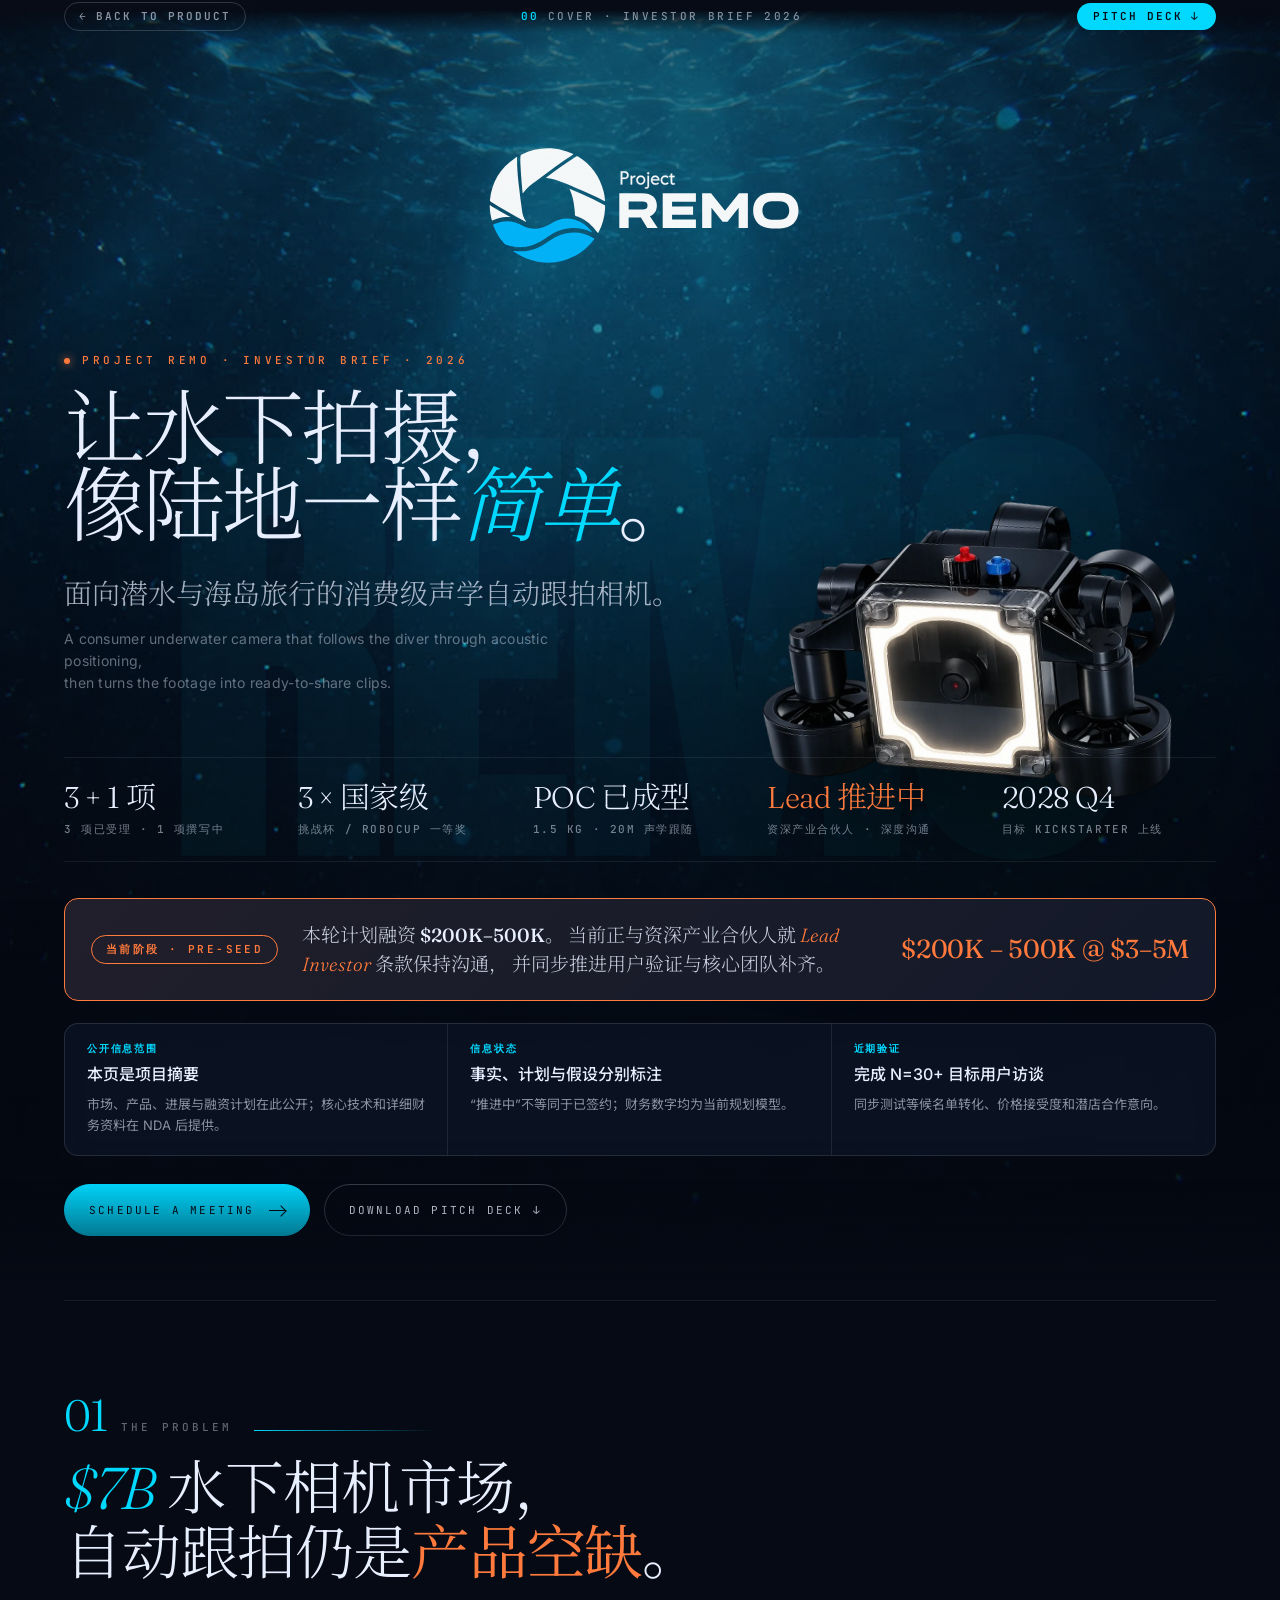
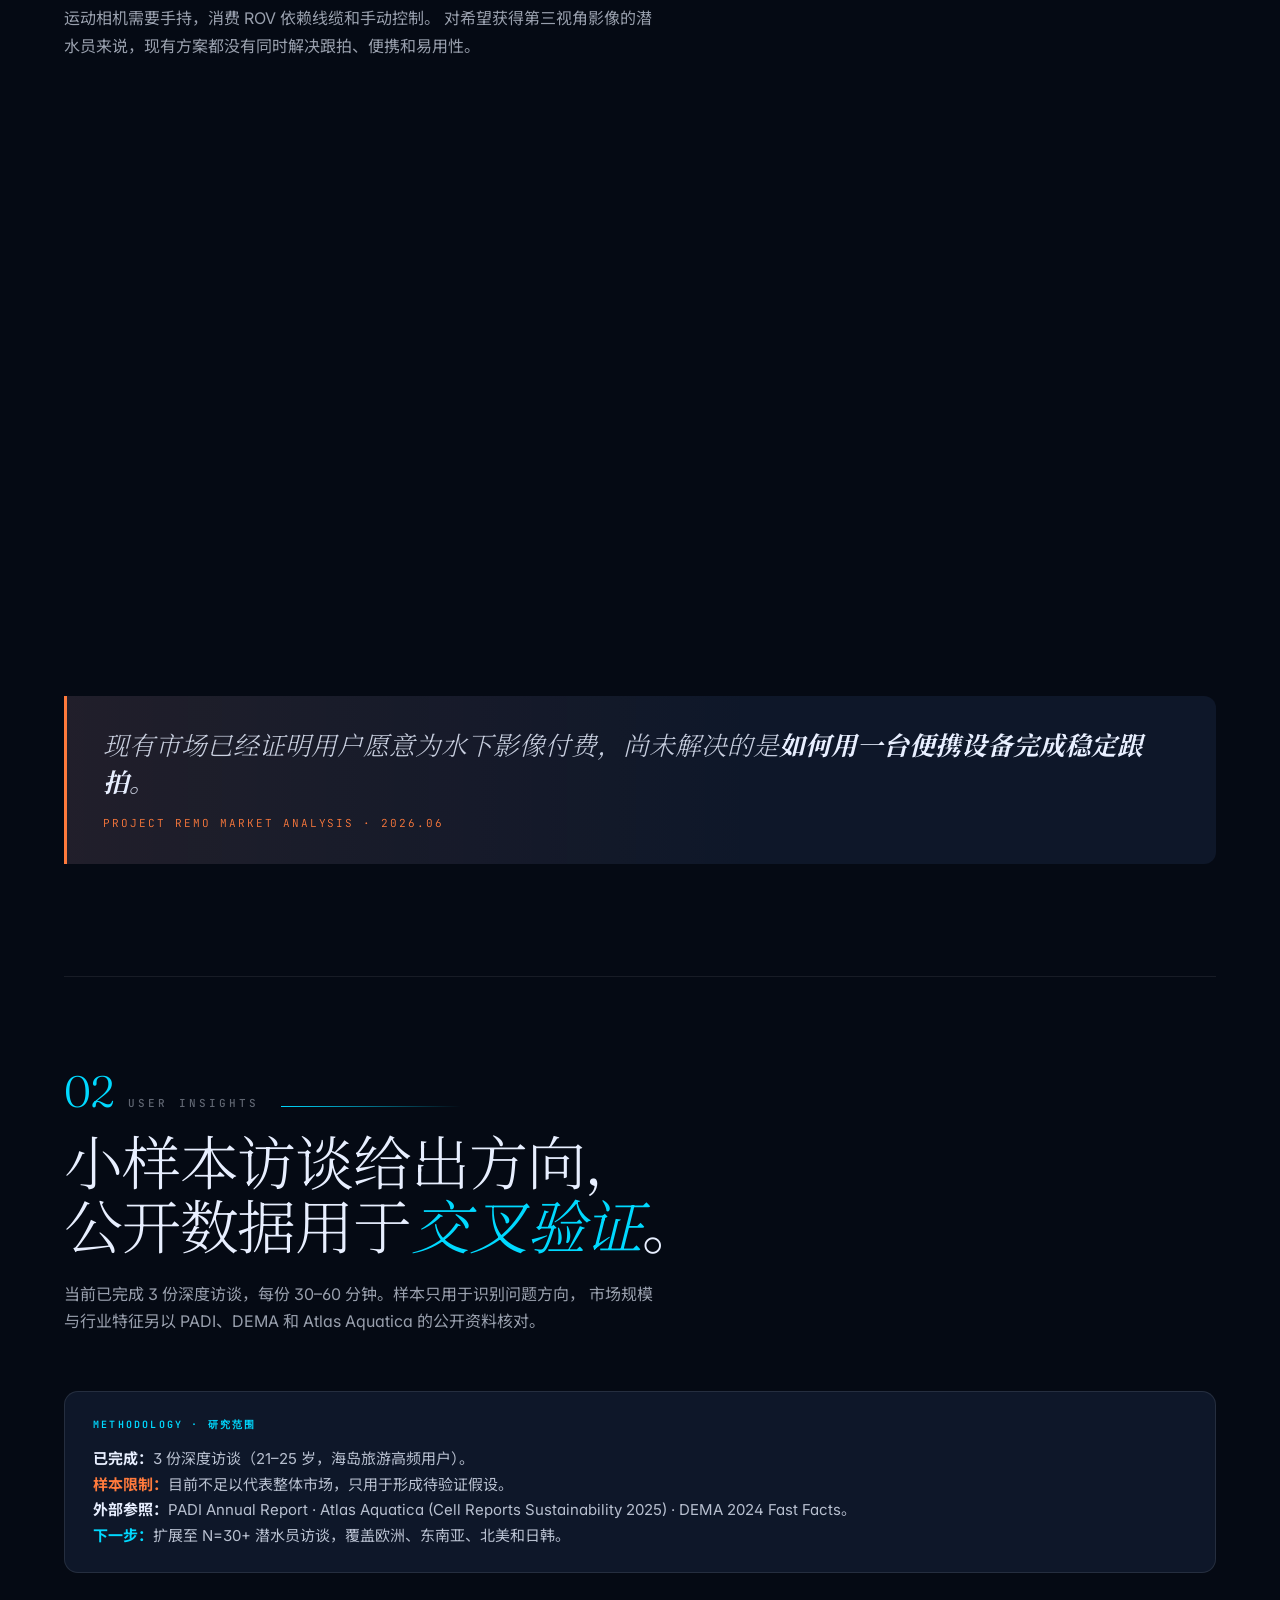
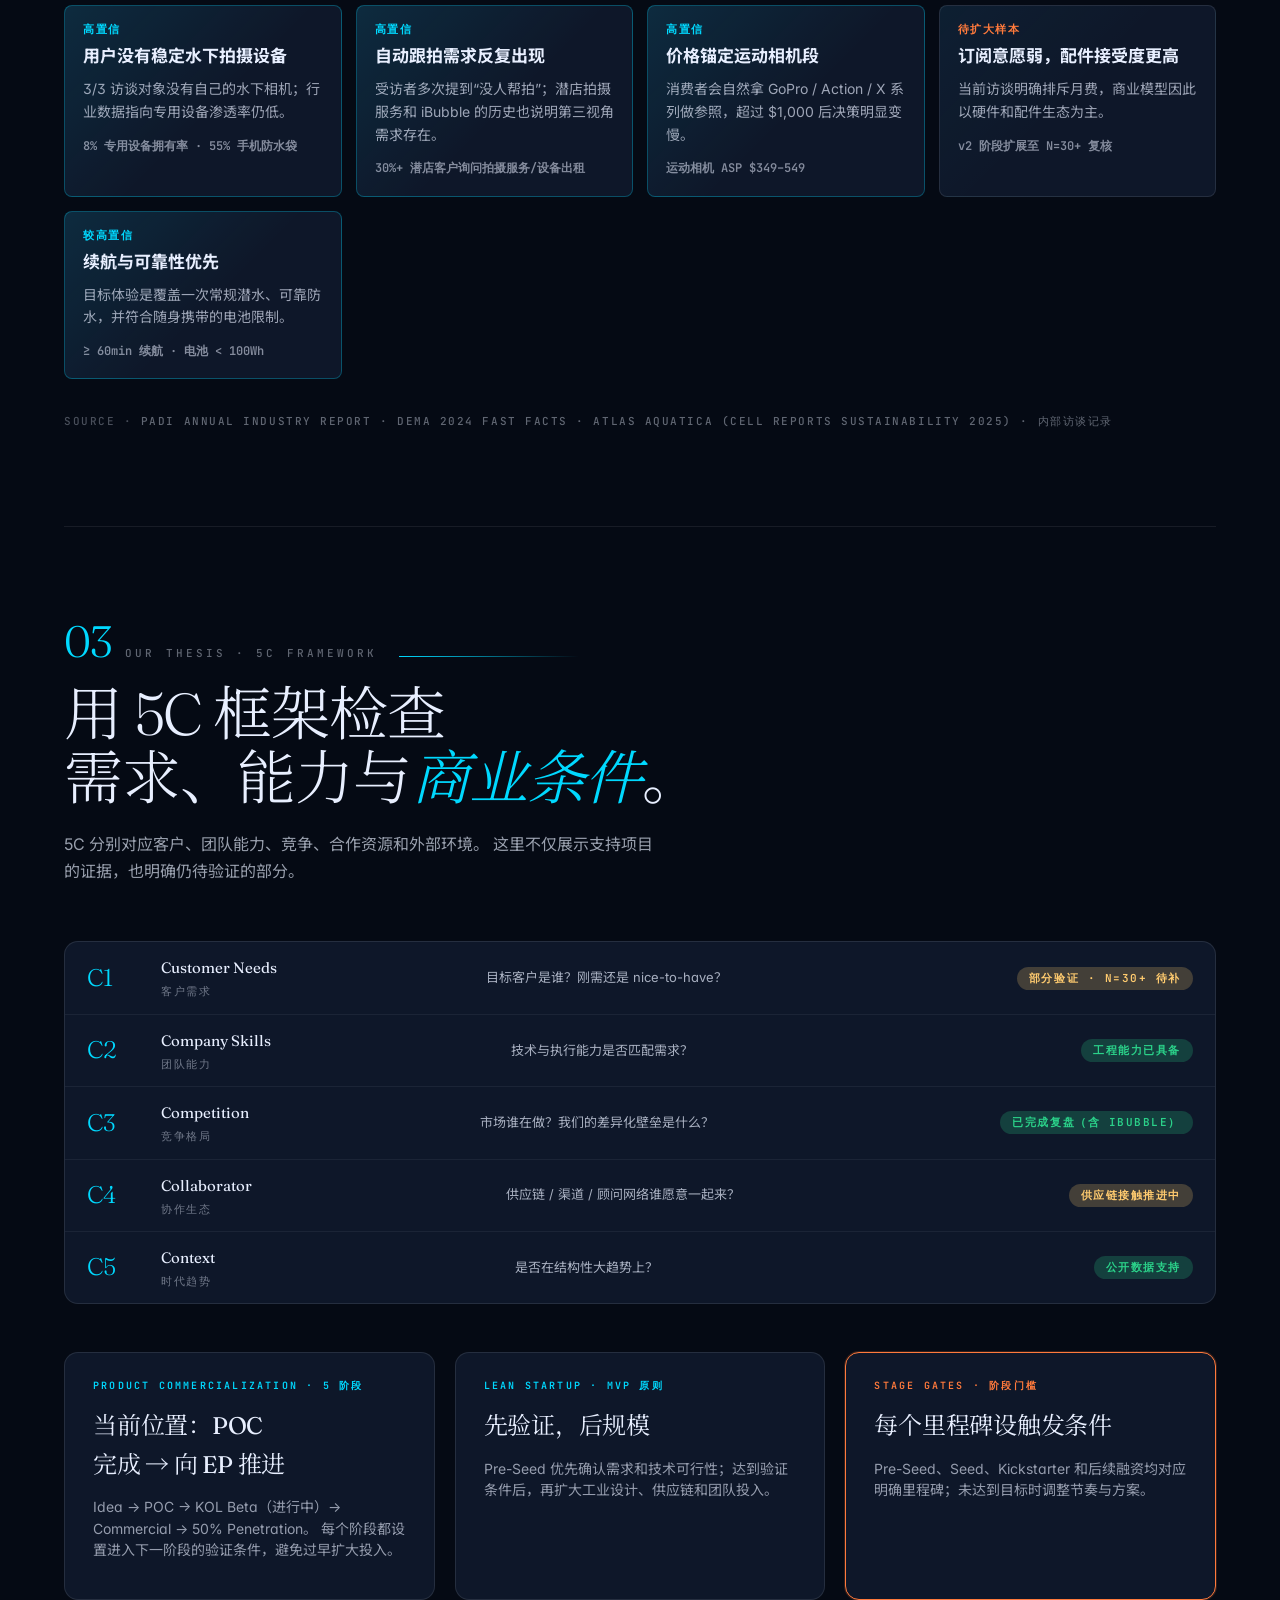
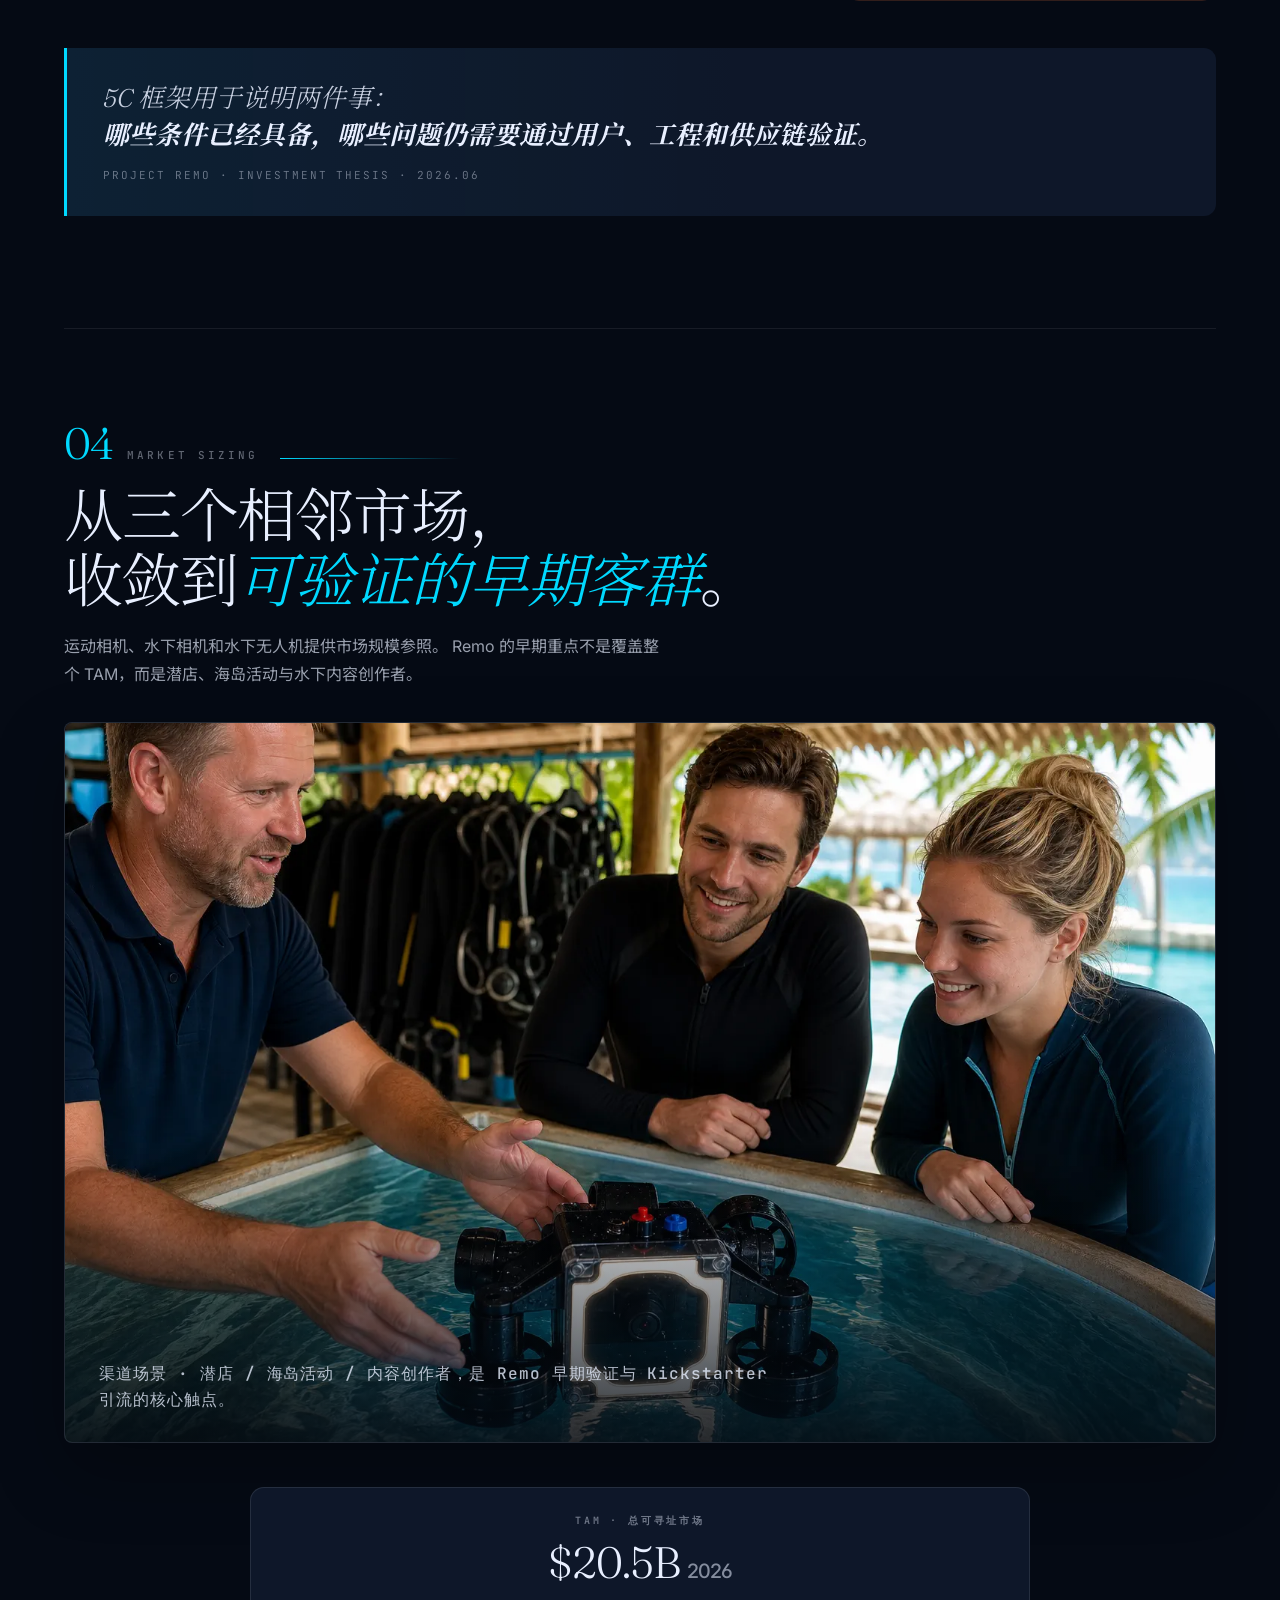
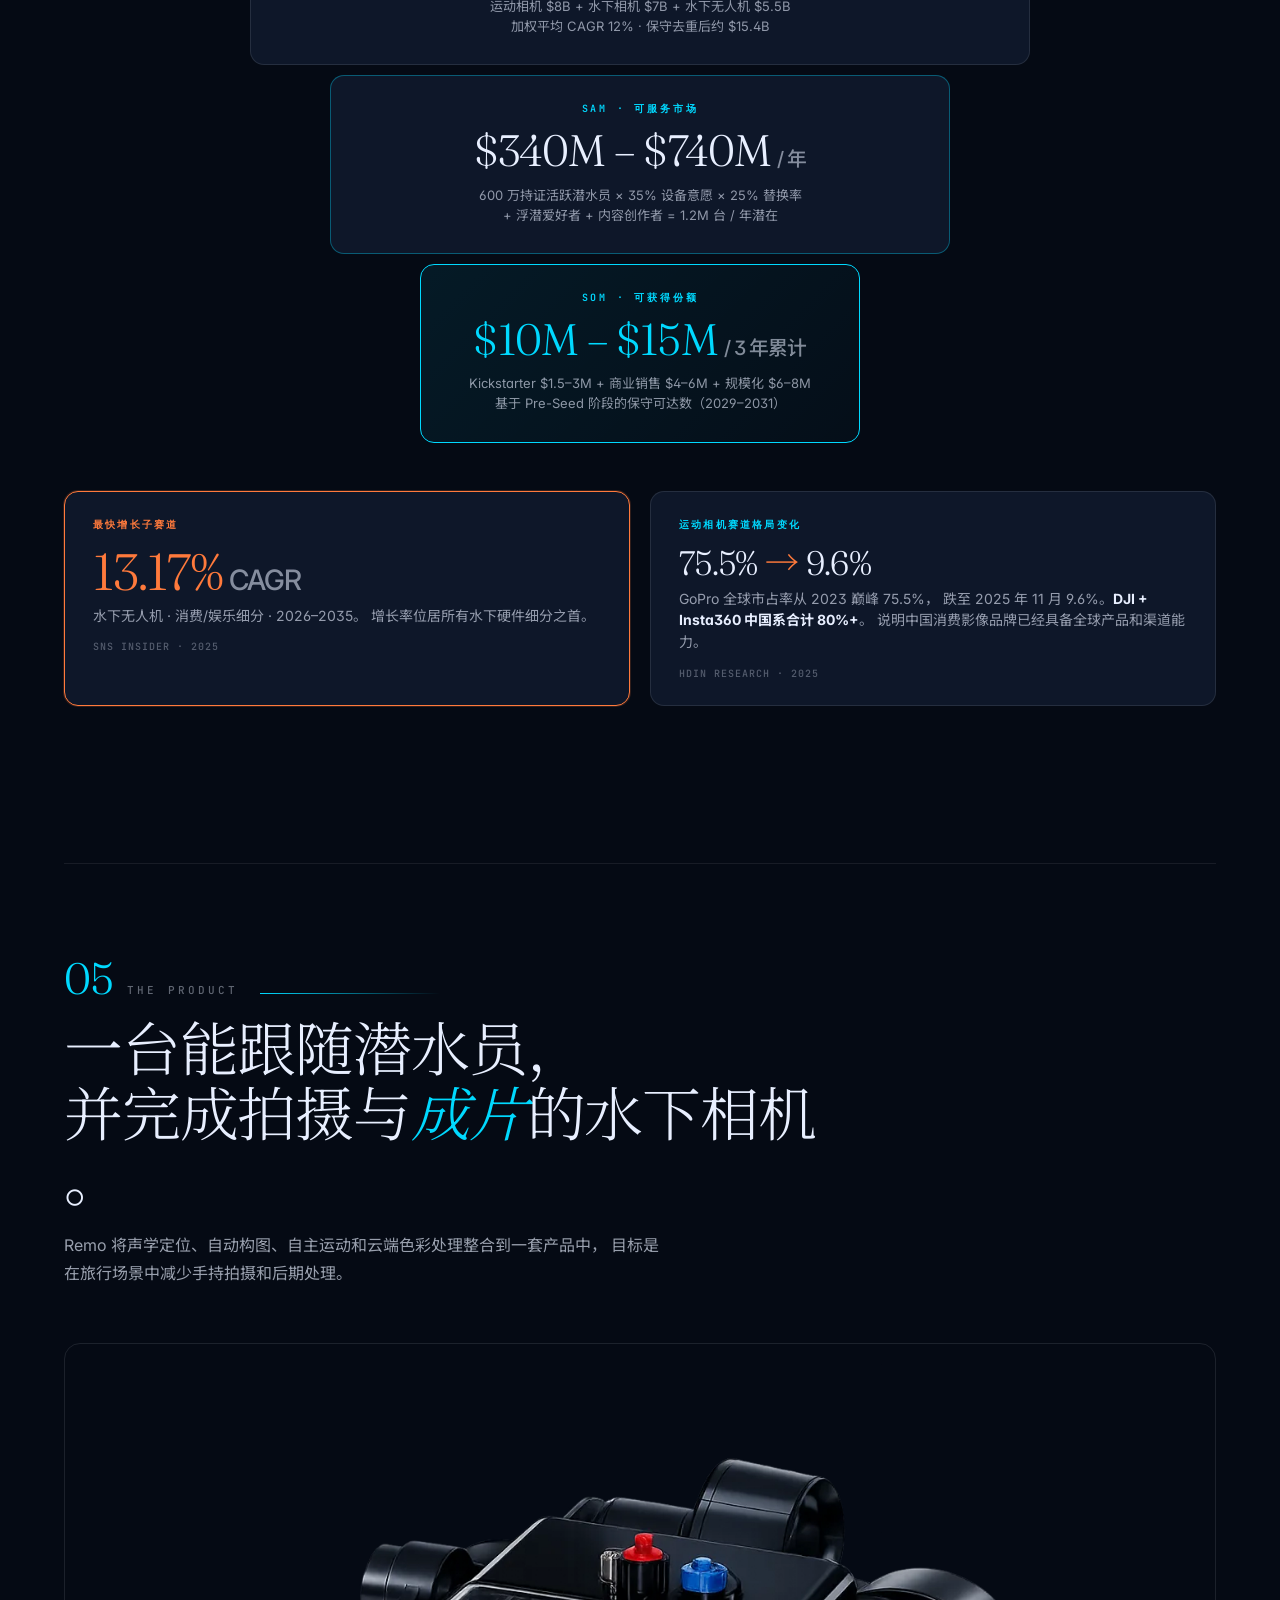
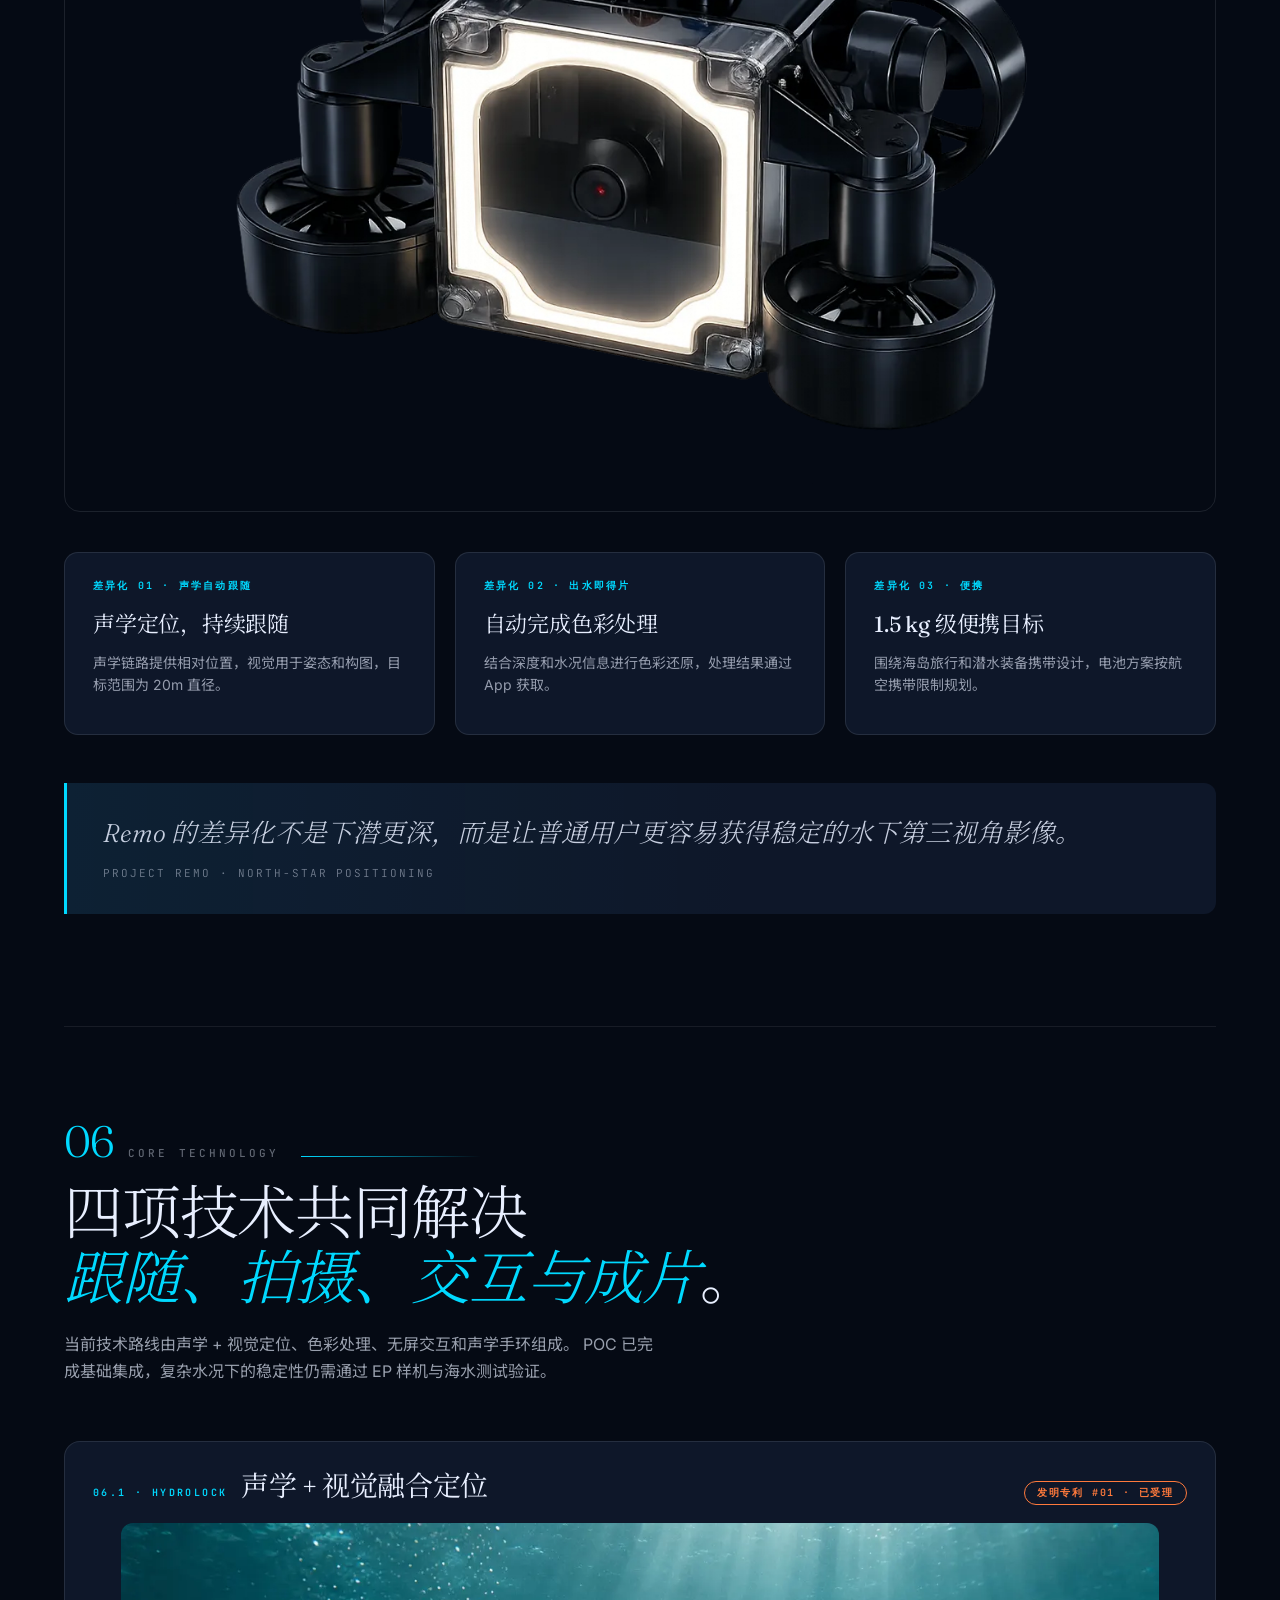
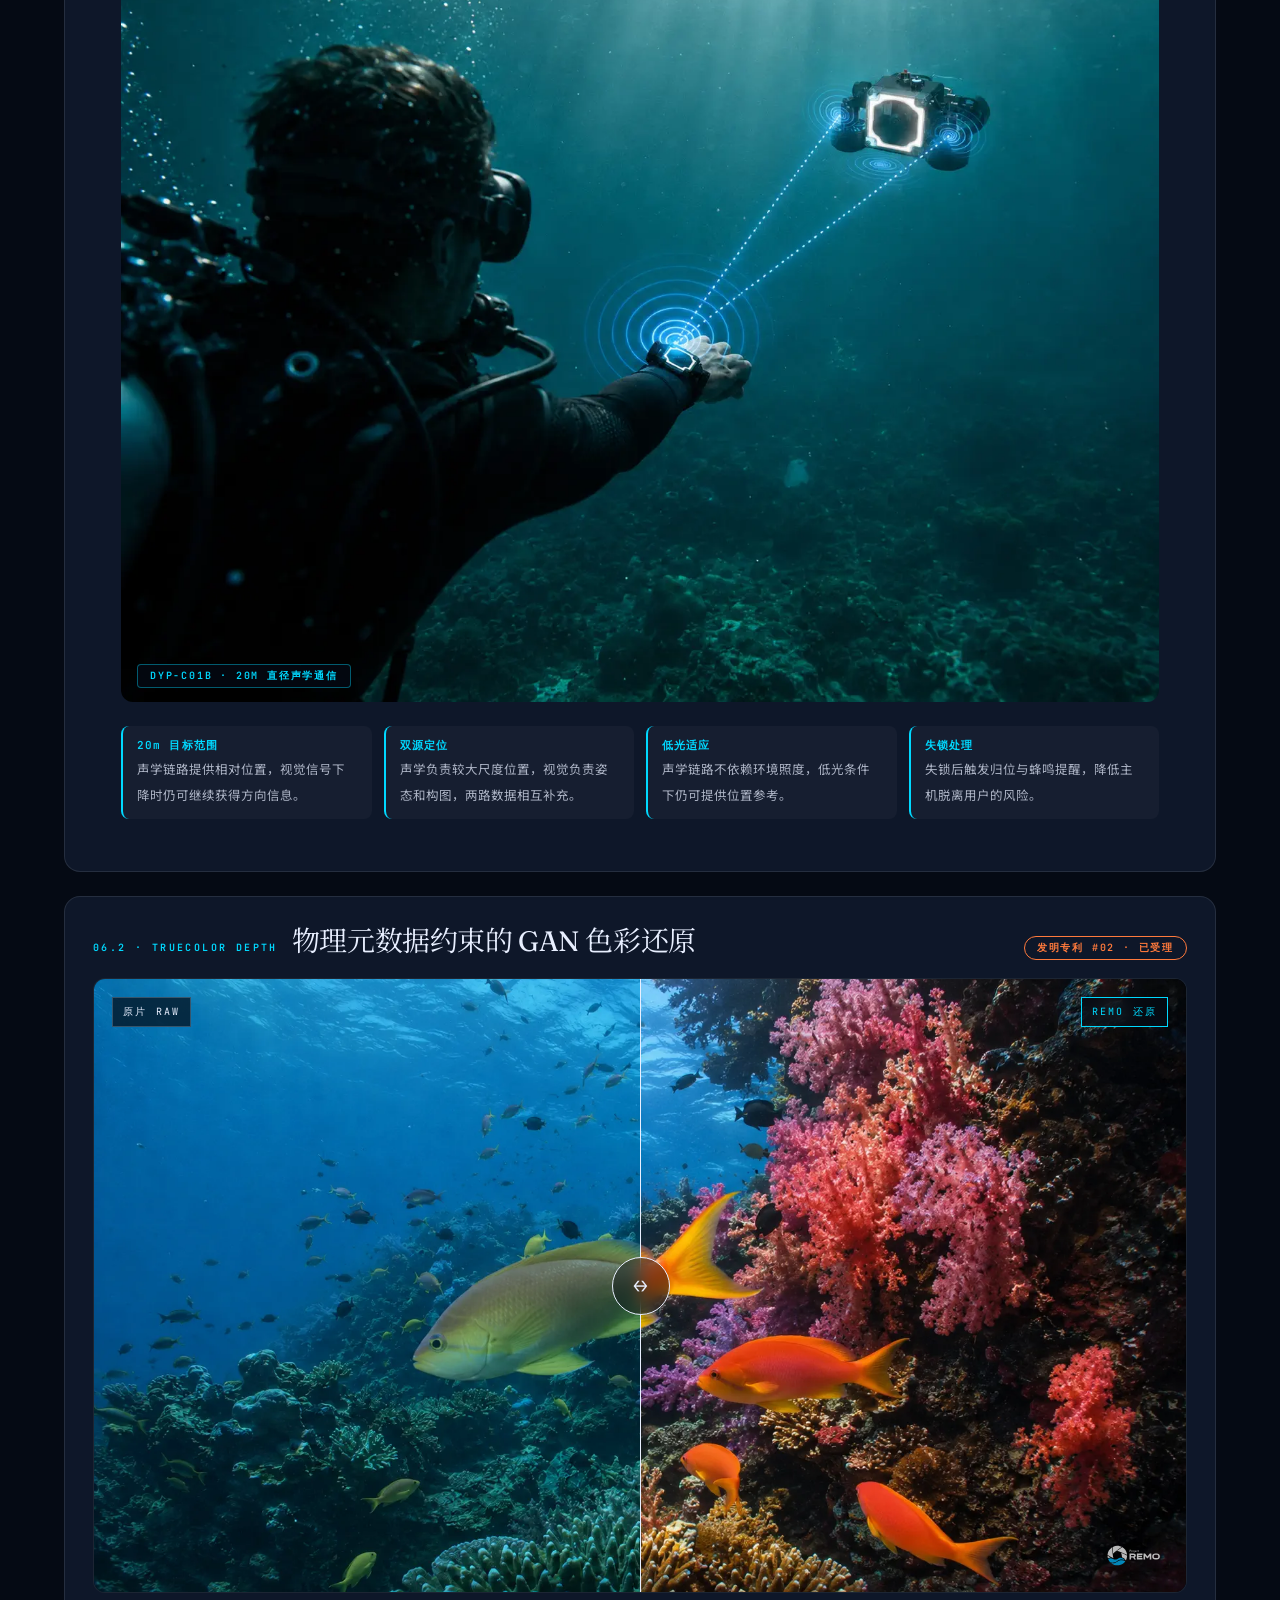
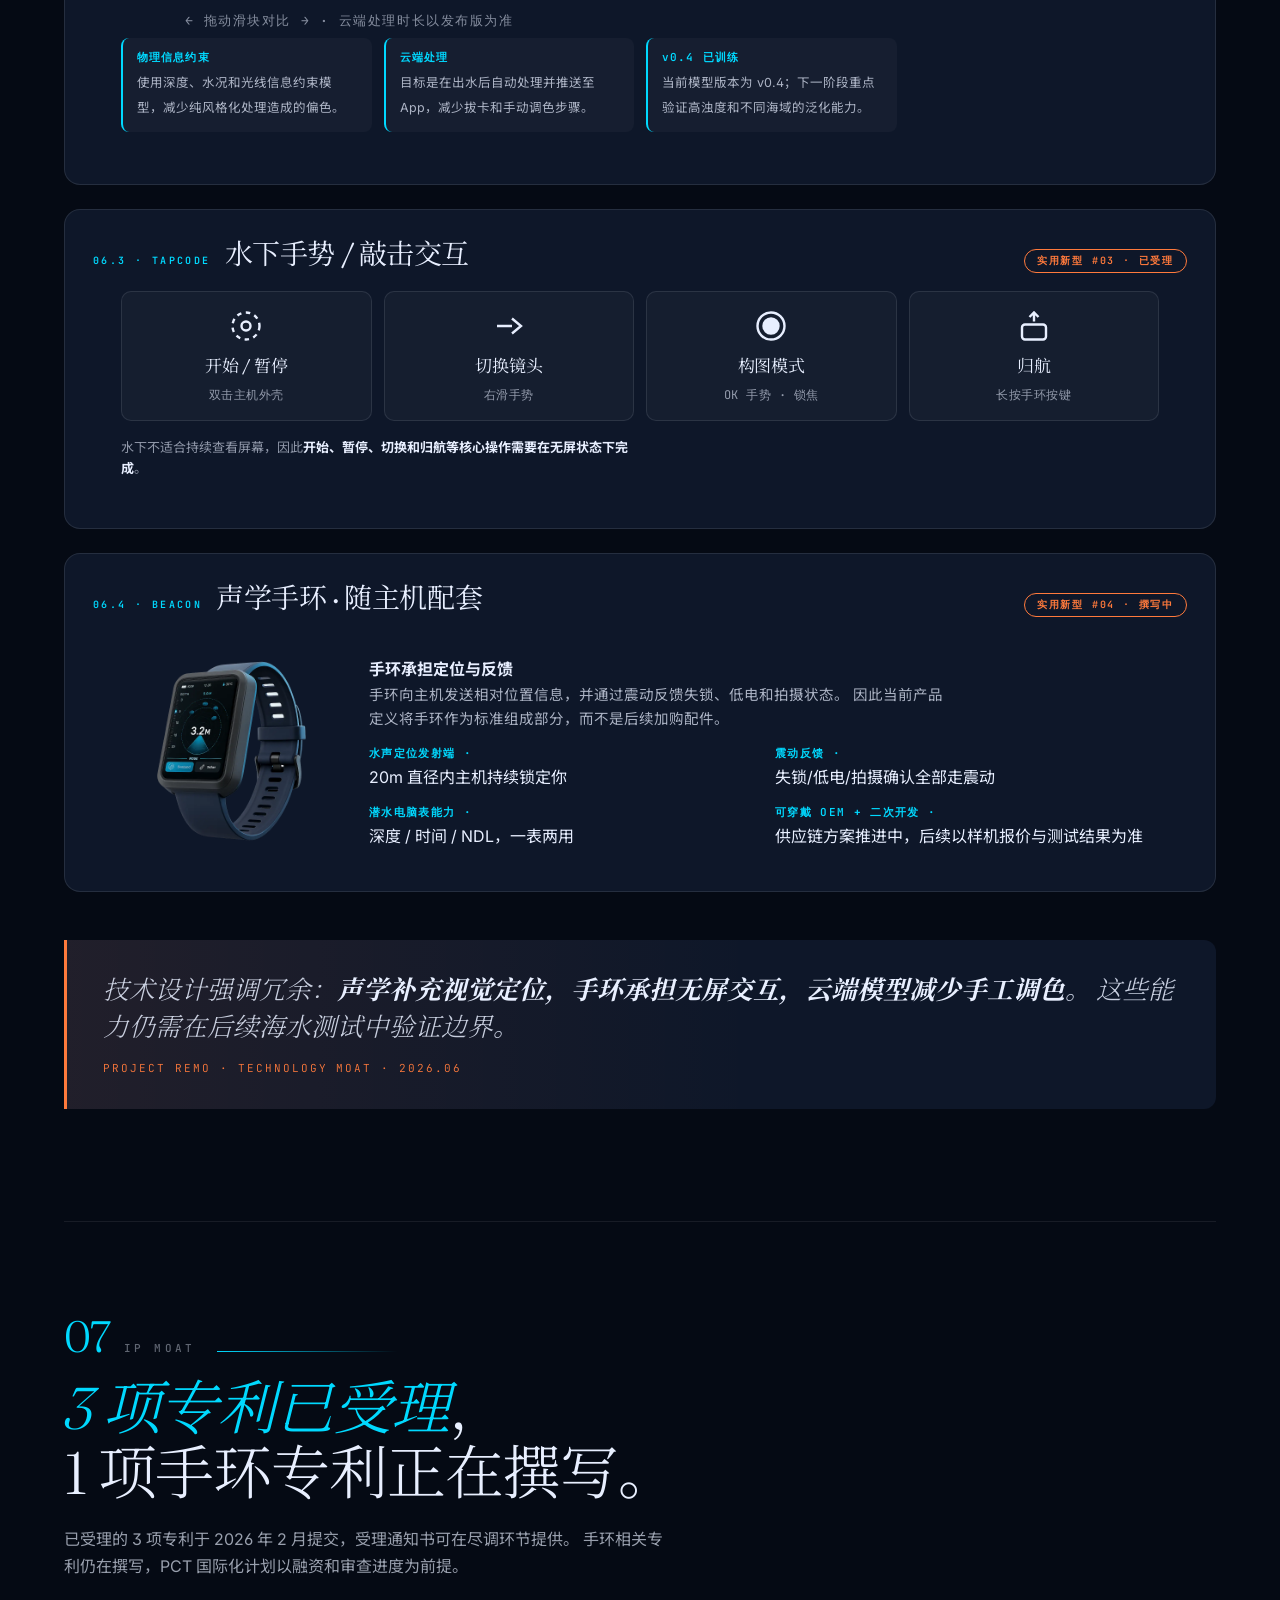
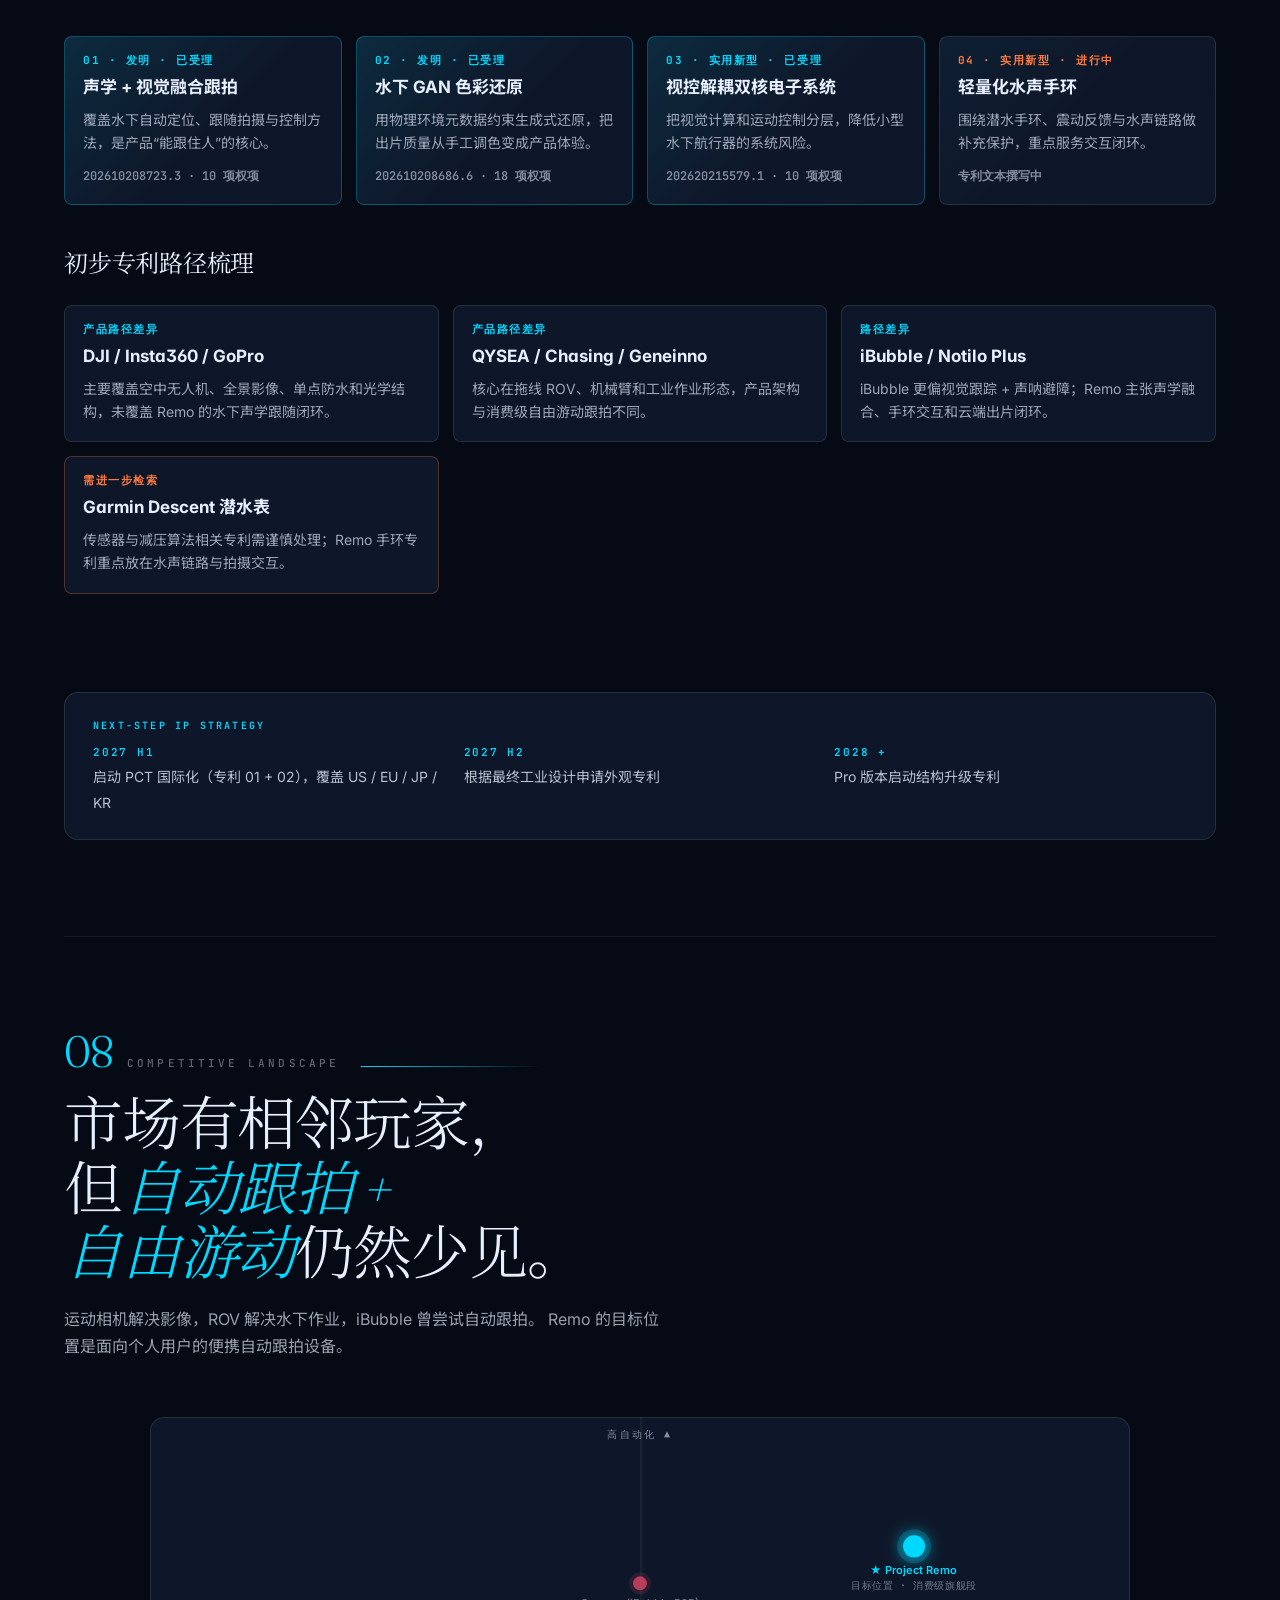
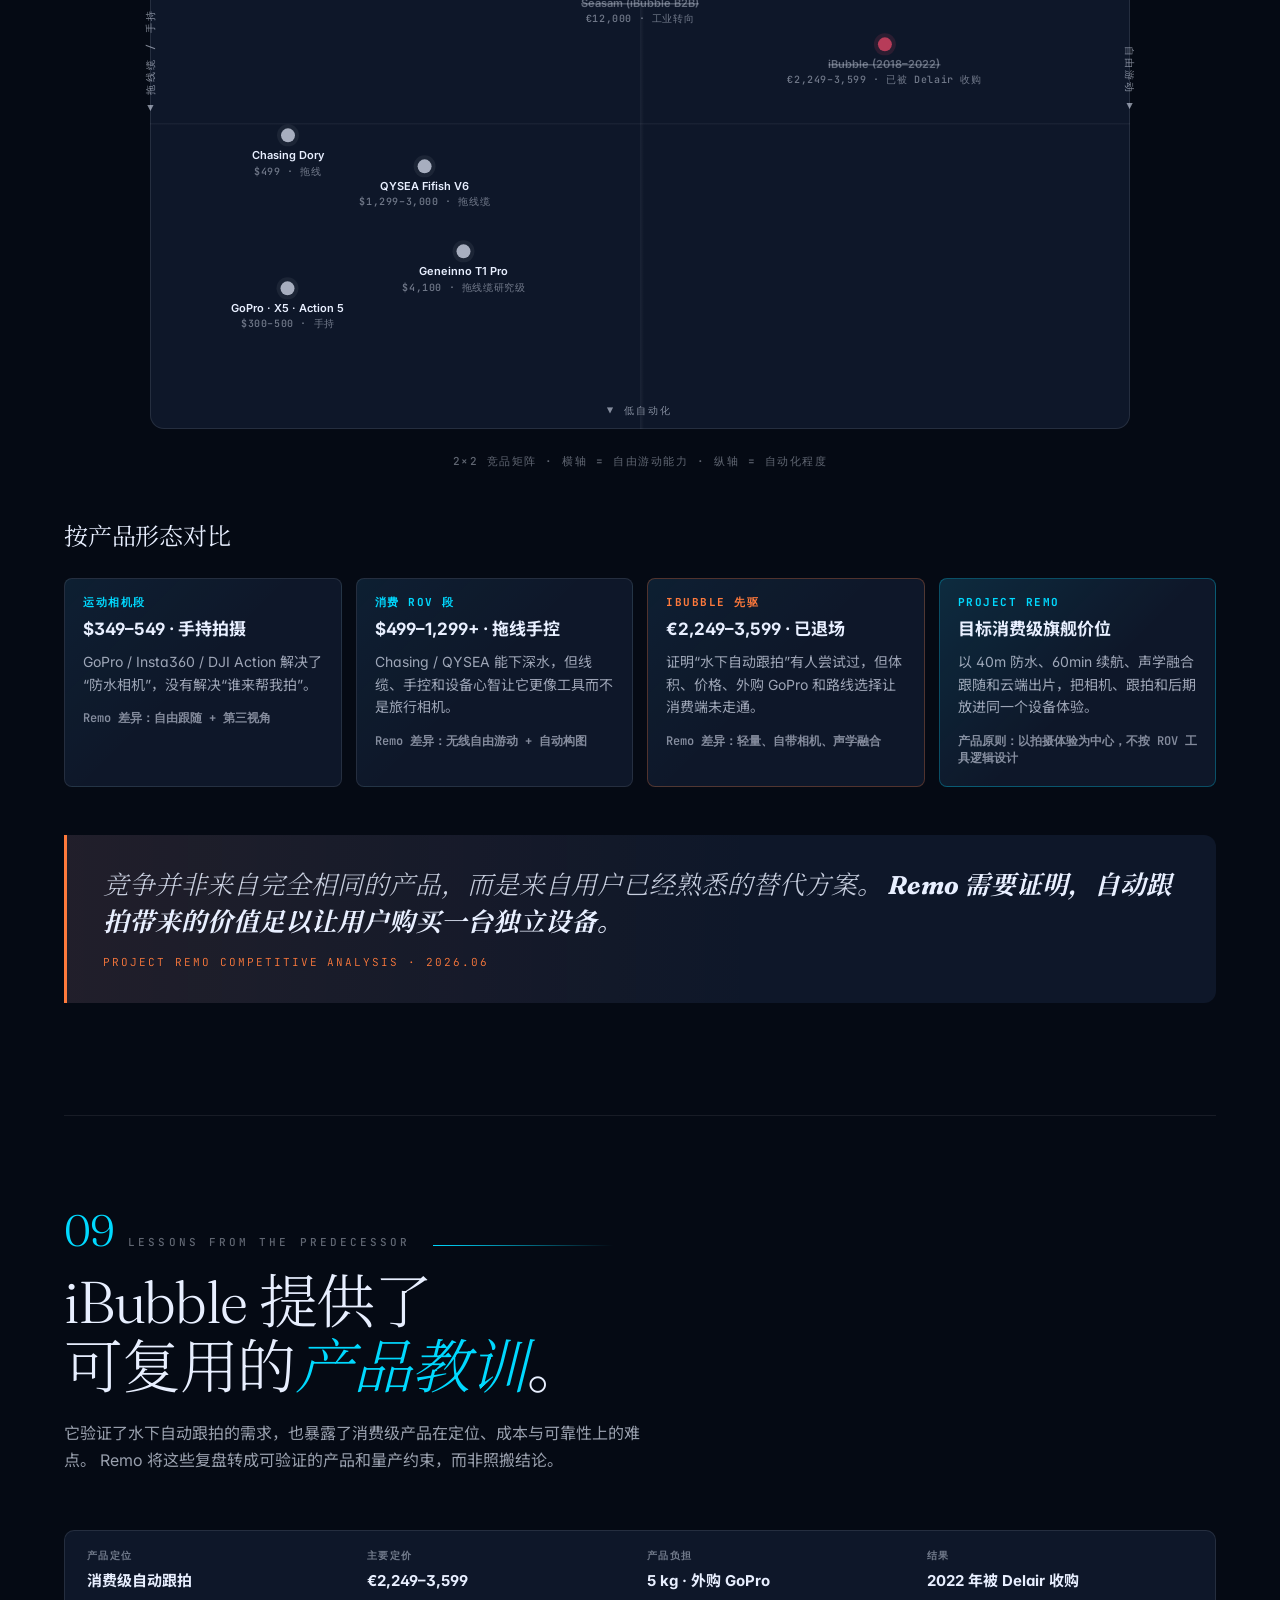
<file: for-investors/index.html>
<!doctype html>
<html lang="zh-CN">
<head>
<meta charset="utf-8">
<meta name="viewport" content="width=device-width, initial-scale=1">
<meta name="theme-color" content="#050a14">
<title>Project Remo · 投资人介绍 · Pre-Seed 2026</title>
<meta name="description" content="Project Remo 投资人页 · 消费级水下自动跟拍相机 · Pre-Seed $200K-500K · 产业合伙人深度沟通中 · 2028 Kickstarter 目标">

<link rel="icon" type="image/svg+xml" sizes="any" href="../Logo/SVG/05-mark-black.svg">
<link rel="icon" type="image/png" sizes="192x192" href="../Logo/3x/05-mark-black@3x.png">
<link rel="apple-touch-icon" href="../Logo/3x/02-mark-color@3x.png">

<meta property="og:title" content="Project Remo · Investor Brief · Pre-Seed 2026">
<meta property="og:description" content="A new product category — consumer underwater follow-cam. Pre-Seed planning, market validation, and industrial partner conversations in progress.">
<meta property="og:image" content="../Logo/3x/01-lockup-color@3x.png">
<meta property="og:type" content="website">
<meta property="og:url" content="https://lumishadevoyager.github.io/Project-Remo-Web-v2/for-investors/">

<link rel="preconnect" href="https://fonts.googleapis.com">
<link rel="preconnect" href="https://fonts.gstatic.com" crossorigin>
<link href="https://fonts.googleapis.com/css2?family=Anton&family=Fraunces:ital,opsz,wght,SOFT,WONK@0,9..144,300..900,30..100,0..1;1,9..144,300..900,30..100,0..1&family=Inter:wght@300;400;500;600;800&family=JetBrains+Mono:wght@400;500;600;700&family=Noto+Sans+SC:wght@300;400;500;700&family=Noto+Serif+SC:wght@300;400;500;700&display=swap" rel="stylesheet">

<link rel="stylesheet" href="../site.css?v=v2-13">
  <link rel="stylesheet" href="../investors.css?v=inv-16">
</head>
<body>

<!-- ─────────────────────────────────────────────────────────────
     INVESTOR TOPBAR · ← Back / chapter readout / Deck CTA
     ───────────────────────────────────────────────────────────── -->
<header class="topbar investor-bar" id="topbar">
  <a class="back-link" href="../">
    <span class="arrow-l">←</span>
    <span>Back to Product</span>
  </a>
  <div class="chapter-now" id="chapter-now">
    <b>00</b><span>Project Remo · Investor Brief</span>
  </div>
  <a class="deck-cta" href="mailto:lumishadev4yang@gmail.com?subject=Project%20Remo%20%C2%B7%20Pitch%20Deck%20Request">
    Pitch Deck <span>↓</span>
  </a>
</header>

<!-- ─────────────────────────────────────────────────────────────
     STICKY CHAPTER RAIL · 右侧悬浮 · 紧凑点列 + 悬停展开
     17 chapters (was 18) — Section 17 mentor deleted; 5C 前置
     ───────────────────────────────────────────────────────────── -->
<nav class="chapter-rail" id="chapter-rail" aria-label="chapter navigation">
  <a href="#cover"     data-num="00"><span class="dot"></span><span class="label"><span class="num">00</span>Cover</span></a>
  <a href="#problem"   data-num="01"><span class="dot"></span><span class="label"><span class="num">01</span>Problem</span></a>
  <a href="#insights"  data-num="02"><span class="dot"></span><span class="label"><span class="num">02</span>Insights</span></a>
  <a href="#thesis"    data-num="03"><span class="dot"></span><span class="label"><span class="num">03</span>Thesis · 5C</span></a>
  <a href="#market"    data-num="04"><span class="dot"></span><span class="label"><span class="num">04</span>Market</span></a>
  <a href="#product"   data-num="05"><span class="dot"></span><span class="label"><span class="num">05</span>Product</span></a>
  <a href="#tech"      data-num="06"><span class="dot"></span><span class="label"><span class="num">06</span>Technology</span></a>
  <a href="#ip"        data-num="07"><span class="dot"></span><span class="label"><span class="num">07</span>IP Moat</span></a>
  <a href="#compete"   data-num="08"><span class="dot"></span><span class="label"><span class="num">08</span>Competition</span></a>
  <a href="#ibubble"   data-num="09"><span class="dot"></span><span class="label"><span class="num">09</span>iBubble</span></a>
  <a href="#business"  data-num="10"><span class="dot"></span><span class="label"><span class="num">10</span>Business</span></a>
  <a href="#gtm"       data-num="11"><span class="dot"></span><span class="label"><span class="num">11</span>GTM</span></a>
  <a href="#traction"  data-num="12"><span class="dot"></span><span class="label"><span class="num">12</span>Traction</span></a>
  <a href="#financial" data-num="13"><span class="dot"></span><span class="label"><span class="num">13</span>Financial</span></a>
  <a href="#ask"       data-num="14"><span class="dot"></span><span class="label"><span class="num">14</span>The Ask</span></a>
  <a href="#team"      data-num="15"><span class="dot"></span><span class="label"><span class="num">15</span>Team</span></a>
  <a href="#closing"   data-num="16"><span class="dot"></span><span class="label"><span class="num">16</span>Closing</span></a>
</nav>

<main>

<!-- ═══════════════════════════════════════════════════════════════════
     SECTION 1 · COVER HERO
     ═══════════════════════════════════════════════════════════════════ -->
<section class="inv-cover wrap" id="cover" data-chapter="00" data-chapter-name="Cover · Investor Brief 2026">
  <div class="wordmark-bg" aria-hidden="true">REMO</div>

  <!-- 顶部居中 Logo Lockup -->
  <div class="inv-cover-toplogo">
    <img class="inv-hero-logo" src="../Logo/SVG/03-lockup-white.svg"
         alt="Project Remo"
         onerror="this.onerror=null;this.src='../Logo/3x/03-lockup-white@3x.png';">
  </div>

  <!-- 游动特效 Hero 主图 —— 位置/比例参照消费者页 .hero-product -->
  <div class="inv-hero-product" aria-hidden="true">
    <picture>
      <source type="image/webp" srcset="../Image/Hero主体图.webp">
      <img src="../Image/Hero主体图.png"
           alt=""
           decoding="async"
           fetchpriority="high">
    </picture>
  </div>

  <div class="cover-headline">
    <div class="cover-headline-text">
      <p class="cover-eyebrow"><span class="dot"></span>Project Remo · Investor Brief · 2026</p>
      <h1>
        让水下拍摄，<br>
        像陆地一样<em>简单</em>。
      </h1>
      <p class="cover-sub">
        面向潜水与海岛旅行的消费级声学自动跟拍相机。
      </p>
      <p class="cover-sub-en">
        A consumer underwater camera that follows the diver through acoustic positioning,<br>
        then turns the footage into ready-to-share clips.
      </p>
    </div>
  </div>

  <div class="cover-metrics">
    <div class="metric">
      <div class="v">3 + 1 项</div>
      <div class="k">3 项已受理 · 1 项撰写中</div>
    </div>
    <div class="metric">
      <div class="v">3 × 国家级</div>
      <div class="k">挑战杯 / RoboCup 一等奖</div>
    </div>
    <div class="metric">
      <div class="v">POC 已成型</div>
      <div class="k">1.5 kg · 20m 声学跟随</div>
    </div>
    <div class="metric hl">
      <div class="v">Lead 推进中</div>
      <div class="k">资深产业合伙人 · 深度沟通</div>
    </div>
    <div class="metric">
      <div class="v">2028 Q4</div>
      <div class="k">目标 Kickstarter 上线</div>
    </div>
  </div>

  <div>
    <div class="stage-banner">
      <span class="stage-tag">当前阶段 · Pre-Seed</span>
      <div class="stage-copy">
        本轮计划融资 <b>$200K–500K</b>。
        当前正与资深产业合伙人就 <em>Lead Investor</em> 条款保持沟通，
        并同步推进用户验证与核心团队补齐。
      </div>
      <div class="stage-amt">$200K&nbsp;–&nbsp;500K&nbsp;@&nbsp;$3–5M</div>
    </div>

    <div class="investor-disclosure-grid">
      <div>
        <span>公开信息范围</span>
        <strong>本页是项目摘要</strong>
        <p>市场、产品、进展与融资计划在此公开；核心技术和详细财务资料在 NDA 后提供。</p>
      </div>
      <div>
        <span>信息状态</span>
        <strong>事实、计划与假设分别标注</strong>
        <p>“推进中”不等同于已签约；财务数字均为当前规划模型。</p>
      </div>
      <div>
        <span>近期验证</span>
        <strong>完成 N=30+ 目标用户访谈</strong>
        <p>同步测试等候名单转化、价格接受度和潜店合作意向。</p>
      </div>
    </div>

    <div class="cover-actions">
      <a class="btn primary" href="mailto:lumishadev4yang@gmail.com?subject=Project%20Remo%20%C2%B7%20Pre-Seed%20Meeting">
        <span>Schedule a Meeting</span><span class="arrow"></span>
      </a>
      <a class="btn" href="mailto:lumishadev4yang@gmail.com?subject=Project%20Remo%20%C2%B7%20Pitch%20Deck">
        <span>Download Pitch Deck ↓</span>
      </a>
    </div>
  </div>
</section>

<!-- ═══════════════════════════════════════════════════════════════════
     SECTION 2 · THE PROBLEM
     ═══════════════════════════════════════════════════════════════════ -->
<section class="inv-sec wrap" id="problem" data-chapter="01" data-chapter-name="The Problem">
  <header class="inv-head reveal">
    <span class="crumb"><b>01</b>The Problem<span class="crumb-progress"></span></span>
    <h2><em>$7B</em> 水下相机市场，<br>自动跟拍仍是<strong>产品空缺</strong>。</h2>
    <p class="inv-lead">
      运动相机需要手持，消费 ROV 依赖线缆和手动控制。
      对希望获得第三视角影像的潜水员来说，现有方案都没有同时解决跟拍、便携和易用性。
    </p>
  </header>

  <div class="dc-grid-3 reveal">
    <div class="dc">
      <div class="dc-tag">市场体量 · GLOBAL</div>
      <div class="dc-num">$7B<span class="unit">2026</span></div>
      <p class="dc-sub">
        全球水下相机市场，CAGR 11.2%（2026–2030），
        2030 年预测达 $11.1B。
      </p>
      <div class="dc-src">The Business Research Company · 2025</div>
    </div>

    <div class="dc">
      <div class="dc-tag">人群体量 · ACTIVE DIVERS</div>
      <div class="dc-num">9–14M<span class="unit">人 / 年</span></div>
      <p class="dc-sub">
        全球年活跃娱乐潜水员，对应 $8.5–20.4B 潜水产业经济规模，
        12.4 万跨 170 国的从业岗位。
      </p>
      <div class="dc-src">Cell Reports Sustainability · 2025 (UCSD + UBC + SFU)</div>
    </div>

    <div class="dc hl">
      <div class="dc-tag">设备渗透率 · ADOPTION</div>
      <div class="dc-num">8%</div>
      <p class="dc-sub">
        全球潜水员中专用水下设备拥有率仍低，
        手机 + 防水袋仍是常见的替代方案。
        <b style="color:var(--alert-orange)">拍摄需求存在，但产品渗透率有限。</b>
      </p>
      <div class="dc-src">PADI + DEMA Fast Facts · 2024</div>
    </div>
  </div>

  <div class="gap-lg reveal">
    <h3 class="inv-sub-h3">现有方案分别解决了什么</h3>
    <div class="gap-cards">
      <article class="gap-card">
        <span>运动相机</span>
        <b>画质成熟，需要手持</b>
        <p>GoPro / Insta360 / DJI Action 具备成熟影像能力，但水下第三视角仍依赖同伴或自拍杆。</p>
        <em>10–20m 裸机 · 第三视角缺失</em>
      </article>
      <article class="gap-card">
        <span>消费 ROV</span>
        <b>深度更强，依赖线缆</b>
        <p>Chasing / QYSEA 能覆盖更深水域，但线缆和手控逻辑不适合自由游动跟拍。</p>
        <em>15–100m · 线缆限制行动</em>
      </article>
      <article class="gap-card">
        <span>手机防水袋</span>
        <b>成本低，体验不稳定</b>
        <p>适合临时记录，但存在进水风险、色彩偏差和水下操作受限等问题。</p>
        <em>55% 用户仍在将就</em>
      </article>
      <article class="gap-card">
        <span>水下摄影师</span>
        <b>效果可控，服务成本高</b>
        <p>海岛旅拍服务能够提供第三视角，但预约和人力成本限制了覆盖范围。</p>
        <em>$40–80 / 小时</em>
      </article>
    </div>
  </div>

  <div class="callout warn">
    现有市场已经证明用户愿意为水下影像付费，尚未解决的是<b style="color:var(--light)">如何用一台便携设备完成稳定跟拍</b>。
    <cite>Project Remo Market Analysis · 2026.06</cite>
  </div>
</section>

<!-- ═══════════════════════════════════════════════════════════════════
     SECTION 3 · USER INSIGHTS
     ═══════════════════════════════════════════════════════════════════ -->
<section class="inv-sec wrap" id="insights" data-chapter="02" data-chapter-name="User Insights">
  <header class="inv-head reveal">
    <span class="crumb"><b>02</b>User Insights<span class="crumb-progress"></span></span>
    <h2>小样本访谈给出方向，<br>公开数据用于<em>交叉验证</em>。</h2>
    <p class="inv-lead">
      当前已完成 3 份深度访谈，每份 30–60 分钟。样本只用于识别问题方向，
      市场规模与行业特征另以 PADI、DEMA 和 Atlas Aquatica 的公开资料核对。
    </p>
  </header>

  <div class="dc reveal" style="margin-bottom:32px;">
    <div class="dc-tag">METHODOLOGY · 研究范围</div>
    <p class="dc-sub" style="margin:0;font-size:15px;line-height:1.7;color:rgba(232,239,255,0.78);">
      <b style="color:var(--light)">已完成：</b>3 份深度访谈（21–25 岁，海岛旅游高频用户）。<br>
      <b style="color:var(--alert-orange)">样本限制：</b>目前不足以代表整体市场，只用于形成待验证假设。<br>
      <b style="color:var(--light)">外部参照：</b>PADI Annual Report · Atlas Aquatica (Cell Reports Sustainability 2025) ·
      DEMA 2024 Fast Facts。<br>
      <b style="color:var(--accent)">下一步：</b>扩展至 N=30+ 潜水员访谈，覆盖欧洲、东南亚、北美和日韩。
    </p>
  </div>

  <div class="evidence-grid reveal">
    <article class="evidence-card high">
      <span>高置信</span>
      <b>用户没有稳定水下拍摄设备</b>
      <p>3/3 访谈对象没有自己的水下相机；行业数据指向专用设备渗透率仍低。</p>
      <em>8% 专用设备拥有率 · 55% 手机防水袋</em>
    </article>
    <article class="evidence-card high">
      <span>高置信</span>
      <b>自动跟拍需求反复出现</b>
      <p>受访者多次提到“没人帮拍”；潜店拍摄服务和 iBubble 的历史也说明第三视角需求存在。</p>
      <em>30%+ 潜店客户询问拍摄服务/设备出租</em>
    </article>
    <article class="evidence-card high">
      <span>高置信</span>
      <b>价格锚定运动相机段</b>
      <p>消费者会自然拿 GoPro / Action / X 系列做参照，超过 $1,000 后决策明显变慢。</p>
      <em>运动相机 ASP $349–549</em>
    </article>
    <article class="evidence-card mid">
      <span>待扩大样本</span>
      <b>订阅意愿弱，配件接受度更高</b>
      <p>当前访谈明确排斥月费，商业模型因此以硬件和配件生态为主。</p>
      <em>v2 阶段扩展至 N=30+ 复核</em>
    </article>
    <article class="evidence-card high">
      <span>较高置信</span>
      <b>续航与可靠性优先</b>
      <p>目标体验是覆盖一次常规潜水、可靠防水，并符合随身携带的电池限制。</p>
      <em>≥ 60min 续航 · 电池 &lt; 100Wh</em>
    </article>
  </div>

  <p class="inv-cap src gap-md reveal">
    PADI Annual Industry Report · DEMA 2024 Fast Facts · Atlas Aquatica (Cell Reports Sustainability 2025) · 内部访谈记录
  </p>
</section>

<!-- ═══════════════════════════════════════════════════════════════════
     SECTION 3.5 · INVESTMENT THESIS · 5C FRAMEWORK
     —— 从原 17 移过来的 5C 框架，作为「我们如何评估这次机会」
     ═══════════════════════════════════════════════════════════════════ -->
<section class="inv-sec wrap" id="thesis" data-chapter="03" data-chapter-name="Our Investment Thesis">
  <header class="inv-head reveal">
    <span class="crumb"><b>03</b>Our Thesis · 5C Framework<span class="crumb-progress"></span></span>
    <h2>用 5C 框架检查<br>需求、能力与<em>商业条件</em>。</h2>
    <p class="inv-lead">
      5C 分别对应客户、团队能力、竞争、合作资源和外部环境。
      这里不仅展示支持项目的证据，也明确仍待验证的部分。
    </p>
  </header>

  <div class="fivec slim reveal">
    <div class="fivec-row doing">
      <div class="c-id">C1</div>
      <div class="c-name">Customer Needs<small>客户需求</small></div>
      <div class="c-q">目标客户是谁？刚需还是 nice-to-have？</div>
      <div class="c-state">部分验证 · N=30+ 待补</div>
    </div>
    <div class="fivec-row done">
      <div class="c-id">C2</div>
      <div class="c-name">Company Skills<small>团队能力</small></div>
      <div class="c-q">技术与执行能力是否匹配需求？</div>
      <div class="c-state">工程能力已具备</div>
    </div>
    <div class="fivec-row done">
      <div class="c-id">C3</div>
      <div class="c-name">Competition<small>竞争格局</small></div>
      <div class="c-q">市场谁在做？我们的差异化壁垒是什么？</div>
      <div class="c-state">已完成复盘（含 iBubble）</div>
    </div>
    <div class="fivec-row doing">
      <div class="c-id">C4</div>
      <div class="c-name">Collaborator<small>协作生态</small></div>
      <div class="c-q">供应链 / 渠道 / 顾问网络谁愿意一起来？</div>
      <div class="c-state">供应链接触推进中</div>
    </div>
    <div class="fivec-row done">
      <div class="c-id">C5</div>
      <div class="c-name">Context<small>时代趋势</small></div>
      <div class="c-q">是否在结构性大趋势上？</div>
      <div class="c-state">公开数据支持</div>
    </div>
  </div>

  <div class="dc-grid-3 reveal gap-lg">
    <div class="dc">
      <div class="dc-tag">PRODUCT COMMERCIALIZATION · 5 阶段</div>
      <h3 class="inv-sub-h3" style="margin:8px 0 12px;">当前位置：POC 完成 → 向 EP 推进</h3>
      <p class="dc-sub">Idea → POC → KOL Beta（进行中）→ Commercial → 50% Penetration。
        每个阶段都设置进入下一阶段的验证条件，避免过早扩大投入。</p>
    </div>
    <div class="dc">
      <div class="dc-tag">LEAN STARTUP · MVP 原则</div>
      <h3 class="inv-sub-h3" style="margin:8px 0 12px;">先验证，后规模</h3>
      <p class="dc-sub">Pre-Seed 优先确认需求和技术可行性；达到验证条件后，再扩大工业设计、供应链和团队投入。</p>
    </div>
    <div class="dc hl">
      <div class="dc-tag">STAGE GATES · 阶段门槛</div>
      <h3 class="inv-sub-h3" style="margin:8px 0 12px;">每个里程碑设触发条件</h3>
      <p class="dc-sub">Pre-Seed、Seed、Kickstarter 和后续融资均对应明确里程碑；未达到目标时调整节奏与方案。</p>
    </div>
  </div>

  <div class="callout">
    5C 框架用于说明两件事：<br>
    <b style="color:var(--light)">哪些条件已经具备，哪些问题仍需要通过用户、工程和供应链验证。</b>
    <cite>Project Remo · Investment Thesis · 2026.06</cite>
  </div>
</section>

<!-- ═══════════════════════════════════════════════════════════════════
     SECTION 4 · MARKET · TAM / SAM / SOM
     ═══════════════════════════════════════════════════════════════════ -->
<section class="inv-sec wrap" id="market" data-chapter="04" data-chapter-name="Market Sizing">
  <header class="inv-head reveal">
    <span class="crumb"><b>04</b>Market Sizing<span class="crumb-progress"></span></span>
    <h2>从三个相邻市场，<br>收敛到<em>可验证的早期客群</em>。</h2>
    <p class="inv-lead">
      运动相机、水下相机和水下无人机提供市场规模参照。
      Remo 的早期重点不是覆盖整个 TAM，而是潜店、海岛活动与水下内容创作者。
    </p>
  </header>

  <figure class="investor-image-strip reveal">
    <img src="../Image/investor-channel.webp?v=v2-14" alt="Remo 面向潜店、海岛旅行和内容创作渠道的产品场景" loading="lazy" decoding="async">
    <figcaption>
      渠道场景 · 潜店 / 海岛活动 / 内容创作者，是 Remo 早期验证与 Kickstarter 引流的核心触点。
    </figcaption>
  </figure>

  <div class="funnel reveal">
    <div class="funnel-row tam">
      <div class="layer">TAM · 总可寻址市场</div>
      <div class="v">$20.5B<span class="unit" style="font-family:var(--body);font-weight:500;font-size:0.45em;margin-left:6px;color:rgba(232,239,255,0.55);">2026</span></div>
      <p class="desc">运动相机 $8B + 水下相机 $7B + 水下无人机 $5.5B<br>
        加权平均 CAGR 12% · 保守去重后约 $15.4B</p>
    </div>
    <div class="funnel-row sam">
      <div class="layer">SAM · 可服务市场</div>
      <div class="v">$340M – $740M<span class="unit" style="font-family:var(--body);font-weight:500;font-size:0.45em;margin-left:6px;color:rgba(232,239,255,0.55);">/ 年</span></div>
      <p class="desc">600 万持证活跃潜水员 × 35% 设备意愿 × 25% 替换率<br>
        + 浮潜爱好者 + 内容创作者 = 1.2M 台 / 年潜在</p>
    </div>
    <div class="funnel-row som">
      <div class="layer">SOM · 可获得份额</div>
      <div class="v">$10M – $15M<span class="unit" style="font-family:var(--body);font-weight:500;font-size:0.45em;margin-left:6px;color:rgba(232,239,255,0.55);">/ 3 年累计</span></div>
      <p class="desc">Kickstarter $1.5–3M + 商业销售 $4–6M + 规模化 $6–8M<br>
        基于 Pre-Seed 阶段的保守可达数（2029–2031）</p>
    </div>
  </div>

  <div class="dc-grid-2 gap-lg reveal">
    <div class="dc hl">
      <div class="dc-tag">最快增长子赛道</div>
      <div class="dc-num">13.17%<span class="unit">CAGR</span></div>
      <p class="dc-sub">水下无人机 · 消费/娱乐细分 · 2026–2035。
        增长率位居所有水下硬件细分之首。</p>
      <div class="dc-src">SNS Insider · 2025</div>
    </div>
    <div class="dc">
      <div class="dc-tag">运动相机赛道格局变化</div>
      <div class="dc-num" style="font-size:34px;">
        75.5% <span style="color:var(--alert-orange)">→</span> 9.6%
      </div>
      <p class="dc-sub">GoPro 全球市占率从 2023 巅峰 75.5%，
        跌至 2025 年 11 月 9.6%。<b style="color:var(--light)">DJI + Insta360 中国系合计 80%+</b>。
        说明中国消费影像品牌已经具备全球产品和渠道能力。</p>
      <div class="dc-src">HDIN Research · 2025</div>
    </div>
  </div>

  <p class="inv-cap src gap-md reveal">
    Grand View Research · Fortune Business Insights · TBRC · Coherent Market Insights · PADI · Atlas Aquatica (Cell Reports Sustainability 2025) · DEMA 2024 Fast Facts
  </p>
</section>

<!-- ═══════════════════════════════════════════════════════════════════
     SECTION 5 · THE PRODUCT
     ═══════════════════════════════════════════════════════════════════ -->
<section class="inv-sec wrap" id="product" data-chapter="05" data-chapter-name="The Product">
  <header class="inv-head reveal">
    <span class="crumb"><b>05</b>The Product<span class="crumb-progress"></span></span>
    <h2>一台能跟随潜水员，<br>并完成拍摄与<em>成片</em>的水下相机。</h2>
    <p class="inv-lead">
      Remo 将声学定位、自动构图、自主运动和云端色彩处理整合到一套产品中，
      目标是在旅行场景中减少手持拍摄和后期处理。
    </p>
  </header>

  <figure class="reveal" style="margin:0 auto 40px;max-width:1200px;border-radius:16px;overflow:hidden;border:1px solid var(--line-card);">
    <video muted loop playsinline
           webkit-playsinline="true"
           x5-playsinline="true"
           x5-video-player-type="h5"
           preload="metadata"
           poster="../Image/Hero主体图.webp"
           style="display:block;width:100%;height:auto;">
      <source src="../Video/V01.mp4" type="video/mp4">
    </video>
  </figure>

  <div class="dc-grid-3 reveal">
    <div class="dc">
      <div class="dc-tag">差异化 01 · 声学自动跟随</div>
      <h3 class="inv-sub-h3" style="font-size:22px;margin:0 0 10px;">声学定位，持续跟随</h3>
      <p class="dc-sub">声学链路提供相对位置，视觉用于姿态和构图，目标范围为 20m 直径。</p>
    </div>
    <div class="dc">
      <div class="dc-tag">差异化 02 · 出水即得片</div>
      <h3 class="inv-sub-h3" style="font-size:22px;margin:0 0 10px;">自动完成色彩处理</h3>
      <p class="dc-sub">结合深度和水况信息进行色彩还原，处理结果通过 App 获取。</p>
    </div>
    <div class="dc">
      <div class="dc-tag">差异化 03 · 便携</div>
      <h3 class="inv-sub-h3" style="font-size:22px;margin:0 0 10px;">1.5 kg 级便携目标</h3>
      <p class="dc-sub">围绕海岛旅行和潜水装备携带设计，电池方案按航空携带限制规划。</p>
    </div>
  </div>

  <div class="callout">
    Remo 的差异化不是下潜更深，而是让普通用户更容易获得稳定的水下第三视角影像。
    <cite>Project Remo · North-Star Positioning</cite>
  </div>
</section>

<!-- ═══════════════════════════════════════════════════════════════════
     SECTION 6 · CORE TECHNOLOGY · 重建 — 与消费者页对齐
     06.1 HydroLock · 06.2 TrueColor (GAN slider) · 06.3 TapCode · 06.4 Beacon
     不再展示动力布局。
     ═══════════════════════════════════════════════════════════════════ -->
<section class="inv-sec wrap" id="tech" data-chapter="06" data-chapter-name="Core Technology">
  <header class="inv-head reveal">
    <span class="crumb"><b>06</b>Core Technology<span class="crumb-progress"></span></span>
    <h2>四项技术共同解决<br><em>跟随、拍摄、交互与成片</em>。</h2>
    <p class="inv-lead">
      当前技术路线由声学 + 视觉定位、色彩处理、无屏交互和声学手环组成。
      POC 已完成基础集成，复杂水况下的稳定性仍需通过 EP 样机与海水测试验证。
    </p>
  </header>

  <!-- 06.1 HydroLock · 声学+视觉融合 -->
  <div class="tech-block reveal">
    <div class="tech-block-head">
      <span class="tag">06.1 · HydroLock</span>
      <h3>声学 + 视觉融合定位</h3>
      <span class="patent">发明专利 #01 · 已受理</span>
    </div>
    <div class="tech-block-body">
      <div class="tech-scene">
        <img src="../Image/声学链路水下场景图.webp" alt="水下声学链路场景示意" loading="lazy" decoding="async">
        <span class="scene-tag">DYP-C01b · 20m 直径声学通信</span>
      </div>
      <div class="tech-bullets">
        <div class="bullet"><b>20m 目标范围</b><span>声学链路提供相对位置，视觉信号下降时仍可继续获得方向信息。</span></div>
        <div class="bullet"><b>双源定位</b><span>声学负责较大尺度位置，视觉负责姿态和构图，两路数据相互补充。</span></div>
        <div class="bullet"><b>低光适应</b><span>声学链路不依赖环境照度，低光条件下仍可提供位置参考。</span></div>
        <div class="bullet"><b>失锁处理</b><span>失锁后触发归位与蜂鸣提醒，降低主机脱离用户的风险。</span></div>
      </div>
    </div>
  </div>

  <!-- 06.2 TrueColor Depth · GAN 滑块演示 -->
  <div class="tech-block reveal">
    <div class="tech-block-head">
      <span class="tag">06.2 · TrueColor Depth</span>
      <h3>物理元数据约束的 GAN 色彩还原</h3>
      <span class="patent">发明专利 #02 · 已受理</span>
    </div>
    <div class="tech-block-body">
      <!-- 完全按消费者页 #truecolor 的 .color-frame 结构（CSS 来自 site.css） -->
      <figure class="color-frame reveal delay-1" id="color-frame">
        <div class="color-layer raw"      style="background-image:url('../Image/GAN色彩还原RAW.webp'),url('../Image/GAN色彩还原RAW.png')"></div>
        <div class="color-layer restored" id="color-restored" style="background-image:url('../Image/GAN色彩还原RESTORED.webp'),url('../Image/GAN色彩还原RESTORED.png')"></div>
        <span class="tag left">原片 RAW</span>
        <span class="tag right">Remo 还原</span>
        <input class="color-slider" id="color-slider" type="range" min="6" max="94" value="50" aria-label="色彩还原前后对比">
        <div class="color-handle" id="color-handle"></div>
      </figure>
      <p class="color-caption" style="text-align:center;margin:18px 0 6px;font:500 13px/1.6 var(--mono, monospace);letter-spacing:0.12em;color:rgba(232,239,255,0.55);">
        ←  拖动滑块对比  →  ·  云端处理时长以发布版为准
      </p>
      <div class="tech-bullets">
        <div class="bullet"><b>物理信息约束</b><span>使用深度、水况和光线信息约束模型，减少纯风格化处理造成的偏色。</span></div>
        <div class="bullet"><b>云端处理</b><span>目标是在出水后自动处理并推送至 App，减少拔卡和手动调色步骤。</span></div>
        <div class="bullet"><b>v0.4 已训练</b><span>当前模型版本为 v0.4；下一阶段重点验证高浊度和不同海域的泛化能力。</span></div>
      </div>
    </div>
  </div>

  <!-- 06.3 TapCode · 手势交互 -->
  <div class="tech-block reveal">
    <div class="tech-block-head">
      <span class="tag">06.3 · TapCode</span>
      <h3>水下手势 / 敲击交互</h3>
      <span class="patent">实用新型 #03 · 已受理</span>
    </div>
    <div class="tech-block-body">
      <div class="tap-grid">
        <div class="tap-cell">
          <svg viewBox="0 0 24 24" fill="none" stroke="currentColor" stroke-width="1.6"><circle cx="12" cy="12" r="3"/><circle cx="12" cy="12" r="9" stroke-dasharray="3 3"/></svg>
          <b>开始 / 暂停</b><span>双击主机外壳</span>
        </div>
        <div class="tap-cell">
          <svg viewBox="0 0 24 24" fill="none" stroke="currentColor" stroke-width="1.6"><path d="M4 12h10M14 7l6 5-6 5"/></svg>
          <b>切换镜头</b><span>右滑手势</span>
        </div>
        <div class="tap-cell">
          <svg viewBox="0 0 24 24" fill="none" stroke="currentColor" stroke-width="1.6"><circle cx="12" cy="12" r="9"/><circle cx="12" cy="12" r="5" fill="currentColor"/></svg>
          <b>构图模式</b><span>OK 手势 · 锁焦</span>
        </div>
        <div class="tap-cell">
          <svg viewBox="0 0 24 24" fill="none" stroke="currentColor" stroke-width="1.6"><path d="M12 3v6M9 6l3-3 3 3"/><rect x="4" y="11" width="16" height="10" rx="2"/></svg>
          <b>归航</b><span>长按手环按键</span>
        </div>
      </div>
      <p style="margin:0 28px 22px;font-size:13px;line-height:1.6;color:rgba(232,239,255,0.6);">
        水下不适合持续查看屏幕，因此<b style="color:var(--light)">开始、暂停、切换和归航等核心操作需要在无屏状态下完成</b>。
      </p>
    </div>
  </div>

  <!-- 06.4 Beacon · 声学手环 -->
  <div class="tech-block reveal">
    <div class="tech-block-head">
      <span class="tag">06.4 · Beacon</span>
      <h3>声学手环 · 随主机配套</h3>
      <span class="patent">实用新型 #04 · 撰写中</span>
    </div>
    <div class="tech-block-body">
      <div class="beacon-row">
        <img src="../Image/声学手环产品图.webp" alt="Remo Beacon 声学手环" loading="lazy" decoding="async">
        <div class="beacon-info">
          <h4>手环承担定位与反馈</h4>
          <p>手环向主机发送相对位置信息，并通过震动反馈失锁、低电和拍摄状态。
            因此当前产品定义将手环作为标准组成部分，而不是后续加购配件。</p>
          <ul>
            <li><b>水声定位发射端 ·</b> 20m 直径内主机持续锁定你</li>
            <li><b>震动反馈 ·</b> 失锁/低电/拍摄确认全部走震动</li>
            <li><b>潜水电脑表能力 ·</b> 深度 / 时间 / NDL，一表两用</li>
            <li><b>可穿戴 OEM + 二次开发 ·</b> 供应链方案推进中，后续以样机报价与测试结果为准</li>
          </ul>
        </div>
      </div>
    </div>
  </div>

  <div class="callout warn">
    技术设计强调冗余：<b style="color:var(--light)">声学补充视觉定位，手环承担无屏交互，云端模型减少手工调色</b>。
    这些能力仍需在后续海水测试中验证边界。
    <cite>Project Remo · Technology Moat · 2026.06</cite>
  </div>
</section>

<!-- ═══════════════════════════════════════════════════════════════════
     SECTION 7 · IP MOAT · patents already filed
     ═══════════════════════════════════════════════════════════════════ -->
<section class="inv-sec wrap" id="ip" data-chapter="07" data-chapter-name="IP Moat">
  <header class="inv-head reveal">
    <span class="crumb"><b>07</b>IP Moat<span class="crumb-progress"></span></span>
    <h2><em>3 项专利已受理</em>，<br>1 项手环专利正在撰写。</h2>
    <p class="inv-lead">
      已受理的 3 项专利于 2026 年 2 月提交，受理通知书可在尽调环节提供。
      手环相关专利仍在撰写，PCT 国际化计划以融资和审查进度为前提。
    </p>
  </header>

  <div class="ip-grid reveal">
    <article class="ip-card accepted">
      <span>01 · 发明 · 已受理</span>
      <b>声学 + 视觉融合跟拍</b>
      <p>覆盖水下自动定位、跟随拍摄与控制方法，是产品“能跟住人”的核心。</p>
      <em>202610208723.3 · 10 项权项</em>
    </article>
    <article class="ip-card accepted">
      <span>02 · 发明 · 已受理</span>
      <b>水下 GAN 色彩还原</b>
      <p>用物理环境元数据约束生成式还原，把出片质量从手工调色变成产品体验。</p>
      <em>202610208686.6 · 18 项权项</em>
    </article>
    <article class="ip-card accepted">
      <span>03 · 实用新型 · 已受理</span>
      <b>视控解耦双核电子系统</b>
      <p>把视觉计算和运动控制分层，降低小型水下航行器的系统风险。</p>
      <em>202620215579.1 · 10 项权项</em>
    </article>
    <article class="ip-card doing">
      <span>04 · 实用新型 · 进行中</span>
      <b>轻量化水声手环</b>
      <p>围绕潜水手环、震动反馈与水声链路做补充保护，重点服务交互闭环。</p>
      <em>专利文本撰写中</em>
    </article>
  </div>

  <h3 class="inv-sub-h3 reveal" style="margin:40px 0 18px;">初步专利路径梳理</h3>
  <div class="fto-grid reveal">
    <article>
      <span>产品路径差异</span>
      <b>DJI / Insta360 / GoPro</b>
      <p>主要覆盖空中无人机、全景影像、单点防水和光学结构，未覆盖 Remo 的水下声学跟随闭环。</p>
    </article>
    <article>
      <span>产品路径差异</span>
      <b>QYSEA / Chasing / Geneinno</b>
      <p>核心在拖线 ROV、机械臂和工业作业形态，产品架构与消费级自由游动跟拍不同。</p>
    </article>
    <article>
      <span>路径差异</span>
      <b>iBubble / Notilo Plus</b>
      <p>iBubble 更偏视觉跟踪 + 声呐避障；Remo 主张声学融合、手环交互和云端出片闭环。</p>
    </article>
    <article class="watchout">
      <span>需进一步检索</span>
      <b>Garmin Descent 潜水表</b>
      <p>传感器与减压算法相关专利需谨慎处理；Remo 手环专利重点放在水声链路与拍摄交互。</p>
    </article>
  </div>

  <p class="inv-cap reveal" style="margin-top:14px;">上述内容为内部初步梳理，不替代正式的 FTO 法律意见。</p>

  <div class="dc gap-lg reveal">
    <div class="dc-tag">NEXT-STEP IP STRATEGY</div>
    <ul style="list-style:none;padding:0;margin:0;display:grid;grid-template-columns:repeat(3,1fr);gap:18px;">
      <li><b style="display:block;color:var(--accent);font:600 11px/1 var(--mono);letter-spacing:0.16em;margin-bottom:6px;">2027 H1</b><span style="font-size:14px;line-height:1.6;color:rgba(232,239,255,0.78);">启动 PCT 国际化（专利 01 + 02），覆盖 US / EU / JP / KR</span></li>
      <li><b style="display:block;color:var(--accent);font:600 11px/1 var(--mono);letter-spacing:0.16em;margin-bottom:6px;">2027 H2</b><span style="font-size:14px;line-height:1.6;color:rgba(232,239,255,0.78);">根据最终工业设计申请外观专利</span></li>
      <li><b style="display:block;color:var(--accent);font:600 11px/1 var(--mono);letter-spacing:0.16em;margin-bottom:6px;">2028 +</b><span style="font-size:14px;line-height:1.6;color:rgba(232,239,255,0.78);">Pro 版本启动结构升级专利</span></li>
    </ul>
  </div>
</section>

<!-- ═══════════════════════════════════════════════════════════════════
     SECTION 8 · COMPETITIVE LANDSCAPE
     —— 表格收紧（用 .tbl.tight + 删减信息密度过低的列）
     ═══════════════════════════════════════════════════════════════════ -->
<section class="inv-sec wrap" id="compete" data-chapter="08" data-chapter-name="Competitive Landscape">
  <header class="inv-head reveal">
    <span class="crumb"><b>08</b>Competitive Landscape<span class="crumb-progress"></span></span>
    <h2>市场有相邻玩家，<br>但<em>自动跟拍 + 自由游动</em>仍然少见。</h2>
    <p class="inv-lead">
      运动相机解决影像，ROV 解决水下作业，iBubble 曾尝试自动跟拍。
      Remo 的目标位置是面向个人用户的便携自动跟拍设备。
    </p>
  </header>

  <!-- 2x2 matrix · plot of competitors -->
  <div class="matrix reveal">
    <span class="axis-y top">高自动化 ▲</span>
    <span class="axis-y bottom">▼ 低自动化</span>
    <span class="axis-x left">◀ 拖线缆 / 手持</span>
    <span class="axis-x right">自由游动 ▶</span>

    <div class="pt star" style="top:24%;left:78%;">
      <div class="ball star"></div>
      <div class="lbl">★ Project Remo</div>
      <div class="sub">目标位置 · 消费级旗舰段</div>
    </div>
    <div class="pt" style="top:40%;left:75%;">
      <div class="ball dead"></div>
      <div class="lbl dead">iBubble (2018–2022)</div>
      <div class="sub">€2,249–3,599 · 已被 Delair 收购</div>
    </div>
    <div class="pt" style="top:60%;left:28%;">
      <div class="ball"></div>
      <div class="lbl">QYSEA Fifish V6</div>
      <div class="sub">$1,299–3,000 · 拖线缆</div>
    </div>
    <div class="pt" style="top:74%;left:32%;">
      <div class="ball"></div>
      <div class="lbl">Geneinno T1 Pro</div>
      <div class="sub">$4,100 · 拖线缆研究级</div>
    </div>
    <div class="pt" style="top:80%;left:14%;">
      <div class="ball"></div>
      <div class="lbl">GoPro · X5 · Action 5</div>
      <div class="sub">$300–500 · 手持</div>
    </div>
    <div class="pt" style="top:55%;left:14%;">
      <div class="ball"></div>
      <div class="lbl">Chasing Dory</div>
      <div class="sub">$499 · 拖线</div>
    </div>
    <div class="pt" style="top:30%;left:50%;">
      <div class="ball dead"></div>
      <div class="lbl dead">Seasam (iBubble B2B)</div>
      <div class="sub">€12,000 · 工业转向</div>
    </div>
  </div>

  <p class="inv-cap reveal" style="text-align:center;margin-top:-8px;">2×2 竞品矩阵 · 横轴 = 自由游动能力 · 纵轴 = 自动化程度</p>

  <h3 class="inv-sub-h3 reveal" style="margin:48px 0 18px;">按产品形态对比</h3>
  <div class="positioning-grid reveal">
    <article>
      <span>运动相机段</span>
      <b>$349–549 · 手持拍摄</b>
      <p>GoPro / Insta360 / DJI Action 解决了“防水相机”，没有解决“谁来帮我拍”。</p>
      <em>Remo 差异：自由跟随 + 第三视角</em>
    </article>
    <article>
      <span>消费 ROV 段</span>
      <b>$499–1,299+ · 拖线手控</b>
      <p>Chasing / QYSEA 能下深水，但线缆、手控和设备心智让它更像工具而不是旅行相机。</p>
      <em>Remo 差异：无线自由游动 + 自动构图</em>
    </article>
    <article class="caution">
      <span>iBubble 先驱</span>
      <b>€2,249–3,599 · 已退场</b>
      <p>证明“水下自动跟拍”有人尝试过，但体积、价格、外购 GoPro 和路线选择让消费端未走通。</p>
      <em>Remo 差异：轻量、自带相机、声学融合</em>
    </article>
    <article class="remo">
      <span>Project Remo</span>
      <b>目标消费级旗舰价位</b>
      <p>以 40m 防水、60min 续航、声学融合跟随和云端出片，把相机、跟拍和后期放进同一个设备体验。</p>
      <em>产品原则：以拍摄体验为中心，不按 ROV 工具逻辑设计</em>
    </article>
  </div>

  <div class="callout warn">
    竞争并非来自完全相同的产品，而是来自用户已经熟悉的替代方案。
    <b style="color:var(--light)">Remo 需要证明，自动跟拍带来的价值足以让用户购买一台独立设备。</b>
    <cite>Project Remo Competitive Analysis · 2026.06</cite>
  </div>
</section>

<!-- ═══════════════════════════════════════════════════════════════════
     SECTION 9 · LESSONS FROM IBUBBLE
     ═══════════════════════════════════════════════════════════════════ -->
<section class="inv-sec wrap" id="ibubble" data-chapter="09" data-chapter-name="Lessons from iBubble">
  <header class="inv-head reveal">
    <span class="crumb"><b>09</b>Lessons from the Predecessor<span class="crumb-progress"></span></span>
    <h2>iBubble 提供了<br>可复用的<em>产品教训</em>。</h2>
    <p class="inv-lead">
      它验证了水下自动跟拍的需求，也暴露了消费级产品在定位、成本与可靠性上的难点。
      Remo 将这些复盘转成可验证的产品和量产约束，而非照搬结论。
    </p>
  </header>

  <div class="ibubble-brief reveal">
    <div><span>产品定位</span><b>消费级自动跟拍</b></div>
    <div><span>主要定价</span><b>€2,249–3,599</b></div>
    <div><span>产品负担</span><b>5 kg · 外购 GoPro</b></div>
    <div><span>结果</span><b>2022 年被 Delair 收购</b></div>
    <p><strong>复盘重点：</strong>不是其最终归属，而是消费端体验、制造成本和可靠性没有同时成立。</p>
    <small>iBubble 官方手册 · Tracxn · PitchBook · GPS World · Crunchbase</small>
  </div>

  <h3 class="inv-sub-h3 reveal" style="font-size:26px;margin:40px 0 18px;">
    四条关键教训 · 对应四项验证约束
  </h3>

  <div class="lesson-grid reveal">
    <article>
      <span>01 · Positioning</span>
      <h4>先证明个人用户愿意买</h4>
      <p><b>iBubble：</b>以潜水中心和高价套餐为主，个人用户的购买理由被稀释。</p>
      <div><strong>Remo 约束：</strong>先做 C 端可用性与付费意愿验证，潜店承担体验和渠道协同。</div>
    </article>
    <article>
      <span>02 · Product Package</span>
      <h4>一台设备完成核心体验</h4>
      <p><b>iBubble：</b>5 kg、需外购 GoPro，携带与决策成本叠加。</p>
      <div><strong>Remo 约束：</strong>集成相机、跟随和交互；以 <mark>1.5 kg 级便携目标</mark>约束设计取舍。</div>
    </article>
    <article>
      <span>03 · Manufacturing</span>
      <h4>产品定义必须匹配成本结构</h4>
      <p><b>iBubble：</b>制造与消费级定价之间缺少足够的规模缓冲。</p>
      <div><strong>Remo 约束：</strong>采用深圳协同与 OEM 路线，供应商、成本和良率在 EP/PVT 阶段逐项锁定。</div>
    </article>
    <article>
      <span>04 · Reliability</span>
      <h4>浊水环境不能只靠视觉</h4>
      <p><b>iBubble：</b>视觉为主的跟随方式在复杂水况下存在失锁风险。</p>
      <div><strong>Remo 约束：</strong><mark>声学 + 视觉融合</mark>作为冗余路线，并用封闭 Beta 验证真实水况。</div>
    </article>
  </div>

  <div class="callout warn reveal">
    iBubble 说明，需求存在并不代表产品能够同时达到消费级价格、重量和可靠性要求。
    Remo 当前优先验证的是<b style="color:var(--light)">消费端愿不愿意买、设备能不能稳定跟、成本能不能量产</b>。
    <cite>Project Remo · Predecessor Post-mortem · 2026.06</cite>
  </div>

  <h3 class="inv-sub-h3 reveal" style="margin:48px 0 18px;">
    仍然成立的产品判断
  </h3>
  <div class="dc-grid-2 reveal">
    <div class="dc">
      <div class="dc-tag">被验证的需求</div>
      <ul style="list-style:none;padding:0;margin:0;display:flex;flex-direction:column;gap:10px;font-size:14px;line-height:1.6;color:rgba(232,239,255,0.78);">
        <li><b style="color:var(--light)">技术深度：</b>自主跟拍必须是真技术，而不是遥控玩具。</li>
        <li><b style="color:var(--light)">需求验证：</b>潜水员确实需要第三视角与自动跟随。</li>
        <li><b style="color:var(--light)">体验底线：</b>续航、便携与可靠防水必须一起成立。</li>
      </ul>
    </div>
    <div class="dc">
      <div class="dc-tag">Remo 的验证顺序</div>
      <ul style="list-style:none;padding:0;margin:0;display:flex;flex-direction:column;gap:10px;font-size:14px;line-height:1.6;color:rgba(232,239,255,0.78);">
        <li><b style="color:var(--alert-orange)">先用户：</b>确认使用频次、价格带和闭环体验。</li>
        <li><b style="color:var(--alert-orange)">再工程：</b>用 EP 与海水测试验证可靠性和可制造性。</li>
        <li><b style="color:var(--alert-orange)">后规模：</b>在 PVT、成本和良率达标后再进入量产承诺。</li>
      </ul>
    </div>
  </div>
</section>

<!-- ═══════════════════════════════════════════════════════════════════
     SECTION 10 · BUSINESS MODEL
     ═══════════════════════════════════════════════════════════════════ -->
<section class="inv-sec wrap" id="business" data-chapter="10" data-chapter-name="Business Model">
  <header class="inv-head reveal">
    <span class="crumb"><b>10</b>Business Model<span class="crumb-progress"></span></span>
    <h2>收入以<em>硬件与配件</em>为主，<br>订阅服务保持克制。</h2>
    <p class="inv-lead">
      主机与手环构成首发产品，配件用于提高后续客单和复购。
      云端基础功能优先免费，超量处理是否收费将根据用户反馈决定。
    </p>
  </header>

  <figure class="investor-image-strip reveal">
    <img src="../Image/investor-engineering.webp?v=v2-14" alt="Remo 工程样机在智能硬件实验台上进行装配与验证" loading="lazy" decoding="async">
    <figcaption>
      工程与供应链场景 · 围绕密封、推进器、声学链路和深圳代工路径推进样机迭代。
    </figcaption>
  </figure>

  <h3 class="inv-sub-h3 reveal" style="margin:0 0 16px;">收入结构演化 · 5 年</h3>
  <div class="revenue-mix reveal" id="business-revenue" aria-label="收入结构从 2029 到 2033 的演化">
    <article class="mix-card core">
      <div class="mix-head">
        <span>硬件 + 手环 bundle</span>
        <b>85% → 60%</b>
      </div>
      <div class="mix-bars" aria-label="2029 85%, 2030 75%, 2031 68%, 2032 65%, 2033 60%">
        <span style="--v:85"><i>2029</i><b>85%</b></span>
        <span style="--v:75"><i>2030</i><b>75%</b></span>
        <span style="--v:68"><i>2031</i><b>68%</b></span>
        <span style="--v:65"><i>2032</i><b>65%</b></span>
        <span style="--v:60"><i>2033</i><b>60%</b></span>
      </div>
    </article>
    <article class="mix-card">
      <div class="mix-head">
        <span>配件生态</span>
        <b>12% → 25%</b>
      </div>
      <p>从保护壳、滤镜、挂载、浮力件逐步拉升 LTV。</p>
    </article>
    <article class="mix-card">
      <div class="mix-head">
        <span>SaaS 订阅</span>
        <b>2% → 10%</b>
      </div>
      <p>保持次要收入定位：免费基础功能 + 超量云端处理付费。</p>
    </article>
    <article class="mix-card">
      <div class="mix-head">
        <span>品牌授权 / 其他</span>
        <b>1% → 5%</b>
      </div>
      <p>等待硬件出货和创作者生态成型后再打开合作收入。</p>
    </article>
  </div>

  <h3 class="inv-sub-h3 reveal" style="margin:40px 0 16px;">初期成本结构 · 手环随主机同送</h3>
  <div class="donut bom-layout reveal">
    <div class="bom-overview">
      <div class="donut-svg">
      <svg viewBox="0 0 42 42">
        <circle cx="21" cy="21" r="15.915" fill="none" stroke="#1a2942" stroke-width="6"></circle>
        <circle cx="21" cy="21" r="15.915" fill="none" stroke="#00d9ff" stroke-width="6" stroke-dasharray="73 27" stroke-dashoffset="25"></circle>
        <circle cx="21" cy="21" r="15.915" fill="none" stroke="#ff7a3c" stroke-width="6" stroke-dasharray="17 83" stroke-dashoffset="-48"></circle>
        <circle cx="21" cy="21" r="15.915" fill="none" stroke="#ffcb6f" stroke-width="6" stroke-dasharray="10 90" stroke-dashoffset="-65"></circle>
      </svg>
      <div class="center">Y1 BOM<br><b>≈ 80%</b><span>of ASP</span></div>
      </div>
      <p><strong>关键判断：</strong>手环不是加购配件，而是自动跟随与无屏交互的体验组成部分。</p>
    </div>
    <div class="bom-breakdown">
      <article><span>73%</span><b>主机零件</b><p>密封、推进、感知和算力模块是首年成本主体。</p></article>
      <article class="key"><span>17%</span><b>配套手环</b><p>采用可穿戴 OEM + 二次开发路径；具体合作方仍待供应链确认。</p></article>
      <article><span>10%</span><b>组装与测试</b><p>深圳代工协同、总装和可靠性测试预估。</p></article>
      <small>上述比例为 Y1 预估 BOM 内部构成；BOM / ASP 预计随规模化由约 80% 降至约 66%。</small>
    </div>
  </div>

  <h3 class="inv-sub-h3 reveal" style="margin:40px 0 16px;">供应链路线 · 先轻资产，后锁定</h3>
  <div class="dc-grid-3 reveal">
    <div class="dc">
      <div class="dc-tag">协同中心</div>
      <h3 class="inv-sub-h3" style="font-size:20px;margin:0 0 8px;">深圳的供应链密度</h3>
      <p class="dc-sub">围绕密封、推进、声学与消费电子零件缩短样机迭代和供应商沟通链路。</p>
    </div>
    <div class="dc">
      <div class="dc-tag">轻资产制造</div>
      <h3 class="inv-sub-h3" style="font-size:20px;margin:0 0 8px;">不自建工厂</h3>
      <p class="dc-sub">主机采用 OEM + 关键供应商协同；推进器与手环方案以样机报价和测试结果为准。</p>
    </div>
    <div class="dc hl">
      <div class="dc-tag">量产决策门</div>
      <h3 class="inv-sub-h3" style="font-size:20px;margin:0 0 8px;">EP / PVT 后锁定</h3>
      <p class="dc-sub"><mark>成本、良率与可靠性</mark>达到门槛后，才确认量产供应商与交付节奏。</p>
    </div>
  </div>

  <h3 class="inv-sub-h3 reveal" style="margin:40px 0 16px;">单位经济模型 · 3 个阶段</h3>
  <div class="dc-grid-3 reveal">
    <div class="dc">
      <div class="dc-tag">Phase 1 · Kickstarter</div>
      <div class="dc-num" style="color:var(--bad);">0–5% 毛利</div>
      <p class="dc-sub">Kickstarter 的角色是验证需求、获取首批订单和优化量产方案，不以早期利润为目标。</p>
    </div>
    <div class="dc">
      <div class="dc-tag">Phase 2 · DTC + Amazon</div>
      <div class="dc-num" style="color:var(--warn-amber);">约 10% 毛利</div>
      <p class="dc-sub">商业销售启动后，渠道与履约成本上升；重点是验证复购配件和交付质量。</p>
    </div>
    <div class="dc">
      <div class="dc-tag">Phase 3 · 规模化</div>
      <div class="dc-num" style="color:var(--ok);">22% 毛利目标</div>
      <p class="dc-sub">规模化采购、制造良率和配件生态共同改善单位经济模型，具体数值随报价更新。</p>
    </div>
  </div>

  <div class="callout">
    当前访谈显示，用户对持续订阅较谨慎，对实物配件的接受度更高。<br>
    因此 <b style="color:var(--light)">硬件与配件是主营，云端服务只承担必要的增值功能</b>。
    配件的复购与毛利模型将在 Beta 和首批交付后复核。
    <cite>Project Remo Unit Economics · 内部规划</cite>
  </div>
</section>

<!-- ═══════════════════════════════════════════════════════════════════
     SECTION 11 · GO-TO-MARKET
     ═══════════════════════════════════════════════════════════════════ -->
<section class="inv-sec wrap" id="gtm" data-chapter="11" data-chapter-name="Go-To-Market">
  <header class="inv-head reveal">
    <span class="crumb"><b>11</b>Go-To-Market<span class="crumb-progress"></span></span>
    <h2>先完成验证与量产准备，<br>再进入<em>公开销售</em>。</h2>
    <p class="inv-lead">
      当前计划把用户验证、EP/PVT、封闭 Beta 和首批交付依次展开。
      相比 v1，关键节点推后 18–24 个月，以匹配现阶段团队与硬件开发周期。
    </p>
  </header>

  <div class="stage-banner reveal">
    <span class="stage-tag">当前阶段</span>
    <div class="stage-copy">
      Pre-Seed (2026.06)。下一关键里程碑：<em>Seed 轮</em> (2027 H1)。
      首次大众交付：<b>2029 H1</b>（Kickstarter 履行）。
    </div>
    <div class="stage-amt">首次交付目标 · 2029 H1</div>
  </div>

  <div class="gtm-arc gap-lg reveal">
    <article class="gtm-card now">
      <span>01 · Validate</span>
      <b>2026 H2 → 2028 H1</b>
      <p>Pre-Seed 关闭、Seed 启动、EP/PVT 样机验证、100 台 Closed Beta。核心目标不是曝光，而是证明“能跟、能拍、能量产”。</p>
      <em>$200K–500K Pre-Seed · $800K–1.5M Seed</em>
    </article>
    <article class="gtm-card">
      <span>02 · Launch</span>
      <b>2028 H2 → 2029 H1</b>
      <p>Kickstarter 作为媒体和订单验证，不作为长期融资工具。首批 1,000 台交付后再进入 Pre-A。</p>
      <em>目标 $1.5–3M / 5,500 台 · Pre-A $3–5M</em>
    </article>
    <article class="gtm-card">
      <span>03 · Scale</span>
      <b>2029 H2 → 2032</b>
      <p>Amazon + DTC + 潜店分销并行，Pro 版本和配件生态提高 LTV，Series A/B 用于规模化和渠道铺设。</p>
      <em>Series A $8–15M · Series B $20–40M</em>
    </article>
  </div>

  <h3 class="inv-sub-h3 reveal" style="margin:48px 0 18px;">相对 v1 的时间调整</h3>
  <div class="revision-grid reveal">
    <article><span>Kickstarter</span><b>2027.02 → 2028.10</b><em>+20 月</em></article>
    <article><span>首批交付</span><b>2027.07 → 2029.03</b><em>+20 月</em></article>
    <article><span>Series A</span><b>2028.06 → 2030.06</b><em>+24 月</em></article>
    <article><span>Exit window</span><b>2031–2032 → 2033–2035</b><em>+24–36 月</em></article>
  </div>

  <div class="callout reveal">
    Kickstarter 同时承担首批需求、媒体和订单验证。
    <b style="color:var(--light)">上线前需要完成量产准备、交付预算和售后方案。</b>
    <cite>Bambu Lab 复盘 · Remo 严控时间窗</cite>
  </div>
</section>

<!-- ═══════════════════════════════════════════════════════════════════
     SECTION 12 · TRACTION & MILESTONES
     ═══════════════════════════════════════════════════════════════════ -->
<section class="inv-sec wrap" id="traction" data-chapter="12" data-chapter-name="Traction & Milestones">
  <header class="inv-head reveal">
    <span class="crumb"><b>12</b>Traction (Current State)<span class="crumb-progress"></span></span>
    <h2>已完成的工程工作，<br>与尚未完成的<em>商业验证</em>。</h2>
    <p class="inv-lead">
      当前进展按「已完成 / 推进中 / 未启动」分层呈现，避免把规划事项写成既成事实。
    </p>
  </header>

  <div class="trac-cols reveal">
    <div class="trac-col done">
      <h4>已完成<span class="count">8</span></h4>
      <ul>
        <li>POC 工程样机（2026.05）—— <b>1.5–1.6 kg</b> · 5 推进器 + ArduSub · 微小正浮力</li>
        <li>3 项专利已受理（2026.02），1 项手环专利撰写中</li>
        <li>GAN 色彩还原模型 <b>v0.4</b> 训练完成</li>
        <li>声学链路硬件方案选型（DYP-C01b · 20m 直径通信）</li>
        <li>HaaS 云端服务架构设计完成</li>
        <li>全向超声波避障集成</li>
        <li><em>5C / 精益创业 / 商品化 5 阶段</em> 决策框架就位</li>
        <li>产品介绍网站上线（main + v2 分支）</li>
      </ul>
    </div>
    <div class="trac-col doing">
      <h4>推进中<span class="count">6</span></h4>
      <ul>
        <li>Pre-Seed 条款推进（市场调研材料已完成，仍需用户验证与条款确认）</li>
        <li>资深产业合伙人多轮深度沟通</li>
        <li>团队补齐核心合伙人（声学算法 + 工业设计 + 量产 PM）</li>
        <li>深圳公司注册筹备（创始人毕业后落地深圳）</li>
        <li>工业设计需求定义与合作方筛选</li>
        <li>建立社媒账号，持续积累潜在用户</li>
      </ul>
    </div>
    <div class="trac-col todo">
      <h4>未启动<span class="count">6</span></h4>
      <ul>
        <li>EP 工程样机（待 Seed 后启动）</li>
        <li>闭门 KOL Beta</li>
        <li>Kickstarter 上线</li>
        <li>量产首批交付</li>
        <li>Amazon 商业销售</li>
        <li>海外分销</li>
      </ul>
    </div>
  </div>

  <h3 class="inv-sub-h3 reveal" style="margin:48px 0 18px;">未来里程碑 · 时间表</h3>
  <div class="milestone-grid reveal" id="traction-milestones" aria-label="未来里程碑时间表">
    <article class="milestone-card"><time>2026.12</time><b>Pre-Seed 关闭</b><span>$200K–500K</span></article>
    <article class="milestone-card"><time>2027.06</time><b>Seed 轮关闭</b><span>$800K–1.5M</span></article>
    <article class="milestone-card"><time>2027.12</time><b>EP 完成</b><span>4K + 自动跟随 + 海水测试通过</span></article>
    <article class="milestone-card"><time>2028.06</time><b>PVT 完成 + 100 台 Beta</b><span>量产合格率验证</span></article>
    <article class="milestone-card key"><time>2028.10</time><b>Kickstarter 上线</b><span>首批订单验证 · 目标 $2M+</span></article>
    <article class="milestone-card"><time>2029.03</time><b>首批 1,000 台交付</b><span>Kickstarter 履行启动</span></article>
    <article class="milestone-card"><time>2029.06</time><b>Pre-A 轮关闭</b><span>$3–5M</span></article>
    <article class="milestone-card"><time>2029.12</time><b>Amazon US 上线</b><span>商业销售启动</span></article>
    <article class="milestone-card"><time>2030.06</time><b>Series A</b><span>累计 5,000+ 台</span></article>
    <article class="milestone-card"><time>2031.12</time><b>Series B</b><span>累计 25,000+ 台</span></article>
    <article class="milestone-card"><time>2033+</time><b>Exit window</b><span>M&amp;A 或 IPO 路径</span></article>
  </div>

  <div class="callout reveal">
    团队在挑战杯、RoboCup 中国赛和国际先进机器人智慧海洋赛道获得国家级一等奖。
    <cite>团队竞赛记录 · 2024–2026</cite>
  </div>
</section>

<!-- ═══════════════════════════════════════════════════════════════════
     SECTION 13 · FINANCIAL PROJECTION
     ═══════════════════════════════════════════════════════════════════ -->
<section class="inv-sec wrap" id="financial" data-chapter="13" data-chapter-name="Financial Projection">
  <header class="inv-head reveal">
    <span class="crumb"><b>13</b>Financial Projection<span class="crumb-progress"></span></span>
    <h2>财务模型从 2029 年<br><em>首批交付</em>开始测算。</h2>
    <p class="inv-lead">
      以下数字是基于内部定价、销量和 BOM 假设形成的规划情景，不是已实现收入。
      基准模型预计 2032 年现金流转正，所有参数将随供应链报价和实际订单更新。
    </p>
  </header>

  <h3 class="inv-sub-h3 reveal" style="margin:0 0 16px;">营收预测 · USD</h3>
  <div class="cbars reveal">
    <div class="cbar">
      <div class="cbar-val">$4.85M<small>8,650 台</small></div>
      <div class="cbar-fill" style="height:6%;" data-h="6"></div>
    </div>
    <div class="cbar">
      <div class="cbar-val">$10.99M<small>16,700 台</small></div>
      <div class="cbar-fill" style="height:14%;" data-h="14"></div>
    </div>
    <div class="cbar">
      <div class="cbar-val">$26.62M<small>36,800 台</small></div>
      <div class="cbar-fill" style="height:32%;" data-h="32"></div>
    </div>
    <div class="cbar">
      <div class="cbar-val">$54.02M<small>68,000 台</small></div>
      <div class="cbar-fill" style="height:62%;" data-h="62"></div>
    </div>
    <div class="cbar">
      <div class="cbar-val">$94.50M<small>116,000 台</small></div>
      <div class="cbar-fill" style="height:100%;" data-h="100"></div>
    </div>
  </div>
  <div class="cbar-axis"><span>2029</span><span>2030</span><span>2031</span><span>2032</span><span>2033</span></div>

  <h3 class="inv-sub-h3 reveal" style="margin:48px 0 16px;">毛利率演化 · 含手环 package</h3>
  <div class="financial-kpis reveal">
    <article>
      <span>Launch year</span>
      <b>2029 · −1% GM</b>
      <p>首批履行期仍以用户交付和口碑为优先，手环 package 会压低早期毛利。</p>
      <em>EBITDA −$4.55M</em>
    </article>
    <article class="base">
      <span>Break-even window</span>
      <b>2032 · 30% GM</b>
      <p>随着 BOM 下降和出货规模提升，模型进入现金流回正阶段。</p>
      <em>EBITDA +$2.21M</em>
    </article>
    <article>
      <span>Scale year</span>
      <b>2033 · 35% GM</b>
      <p>硬件毛利改善叠加配件生态，EBITDA 率进入更健康区间。</p>
      <em>EBITDA +$13.08M · 14% margin</em>
    </article>
  </div>

  <div class="callout warn reveal">
    当前模型中的毛利率低于成熟消费影像公司，主要因为首发阶段需要配套手环且采购规模有限。<br>
    <b style="color:var(--light)">后续以真实供应链报价、Beta 反馈和交付成本持续校准。</b>
    <cite>Financial Model Assumption · 2026.06</cite>
  </div>

  <h3 class="inv-sub-h3 reveal" style="margin:48px 0 16px;">敏感性分析</h3>
  <div class="sensitivity-grid reveal" id="financial-sensitivity" aria-label="敏感性分析">
    <article class="sensitivity-card down">
      <span>压力测试</span>
      <b>−30%</b>
      <p>2031 营收 $18.6M</p>
      <em>现金流回正顺延约 1 年</em>
    </article>
    <article class="sensitivity-card guard">
      <span>保守</span>
      <b>−15%</b>
      <p>2031 营收 $22.6M</p>
      <em>2032 现金流 $3.5M</em>
    </article>
    <article class="sensitivity-card base">
      <span>基准</span>
      <b>$26.62M</b>
      <p>2031 营收</p>
      <em>2032 现金流 $7.61M</em>
    </article>
    <article class="sensitivity-card up">
      <span>乐观</span>
      <b>+15%</b>
      <p>2031 营收 $30.6M</p>
      <em>2032 现金流 $11.5M</em>
    </article>
  </div>

  <div class="dc-grid-3 gap-lg reveal">
    <div class="dc">
      <div class="dc-tag">假设 01 · 增长率</div>
      <p class="dc-sub">消费水下设备细分 CAGR 13.17% (Coherent Market Insights) + Remo 渗透率叠加 → 前 3 年实际增速 100–150%。</p>
    </div>
    <div class="dc">
      <div class="dc-tag">假设 02 · 市占率</div>
      <p class="dc-sub">模型假设 2033 年收入约占全球水下相机市场（$13B）的 <b style="color:var(--accent)">0.7%</b>；仍需以渠道覆盖和交付能力验证。</p>
    </div>
    <div class="dc">
      <div class="dc-tag">假设 03 · BOM 下降曲线</div>
      <p class="dc-sub">每年 9–12%（深圳代工 + 量产规模化 + 测海科技推进器降本）。</p>
    </div>
  </div>
</section>

<!-- ═══════════════════════════════════════════════════════════════════
     SECTION 14 · THE ASK · 扩充版
     —— 增加 .preseed-panels · .why-now · 删除真实身份 lead-card
     ═══════════════════════════════════════════════════════════════════ -->
<section class="inv-sec wrap" id="ask" data-chapter="14" data-chapter-name="The Ask">
  <header class="inv-head reveal">
    <span class="crumb"><b>14</b>The Ask<span class="crumb-progress"></span></span>
    <h2>计划融资 <em>$200K–500K</em>，<br>完成用户验证与下一代工程样机。</h2>
    <p class="inv-lead">
      当前目标投后估值区间为 $3–5M，并计划引入 1–3 名跟投人。
      Lead Investor 条款仍在沟通中，尚未完成签署。
    </p>
  </header>

  <!-- LEAD INVESTOR · 匿名版 -->
  <div class="lead-card reveal">
    <div class="tag">Pre-Seed Lead Investor · 深度沟通中</div>
    <h3 class="name">资深产业合伙人</h3>
    <div class="role">智能硬件 / 工业 AI 产业背景 · Founder Mentor</div>
    <div class="meet">
      <div><div class="v">4 次</div><div class="k">项目沟通</div></div>
      <div><div class="v">4.5 小时</div><div class="k">累计沟通</div></div>
      <div><div class="v">已形成</div><div class="k">市场调研讨论材料</div></div>
    </div>
    <p>
      双方已围绕市场规模、iBubble 复盘、手环方案和深圳供应链路径交换意见。
      当前仍需完成用户验证与条款确认。<b>身份将在 NDA 下向具备明确意向的投资人披露。</b>
    </p>
  </div>

  <!-- Pre-Seed 详细面板 -->
  <h3 class="inv-sub-h3 reveal" style="margin:48px 0 18px;">本轮 Pre-Seed · 详细信息</h3>
  <div class="preseed-panels reveal">
    <div class="pp">
      <span class="pp-tag">条款 · TERMS</span>
      <ul class="pp-list">
        <li><b>金额：</b>$200K – $500K（最少 $50K / 席位）</li>
        <li><b>估值：</b>$3M – $5M post-money 目标区间</li>
        <li><b>出让：</b>合计 8–15% equity</li>
        <li><b>工具：</b>SAFE（YC 标准模板） · 含 most-favored-nation 条款</li>
        <li><b>节奏：</b>Lead 条款推进中 · 目标 2026.12 前完成 Pre-Seed 关闭</li>
      </ul>
    </div>
    <div class="pp">
      <span class="pp-tag">资金用途 · 12 个月跑道</span>
      <ul class="pp-list breakdown">
        <li><span class="pct">35%</span><span>研发持续（声学算法 + GAN v0.5）</span></li>
        <li><span class="pct">20%</span><span>工业设计启动（资深 ID 工作室）</span></li>
        <li><span class="pct">20%</span><span>团队扩充（核心技术合伙人 1–2 人）</span></li>
        <li><span class="pct">10%</span><span>法务 + IP（PCT 启动 + 公司注册）</span></li>
        <li><span class="pct">10%</span><span>营销启动（邮件订阅页 + 初期 PR）</span></li>
        <li><span class="pct">5%</span><span>运营储备</span></li>
      </ul>
    </div>
    <div class="pp">
      <span class="pp-tag">资金到位后的 12 个月目标</span>
      <ul class="pp-list">
        <li><b>6 个月：</b>ID 设计稿落地 + 核心技术合伙人入伙</li>
        <li><b>8 个月：</b>启动 EP 工程样机开发</li>
        <li><b>10 个月：</b>深圳公司正式注册 + PCT 启动</li>
        <li><b>12 个月：</b>启动 Seed 轮（目标估值 $6–10M）</li>
      </ul>
    </div>
    <div class="pp hl">
      <span class="pp-tag">本轮资金对应的验证价值</span>
      <ul class="pp-list">
        <li><b>工程起点：</b>POC 已完成，3 项专利已受理，1 项手环专利撰写中</li>
        <li><b>产业沟通：</b>资深产业合伙人已参与多轮讨论，关键尽调问题得到提前整理</li>
        <li><b>低成本运行：</b>团队尚未规模化，本轮资金按约 12 个月跑道规划</li>
        <li><b>分阶段投入：</b>Seed、Kickstarter 和后续融资均以产品里程碑为前提</li>
      </ul>
    </div>
  </div>

  <!-- WHY NOW -->
  <h3 class="inv-sub-h3 reveal" style="margin:48px 0 18px;">为什么是「现在」</h3>
  <div class="why-now reveal">
    <div class="card">
      <b>01 · 消费影像品牌正在扩展品类</b>
      <span>GoPro 跌至 9.6% · DJI + Insta360 80%+</span>
      <p>DJI 和 Insta360 的全球增长说明，中国团队具备消费影像产品、供应链和海外渠道能力。</p>
    </div>
    <div class="card">
      <b>02 · 前代产品留下可复盘样本</b>
      <span>iBubble 2022 被 Delair 收购</span>
      <p>iBubble 验证了需求，也暴露了重量、价格和可靠性问题，为产品定义提供了具体参照。</p>
    </div>
    <div class="card">
      <b>03 · 已具备工程起点</b>
      <span>POC 完成 · 3 项专利已受理</span>
      <p>项目已经完成 POC，下一阶段可把资金用于 EP 样机、海水测试和工业设计。</p>
    </div>
    <div class="card">
      <b>04 · 产业沟通正在推进</b>
      <span>资深产业合伙人深度沟通</span>
      <p>现有沟通帮助团队提前梳理市场、供应链和量产问题；投资条款仍待确认。</p>
    </div>
  </div>

  <h3 class="inv-sub-h3 reveal" style="margin:48px 0 16px;">融资规划情景 · 随里程碑调整</h3>
  <div class="funding-roadmap reveal" id="ask-funding-roadmap" aria-label="完整融资路线图">
    <article class="funding-step current">
      <span>Pre-Seed（当前）</span>
      <time>2026.07–12</time>
      <div class="funding-metrics"><b>$200–500K</b><small>金额</small><b>$3–5M</b><small>投后估值</small><b>8–15%</b><small>出让</small></div>
    </article>
    <article class="funding-step">
      <span>Seed</span>
      <time>2027.01–06</time>
      <div class="funding-metrics"><b>$800K–1.5M</b><small>金额</small><b>$6–10M</b><small>投后估值</small><b>12–15%</b><small>出让</small></div>
    </article>
    <article class="funding-step">
      <span>Angel / Bridge</span>
      <time>2028.01–06</time>
      <div class="funding-metrics"><b>$1–2M</b><small>金额</small><b>$12–18M</b><small>投后估值</small><b>8–12%</b><small>出让</small></div>
    </article>
    <article class="funding-step">
      <span>Pre-A</span>
      <time>2029.06–12</time>
      <div class="funding-metrics"><b>$3–5M</b><small>金额</small><b>$25–40M</b><small>投后估值</small><b>10–12%</b><small>出让</small></div>
    </article>
    <article class="funding-step">
      <span>Series A</span>
      <time>2030.06–12</time>
      <div class="funding-metrics"><b>$8–15M</b><small>金额</small><b>$60–100M</b><small>投后估值</small><b>12–15%</b><small>出让</small></div>
    </article>
    <article class="funding-step">
      <span>Series B</span>
      <time>2032</time>
      <div class="funding-metrics"><b>$20–40M</b><small>金额</small><b>$200–300M</b><small>投后估值</small><b>10–12%</b><small>出让</small></div>
    </article>
    <article class="funding-step optional">
      <span>Series C（可选）</span>
      <time>2034</time>
      <div class="funding-metrics"><b>$40–80M</b><small>金额</small><b>$500M–1B</b><small>投后估值</small><b>8–10%</b><small>出让</small></div>
    </article>
  </div>

  <div class="callout gap-lg reveal">
    <b style="color:var(--light)">估值参照：</b>
    当前区间参考早期消费硬件项目、POC 完成度和已受理专利，不代表已达成交易价格。<br><br>
    <b style="color:var(--light)">后续资金需求：</b>
    从 Pre-Seed 到 Series A 的融资节奏将由 EP、PVT、订单和交付结果决定，图中数字均为规划情景。
  </div>

  <div class="cover-actions" style="margin-top:36px;justify-content:flex-start;">
    <a class="btn primary" href="mailto:lumishadev4yang@gmail.com?subject=Project%20Remo%20%C2%B7%20Pre-Seed%20Meeting">
      <span>Reserve a Meeting</span><span class="arrow"></span>
    </a>
    <a class="btn" href="mailto:lumishadev4yang@gmail.com?subject=Project%20Remo%20%C2%B7%20Full%20Deck">
      <span>Download Full Deck ↓</span>
    </a>
  </div>
</section>

<!-- ═══════════════════════════════════════════════════════════════════
     SECTION 15 · TEAM
     ═══════════════════════════════════════════════════════════════════ -->
<section class="inv-sec wrap" id="team" data-chapter="15" data-chapter-name="Team">
  <header class="inv-head reveal">
    <span class="crumb"><b>15</b>Team<span class="crumb-progress"></span></span>
    <h2>以水下机器人经验为基础的<br><em>跨学科工程团队</em>。</h2>
    <p class="inv-lead">
      创始人具备水下机器人竞赛与项目经验，现有能力覆盖声学、视觉、控制、结构和嵌入式系统。
      量产、工业设计与海外渠道岗位仍需在下一阶段补齐。
    </p>
  </header>

  <div class="founder-card reveal">
    <img src="../Image/杨文俊肖像照.webp"
         alt="杨文俊 · Project Remo 创始人"
         loading="lazy"
         decoding="async"
         onerror="this.style.background='linear-gradient(135deg,#0a3344,#082236)';this.style.minHeight='240px';this.style.display='block';">
    <div class="info">
      <h3>杨文俊 · Wenjun Yang</h3>
      <div class="role">Founder &amp; CEO</div>
      <p>
        21 岁 · 北京信息科技大学自动化卓越工程师班。
        水下机器人 + 声学融合 + 视觉 SLAM 跨学科背景。
        ArduSub / PyTorch / SolidWorks / Altium 全栈工程能力。
      </p>
      <ul class="award-list">
        <li><b>2026</b><span>挑战杯全国大学生 AI+ 应用赛 · <b style="color:var(--alert-orange)">国家级一等奖</b>（「深智鲨」项目负责人）</span></li>
        <li><b>2025</b><span>RoboCup 中国赛 · 水下机器人专项赛 · <b style="color:var(--alert-orange)">国家级一等奖 · 冠军</b></span></li>
        <li><b>2024</b><span>国际先进机器人 · 智慧海洋赛道 · <b style="color:var(--alert-orange)">3 × 国家级一等奖</b></span></li>
      </ul>
    </div>
  </div>

  <h3 class="inv-sub-h3 reveal" style="margin:48px 0 18px;">核心班底（具体披露于尽调阶段）</h3>
  <p class="reveal" style="max-width:60ch;font-size:15px;line-height:1.7;color:rgba(232,239,255,0.72);margin:0 0 24px;">
    工程能力完整覆盖 5 大方向：声学链路 / 视觉 SLAM / 控制系统 / 结构与防水 / 嵌入式 AI。
    具体成员清单在尽调阶段对签 NDA 的投资人披露。
  </p>

  <h3 class="inv-sub-h3 reveal" style="margin:32px 0 18px;">未来招聘 · Pre-Seed → Seed 期间</h3>
  <div class="hire-chips reveal">
    <span class="chip"><b>01</b>首席算法工程师 · GAN + SLAM 方向</span>
    <span class="chip"><b>02</b>量产 PM · DJI / Insta360 系优先</span>
    <span class="chip"><b>03</b>海外 BD · 北美 + 东南亚潜店渠道</span>
    <span class="chip"><b>04</b>渠道总监 · Amazon + 跨境电商</span>
  </div>

  <p class="inv-cap reveal gap-md">
    Advisor 网络招募中：水下机器人专家 + 消费电子量产专家。
  </p>
</section>

<!-- CLOSING · large LOGO + tagline + CTA -->
<section class="inv-sec wrap" id="closing" data-chapter="16" data-chapter-name="Closing">
  <img class="inv-footer-mark reveal"
       src="../Logo/SVG/03-lockup-white.svg"
       alt="Project Remo"
       onerror="this.onerror=null;this.src='../Logo/3x/03-lockup-white@3x.png';">

  <p class="inv-footer-tagline reveal">
    让水下拍摄，<br>像陆地一样<em>简单</em>。
  </p>

  <div class="cover-actions gap-lg reveal" style="justify-content:center;margin-top:24px;">
    <a class="btn primary big" href="mailto:lumishadev4yang@gmail.com?subject=Project%20Remo%20%C2%B7%20Pre-Seed%20Meeting">
      <span>Reserve a Meeting</span><span class="arrow"></span>
    </a>
    <a class="btn big" href="mailto:lumishadev4yang@gmail.com?subject=Project%20Remo%20%C2%B7%20Full%20Deck">
      <span>Download Full Deck ↓</span>
    </a>
  </div>
</section>

</main>

<!-- ─────────────────────────────────────────────────────────────
     INVESTOR FOOTER
     ───────────────────────────────────────────────────────────── -->
<footer class="inv-footer">
  <div class="footer-grid">
    <div class="col">
      <h5>Project Remo Limited</h5>
      <p>© 2026 · 版权所有</p>
      <span class="stage">Pre-Seed · 寻求跟投人</span>
    </div>
    <div class="col">
      <h5>Quick Jump</h5>
      <a href="#cover">00 · Cover</a>
      <a href="#thesis">03 · Thesis (5C)</a>
      <a href="#market">04 · Market</a>
      <a href="#tech">06 · Technology</a>
      <a href="#ibubble">09 · iBubble Lessons</a>
      <a href="#business">10 · Business</a>
      <a href="#financial">13 · Financial</a>
      <a href="#ask">14 · The Ask</a>
      <a href="#closing">16 · Closing</a>
    </div>
    <div class="col">
      <h5>Contact</h5>
      <a href="../">← Back to Product Site</a>
      <a href="mailto:lumishadev4yang@gmail.com?subject=Project%20Remo%20%C2%B7%20IR">ir@projectremo · Investor Relations</a>
      <a href="mailto:lumishadev4yang@gmail.com?subject=Project%20Remo%20%C2%B7%20Pitch%20Deck">Pitch Deck Request</a>
    </div>
  </div>
</footer>

<script src="../investors.js?v=inv-6"></script>
</body>
</html>
</file>
<file: site.css>
/* =========================================================================
   Project Remo — Editorial × Industrial product showcase
   Visual system: abyssal black-blue, one accent, editorial type hierarchy
   ========================================================================= */

:root {
  /* color — one dominant field with selective accents */
  --ink: #050a14;          /* abyssal base */
  --ink-2: #0a1422;        /* slightly raised */
  --ink-3: #111c30;        /* card surface */
  --line: rgba(232, 239, 255, 0.08);
  --line-strong: rgba(232, 239, 255, 0.22);

  --light: #e8efff;        /* primary text */
  --light-2: #aab6cc;      /* secondary text */
  --mute: #6b7d99;         /* tertiary text */
  --faint: #3a4660;        /* faint label */

  --paper: #f4f1ea;        /* warm bone — for one editorial flip */
  --paper-ink: #131820;

  --accent: #00d9ff;       /* electric cyan — CTA, data highlight only */
  --accent-soft: rgba(0, 217, 255, 0.16);
  --alert: #ff6b35;        /* alert orange — patent / IP only */

  /* typography
     Body stack reordered to prefer system Chinese fonts (PingFang on Mac/iOS,
     Microsoft YaHei on Win, Noto Sans CJK on Linux/Android) which render
     CJK glyphs noticeably crisper at small sizes than web-loaded Inter+Noto.
     Inter still wins for Latin text via font-feature fallback. */
  --display: "Fraunces", "Noto Serif SC", "Source Han Serif SC", "Songti SC", "Times New Roman", serif;
  --body: "Inter", "PingFang SC", "HarmonyOS Sans SC", "Microsoft YaHei", "Hiragino Sans GB", "Noto Sans SC", system-ui, -apple-system, sans-serif;
  --mono: "JetBrains Mono", "SF Mono", "Consolas", "Courier New", monospace;

  /* rhythm */
  --pad-x: clamp(20px, 5vw, 80px);
  --pad-y: clamp(56px, 9vh, 120px);
  --max: 1440px;

  color-scheme: dark;
}

* { box-sizing: border-box; }

html {
  background: var(--ink);
  scroll-behavior: smooth;
  -webkit-font-smoothing: antialiased;
  text-rendering: optimizeLegibility;
}

body {
  margin: 0;
  min-width: 320px;
  overflow-x: hidden;
  color: var(--light);
  background: var(--ink);
  font-family: var(--body);
  font-size: 16px;
  line-height: 1.6;
  font-feature-settings: "ss01", "cv11";
}

/* ═══════════════════════════════════════════════════════════════════
   TYPOGRAPHY — Chinese text wrapping optimization
   ═══════════════════════════════════════════════════════════════════
   Prevent orphaned characters (孤字悬挂) in headings.

   Strategy:
   1. text-wrap: balance — modern browsers auto-balance line breaks
   2. word-break: keep-all — prevent breaking within Chinese words
   3. Manual &nbsp; in HTML for critical 2-4 char phrases

   Result: headings break at natural phrase boundaries, no single
   character dangling on the last line. */

h1, h2, h3, h4, h5, h6 {
  text-wrap: balance;
  word-break: keep-all;
  overflow-wrap: break-word;
}

/* ═══════════════════════════════════════════════════════════════════
   READABLE MICRO-TEXT ON DESKTOP
   ═══════════════════════════════════════════════════════════════════
   Many UI labels (eyebrows, badges, footer, captions) previously used
   10-11px with letter-spacing 0.18-0.24em and font-weight 300/400.
   On a desktop monitor this looked anemic and was hard to read,
   especially Chinese characters which need more pixel weight than Latin.

   Strategy:
   - Floor all micro-text at 12px on desktop
   - Lift mono weight from 400 to 500 (still light but more legible)
   - Mobile keeps original sizing to preserve compact layouts */
@media (min-width: 681px) {
  .eyebrow,
  .eyebrow .index,
  .footer,
  .footer .brand,
  .badge,
  .ks-note,
  .diagram-label,
  .hero-meta,
  figcaption,
  .feedback-type,
  .feedback-number,
  .feedback-date,
  .feedback-author,
  .feedback-footer,
  .feedback-link,
  .meta strong,
  .arch-spec-label,
  .spec-label,
  .compare-th,
  .product-pill,
  .status-badge,
  .num,
  .badge-tag,
  .roadmap-num,
  .award-tag {
    font-size: max(12px, 1em) !important;
    font-weight: 500;
  }

  /* Eyebrow specifically — was tiny and faded. Lift more. */
  .eyebrow {
    font-size: 13px !important;
    letter-spacing: 0.14em;
  }

  /* Paragraph/list small text — lift from 300/400 to 400/500 for legibility.
     This catches generic descriptions inside cards that were too thin. */
  p, li, dd, .feature-desc, .flow-step p {
    font-weight: 400;
  }

  /* Tertiary text — was --mute color + 300 weight; bump weight only,
     keep color for visual hierarchy */
  .ks-note,
  .badge,
  .diagram-label,
  figcaption,
  .footer,
  .topbar small,
  .compare-note {
    font-weight: 500;
  }
}

/* <br class="desktop-only"> visible on desktop, hidden on mobile.
   Chinese editorial copy reads more elegantly with explicit line breaks
   on wide screens, but on narrow screens the browser's natural wrapping
   produces fewer awkward dangling words. */
br.desktop-only { display: inline; }
@media (max-width: 680px) {
  br.desktop-only { display: none; }
}

/* For browsers without text-wrap support, use hanging-punctuation
   as a progressive enhancement */
@supports not (text-wrap: balance) {
  h1, h2, h3 {
    hanging-punctuation: first last;
  }
}

img {
  max-width: 100%;
  height: auto;
  display: block;
}

/* subtle film grain — use will-change:transform to promote to its own
   compositor layer, avoiding full-page repaint on every scroll */
body::before {
  content: "";
  position: fixed;
  inset: 0;
  z-index: 100;
  pointer-events: none;
  opacity: 0.03;
  will-change: transform;
  background-image: url("data:image/svg+xml;utf8,<svg xmlns='http://www.w3.org/2000/svg' width='240' height='240'><filter id='n'><feTurbulence type='fractalNoise' baseFrequency='0.9' numOctaves='2' stitchTiles='stitch'/></filter><rect width='100%25' height='100%25' filter='url(%23n)' opacity='0.85'/></svg>");
}

/* atmospheric depth — large soft radial spotlight, fixed-in-view */
body::after {
  content: "";
  position: fixed;
  inset: -10%;
  z-index: -1;
  pointer-events: none;
  background:
    radial-gradient(ellipse at 80% -10%, rgba(0, 217, 255, 0.10), transparent 50%),
    radial-gradient(ellipse at 10% 110%, rgba(0, 80, 130, 0.18), transparent 55%),
    radial-gradient(ellipse at 50% 50%, rgba(10, 20, 34, 0.0), rgba(2, 5, 12, 0.6) 80%);
}

img { max-width: 100%; display: block; }

a {
  color: inherit;
  text-decoration: none;
  transition: color 220ms ease, opacity 220ms ease;
}

button, input {
  font: inherit;
  color: inherit;
}

::selection {
  background: var(--accent);
  color: var(--ink);
}

/* =========================================================================
   typography
   ========================================================================= */

.display {
  font-family: var(--display);
  font-weight: 350;          /* Fraunces variable — light gives editorial feel */
  font-style: normal;
  font-variation-settings: "opsz" 144, "SOFT" 30, "WONK" 0;
  letter-spacing: -0.025em;
  line-height: 0.95;
}

.display em {
  font-style: italic;
  font-variation-settings: "opsz" 144, "SOFT" 50, "WONK" 1;
  color: var(--accent);
}

h1, h2, h3, h4, p { margin: 0; }

.eyebrow {
  display: inline-flex;
  align-items: center;
  gap: 14px;
  font-family: var(--mono);
  font-size: 11px;
  font-weight: 500;
  text-transform: uppercase;
  letter-spacing: 0.22em;
  color: var(--mute);
}

.eyebrow .index {
  color: var(--accent);
}

.eyebrow::before {
  content: "";
  width: 0;
  height: 1px;
  background: var(--accent);
  transition: width 1.2s cubic-bezier(0.2, 0.7, 0.1, 1);
}

.in-view .eyebrow::before,
.eyebrow.in-view::before {
  width: 56px;
}

.kicker {
  font-family: var(--mono);
  font-size: 10px;
  font-weight: 600;
  letter-spacing: 0.28em;
  text-transform: uppercase;
  color: var(--accent);
}

.mono { font-family: var(--mono); }
.serif { font-family: var(--display); }

.lead {
  max-width: 38ch;
  font-size: clamp(17px, 1.4vw, 21px);
  line-height: 1.6;
  color: var(--light-2);
  font-weight: 400;
}

.muted { color: var(--mute); }

/* =========================================================================
   layout primitives
   ========================================================================= */

.wrap {
  width: 100%;
  max-width: var(--max);
  margin: 0 auto;
  padding-left: var(--pad-x);
  padding-right: var(--pad-x);
}

.grid-12 {
  display: grid;
  grid-template-columns: repeat(12, minmax(0, 1fr));
  gap: 24px;
}

section {
  position: relative;
  padding-block: var(--pad-y);
}

section + section::before {
  content: "";
  position: absolute;
  top: 0;
  left: var(--pad-x);
  right: var(--pad-x);
  height: 1px;
  background: var(--line);
}

.section-head {
  margin-bottom: clamp(48px, 8vh, 100px);
}

.section-head h2 {
  margin-top: 18px;
  font-family: var(--display);
  font-weight: 300;
  font-variation-settings: "opsz" 100;
  letter-spacing: -0.02em;
  line-height: 1.15;
  font-size: clamp(36px, 5vw, 76px);
  max-width: 22ch;
}

/* =========================================================================
   header / nav
   ========================================================================= */

.topbar {
  position: fixed;
  top: 0;
  left: 0;
  right: 0;
  z-index: 50;
  display: grid;
  grid-template-columns: auto 1fr auto;
  align-items: center;
  gap: 32px;
  padding: 8px var(--pad-x);
  font-family: var(--mono);
  font-size: 13px;
  font-weight: 600;
  letter-spacing: 0.14em;
  text-transform: uppercase;
  color: var(--light);
  background: linear-gradient(to bottom, var(--ink) 30%, rgba(5, 10, 20, 0));
  transition: background 200ms ease, border-color 200ms ease;
}

.topbar.scrolled {
  background: rgba(5, 10, 20, 0.86);
  backdrop-filter: blur(20px);
  border-bottom: 1px solid var(--line);
}

.brand {
  display: flex;
  align-items: center;
  gap: 10px;
  font-family: var(--display);
  font-weight: 400;
  font-size: 22px;
  letter-spacing: -0.01em;
  text-transform: none;
  color: var(--light);
}

/* Brand lockup image (replaces text "Remo/02" placeholder).
   Sized to be a major visual anchor in the navbar.
   Desktop: 120px tall · Mobile: 72px tall. */
.brand-logo {
  display: block;
  height: 120px;
  width: auto;
  object-fit: contain;
  max-width: 560px;
  /* Drop shadow makes the white logo pop on dark hero gradient */
  filter: drop-shadow(0 2px 14px rgba(0, 0, 0, 0.55));
}

.brand .dot {
  width: 7px;
  height: 7px;
  border-radius: 50%;
  background: var(--accent);
  box-shadow: 0 0 12px var(--accent);
  display: inline-block;
  align-self: center;
  animation: dotPulse 2.4s ease-in-out infinite;
}

.brand em {
  font-style: italic;
  font-weight: 300;
  color: var(--mute);
}

.nav {
  display: flex;
  justify-content: center;
  gap: 32px;
}

.nav a {
  position: relative;
  padding: 4px 0;
}

.nav a::after {
  content: "";
  position: absolute;
  left: 0; right: 0; bottom: -2px;
  height: 1px;
  background: var(--accent);
  transform: scaleX(0);
  transform-origin: left;
  transition: transform 320ms ease;
}

.nav a:hover { color: var(--light); }
.nav a:hover::after { transform: scaleX(1); }

.lang {
  font-size: 10px;
  letter-spacing: 0.24em;
  color: var(--mute);
  cursor: pointer;
  user-select: none;
  transition: color 0.2s;
}
.lang:hover { color: var(--light); }
.lang.is-en { color: var(--accent); }

@keyframes dotPulse {
  0%, 100% { box-shadow: 0 0 0 0 rgba(0, 217, 255, 0.5); }
  50% { box-shadow: 0 0 0 8px rgba(0, 217, 255, 0); }
}

/* =========================================================================
   HERO — editorial poster, one product image as silent witness
   ========================================================================= */

.hero {
  position: relative;
  min-height: 100svh;
  padding: 140px var(--pad-x) 80px;
  display: grid;
  grid-template-rows: auto 1fr auto;
  overflow: hidden;
}

.hero-meta {
  display: grid;
  grid-template-columns: auto 1fr auto auto;
  gap: 28px;
  align-items: center;
  font-family: var(--mono);
  font-size: 11px;
  letter-spacing: 0.2em;
  text-transform: uppercase;
  color: var(--mute);
}

.hero-meta .pill {
  display: inline-flex;
  align-items: center;
  gap: 8px;
  padding: 6px 10px;
  border: 1px solid var(--line-strong);
  border-radius: 999px;
  color: var(--light);
}

.hero-meta .pill .dot {
  width: 6px;
  height: 6px;
  border-radius: 50%;
  background: var(--accent);
  animation: dotPulse 2.4s ease-in-out infinite;
}

.hero-stage {
  position: relative;
  display: grid;
  grid-template-columns: 1fr;
  align-items: center;
  justify-items: stretch;
  padding-top: clamp(20px, 4vh, 80px);
}

.hero-title {
  position: relative;
  z-index: 3;
  max-width: 13ch;
  font-family: var(--display);
  font-weight: 300;
  font-variation-settings: "opsz" 144;
  font-size: clamp(40px, 6.2vw, 104px);
  line-height: 0.96;
  letter-spacing: -0.03em;
  color: var(--light);
}

.hero-title em {
  font-style: italic;
  font-weight: 300;
  font-variation-settings: "opsz" 144, "SOFT" 40, "WONK" 1;
  color: var(--accent);
}

.hero-title .word {
  display: inline-block;
  opacity: 0;
  transform: translateY(24px);
  transition: opacity 480ms cubic-bezier(0.2, 0.7, 0.1, 1), transform 480ms cubic-bezier(0.2, 0.7, 0.1, 1);
}

.hero-title.in .word {
  opacity: 1;
  transform: translateY(0);
}

.hero-title.in .word:nth-child(1) { transition-delay: 0.02s; }
.hero-title.in .word:nth-child(2) { transition-delay: 0.06s; }
.hero-title.in .word:nth-child(3) { transition-delay: 0.10s; }
.hero-title.in .word:nth-child(4) { transition-delay: 0.14s; }
.hero-title.in .word:nth-child(5) { transition-delay: 0.18s; }
.hero-title.in .word:nth-child(6) { transition-delay: 0.22s; }
.hero-title.in .word:nth-child(7) { transition-delay: 0.26s; }

.hero-product {
  position: absolute;
  right: 0;
  top: 50%;
  width: clamp(380px, 48vw, 780px);
  z-index: 2;
  pointer-events: none;
  transform: translateY(-50%);
  filter:
    drop-shadow(0 60px 80px rgba(0, 0, 0, 0.6))
    drop-shadow(0 0 120px rgba(0, 217, 255, 0.04));
  opacity: 0;
  animation:
    heroProductIn 1.6s 0.4s cubic-bezier(0.2, 0.7, 0.1, 1) forwards,
    heroFloat 5.5s 2s ease-in-out infinite;
  will-change: transform, filter;
}

.hero-product::after {
  content: "";
  position: absolute;
  inset: -20%;
  z-index: -1;
  pointer-events: none;
  background: radial-gradient(
    ellipse at 70% 30%,
    rgba(0, 217, 255, 0.06),
    transparent 60%
  );
  opacity: 0;
  animation: haloPulse 8s 2.5s ease-in-out infinite;
}

.hero-product img {
  width: 100%;
  height: auto;
  transform: rotate(-6deg);
}

/* Hero wordmark — full-bleed "PROJECT / REMO" lockup behind the product
   image. Uses Anton (a tall narrow display sans, the same family used in
   DJI/Insta360 posters) for editorial-grade visual tension. Fills the
   viewport width; line gap is generous and intentional. */
.hero-wordmark {
  position: absolute;
  left: 0;
  right: 0;
  top: 50%;
  transform: translateY(-50%);
  z-index: 1;
  pointer-events: none;
  display: flex;
  flex-direction: column;
  align-items: stretch;
  gap: 0.32em;
  line-height: 0.82;
  letter-spacing: -0.025em;
  font-family: "Anton", "Impact", "Helvetica Neue", "Arial Narrow", sans-serif;
  font-weight: 400;
  font-size: clamp(180px, 26vw, 460px);
  text-transform: uppercase;
  user-select: none;
  white-space: nowrap;
  width: 100%;
  text-align: center;
  opacity: 0;
  animation: heroWordmarkIn 1.8s 0.6s cubic-bezier(0.2, 0.7, 0.1, 1) forwards;
}

.hero-wordmark-line {
  display: block;
  color: rgba(255, 255, 255, 0.36);
  text-shadow:
    0 4px 0 rgba(0, 0, 0, 0.4),
    0 0 80px rgba(0, 217, 255, 0.18);
}

.hero-wordmark-line:nth-child(2) {
  /* "REMO" — accent color, brand emphasis */
  color: rgba(0, 217, 255, 0.6);
  text-shadow:
    0 4px 0 rgba(0, 0, 0, 0.5),
    0 0 100px rgba(0, 217, 255, 0.55);
}

@keyframes heroWordmarkIn {
  0%   { opacity: 0; transform: translate(20px, -50%); }
  100% { opacity: 1; transform: translate(0, -50%); }
}

/* Portrait: extra-tall screens (phones upright, tablets portrait) need
   more breathing room between the two wordmark rows. The narrow width
   pushes the type to more lines of expressive whitespace. */
@media (orientation: portrait) {
  .hero-wordmark {
    gap: 0.55em !important;
    line-height: 0.78 !important;
    font-size: clamp(120px, 35vw, 260px) !important;
  }
}

/* All inline videos are click-to-play as a final fallback */
video.flow-video,
video.showcase-video {
  cursor: pointer;
}

/* ─── WeChat tap-to-play overlay ──────────────────────────────────────
   Only injected by site.js in WeChat browsers. WeChat's X5 / WKWebView
   sandbox silently drops async play() calls; the only reliable path is
   a synchronous play() inside a user gesture handler.

   The overlay has TWO independent fallback paths:
     - `.showcase-tap-inline` — taps it → synchronous play() (Path A)
     - `.showcase-tap-fallback` — <a href="*.mp4"> → X5 built-in
       fullscreen MP4 player (Path B, guaranteed by WeChat spec)

   Path B exists because some X5 builds silently refuse Path A. The
   fallback is always visible so the user always has at least one
   working route to the reel. */
.showcase-tap {
  position: absolute;
  inset: 0;
  z-index: 10;
  display: flex;
  flex-direction: column;
  align-items: center;
  justify-content: center;
  gap: 14px;
  background: linear-gradient(180deg, rgba(5, 10, 20, 0.70), rgba(5, 10, 20, 0.88));
  color: var(--light);
  transition: opacity 360ms ease;
  -webkit-tap-highlight-color: transparent;
}

.showcase-tap.playing {
  opacity: 0;
  pointer-events: none;
}

.showcase-tap-inline {
  display: flex;
  flex-direction: column;
  align-items: center;
  justify-content: center;
  gap: 14px;
  cursor: pointer;
  -webkit-tap-highlight-color: transparent;
  padding: 32px;
  transition: opacity 280ms ease;
}

.showcase-tap.activated .showcase-tap-inline {
  opacity: 0.25;
}

.showcase-tap-icon {
  width: 84px;
  height: 84px;
  border-radius: 50%;
  border: 1.5px solid var(--accent);
  background: rgba(0, 217, 255, 0.10);
  display: grid;
  place-items: center;
  position: relative;
  animation: showcaseTapPulse 1.8s ease-in-out infinite;
}

.showcase-tap-icon::before {
  content: "";
  display: block;
  width: 0;
  height: 0;
  border-left: 22px solid var(--accent);
  border-top: 14px solid transparent;
  border-bottom: 14px solid transparent;
  transform: translateX(4px);
}

@keyframes showcaseTapPulse {
  0%, 100% { box-shadow: 0 0 0 0 rgba(0, 217, 255, 0.40); }
  50%      { box-shadow: 0 0 0 22px rgba(0, 217, 255, 0); }
}

.showcase-tap-title {
  font-family: var(--display);
  font-weight: 350;
  font-size: clamp(20px, 2.4vw, 28px);
  letter-spacing: -0.01em;
  text-align: center;
}

.showcase-tap-hint {
  font-family: var(--mono);
  font-size: 11px;
  letter-spacing: 0.18em;
  text-transform: uppercase;
  color: var(--mute);
  text-align: center;
  max-width: 30ch;
  line-height: 1.6;
  padding: 0 24px;
}

/* The bulletproof fallback link — direct mp4 <a> href triggers X5's
   built-in fullscreen video player, which is guaranteed to work. */
.showcase-tap-fallback {
  margin-top: 28px;
  font-family: var(--mono);
  font-size: 11px;
  letter-spacing: 0.14em;
  text-transform: uppercase;
  color: var(--accent);
  text-decoration: none;
  border: 1px solid rgba(0, 217, 255, 0.4);
  padding: 12px 22px;
  background: rgba(0, 217, 255, 0.06);
  -webkit-tap-highlight-color: rgba(0, 217, 255, 0.2);
  text-align: center;
  line-height: 1.5;
  max-width: 80%;
}

.showcase-tap-fallback u {
  text-decoration: underline;
  text-underline-offset: 3px;
}

/* Hero video — replaces the static product image when available.
   Source videos are pre-processed by Video/process_videos.py to remove
   watermarks, so no browser-side cropping is needed. */
.hero-product .hero-video {
  width: 100%;
  height: auto;
  display: block;
  border-radius: 18px;
  transform: rotate(-6deg);
  transform-origin: center;
  object-fit: cover;
}

/* =========================================================================
   SHOWCASE — full-bleed cinematic video between Hero and Features
   ========================================================================= */

.showcase {
  position: relative;
  width: 100%;
  margin: 0;
  padding: 0;
  background: var(--ink);
  overflow: hidden;
}

.showcase-frame {
  position: relative;
  width: 100%;
  aspect-ratio: 21 / 9;
  max-height: 90vh;
  overflow: hidden;
  background: #000;
}

.showcase-video {
  position: absolute;
  inset: 0;
  width: 100%;
  height: 100%;
  object-fit: cover;
  display: block;
}

.showcase-overlay {
  position: absolute;
  left: 0;
  right: 0;
  bottom: 0;
  padding: clamp(32px, 6vw, 80px);
  background: linear-gradient(180deg, transparent 0%, rgba(5, 10, 20, 0.7) 80%, rgba(5, 10, 20, 0.95) 100%);
  pointer-events: none;
}

.showcase-meta {
  font-family: var(--mono);
  font-size: 11px;
  letter-spacing: 0.22em;
  color: var(--accent);
  text-transform: uppercase;
  margin-bottom: 14px;
}

.showcase-title {
  font-family: var(--display);
  font-weight: 300;
  font-size: clamp(36px, 5.4vw, 80px);
  line-height: 1.05;
  letter-spacing: -0.025em;
  color: var(--light);
  margin: 0;
  max-width: 16ch;
}

.showcase-title em {
  font-style: italic;
  color: var(--accent);
  font-variation-settings: "opsz" 144, "SOFT" 50, "WONK" 1;
}

@keyframes heroProductIn {
  from { opacity: 0; transform: translateY(-50%) translateX(80px) scale(1.05); }
  to   { opacity: 1; transform: translateY(-50%) translateX(0) scale(1); }
}

/* Hero product hover — more pronounced. Uses a 4-keyframe loop so the
   motion reads as a real buoyant drift, not just a 1D bob. Translation
   range ±28px, plus a subtle ±1.4° rotation lean. Period 5.5s for a
   visible cadence without feeling jittery. */
@keyframes heroFloat {
  0%   { transform: translateY(-50%) translate(0px, 0px) rotate(0deg); }
  25%  { transform: translateY(-50%) translate(6px, -18px) rotate(-1.2deg); }
  50%  { transform: translateY(-50%) translate(0px, -28px) rotate(0deg); }
  75%  { transform: translateY(-50%) translate(-6px, -14px) rotate(1.4deg); }
  100% { transform: translateY(-50%) translate(0px, 0px) rotate(0deg); }
}

@keyframes haloPulse {
  0%, 100% { opacity: 0; }
  50%      { opacity: 1; }
}

.hero-bottom {
  position: relative;
  z-index: 3;
  margin-top: clamp(48px, 8vh, 120px);
  display: grid;
  grid-template-columns: 1fr 1fr;
  gap: 48px;
  align-items: end;
}

.hero-summary {
  max-width: 46ch;
  font-size: clamp(15px, 1.2vw, 18px);
  line-height: 1.65;
  color: var(--light-2);
}

.hero-actions {
  display: flex;
  flex-wrap: wrap;
  gap: 12px;
  align-items: center;
  justify-content: flex-end;
}

.btn {
  position: relative;
  display: inline-flex;
  align-items: center;
  gap: 14px;
  height: 52px;
  padding: 0 24px;
  border: 1px solid var(--line-strong);
  border-radius: 999px;
  font-family: var(--mono);
  font-size: 11px;
  letter-spacing: 0.2em;
  text-transform: uppercase;
  color: var(--light);
  background: transparent;
  cursor: pointer;
  transition: border-color 240ms ease, color 240ms ease, background 240ms ease, transform 240ms ease;
}

.btn:hover {
  border-color: var(--accent);
  color: var(--accent);
  transform: translateY(-1px);
}

.btn.primary {
  color: var(--ink);
  background: var(--accent);
  border-color: var(--accent);
}

.btn.primary:hover {
  background: transparent;
  color: var(--accent);
}

.btn .arrow {
  width: 16px;
  height: 1px;
  background: currentColor;
  position: relative;
}

.btn .arrow::after {
  content: "";
  position: absolute;
  right: 0; top: -3px;
  width: 7px; height: 7px;
  border-right: 1px solid currentColor;
  border-top: 1px solid currentColor;
  transform: rotate(45deg);
}

.scroll-hint {
  position: absolute;
  bottom: 28px;
  right: var(--pad-x);
  display: flex;
  align-items: center;
  gap: 12px;
  font-family: var(--mono);
  font-size: 10px;
  letter-spacing: 0.28em;
  text-transform: uppercase;
  color: var(--mute);
}

.scroll-hint::after {
  content: "";
  width: 1px;
  height: 38px;
  background: linear-gradient(to bottom, var(--accent), transparent);
  animation: scrollLine 2.4s ease-in-out infinite;
}

@keyframes scrollLine {
  0%   { transform: scaleY(0); transform-origin: top; }
  50%  { transform: scaleY(1); transform-origin: top; }
  51%  { transform-origin: bottom; }
  100% { transform: scaleY(0); transform-origin: bottom; }
}

/* =========================================================================
   MANIFESTO — single-sentence editorial statement
   ========================================================================= */

.manifesto {
  padding-block: clamp(120px, 18vh, 220px);
}

.manifesto p {
  font-family: var(--display);
  font-weight: 300;
  font-variation-settings: "opsz" 144;
  font-size: clamp(28px, 4.4vw, 64px);
  line-height: 1.18;
  letter-spacing: -0.02em;
  max-width: 22ch;
  color: var(--light);
}

.manifesto em {
  font-style: italic;
  color: var(--accent);
  font-variation-settings: "opsz" 144, "SOFT" 50, "WONK" 1;
}

.manifesto .sig {
  display: flex;
  align-items: center;
  gap: 16px;
  margin-top: 64px;
  font-family: var(--mono);
  font-size: 11px;
  letter-spacing: 0.22em;
  text-transform: uppercase;
  color: var(--mute);
}

.manifesto .sig .line {
  width: 56px;
  height: 1px;
  background: var(--accent);
}

/* =========================================================================
   FEATURES — three core-technology cards (Insta360-style overview)
   ========================================================================= */

.features {
  padding-block: clamp(80px, 12vh, 140px);
}

.features-grid {
  display: grid;
  grid-template-columns: repeat(3, 1fr);
  gap: 0;
  margin-top: 56px;
  border-top: 1px solid var(--line);
  border-bottom: 1px solid var(--line);
}

.feature-card {
  position: relative;
  padding: 48px 36px;
  border-right: 1px solid var(--line);
  text-decoration: none;
  color: inherit;
  display: flex;
  flex-direction: column;
  min-height: 360px;
  overflow: hidden;
  transition: background 0.35s ease;
  cursor: pointer;
}

.feature-card:last-child { border-right: 0; }

.feature-card:hover {
  background: linear-gradient(180deg, rgba(0, 217, 255, 0.04), transparent 70%);
}

.feature-card::before {
  content: attr(data-num);
  position: absolute;
  top: 24px;
  right: 28px;
  font-family: var(--display);
  font-weight: 200;
  font-size: clamp(72px, 8vw, 120px);
  color: var(--accent);
  opacity: 0.08;
  line-height: 1;
  letter-spacing: -0.04em;
  pointer-events: none;
  transition: opacity 0.35s ease;
}

.feature-card:hover::before { opacity: 0.18; }

.feature-eyebrow {
  font-family: var(--mono);
  font-size: 11px;
  letter-spacing: 0.22em;
  color: var(--accent);
  margin-bottom: 20px;
  text-transform: uppercase;
}

.feature-title {
  font-family: var(--display);
  font-weight: 350;
  font-size: clamp(26px, 2.4vw, 34px);
  letter-spacing: -0.02em;
  line-height: 1.1;
  margin-bottom: 18px;
  color: var(--light);
}

.feature-desc {
  font-size: 14px;
  line-height: 1.7;
  color: var(--light-2);
  margin-bottom: auto;
  max-width: 36ch;
}

.feature-cta {
  margin-top: 32px;
  font-family: var(--mono);
  font-size: 11px;
  letter-spacing: 0.22em;
  color: var(--accent);
  text-transform: uppercase;
  display: inline-block;
  transition: transform 0.3s ease;
}

.feature-card:hover .feature-cta {
  transform: translateX(4px);
}

/* =========================================================================
   PAIN — three big numbered statements, NOT card grid
   ========================================================================= */

.pain-list {
  display: grid;
  grid-template-columns: 1fr;
}

.pain-row {
  position: relative;
  display: grid;
  grid-template-columns: 80px 1fr minmax(0, 2fr);
  gap: clamp(24px, 4vw, 80px);
  align-items: start;
  padding: 48px 0;
  border-top: 1px solid var(--line);
}

.pain-row:last-child { border-bottom: 1px solid var(--line); }

.pain-row .num {
  font-family: var(--mono);
  font-size: 12px;
  letter-spacing: 0.2em;
  color: var(--accent);
}

.pain-row h3 {
  font-family: var(--display);
  font-weight: 350;
  font-variation-settings: "opsz" 100;
  font-size: clamp(28px, 3.2vw, 48px);
  line-height: 1.05;
  letter-spacing: -0.015em;
  max-width: 14ch;
}

.pain-row p {
  font-size: 16px;
  line-height: 1.75;
  color: var(--light-2);
  max-width: 52ch;
}

.pain-row:hover {
  background: linear-gradient(90deg, transparent, var(--accent-soft) 28%, transparent 88%);
}

.pain-row { transition: background 480ms ease; }

/* =========================================================================
   ARCHITECTURE — thrusters as industrial line drawing
   ========================================================================= */

.architecture {
  padding-block: var(--pad-y);
}

.arch-body {
  display: grid;
  grid-template-columns: minmax(0, 5fr) minmax(0, 7fr);
  gap: clamp(40px, 6vw, 96px);
  align-items: center;
}

.arch-copy h3 {
  font-family: var(--display);
  font-weight: 300;
  font-size: clamp(28px, 3.4vw, 52px);
  line-height: 1.05;
  letter-spacing: -0.015em;
  margin-bottom: 28px;
  max-width: 16ch;
}

.arch-copy p {
  font-size: 16px;
  line-height: 1.78;
  color: var(--light-2);
  max-width: 50ch;
}

.arch-copy .arch-pillars {
  margin-top: 28px;
  padding-top: 24px;
  border-top: 1px solid var(--line);
  font-family: var(--mono);
  font-size: 13px;
  line-height: 1.85;
  letter-spacing: 0.04em;
  color: var(--light-2);
  max-width: 52ch;
}

.arch-diagram {
  position: relative;
  aspect-ratio: 5 / 4;
}

.arch-diagram img {
  width: 100%;
  height: 100%;
  object-fit: contain;
  display: block;
}

.arch-diagram .diagram-label {
  position: absolute;
  bottom: -28px;
  left: 0;
  font-family: var(--mono);
  font-size: 10px;
  letter-spacing: 0.22em;
  text-transform: uppercase;
  color: var(--mute);
}

/* =========================================================================
   STATS BAND — large editorial numbers
   ========================================================================= */

.stats {
  padding-block: clamp(80px, 12vh, 160px);
}

.stats-grid {
  display: grid;
  grid-template-columns: repeat(4, 1fr);
  gap: 0;
  border-top: 1px solid var(--line);
  border-bottom: 1px solid var(--line);
}

.stat {
  padding: 56px 32px 56px 0;
  border-right: 1px solid var(--line);
  position: relative;
}

.stat:last-child { border-right: 0; }

.stat .label {
  font-family: var(--mono);
  font-size: 10px;
  letter-spacing: 0.22em;
  text-transform: uppercase;
  color: var(--mute);
  margin-bottom: 24px;
}

.stat .value {
  font-family: var(--display);
  font-weight: 300;
  font-variation-settings: "opsz" 144;
  font-size: clamp(56px, 7.5vw, 124px);
  line-height: 1;
  letter-spacing: -0.04em;
  color: var(--light);
  display: flex;
  align-items: baseline;
  gap: 6px;
}

.stat .value .unit {
  font-size: 0.32em;
  font-weight: 400;
  color: var(--accent);
  letter-spacing: 0;
}

.stat .note {
  margin-top: 18px;
  font-size: 13px;
  line-height: 1.55;
  color: var(--light-2);
  max-width: 22ch;
}

/* =========================================================================
   ACOUSTIC — diagrammatic, restrained
   ========================================================================= */

.acoustic {
  padding-block: var(--pad-y);
}

.acoustic-body {
  display: grid;
  grid-template-columns: minmax(0, 5fr) minmax(0, 7fr);
  gap: clamp(32px, 5vw, 80px);
  row-gap: clamp(40px, 5vw, 64px);
}
.acoustic-diagram { grid-column: 1 / -1; }

.acoustic-copy h3 {
  font-family: var(--display);
  font-weight: 300;
  font-size: clamp(28px, 3.4vw, 52px);
  line-height: 1.05;
  letter-spacing: -0.015em;
  margin-bottom: 24px;
  max-width: 16ch;
}

.acoustic-copy p,
.acoustic-side p { color: var(--light-2); line-height: 1.78; max-width: 48ch; }

.acoustic-side .badge-row {
  display: flex;
  flex-wrap: wrap;
  gap: 8px;
  margin-top: 20px;
}

.badge {
  display: inline-flex;
  align-items: center;
  gap: 8px;
  padding: 6px 12px;
  border: 1px solid var(--line-strong);
  border-radius: 999px;
  font-family: var(--mono);
  font-size: 10px;
  letter-spacing: 0.18em;
  text-transform: uppercase;
  color: var(--light-2);
}

.badge.live {
  border-color: var(--accent);
  color: var(--accent);
}

.badge.live::before {
  content: "";
  width: 6px;
  height: 6px;
  border-radius: 50%;
  background: var(--accent);
  box-shadow: 0 0 8px var(--accent);
}

.badge.planned { color: var(--mute); }

.acoustic-bracelet {
  margin-top: 32px;
  border: 1px solid var(--line);
  overflow: hidden;
}

.acoustic-bracelet img {
  width: 100%;
  height: auto;
  display: block;
}

.acoustic-bracelet figcaption {
  padding: 12px 16px;
  font-family: var(--mono);
  font-size: 10px;
  letter-spacing: 0.2em;
  text-transform: uppercase;
  color: var(--mute);
  border-top: 1px solid var(--line);
}

.acoustic-diagram {
  position: relative;
  aspect-ratio: 16 / 9;
  overflow: hidden;
  border: 1px solid var(--line);
}

.acoustic-diagram img {
  width: 100%;
  height: 100%;
  object-fit: cover;
}

.acoustic-diagram .diagram-label {
  position: absolute;
  bottom: 12px;
  left: 14px;
  font-family: var(--mono);
  font-size: 9px;
  letter-spacing: 0.22em;
  text-transform: uppercase;
  color: var(--light);
  background: rgba(5, 10, 20, 0.7);
  padding: 4px 10px;
  border: 1px solid var(--line-strong);
}

.acoustic-diagram svg {
  width: 100%;
  height: 100%;
  overflow: visible;
}

.acoustic-diagram .stroke { fill: none; stroke: var(--light-2); stroke-width: 1; vector-effect: non-scaling-stroke; }
.acoustic-diagram .stroke.accent { stroke: var(--accent); }
.acoustic-diagram .stroke.faint  { stroke: var(--faint); stroke-dasharray: 3 5; }
.acoustic-diagram .label { font-family: var(--mono); font-size: 10px; letter-spacing: 0.18em; fill: var(--mute); text-transform: uppercase; }
.acoustic-diagram .label.accent { fill: var(--accent); }

.acoustic-diagram .ripple {
  stroke: var(--accent);
  fill: none;
  stroke-width: 1;
  opacity: 0;
  transform-origin: center;
  will-change: transform, opacity;
  animation: rippleOut 3.2s ease-out infinite;
}

.acoustic-diagram .ripple:nth-of-type(2) { animation-delay: 0.8s; }
.acoustic-diagram .ripple:nth-of-type(3) { animation-delay: 1.6s; }

@keyframes rippleOut {
  0%   { opacity: 0.85; transform: scale(0.05); }
  100% { opacity: 0;    transform: scale(1.2); }
}

/* =========================================================================
   GAN COLOR — big before/after slider, full bleed
   ========================================================================= */

.color {
  padding-block: clamp(60px, 10vh, 140px);
}

.color-frame {
  position: relative;
  aspect-ratio: 16 / 9;
  margin-top: 56px;
  overflow: hidden;
  background: var(--ink-2);
  border: 1px solid var(--line);
}

.color-layer {
  position: absolute;
  inset: 0;
  background-size: cover;
  background-position: center;
}

.color-layer.raw {
  /* full RAW image as bottom layer */
}

.color-layer.restored {
  /* RESTORED layer on top, initially showing right half */
  clip-path: inset(0 0 0 50%);
}

.color-slider {
  position: absolute;
  inset: 0;
  z-index: 5;
  width: 100%;
  height: 100%;
  opacity: 0;
  cursor: ew-resize;
  -webkit-appearance: none;
  appearance: none;
}

.color-handle {
  position: absolute;
  top: 0; bottom: 0;
  left: 50%;
  z-index: 4;
  width: 1px;
  background: var(--light);
  pointer-events: none;
}

.color-handle::after {
  content: "";
  position: absolute;
  left: 50%;
  top: 50%;
  width: 56px;
  height: 56px;
  border: 1px solid var(--light);
  border-radius: 50%;
  background: rgba(5, 10, 20, 0.4);
  backdrop-filter: blur(8px);
  transform: translate(-50%, -50%);
}

.color-handle::before {
  content: "↔";
  position: absolute;
  left: 50%;
  top: 50%;
  z-index: 2;
  color: var(--light);
  font-family: var(--mono);
  font-size: 18px;
  transform: translate(-50%, -50%);
}

.color-frame .tag {
  position: absolute;
  top: 18px;
  z-index: 6;
  font-family: var(--mono);
  font-size: 10px;
  letter-spacing: 0.22em;
  text-transform: uppercase;
  color: var(--light);
  padding: 6px 10px;
  background: rgba(5, 10, 20, 0.7);
  backdrop-filter: blur(8px);
  border: 1px solid var(--line-strong);
}

.color-frame .tag.left { left: 18px; }
.color-frame .tag.right { right: 18px; color: var(--accent); border-color: var(--accent); }

.color-spec {
  margin-top: 32px;
  display: grid;
  grid-template-columns: repeat(4, 1fr);
  gap: 0;
  border-top: 1px solid var(--line);
}

.color-spec li {
  list-style: none;
  padding: 24px 24px 24px 0;
  border-right: 1px solid var(--line);
}

.color-spec li:last-child { border-right: 0; }

.color-spec li span {
  display: block;
  font-family: var(--mono);
  font-size: 10px;
  letter-spacing: 0.22em;
  text-transform: uppercase;
  color: var(--mute);
  margin-bottom: 14px;
}

.color-spec li strong {
  font-family: var(--display);
  font-weight: 350;
  font-size: clamp(20px, 1.8vw, 26px);
  letter-spacing: -0.005em;
  color: var(--light);
}

/* =========================================================================
   GALLERY — magazine spread, intentional asymmetry
   ========================================================================= */

.gallery {
  padding-block: var(--pad-y);
}

.gallery-spread {
  display: grid;
  grid-template-columns: repeat(12, 1fr);
  grid-auto-rows: 80px;
  gap: 12px;
  margin-top: 48px;
}

.shot {
  position: relative;
  overflow: hidden;
  background: var(--ink-2);
}

.shot::after {
  content: "";
  position: absolute;
  inset: 0;
  background: linear-gradient(
    180deg,
    transparent 50%,
    rgba(5, 10, 20, 0.85) 100%
  );
  pointer-events: none;
  opacity: 0.9;
  transition: opacity 320ms ease;
}

.shot:hover::after { opacity: 1; }

.shot img {
  width: 100%;
  height: 100%;
  object-fit: cover;
  transition: transform 1.2s cubic-bezier(0.2, 0.7, 0.1, 1), filter 1.2s cubic-bezier(0.2, 0.7, 0.1, 1);
  filter: saturate(0.94) contrast(1.04);
}

.shot:hover img {
  transform: scale(1.05);
  filter: saturate(1.08) contrast(1.04);
}

.shot figcaption {
  position: absolute;
  left: 20px;
  bottom: 18px;
  right: 130px;  /* reserved space for bottom-right brand watermark */
  z-index: 1;
  font-family: var(--mono);
  font-size: 10px;
  letter-spacing: 0.22em;
  text-transform: uppercase;
  color: var(--accent);
  text-shadow: 0 1px 8px rgba(0, 0, 0, 0.8);
}

.shot figcaption strong {
  display: block;
  font-family: var(--display);
  font-weight: 350;
  font-size: 20px;
  letter-spacing: -0.005em;
  text-transform: none;
  color: var(--light);
  margin: 4px 0 4px 0;
}

.shot figcaption > span:last-child {
  display: block;
  font-family: var(--body);
  font-size: 11px;
  letter-spacing: 0.04em;
  text-transform: none;
  color: var(--light-2);
  margin-top: 4px;
}

.shot-hero    { grid-column: 1 / span 8; grid-row: span 5; }
.shot-tall    { grid-column: 9 / span 4; grid-row: span 5; }
.shot-wide    { grid-column: 1 / span 7; grid-row: span 4; }
.shot-square  { grid-column: 8 / span 5; grid-row: span 4; }
.shot-wide-2  { grid-column: 1 / span 12; grid-row: span 4; }

/* =========================================================================
   LINEUP — Lite vs Pro, editorial dual portrait
   ========================================================================= */

.lineup {
  padding-block: var(--pad-y);
}

.lineup-grid {
  display: grid;
  grid-template-columns: 1fr 1fr;
  gap: 32px;
}

.product {
  position: relative;
  padding: 48px 40px;
  border: 1px solid var(--line);
  display: grid;
  grid-template-rows: auto 1fr auto auto;
  gap: 32px;
  min-height: 640px;
  overflow: hidden;
  transition: border-color 280ms ease;
}

.product:hover { border-color: var(--accent); }

.product.pro {
  background: linear-gradient(180deg, var(--ink-2), var(--ink));
}

.product-tag {
  display: flex;
  align-items: center;
  justify-content: space-between;
  gap: 16px;
  font-family: var(--mono);
  font-size: 10px;
  letter-spacing: 0.22em;
  text-transform: uppercase;
  color: var(--mute);
}

.product-tag .live { color: var(--accent); }
.product-tag .live::before {
  content: "● ";
  color: var(--accent);
}

.product-name {
  font-family: var(--display);
  font-weight: 300;
  font-variation-settings: "opsz" 144;
  font-size: clamp(48px, 6vw, 96px);
  line-height: 0.95;
  letter-spacing: -0.03em;
}

.product-name em {
  font-style: italic;
  color: var(--accent);
}

.product-desc {
  font-size: 16px;
  line-height: 1.75;
  color: var(--light-2);
  max-width: 38ch;
}

.product-specs {
  list-style: none;
  margin: 0;
  padding: 0;
  border-top: 1px solid var(--line);
}

.product-specs li {
  display: grid;
  grid-template-columns: 1fr auto;
  align-items: baseline;
  padding: 14px 0;
  border-bottom: 1px solid var(--line);
  font-family: var(--mono);
  font-size: 11px;
  letter-spacing: 0.18em;
  text-transform: uppercase;
  color: var(--mute);
}

.product-specs li strong {
  color: var(--light);
  font-family: var(--display);
  font-weight: 400;
  font-size: 16px;
  letter-spacing: -0.005em;
  text-transform: none;
}

.product-when {
  font-family: var(--mono);
  font-size: 11px;
  letter-spacing: 0.2em;
  text-transform: uppercase;
  color: var(--mute);
  display: flex;
  justify-content: space-between;
  align-items: center;
}

.product-when strong { color: var(--accent); }

/* =========================================================================
   BUSINESS — editorial three-column narrative on warm paper
   ========================================================================= */

.business {
  background: var(--paper);
  color: var(--paper-ink);
  padding-block: var(--pad-y);
}

.business .eyebrow { color: rgba(19, 24, 32, 0.55); }
.business .eyebrow .index { color: #c2410c; }
.business .eyebrow::before { background: #c2410c; }

.business h2 {
  font-family: var(--display);
  font-weight: 300;
  font-size: clamp(36px, 5vw, 76px);
  line-height: 1.0;
  letter-spacing: -0.02em;
  max-width: 14ch;
  margin-top: 18px;
  color: var(--paper-ink);
}

.business h2 em {
  font-style: italic;
  color: #c2410c;
}

.business-grid {
  display: grid;
  grid-template-columns: repeat(3, 1fr);
  gap: 0;
  margin-top: 56px;
  border-top: 1px solid rgba(19, 24, 32, 0.15);
}

.biz-col {
  padding: 40px 32px 0 0;
  border-right: 1px solid rgba(19, 24, 32, 0.15);
}

.biz-col:last-child { border-right: 0; padding-right: 0; }
.biz-col:nth-child(2) { padding-left: 32px; }
.biz-col:nth-child(3) { padding-left: 32px; }

.biz-col .num {
  font-family: var(--mono);
  font-size: 11px;
  letter-spacing: 0.22em;
  color: #c2410c;
  margin-bottom: 24px;
}

.biz-col h3 {
  font-family: var(--display);
  font-weight: 350;
  font-size: clamp(22px, 2.2vw, 30px);
  line-height: 1.15;
  letter-spacing: -0.015em;
  margin-bottom: 16px;
  max-width: 18ch;
}

.biz-col p {
  font-size: 14.5px;
  line-height: 1.7;
  color: rgba(19, 24, 32, 0.72);
  max-width: 38ch;
}

/* =========================================================================
   ROADMAP — horizontal timeline, minimal
   ========================================================================= */

.roadmap {
  padding-block: var(--pad-y);
}

.timeline {
  display: grid;
  grid-template-columns: repeat(3, 1fr);
  gap: 0;
  margin-top: 48px;
  position: relative;
}

.timeline::before {
  content: "";
  position: absolute;
  top: 24px;
  left: 0;
  right: 0;
  height: 1px;
  background: var(--line);
}

.tl-item {
  position: relative;
  padding: 48px 32px 0 0;
}

.tl-item::before {
  content: "";
  position: absolute;
  top: 18px;
  left: 0;
  width: 13px;
  height: 13px;
  border-radius: 50%;
  border: 1px solid var(--line-strong);
  background: var(--ink);
}

.tl-item.now::before { border-color: var(--accent); background: var(--accent); box-shadow: 0 0 16px var(--accent); }
.tl-item.now::after {
  content: "";
  position: absolute;
  top: 24px;
  left: 6.5px;
  width: 13px;
  height: 13px;
  border-radius: 50%;
  border: 1px solid var(--accent);
  will-change: transform, opacity;
  animation: nodePulse 2.4s ease-out infinite;
  pointer-events: none;
}

@keyframes nodePulse {
  0%   { transform: translate(-50%, -50%) scale(1);   opacity: 1; }
  100% { transform: translate(-50%, -50%) scale(3.5); opacity: 0; }
}

.tl-item .when {
  font-family: var(--mono);
  font-size: 11px;
  letter-spacing: 0.22em;
  text-transform: uppercase;
  color: var(--mute);
  margin-bottom: 18px;
  display: block;
}

.tl-item.now .when { color: var(--accent); }

.tl-item h3 {
  font-family: var(--display);
  font-weight: 350;
  font-size: clamp(20px, 2vw, 28px);
  line-height: 1.15;
  letter-spacing: -0.015em;
  margin-bottom: 12px;
  max-width: 16ch;
}

.tl-item p {
  font-size: 14px;
  line-height: 1.65;
  color: var(--light-2);
  max-width: 34ch;
}

/* =========================================================================
   MOAT — patent / IP callout with alert color
   ========================================================================= */

.moat {
  padding-block: var(--pad-y);
}

.moat-card {
  position: relative;
  padding: clamp(32px, 4.5vw, 64px) clamp(24px, 3.5vw, 56px);
  border: 1px solid var(--line);
  display: grid;
  grid-template-columns: minmax(0, 4fr) minmax(0, 8fr);
  gap: clamp(28px, 4vw, 64px);
  align-items: start;
}

.moat-card::before {
  content: "";
  position: absolute;
  top: -1px;
  left: -1px;
  width: 80px;
  height: 1px;
  background: var(--alert);
}

.moat-card::after {
  content: "";
  position: absolute;
  top: -1px;
  left: -1px;
  width: 1px;
  height: 80px;
  background: var(--alert);
}

.moat-card .kicker { color: var(--alert); }

.moat-card h3 {
  font-family: var(--display);
  font-weight: 300;
  font-size: clamp(28px, 3.4vw, 56px);
  line-height: 1.05;
  letter-spacing: -0.02em;
  margin-top: 14px;
  max-width: 14ch;
}

.moat-card h3 em {
  font-style: italic;
  color: var(--alert);
}

.moat-list {
  list-style: none;
  margin: 0;
  padding: 0;
  border-top: 1px solid var(--line);
}

.moat-list li {
  display: grid;
  grid-template-columns: 36px 1fr;
  gap: 20px;
  padding: 18px 0;
  border-bottom: 1px solid var(--line);
  align-items: baseline;
}

.moat-list li .idx {
  font-family: var(--mono);
  font-size: 11px;
  letter-spacing: 0.22em;
  color: var(--alert);
}

.moat-list li strong {
  display: block;
  font-family: var(--display);
  font-weight: 400;
  font-size: 17px;
  line-height: 1.35;
  letter-spacing: -0.005em;
  color: var(--light);
  margin-bottom: 4px;
}

.moat-list li p {
  font-size: 12px;
  line-height: 1.6;
  font-family: var(--mono);
  letter-spacing: 0.08em;
  text-transform: uppercase;
  color: var(--mute);
  max-width: 56ch;
}

/* =========================================================================
   CONTACT / OUTRO
   ========================================================================= */

.outro {
  padding-block: clamp(80px, 12vh, 140px);
  text-align: left;
}

.outro h2 {
  font-family: var(--display);
  font-weight: 300;
  font-size: clamp(48px, 8vw, 140px);
  line-height: 0.95;
  letter-spacing: -0.04em;
  max-width: 14ch;
  color: var(--light);
}

.outro h2 em {
  font-style: italic;
  color: var(--accent);
}

.outro .actions {
  display: flex;
  flex-wrap: wrap;
  gap: 16px;
  margin-top: 40px;
}

.outro .meta {
  margin-top: 56px;
  display: grid;
  grid-template-columns: repeat(3, 1fr);
  gap: 32px;
  font-family: var(--mono);
  font-size: 11px;
  letter-spacing: 0.18em;
  text-transform: uppercase;
  color: var(--mute);
}

.outro .meta div strong {
  display: block;
  margin-bottom: 6px;
  color: var(--accent);
  letter-spacing: 0.22em;
}

/* =========================================================================
   FOOTER
   ========================================================================= */

.footer {
  border-top: 1px solid var(--line);
  padding: 32px var(--pad-x);
  display: grid;
  grid-template-columns: auto 1fr auto;
  gap: 24px;
  align-items: center;
  font-family: var(--mono);
  font-size: 10px;
  letter-spacing: 0.22em;
  text-transform: uppercase;
  color: var(--mute);
}

.footer .brand {
  font-size: 16px;
}

.footer-brand-logo {
  display: block;
  height: 78px;
  width: auto;
  object-fit: contain;
  max-width: 360px;
  opacity: 0.95;
}

.footer .center {
  text-align: center;
}

/* =========================================================================
   reveal — single scroll-linked entrance, restrained
   ========================================================================= */

.reveal {
  opacity: 0;
  transform: translateY(20px);
  transition: opacity 500ms cubic-bezier(0.2, 0.7, 0.1, 1), transform 500ms cubic-bezier(0.2, 0.7, 0.1, 1);
}

.reveal.in-view {
  opacity: 1;
  transform: none;
}

.reveal.delay-1 { transition-delay: 0.04s; }
.reveal.delay-2 { transition-delay: 0.08s; }
.reveal.delay-3 { transition-delay: 0.12s; }
.reveal.delay-4 { transition-delay: 0.16s; }

/* =========================================================================
   responsive
   ========================================================================= */

@media (max-width: 1080px) {
  :root { --pad-y: clamp(48px, 8vh, 96px); }

  .nav { display: none; }
  .topbar { grid-template-columns: 1fr auto; }

  .hero-product { width: 52vw; right: 0; opacity: 0.9; }
  .hero-bottom { grid-template-columns: 1fr; gap: 32px; }
  .hero-actions { justify-content: flex-start; }

  .arch-body,
  .acoustic-body,
  .moat-card {
    grid-template-columns: 1fr;
    gap: 56px;
  }

  .stats-grid { grid-template-columns: repeat(2, 1fr); }
  .stat:nth-child(2) { border-right: 0; }
  .stat:nth-child(1), .stat:nth-child(2) { border-bottom: 1px solid var(--line); }

  .color-spec { grid-template-columns: repeat(2, 1fr); }
  .color-spec li { padding-right: 24px; }
  .color-spec li:nth-child(2) { border-right: 0; }
  .color-spec li:nth-child(1), .color-spec li:nth-child(2) { border-bottom: 1px solid var(--line); }

  .gallery-spread {
    grid-auto-rows: 80px;
  }
  .shot-hero    { grid-column: 1 / span 12; grid-row: span 5; }
  .shot-tall    { grid-column: 1 / span 12; grid-row: span 4; }
  .shot-wide    { grid-column: 1 / span 12; grid-row: span 4; }
  .shot-square  { grid-column: 1 / span 12; grid-row: span 4; }
  .shot-wide-2  { grid-column: 1 / span 12; grid-row: span 4; }

  .lineup-grid { grid-template-columns: 1fr; }

  .business-grid { grid-template-columns: 1fr; }
  .biz-col {
    padding: 40px 0;
    border-right: 0;
    border-bottom: 1px solid rgba(19, 24, 32, 0.15);
  }
  .biz-col:nth-child(2), .biz-col:nth-child(3) { padding-left: 0; }

  .timeline { grid-template-columns: 1fr; }
  .timeline::before { display: none; }
  .tl-item { border-top: 1px solid var(--line); padding: 32px 0 32px 32px; }
  .tl-item:first-child { border-top: 0; }
  .tl-item::before { left: 0; top: 38px; }
  .tl-item.now::after { top: 38px; left: 6.5px; }
}

@media (max-width: 680px) {
  :root { --pad-x: 20px; }

  .hero {
    padding-top: 100px;
    padding-bottom: 48px;
    min-height: auto;
  }
  .hero-meta {
    grid-template-columns: 1fr;
    gap: 10px;
    font-size: 10px;
    letter-spacing: 0.16em;
  }
  .hero-stage {
    /* Mobile: normal flex flow with hero-wordmark and hero-product as
       siblings. The wordmark itself owns the two-line lockup via
       justify-content: space-between, so PROJECT sits at the top and
       REMO sits at the bottom of its own box — the product image floats
       in between as a relative sibling, NOT absolutely positioned. */
    position: relative;
    display: flex;
    flex-direction: column;
    align-items: stretch;
    justify-content: flex-start;
    gap: 0;
    padding-top: 16px;
  }
  .hero-title {
    font-size: clamp(28px, 7vw, 44px);
    max-width: 100%;
    line-height: 1.05;
    position: relative;
    z-index: 3;
    margin-bottom: 16px;
  }
  /* Mobile: wordmark is a fixed-height flex column. PROJECT lives at the
     top of the box, REMO at the bottom. The hero-product image is laid
     out underneath the wordmark BUT is pulled visually into the middle
     by negative margin (see below) so it appears sandwiched between the
     two lines without using absolute positioning. */
  .hero-wordmark {
    position: relative !important;
    left: auto !important;
    right: auto !important;
    top: auto !important;
    bottom: auto !important;
    transform: none !important;
    width: 100% !important;
    max-width: 100% !important;
    display: flex !important;
    flex-direction: column !important;
    justify-content: space-between !important;
    align-items: stretch !important;
    text-align: center !important;
    /* Big — but the line-height is tight so the actual rendered box
       height is roughly 2 × font-size. clamp keeps it sane on edge
       cases. ~26vw on a 390-wide phone = ~100px per line. */
    font-size: clamp(64px, 26vw, 200px) !important;
    line-height: 0.85 !important;
    /* Total wordmark column height — enough to fit two lines plus an
       intentional gap. The product image is then pulled up into the
       gap via negative margin (see .hero-product). */
    min-height: clamp(280px, 70vw, 520px);
    gap: 0 !important;
    z-index: 1 !important;
    overflow: hidden;
    pointer-events: none;
    opacity: 1 !important;
    animation: none !important;
  }
  /* Mobile: product image is laid out AFTER the wordmark in source
     order, then pulled back up by a large negative margin to land in
     the gap between PROJECT and REMO.

     Mobile hero animation policy (learned the hard way):
     - `filter: drop-shadow` is BANNED — it forces a GPU compositor
       layer that contends with X5 video decoders. Don't reintroduce.
     - A pure-transform float animation IS safe — transforms are
       cheap, do not require layer recomposition, and the X5 video
       pipeline does not contend with them.
     The mobile float is intentionally smaller and slower than the
     desktop one (8px / 7s vs 28px / 5.5s) so phones with weaker GPUs
     still feel smooth. */
  .hero-product {
    display: block !important;
    position: relative !important;
    right: auto !important;
    top: auto !important;
    bottom: auto !important;
    left: auto !important;
    width: 90% !important;
    max-width: 460px;
    margin: clamp(-280px, -58vw, -200px) auto 0 auto;
    opacity: 1 !important;
    /* DO NOT add filter here — see comment above. */
    filter: none !important;
    z-index: 2;
    animation: heroFloatMobile 7s 1.2s ease-in-out infinite !important;
    will-change: transform;
  }
  .hero-product::after { display: none !important; }
  .hero-product img,
  .hero-product .hero-video {
    transform: none !important;
    width: 100%;
    height: auto;
    display: block;
    border-radius: 12px;
  }

  /* Mobile-specific gentle float — small amplitude, long period.
     Pure transform-only animation; no opacity, no filter, no
     box-shadow changes (those would force compositor work). */
  @keyframes heroFloatMobile {
    0%, 100% { transform: translateY(0) rotate(0deg); }
    50%      { transform: translateY(-8px) rotate(-0.5deg); }
  }
  .hero-bottom {
    margin-top: 32px;
  }
  .hero-summary { font-size: 15px; }

  .hero-actions .btn { height: 46px; padding: 0 18px; font-size: 10px; letter-spacing: 0.16em; }
  .scroll-hint { display: none; }

  .pain-row { grid-template-columns: 1fr; gap: 12px; padding: 32px 0; }

  .arch-copy .specs { grid-template-columns: 1fr; }
  .arch-copy .specs li:nth-child(odd) { border-right: 0; padding-right: 0; }
  .arch-copy .specs li:nth-child(even) { padding-left: 0; }

  .stats-grid { grid-template-columns: 1fr; }
  .stat { border-right: 0; border-bottom: 1px solid var(--line); padding: 40px 0; }
  .stat:last-child { border-bottom: 0; }
  .stat .value { font-size: clamp(48px, 14vw, 72px); }

  /* GAN color slider — make taller and more readable on mobile */
  .color-frame {
    aspect-ratio: 3 / 4;
    margin-top: 32px;
    border-radius: 16px;
  }
  .color-handle {
    width: 4px;
  }
  .color-handle::after {
    width: 64px;
    height: 64px;
  }
  .color-handle::before {
    font-size: 22px;
  }
  .color-frame .tag {
    font-size: 9px;
    padding: 5px 8px;
    letter-spacing: 0.18em;
  }

  .color-spec { grid-template-columns: 1fr; }
  .color-spec li { border-right: 0; padding-right: 0; border-bottom: 1px solid var(--line); }
  .color-spec li:last-child { border-bottom: 0; }

  .product { padding: 32px 24px; min-height: auto; }
  .product-name { font-size: clamp(40px, 10vw, 56px); }

  .moat-list li { grid-template-columns: 28px 1fr; gap: 12px; }

  .outro h2 { font-size: clamp(40px, 12vw, 72px); }
  .outro .meta { grid-template-columns: 1fr; gap: 16px; }
  .footer { grid-template-columns: 1fr; text-align: left; }

  /* Compare visual / acoustic — collapse to single column on mobile */
  .acoustic-body { grid-template-columns: 1fr; }
  .acoustic-diagram { grid-column: 1; aspect-ratio: 4 / 3; }
  .acoustic-diagram img { width: 100%; height: 100%; object-fit: cover; }
  .acoustic-bracelet { margin-top: 24px; max-width: 100%; }
  .acoustic-bracelet img { width: 100%; height: auto; display: block; }
  .acoustic-bracelet figcaption { font-size: 9px; letter-spacing: 0.14em; padding: 10px 12px; }
  .compare-visual { margin-bottom: 24px; }
  .compare-visual img { width: 100%; height: auto; display: block; }

  /* Section-head h2 — keep readable */
  .section-head h2 { font-size: clamp(32px, 9vw, 56px); }

  /* Manifesto */
  .manifesto p { font-size: clamp(24px, 7vw, 36px); }

  /* Disable scanning beam on mobile — noisy overlay */
  .hero-stage::after { display: none; }

  /* ── Sections 11–End: compact density on phones ──────────────────
     Every section from Gallery onwards gets smaller fonts, tighter
     padding, and reduced gaps so the bottom half of the page doesn't
     feel like a long scroll. */

  /* Global section padding halved */
  .gallery,
  .lineup,
  .business,
  .roadmap,
  .moat,
  .team,
  .investors,
  .outro {
    padding-block: clamp(32px, 6vh, 48px) !important;
  }

  /* Section-head h2 font already scaled by the rule above (line ~2215) */

  /* Gallery — compact the mega grid */
  .gallery-spread {
    grid-auto-rows: 60px;
    gap: 8px;
  }
  .shot figcaption {
    left: 10px;
    bottom: 10px;
    right: 10px;
    font-size: 8px;
    letter-spacing: 0.14em;
  }
  .shot figcaption strong {
    font-size: 13px;
    margin-bottom: 2px;
  }

  /* Business — shrink cols */
  .biz-col { padding: 28px 0 0 0; }
  .biz-col .num { font-size: 10px; margin-bottom: 18px; }
  .biz-col h3 { font-size: clamp(20px, 5vw, 26px); margin-bottom: 12px; }
  .biz-col p { font-size: 13px; line-height: 1.6; }

  /* Roadmap — tighten timeline items */
  .tl-item { padding: 24px 0 24px 28px; }
  .tl-item .when { font-size: 10px; margin-bottom: 14px; }
  .tl-item h3 { font-size: clamp(18px, 4vw, 24px); margin-bottom: 10px; }
  .tl-item p { font-size: 13px; line-height: 1.55; }

  /* Moat — shrink card and list */
  .moat-card {
    padding: 32px 20px;
  }
  .moat-card h3 { font-size: clamp(24px, 6vw, 36px); margin-top: 10px; }
  .moat-card .muted { font-size: 12px !important; margin-top: 14px !important; }
  .moat-list li {
    grid-template-columns: 24px 1fr;
    gap: 10px;
    padding: 16px 0;
  }
  .moat-list li .idx { font-size: 10px; }
  .moat-list li strong { font-size: 15px; margin-bottom: 3px; }
  .moat-list li p { font-size: 12px; line-height: 1.5; }

  /* Team — compact body */
  .team-lead { font-size: clamp(16px, 3.5vw, 19px); }
  .founder-card {
    padding: 16px;
    grid-template-columns: 110px 1fr;
    gap: 14px;
  }
  .founder-name { font-size: clamp(30px, 8.5vw, 44px); margin-top: 6px; }
  .founder-role { font-size: 9px; letter-spacing: 0.18em; }
  .founder-title { font-size: 11px; line-height: 1.5; margin-top: 8px; }
  .founder-stack {
    grid-template-columns: repeat(2, 1fr);
    margin-top: 12px;
  }
  .founder-stack li {
    padding: 10px 12px;
    font-size: 11px;
    border-right: 1px solid var(--line);
    border-bottom: 1px solid var(--line);
  }
  .founder-stack li:nth-child(2n) { border-right: 0; }
  .founder-stack li:nth-last-child(-n+2) { border-bottom: 0; }
  .founder-stack li span { font-size: 8px; margin-bottom: 4px; }
  .founder-stack li strong { font-size: 11px; line-height: 1.4; }
  .team-awards li {
    grid-template-columns: 50px 1fr;
    gap: 8px;
    padding: 16px 0;
  }
  .team-awards .year { font-size: 10px; }
  .team-awards .award-body strong { font-size: 14px; margin-bottom: 4px; }
  .team-awards .award-body p { font-size: 11px; line-height: 1.45; }
  .award-tag {
    grid-column: 2;
    font-size: 9px;
    padding: 2px 7px;
    justify-self: start;
    margin-top: 2px;
  }
  .team-note { font-size: 12px; padding-top: 20px; }

  /* Investors — shrink */
  .inv-lead { font-size: 13px; line-height: 1.55; margin-top: 20px; }
  .inv-grid { margin-top: 32px; }
  .inv-col { padding: 28px 0 0 0; }
  .inv-col .num { font-size: 10px; margin-bottom: 16px; }
  .inv-col h3 { font-size: clamp(18px, 4vw, 24px); }
  .inv-col p { font-size: 13px; line-height: 1.55; }
  .inv-actions { margin-top: 28px; }

  /* Outro — compact the big ending */
  .outro h2 { font-size: clamp(36px, 10vw, 52px); }
  .outro .actions { margin-top: 32px; gap: 12px; }
  .outro .meta { margin-top: 40px; gap: 12px; font-size: 9px; letter-spacing: 0.12em; }
  .outro .meta div strong { margin-bottom: 2px; }

  /* Footer */
  .footer { padding: 20px var(--pad-x); font-size: 9px; gap: 12px; }
  .footer .brand { font-size: 13px; }

  /* Sticky bar — compact, single-line CTA */
  .sticky-bar {
    padding: 8px 12px;
    gap: 10px;
    font-size: 11px;
    text-transform: none;
    letter-spacing: 0.04em;
    max-width: calc(100vw - 24px);
    bottom: 16px;
  }
  .sticky-bar .sb-brand {
    font-size: 11px;
    letter-spacing: 0.04em;
  }
  .sticky-bar .sb-specs { display: none; }
  .sticky-bar .sb-cta {
    font-size: 12px;
    font-weight: 600;
    letter-spacing: 0.02em;
    text-transform: none;
    padding: 8px 14px;
    gap: 6px;
    white-space: nowrap;
    flex-shrink: 0;
  }
  .sticky-bar .sb-cta .arrow {
    width: 10px;
  }
}

/* ─── Extra small phones (< 400px) ──────────────────────────────── */
@media (max-width: 400px) {
  .hero { padding-top: 80px; padding-bottom: 32px; }
  .hero-title { font-size: clamp(28px, 8.5vw, 40px); }
  .hero-product { max-width: 100%; }
  .hero-summary { font-size: 14px; }
  .hero-keyspecs .ks { padding: 14px 10px 14px 0; }
  .hero-keyspecs .ks-val { font-size: clamp(22px, 8vw, 32px); }
  .hero-keyspecs .ks-note { font-size: 8px; }

  .color-frame { aspect-ratio: 2 / 3; }
  .color-frame .tag { font-size: 8px; padding: 4px 6px; }
  .color-handle::after { width: 48px; height: 48px; }
  .color-handle::before { font-size: 18px; }

  .section-head h2 { font-size: clamp(26px, 8vw, 40px); }
  .outro h2 { font-size: clamp(32px, 10vw, 48px); }
  .manifesto p { font-size: clamp(20px, 7vw, 28px); }
}

@media (prefers-reduced-motion: reduce) {
  *, *::before, *::after {
    animation-duration: 0.001ms !important;
    animation-iteration-count: 1 !important;
    transition-duration: 0.001ms !important;
    scroll-behavior: auto !important;
  }
  .reveal, .hero-title .word { opacity: 1 !important; transform: none !important; }
  .hero-product { opacity: 1 !important; transform: translateY(-50%) !important; }
  .hero-wordmark { opacity: 1 !important; transform: translateY(-50%) !important; animation: none !important; }
}

/* Override: mobile hero-product is position:relative, don't translateY */
@media (max-width: 680px) and (prefers-reduced-motion: reduce) {
  .hero-product { transform: none !important; }
}

/* =========================================================================
   HERO KEY SPECS — DJI-style 5-spec strip under hero summary
   ========================================================================= */

.hero-keyspecs {
  position: relative;
  z-index: 3;
  margin-top: clamp(40px, 6vh, 80px);
  display: grid;
  grid-template-columns: repeat(5, 1fr);
  gap: 0;
  border-top: 1px solid var(--line);
  border-bottom: 1px solid var(--line);
}

.hero-keyspecs .ks {
  padding: 22px 18px 22px 0;
  border-right: 1px solid var(--line);
  display: flex;
  flex-direction: column;
  gap: 8px;
}

.hero-keyspecs .ks:last-child { border-right: 0; }

.hero-keyspecs .ks-val {
  font-family: var(--display);
  font-weight: 300;
  font-variation-settings: "opsz" 144;
  font-size: clamp(34px, 4.4vw, 64px);
  letter-spacing: -0.035em;
  line-height: 1;
  color: var(--light);
  display: flex;
  align-items: baseline;
  gap: 4px;
}

.hero-keyspecs .ks-val .unit {
  font-size: 0.32em;
  font-weight: 400;
  color: var(--accent);
  letter-spacing: 0;
}

.hero-keyspecs .ks-note {
  font-family: var(--mono);
  font-size: 10px;
  letter-spacing: 0.22em;
  text-transform: uppercase;
  color: var(--mute);
}

/* =========================================================================
   STATUS BADGE — three-color system (LIVE / IN-DEV / PLANNED)
   ========================================================================= */

.status-badge {
  display: inline-flex;
  align-items: center;
  gap: 6px;
  padding: 3px 8px;
  border: 1px solid currentColor;
  border-radius: 2px;
  font-family: var(--mono);
  font-size: 9px;
  font-weight: 600;
  letter-spacing: 0.22em;
  text-transform: uppercase;
  line-height: 1;
}

.status-badge.live {
  color: var(--accent);
  background: var(--accent-soft);
}

.status-badge.live::before {
  content: "";
  width: 5px; height: 5px;
  border-radius: 50%;
  background: var(--accent);
  box-shadow: 0 0 6px var(--accent);
  animation: dotPulse 2.4s ease-in-out infinite;
}

.status-badge.dev {
  color: var(--light-2);
  border-color: var(--line-strong);
}

.status-badge.dev::before {
  content: "○";
  font-size: 10px;
  line-height: 1;
  letter-spacing: 0;
}

.status-badge.plan {
  color: var(--faint);
  border-color: var(--faint);
}

.status-badge.plan::before {
  content: "—";
  font-size: 10px;
  line-height: 1;
  letter-spacing: 0;
}

/* spec inline tag · same family but smaller, used in .specs li */
.arch-copy .specs li .t {
  display: inline-flex;
  align-items: center;
  gap: 4px;
  margin-left: 8px;
  padding: 2px 6px;
  border: 1px solid currentColor;
  border-radius: 2px;
  font-size: 8px;
  letter-spacing: 0.2em;
}
.arch-copy .specs li .t.live { color: var(--accent); background: var(--accent-soft); }
.arch-copy .specs li .t.dev  { color: var(--light-2); border-color: var(--line-strong); }
.arch-copy .specs li .t.plan { color: var(--faint); border-color: var(--faint); }
.arch-copy .specs li.sub {
  font-size: 13px;
  letter-spacing: 0;
  padding-left: 32px;
  color: var(--faint);
  border: none;
}

/* =========================================================================
   FLOW — How It Works · 4 steps
   ========================================================================= */

.flow {
  padding-block: var(--pad-y);
}

.flow-grid {
  display: grid;
  grid-template-columns: repeat(4, 1fr);
  gap: 0;
  border-top: 1px solid var(--line);
  border-bottom: 1px solid var(--line);
}

.flow-step {
  position: relative;
  /* Symmetric horizontal padding on every column so all four .flow-media
     boxes have identical computed widths. Earlier the first column had
     0 left padding while the others had 32px, which made its video
     visibly larger than the rest. */
  padding: 48px 16px;
  border-right: 1px solid var(--line);
  display: flex;
  flex-direction: column;
  gap: 24px;
}

.flow-step:last-child { border-right: 0; }

.flow-step::before {
  content: "";
  position: absolute;
  top: 0;
  right: -1px;
  width: 1px;
  height: 0;
  background: var(--accent);
  transition: height 1.4s cubic-bezier(0.2, 0.7, 0.1, 1);
}

.flow-step.in-view::before { height: 100%; }
.flow-step:last-child::before { display: none; }

.flow-num {
  font-family: var(--mono);
  font-size: 10px;
  letter-spacing: 0.28em;
  text-transform: uppercase;
  color: var(--accent);
}

.flow-icon {
  width: 64px;
  height: 64px;
  display: flex;
  align-items: center;
  justify-content: center;
}

.flow-icon svg {
  width: 100%;
  height: 100%;
}

.flow-icon .s { fill: none; stroke: var(--light-2); stroke-width: 1.5; vector-effect: non-scaling-stroke; }
.flow-icon .s.a { stroke: var(--accent); }
.flow-icon .s.faint { stroke: var(--faint); stroke-dasharray: 2 3; }

/* Flow media container — holds either a video (preferred) or fallback SVG icon */
.flow-media {
  position: relative;
  width: 100%;
  aspect-ratio: 1 / 1;
  margin-bottom: 16px;
  border-radius: 14px;
  overflow: hidden;
  background: linear-gradient(180deg, rgba(0,217,255,0.05), rgba(255,255,255,0.02));
  border: 1px solid var(--line);
  display: flex;
  align-items: center;
  justify-content: center;
}

.flow-media .flow-video {
  position: absolute;
  inset: 0;
  width: 100%;
  height: 100%;
  object-fit: cover;
  z-index: 2;
}

.flow-media .flow-icon {
  position: relative;
  z-index: 1;
  width: 96px;
  height: 96px;
  opacity: 0.85;
}

/* When a real video is present, hide the fallback SVG icon */
.flow-step.has-video .flow-media .flow-icon,
.flow-step.has-video .flow-media .flow-icon.fallback {
  display: none;
}

.flow-step h3 {
  font-family: var(--display);
  font-weight: 350;
  font-size: clamp(20px, 1.9vw, 26px);
  line-height: 1.15;
  letter-spacing: -0.015em;
}

.flow-step p {
  font-size: 14px;
  line-height: 1.7;
  color: var(--light-2);
  max-width: 32ch;
}

.flow-step .status-badge {
  align-self: flex-start;
  margin-top: auto;
}

/* =========================================================================
   COLOR DISCLAIMER — between slider and spec
   ========================================================================= */

.color-disclaimer {
  margin-top: 20px;
  display: flex;
  align-items: center;
  gap: 14px;
  font-family: var(--mono);
  font-size: 11px;
  letter-spacing: 0.16em;
  text-transform: uppercase;
  color: var(--mute);
}

/* =========================================================================
   COMPARE TABLE — vs Traditional
   ========================================================================= */

.compare {
  padding-block: var(--pad-y);
}

.compare-table {
  display: grid;
  grid-template-columns: 1fr;
  border-top: 1px solid var(--line);
}

.compare-visual {
  margin-bottom: 32px;
  border: 1px solid var(--line);
  overflow: hidden;
}

.compare-visual img {
  width: 100%;
  height: auto;
  display: block;
}

.ct-row {
  display: grid;
  grid-template-columns: minmax(140px, 1.2fr) repeat(3, 1fr);
  align-items: stretch;
  border-bottom: 1px solid var(--line);
  transition: background 380ms ease;
}

.ct-row:hover {
  background: linear-gradient(90deg, transparent, var(--accent-soft) 70%, transparent);
}

.ct-row.ct-head {
  border-bottom-color: var(--line-strong);
}

.ct-cell {
  padding: 22px 24px 22px 0;
  font-size: 15px;
  line-height: 1.5;
  color: var(--light-2);
  border-right: 1px dashed var(--line);
  display: flex;
  align-items: center;
}

.ct-cell:last-child { border-right: 0; }
.ct-cell:not(:first-child) { padding-left: 24px; }

.ct-cell.ct-axis {
  font-family: var(--mono);
  font-size: 11px;
  letter-spacing: 0.18em;
  text-transform: uppercase;
  color: var(--mute);
}

.ct-row.ct-head .ct-cell {
  font-family: var(--mono);
  font-size: 11px;
  letter-spacing: 0.2em;
  text-transform: uppercase;
  color: var(--light);
}

.ct-row.ct-head .ct-cell.ct-hero {
  color: var(--accent);
}

.ct-cell.ct-hero {
  position: relative;
  color: var(--light);
  font-family: var(--display);
  font-weight: 400;
  font-size: 17px;
  letter-spacing: -0.005em;
  background: linear-gradient(180deg, rgba(0, 217, 255, 0.06), transparent 60%);
}

.ct-row.ct-head .ct-cell.ct-hero {
  font-family: var(--display);
  font-weight: 300;
  font-variation-settings: "opsz" 100;
  font-size: clamp(20px, 2vw, 28px);
  text-transform: none;
  letter-spacing: -0.01em;
}

.ct-row.ct-head .ct-cell.ct-hero em {
  font-style: italic;
  color: var(--accent);
}

/* highlight Remo column with subtle full-column accent line */
.ct-row .ct-cell.ct-hero::before {
  content: "";
  position: absolute;
  top: 0;
  left: 0;
  bottom: 0;
  width: 1px;
  background: var(--accent);
  opacity: 0.4;
}

.compare-note {
  margin-top: 24px;
  font-family: var(--mono);
  font-size: 11px;
  letter-spacing: 0.18em;
  text-transform: uppercase;
  color: var(--mute);
}

/* =========================================================================
   TECH SPECS — tabbed full sheet
   ========================================================================= */

.specs-full {
  padding-block: var(--pad-y);
}

.specs-tabs {
  display: flex;
  flex-wrap: wrap;
  gap: 0;
  border-bottom: 1px solid var(--line-strong);
  margin-bottom: 0;
}

.specs-tabs .tab {
  appearance: none;
  border: 0;
  background: transparent;
  padding: 16px 22px;
  font-family: var(--mono);
  font-size: 11px;
  letter-spacing: 0.2em;
  text-transform: uppercase;
  color: var(--mute);
  cursor: pointer;
  position: relative;
  transition: color 280ms ease;
}

.specs-tabs .tab:hover { color: var(--light); }

.specs-tabs .tab::after {
  content: "";
  position: absolute;
  left: 0; right: 0; bottom: -1px;
  height: 1px;
  background: var(--accent);
  transform: scaleX(0);
  transform-origin: left;
  transition: transform 320ms ease;
}

.specs-tabs .tab.active {
  color: var(--accent);
}

.specs-tabs .tab.active::after {
  transform: scaleX(1);
}

.specs-panels {
  margin-top: 8px;
}

.specs-panel {
  display: none;
}

.specs-panel.active {
  display: grid;
  grid-template-columns: 1fr;
}

.sp-row {
  display: grid;
  grid-template-columns: minmax(160px, 1fr) repeat(2, 1.4fr);
  align-items: stretch;
  border-bottom: 1px solid var(--line);
  transition: background 320ms ease;
}

.sp-row:hover {
  background: rgba(0, 217, 255, 0.025);
}

.sp-row.sp-head {
  border-bottom-color: var(--line-strong);
}

.sp-cell {
  padding: 18px 20px 18px 0;
  font-size: 15px;
  line-height: 1.5;
  color: var(--light);
  border-right: 1px dashed var(--line);
  display: flex;
  align-items: center;
  gap: 10px;
}

.sp-cell:last-child { border-right: 0; }
.sp-cell:not(:first-child) { padding-left: 20px; }

.sp-cell.sp-axis {
  font-family: var(--mono);
  font-size: 11px;
  letter-spacing: 0.18em;
  text-transform: uppercase;
  color: var(--mute);
}

.sp-row.sp-head .sp-cell {
  font-family: var(--mono);
  font-size: 11px;
  letter-spacing: 0.2em;
  text-transform: uppercase;
  color: var(--light);
}

/* =========================================================================
   GALLERY — cap-mono pre-caption
   ========================================================================= */

.shot figcaption .cap-mono {
  display: block;
  font-family: var(--mono);
  font-size: 9px;
  letter-spacing: 0.28em;
  color: var(--accent);
  margin-bottom: 8px;
  text-shadow: 0 1px 6px rgba(0, 0, 0, 0.8);
}

/* =========================================================================
   FOR INVESTORS — paper flip · second editorial moment
   ========================================================================= */

.investors {
  background: var(--paper);
  color: var(--paper-ink);
  padding-block: var(--pad-y);
}

.investors .eyebrow { color: rgba(19, 24, 32, 0.55); }
.investors .eyebrow .index { color: #c2410c; }
.investors .eyebrow::before { background: #c2410c; }

.investors h2 {
  font-family: var(--display);
  font-weight: 300;
  font-size: clamp(36px, 5vw, 76px);
  line-height: 1.0;
  letter-spacing: -0.02em;
  max-width: 14ch;
  margin-top: 18px;
  color: var(--paper-ink);
}

.investors h2 em {
  font-style: italic;
  color: #c2410c;
}

.inv-lead {
  max-width: 64ch;
  margin-top: 28px;
  font-size: clamp(14px, 1.05vw, 16px);
  line-height: 1.7;
  color: rgba(19, 24, 32, 0.72);
}

.inv-grid {
  display: grid;
  grid-template-columns: repeat(3, 1fr);
  gap: 0;
  margin-top: 56px;
  border-top: 1px solid rgba(19, 24, 32, 0.15);
}

.inv-col {
  padding: 36px 32px 0 0;
  border-right: 1px solid rgba(19, 24, 32, 0.15);
}

.inv-col:last-child { border-right: 0; padding-right: 0; }
.inv-col:nth-child(2) { padding-left: 32px; }
.inv-col:nth-child(3) { padding-left: 32px; }

.inv-col .num {
  font-family: var(--mono);
  font-size: 10px;
  letter-spacing: 0.22em;
  color: #c2410c;
  margin-bottom: 22px;
}

.inv-col h3 {
  font-family: var(--display);
  font-weight: 350;
  font-size: clamp(20px, 1.9vw, 26px);
  line-height: 1.2;
  letter-spacing: -0.015em;
  margin-bottom: 14px;
  max-width: 18ch;
}

.inv-col p {
  font-size: 14px;
  line-height: 1.7;
  color: rgba(19, 24, 32, 0.72);
  max-width: 40ch;
}

.inv-actions {
  display: flex;
  flex-wrap: wrap;
  gap: 16px;
  margin-top: 48px;
}

.btn.ghost-on-paper {
  border-color: rgba(19, 24, 32, 0.25);
  color: rgba(19, 24, 32, 0.85);
}

.btn.ghost-on-paper:hover {
  border-color: #c2410c;
  color: #c2410c;
}

.investors .btn.primary {
  background: #c2410c;
  border-color: #c2410c;
  color: var(--paper);
}

.investors .btn.primary:hover {
  background: transparent;
  color: #c2410c;
}

/* =========================================================================
   STICKY PRE-ORDER BAR — bottom, appears after scroll
   ========================================================================= */

.sticky-bar {
  position: fixed;
  left: 50%;
  bottom: 24px;
  transform: translate(-50%, 32px);
  z-index: 60;
  display: grid;
  grid-template-columns: auto 1fr auto;
  align-items: center;
  gap: 20px;
  padding: 8px 12px 8px 16px;
  max-width: calc(100vw - 40px);
  background: rgba(5, 10, 20, 0.86);
  backdrop-filter: blur(20px);
  border: 1px solid var(--line-strong);
  border-radius: 999px;
  font-family: var(--mono);
  font-size: 11px;
  letter-spacing: 0.2em;
  text-transform: uppercase;
  color: var(--light);
  opacity: 0;
  pointer-events: none;
  transition: opacity 360ms ease, transform 480ms cubic-bezier(0.2, 0.7, 0.1, 1);
}

.sticky-bar.show {
  opacity: 1;
  pointer-events: auto;
  transform: translate(-50%, 0);
}

.sticky-bar .sb-brand {
  display: inline-flex;
  align-items: center;
  gap: 8px;
  color: var(--light);
  letter-spacing: 0.12em;
}

.sb-brand-logo {
  display: block;
  height: 60px;
  width: auto;
  object-fit: contain;
  max-width: 280px;
}

.sticky-bar .sb-brand .dot {
  width: 6px;
  height: 6px;
  border-radius: 50%;
  background: var(--accent);
  box-shadow: 0 0 8px var(--accent);
  animation: dotPulse 2.4s ease-in-out infinite;
}

.sticky-bar .sb-specs {
  color: var(--mute);
  white-space: nowrap;
  overflow: hidden;
  text-overflow: ellipsis;
  padding: 0 8px;
  letter-spacing: 0.16em;
}

.sticky-bar .sb-cta {
  display: inline-flex;
  align-items: center;
  gap: 10px;
  padding: 10px 18px;
  background: var(--accent);
  color: var(--ink);
  border-radius: 999px;
  font-weight: 600;
  letter-spacing: 0.18em;
  white-space: nowrap;
  flex-shrink: 0;
  transition: background 240ms ease, color 240ms ease, transform 240ms ease;
}

.sticky-bar .sb-cta:hover {
  background: var(--light);
  transform: translateY(-1px);
}

.sticky-bar .sb-cta .arrow {
  width: 14px;
  height: 1px;
  background: currentColor;
  position: relative;
}

.sticky-bar .sb-cta .arrow::after {
  content: "";
  position: absolute;
  right: 0; top: -3px;
  width: 6px; height: 6px;
  border-right: 1px solid currentColor;
  border-top: 1px solid currentColor;
  transform: rotate(45deg);
}

/* =========================================================================
   HERO — small visual enhancements for hard-tech feel
   ========================================================================= */

.hero {
  background:
    url('./Image/背景素材.jpg') center / cover no-repeat,
    radial-gradient(ellipse at 100% 50%, rgba(0, 217, 255, 0.04), transparent 50%),
    radial-gradient(ellipse at 0% 100%, rgba(2, 30, 60, 0.5), transparent 60%);
}

.hero-product img {
  width: 100%;
  height: auto;
  transform: rotate(-6deg);
  filter:
    drop-shadow(0 60px 80px rgba(0, 0, 0, 0.7))
    drop-shadow(0 0 40px rgba(0, 217, 255, 0.08));
}

/* scanning beam over hero product, very subtle */
.hero-stage::after {
  content: "";
  position: absolute;
  inset: 0;
  pointer-events: none;
  background: linear-gradient(
    90deg,
    transparent 0%,
    transparent 45%,
    rgba(0, 217, 255, 0.06) 50%,
    transparent 55%,
    transparent 100%
  );
  background-size: 300% 100%;
  background-position: 100% 0;
  will-change: background-position, opacity;
  animation: scan 9s ease-in-out infinite;
  z-index: 2;
}

@keyframes scan {
  0%   { background-position: 100% 0; opacity: 0; }
  20%  { opacity: 1; }
  80%  { opacity: 1; }
  100% { background-position: -100% 0; opacity: 0; }
}

/* =========================================================================
   responsive — new sections
   ========================================================================= */

@media (max-width: 1080px) {
  .hero-keyspecs { grid-template-columns: repeat(3, 1fr); }
  .hero-keyspecs .ks:nth-child(3) { border-right: 0; }
  .hero-keyspecs .ks:nth-child(1),
  .hero-keyspecs .ks:nth-child(2),
  .hero-keyspecs .ks:nth-child(3) { border-bottom: 1px solid var(--line); }

  .flow-grid { grid-template-columns: repeat(2, 1fr); }
  .flow-step:nth-child(2) { border-right: 0; }
  .flow-step:nth-child(1),
  .flow-step:nth-child(2) { border-bottom: 1px solid var(--line); }

  /* Features cards — stack to single column on tablet/mobile */
  .features-grid { grid-template-columns: 1fr; }
  .feature-card {
    border-right: 0;
    border-bottom: 1px solid var(--line);
    min-height: auto;
    padding: 40px 0;
  }
  .feature-card:last-child { border-bottom: 0; }

  /* ── Compare table → compact 4-column table on phones ────────────
     Same structure as desktop: axis | 运动相机 | ROV | REMO.
     Font sizes and padding shrink to fit 320-375px viewports;
     horizontal scroll kicks in if needed. */
  .compare-table {
    display: block;
    overflow-x: auto;
    -webkit-overflow-scrolling: touch;
    border-top: 1px solid var(--line);
    margin-top: 24px;
    padding-bottom: 2px;
  }
  .ct-row {
    display: grid;
    grid-template-columns: 80px 1fr 1fr 90px;
    min-width: 340px;
    gap: 0;
    border-bottom: 1px solid var(--line);
    align-items: stretch;
    padding: 0;
    position: relative;
    background: none;
  }
  .ct-row.ct-head {
    display: grid;
    position: sticky;
    top: 0;
    z-index: 3;
    background: var(--ink);
    border-bottom-color: var(--line-strong);
  }
  .ct-row:hover { background: rgba(255, 255, 255, 0.015); }
  .ct-row.ct-head:hover { background: var(--ink); }

  .ct-cell {
    display: flex;
    align-items: center;
    padding: 11px 8px;
    font-size: 12px;
    line-height: 1.35;
    border-right: 1px dashed var(--line);
    color: var(--light-2);
    grid-template-columns: none;
    gap: 0;
    border-bottom: 0;
  }
  .ct-cell:last-child { border-right: 0; }
  .ct-cell:not(:first-child) { padding-left: 8px; }

  .ct-cell.ct-axis {
    display: flex;
    align-items: center;
    font-family: var(--mono);
    font-size: 9px;
    letter-spacing: 0.12em;
    text-transform: uppercase;
    color: var(--mute);
    padding: 11px 6px;
    border-bottom: 0;
    margin-bottom: 0;
  }

  .ct-row.ct-head .ct-cell {
    font-family: var(--mono);
    font-size: 9px;
    letter-spacing: 0.12em;
    text-transform: uppercase;
    color: var(--light);
    padding: 10px 8px;
  }
  .ct-row.ct-head .ct-cell.ct-hero {
    color: var(--accent);
    font-family: var(--mono);
    font-size: 9px;
    text-transform: uppercase;
    letter-spacing: 0.12em;
    font-weight: 500;
  }
  .ct-row.ct-head .ct-cell.ct-hero em { font-style: normal; }

  .ct-cell.ct-hero {
    color: var(--accent);
    font-weight: 500;
    font-size: 13px;
    font-family: var(--display);
    background: rgba(0, 217, 255, 0.04);
  }
  .ct-cell.ct-hero::before { display: none; }

  /* Remove the card-style ::before labels and ::after bars */
  .ct-cell:nth-child(2)::before { content: none; }
  .ct-cell:nth-child(3)::before { content: none; }
  .ct-cell:nth-child(4)::before { content: none; }
  .ct-row::after { display: none; }

  .specs-tabs {
    overflow-x: auto;
    flex-wrap: nowrap;
    -webkit-overflow-scrolling: touch;
    scroll-snap-type: x proximity;
    scroll-padding-inline: var(--pad-x);
    scrollbar-width: none;
  }
  .specs-tabs::-webkit-scrollbar { display: none; }
  .specs-tabs .tab {
    flex: 0 0 auto;
    padding: 14px 18px;
    scroll-snap-align: start;
  }

  .sp-row {
    grid-template-columns: 1fr;
    padding: 12px 0;
  }
  .sp-cell { border-right: 0; padding: 4px 0; }
  .sp-cell:not(:first-child) { padding-left: 0; }
  .sp-row.sp-head { display: none; }
  .sp-cell.sp-axis { color: var(--accent); }

  .inv-grid { grid-template-columns: 1fr; }
  .inv-col {
    padding: 40px 0;
    border-right: 0;
    border-bottom: 1px solid rgba(19, 24, 32, 0.15);
  }
  .inv-col:nth-child(2),
  .inv-col:nth-child(3) { padding-left: 0; }
  .inv-col:last-child { border-bottom: 0; }
}

@media (max-width: 680px) {
  /* Brand logos — slightly smaller on mobile, still prominent */
  .brand-logo { height: 72px; max-width: 320px; }
  .footer-brand-logo { height: 60px; max-width: 280px; }
  .sb-brand-logo { height: 42px; max-width: 200px; }

  .hero-keyspecs { grid-template-columns: 1fr 1fr; }
  .hero-keyspecs .ks { border-right: 1px solid var(--line); padding: 18px 14px 18px 0; }
  .hero-keyspecs .ks:nth-child(2n) { border-right: 0; }
  .hero-keyspecs .ks:last-child { grid-column: 1 / -1; border-right: 0; border-top: 1px solid var(--line); padding-top: 18px; }
  .hero-keyspecs .ks-val { font-size: clamp(28px, 9vw, 44px); }
  .hero-keyspecs .ks-note { font-size: 9px; letter-spacing: 0.16em; }

  .flow-grid { grid-template-columns: 1fr; }
  .flow-step {
    border-right: 0;
    border-bottom: 1px solid var(--line);
    padding: 32px 0;
  }
  .flow-step:not(:first-child) { padding-left: 0; }
  .flow-step:last-child { border-bottom: 0; }
  .flow-media {
    max-width: 320px;
    margin-left: auto;
    margin-right: auto;
  }

  /* Showcase video: switch to portrait-friendly aspect ratio on phones */
  .showcase-frame {
    aspect-ratio: 4 / 5;
    max-height: 80vh;
  }
  .showcase-title { font-size: clamp(28px, 8vw, 44px); }

  .sticky-bar {
    grid-template-columns: 1fr auto;
    bottom: 16px;
  }
  .sticky-bar .sb-specs { display: none; }
}

/* =========================================================================
   FOUNDING TEAM — section 15
   Editorial credibility chapter: champion-team narrative + founder card +
   awards list + industry/research experience. Visually distinct from the
   alert-colored moat above and the paper-flip investors section below.
   ========================================================================= */

.team {
  padding-block: var(--pad-y);
}

.team-body {
  display: grid;
  grid-template-columns: minmax(0, 5fr) minmax(0, 7fr);
  column-gap: clamp(32px, 5vw, 80px);
  row-gap: clamp(32px, 4vw, 56px);
  margin-top: clamp(28px, 4vw, 48px);
  align-items: start;
}

.team-lead {
  grid-column: 1 / -1;
  font-family: var(--display);
  font-weight: 300;
  font-size: clamp(18px, 1.8vw, 24px);
  line-height: 1.45;
  letter-spacing: -0.01em;
  color: var(--light-2);
  max-width: 70ch;
}

.team-lead em {
  font-style: normal;
}

.team-founder { grid-column: 1; }
.team-awards  { grid-column: 2; }

.founder-card {
  border: 1px solid var(--line);
  padding: clamp(20px, 2.4vw, 32px);
  background: rgba(0, 217, 255, 0.025);
  position: relative;
  display: grid;
  grid-template-columns: minmax(0, 180px) minmax(0, 1fr);
  gap: clamp(20px, 2.4vw, 32px);
  align-items: center;
}

.founder-portrait {
  width: 100%;
  height: auto;
  aspect-ratio: 1 / 1;
  object-fit: cover;
  display: block;
  margin: 0;
  filter: grayscale(0.15) contrast(1.04);
}

.founder-meta { min-width: 0; }

.founder-card::before {
  content: "";
  position: absolute;
  top: -1px;
  left: -1px;
  width: 60px;
  height: 1px;
  background: var(--accent);
}

.founder-card::after {
  content: "";
  position: absolute;
  top: -1px;
  left: -1px;
  width: 1px;
  height: 60px;
  background: var(--accent);
}

.founder-role {
  font-family: var(--mono);
  font-size: 11px;
  letter-spacing: 0.22em;
  text-transform: uppercase;
  color: var(--accent);
  display: block;
}

.founder-name {
  font-family: var(--display);
  font-weight: 300;
  font-size: clamp(36px, 4vw, 64px);
  line-height: 1;
  letter-spacing: -0.025em;
  color: var(--light);
  margin-top: 12px;
}

.founder-name em {
  font-style: italic;
  font-weight: 300;
  font-variation-settings: "opsz" 144, "SOFT" 40, "WONK" 1;
  color: var(--accent);
}

.founder-title {
  margin-top: 12px;
  font-size: 12.5px;
  line-height: 1.65;
  color: var(--light-2);
}

.founder-stack {
  list-style: none;
  padding: 0;
  margin: 16px 0 0 0;
  display: grid;
  grid-template-columns: repeat(4, 1fr);
  gap: 0;
  border-top: 1px solid var(--line);
  border-bottom: 1px solid var(--line);
}

.founder-stack li {
  display: block;
  padding: 14px 16px;
  border-right: 1px solid var(--line);
  font-size: 12px;
  line-height: 1.5;
}

.founder-stack li:last-child { border-right: 0; }

.founder-stack li span {
  display: block;
  font-family: var(--mono);
  font-size: 9px;
  letter-spacing: 0.22em;
  text-transform: uppercase;
  color: var(--accent);
  margin-bottom: 8px;
}

.founder-stack li strong {
  display: block;
  font-weight: 500;
  color: var(--light);
  font-size: 12px;
  letter-spacing: 0;
  line-height: 1.5;
}

.team-awards {
  list-style: none;
  padding: 0;
  margin: 0;
  border-top: 1px solid var(--line);
}

.team-awards li {
  display: grid;
  grid-template-columns: 70px 1fr auto;
  gap: 16px;
  padding: 18px 0;
  border-bottom: 1px solid var(--line);
  align-items: start;
}

.team-awards .year {
  font-family: var(--mono);
  font-size: 11px;
  letter-spacing: 0.22em;
  color: var(--mute);
  padding-top: 4px;
}

.team-awards .award-body strong {
  display: block;
  font-family: var(--display);
  font-weight: 400;
  font-size: 15px;
  line-height: 1.3;
  color: var(--light);
  letter-spacing: -0.005em;
  margin-bottom: 6px;
}

.team-awards .award-body p {
  font-size: 12px;
  line-height: 1.55;
  color: var(--light-2);
  max-width: 56ch;
}

.award-tag {
  font-family: var(--mono);
  font-size: 10px;
  letter-spacing: 0.18em;
  text-transform: uppercase;
  padding: 4px 10px;
  border: 1px solid var(--line);
  white-space: nowrap;
  align-self: start;
  margin-top: 4px;
}

.award-tag.gold {
  color: var(--accent);
  border-color: var(--accent);
  background: rgba(0, 217, 255, 0.08);
}

.award-tag.silver {
  color: var(--light-2);
}

.team-experience {
  grid-column: 1 / -1;
  display: grid;
  grid-template-columns: 1fr 1fr;
  gap: clamp(32px, 4vw, 64px);
  border-top: 1px solid var(--line);
  padding-top: clamp(32px, 4vw, 56px);
}

.exp-eyebrow {
  font-family: var(--mono);
  font-size: 10px;
  letter-spacing: 0.22em;
  text-transform: uppercase;
  color: var(--accent);
  display: block;
  margin-bottom: 20px;
}

.exp-col ul {
  list-style: none;
  padding: 0;
  margin: 0;
}

.exp-col li {
  padding: 14px 0;
  border-bottom: 1px solid var(--line);
}

.exp-col li:last-child { border-bottom: 0; }

.exp-col strong {
  display: block;
  font-family: var(--display);
  font-weight: 400;
  font-size: 16px;
  color: var(--light);
  margin-bottom: 6px;
  letter-spacing: -0.005em;
}

.exp-col p {
  font-size: 13px;
  line-height: 1.65;
  color: var(--light-2);
}

.team-note {
  grid-column: 1 / -1;
  font-size: 14px;
  line-height: 1.7;
  color: var(--light-2);
  max-width: 64ch;
  padding-top: clamp(24px, 4vw, 40px);
  border-top: 1px solid var(--line);
}

/* Mobile: stack everything */
@media (max-width: 1080px) {
  .team-body {
    grid-template-columns: 1fr;
  }
  .team-founder { grid-column: 1; }
  .team-awards  { grid-column: 1; }
  .team-experience {
    grid-template-columns: 1fr;
    gap: 40px;
  }
}

@media (max-width: 680px) {
  .team-awards li {
    grid-template-columns: 60px 1fr;
    gap: 12px;
  }
  .team-awards .award-tag {
    grid-column: 1 / -1;
    justify-self: start;
  }
  .founder-name { font-size: clamp(42px, 13vw, 64px); }
}

/* ═══════════════════════════════════════════════════════════════════
   COMMUNITY FEEDBACK — compact, content-driven cards
   ═══════════════════════════════════════════════════════════════════ */

.community {
  padding-top: clamp(60px, 10vw, 120px);
  padding-bottom: clamp(60px, 10vw, 120px);
}

.community-lead {
  font-size: clamp(14px, 2vw, 16px);
  line-height: 1.7;
  color: var(--light-2);
  max-width: 68ch;
  margin: clamp(16px, 3vw, 28px) auto 0;
  text-align: center;
}

.community-actions {
  display: flex;
  gap: 12px;
  justify-content: center;
  margin: clamp(24px, 4vw, 36px) auto;
  flex-wrap: wrap;
}

.community-note {
  font-size: 12px;
  line-height: 1.6;
  color: var(--light-3);
  text-align: center;
  max-width: 56ch;
  margin: clamp(32px, 5vw, 48px) auto 0;
  padding-top: 24px;
  border-top: 1px solid var(--line);
}

/* Feedback grid — auto-fill with 280px min columns.
   3 cols on wide, 2 on tablet, 1 on phone. Tight gap for density. */
.feedback-grid {
  display: grid;
  grid-template-columns: repeat(auto-fill, minmax(min(100%, 280px), 1fr));
  gap: 14px;
  margin-top: clamp(32px, 5vw, 56px);
}

.feedback-loading {
  grid-column: 1 / -1;
  text-align: center;
  padding: 48px 20px;
  color: var(--light-3);
}

.spinner {
  width: 24px;
  height: 24px;
  border: 2px solid var(--line);
  border-top-color: var(--accent);
  border-radius: 50%;
  animation: spin 0.8s linear infinite;
  margin: 0 auto 12px;
}

@keyframes spin {
  to { transform: rotate(360deg); }
}

/* Card — flex column so height auto-fits content.
   Short comments get small cards, long ones expand naturally. */
.feedback-card {
  background: linear-gradient(135deg, rgba(0, 217, 255, 0.025), rgba(0, 217, 255, 0.01));
  border: 1px solid rgba(232, 239, 255, 0.07);
  border-radius: 10px;
  padding: 14px;
  display: flex;
  flex-direction: column;
  transition: border-color 0.25s, transform 0.25s;
}

.feedback-card:hover {
  border-color: rgba(0, 217, 255, 0.2);
  transform: translateY(-1px);
}

.feedback-header {
  display: flex;
  align-items: center;
  justify-content: space-between;
  gap: 8px;
  margin-bottom: 8px;
}

.feedback-type {
  display: inline-flex;
  align-items: center;
  gap: 4px;
  font-size: 10px;
  font-weight: 500;
  text-transform: uppercase;
  letter-spacing: 0.06em;
  color: var(--accent);
  padding: 2px 8px;
  background: rgba(0, 217, 255, 0.08);
  border-radius: 3px;
  border: 1px solid rgba(0, 217, 255, 0.15);
}

.feedback-type::before {
  content: '';
  width: 5px;
  height: 5px;
  background: var(--accent);
  border-radius: 50%;
}

.feedback-number {
  font-family: var(--mono);
  font-size: 11px;
  color: var(--light-3);
  opacity: 0.5;
  flex-shrink: 0;
}

.feedback-title {
  font-family: var(--display);
  font-weight: 400;
  font-size: 15px;
  line-height: 1.35;
  color: var(--light);
  margin: 0 0 6px 0;
  letter-spacing: -0.005em;
}

.feedback-body {
  font-size: 13px;
  line-height: 1.5;
  color: var(--light-2);
  margin-bottom: 10px;
  flex: 1;
}

.feedback-footer {
  display: flex;
  align-items: center;
  justify-content: space-between;
  gap: 8px;
  padding-top: 8px;
  border-top: 1px solid rgba(232, 239, 255, 0.06);
  font-size: 11px;
  color: var(--light-3);
}

.feedback-author {
  display: flex;
  align-items: center;
  gap: 5px;
}

.feedback-author::before {
  content: '\1F464';
  font-size: 11px;
  opacity: 0.5;
}

.feedback-date {
  font-family: var(--mono);
  opacity: 0.5;
}

.feedback-link {
  display: inline-flex;
  align-items: center;
  gap: 4px;
  font-size: 11px;
  font-weight: 500;
  color: var(--accent);
  text-decoration: none;
  margin-top: 6px;
  transition: gap 0.2s;
}

.feedback-link:hover { gap: 8px; }
.feedback-link::after { content: '\2192'; font-size: 12px; }

/* Empty / error state */
.feedback-empty {
  grid-column: 1 / -1;
  text-align: center;
  padding: 48px 20px;
  color: var(--light-3);
}

.feedback-empty h3 {
  font-family: var(--display);
  font-weight: 400;
  font-size: 18px;
  color: var(--light-2);
  margin-bottom: 8px;
}

.feedback-empty p {
  font-size: 13px;
  line-height: 1.6;
  max-width: 48ch;
  margin: 0 auto;
}

/* Mobile */
@media (max-width: 680px) {
  .community-actions {
    flex-direction: column;
    align-items: stretch;
  }
  .feedback-card { padding: 12px; }
  .feedback-footer { flex-wrap: wrap; gap: 6px; }
}

/* ═══════════════════════════════════════════════════════════════════
   BRAND LOGO TOUCHPOINTS — outro / showcase watermark / section stamps
   ═══════════════════════════════════════════════════════════════════
   In addition to topbar/footer/sticky-bar already in place, we sprinkle
   the lockup across high-attention surfaces to reinforce brand recall. */

/* Showcase video watermark — bottom-right corner, semi-transparent,
   reads like an editorial film slug. Position relative to .showcase-frame. */
.showcase-frame { position: relative; }

.showcase-watermark {
  position: absolute;
  bottom: clamp(24px, 3.5vw, 44px);
  right: clamp(24px, 3.5vw, 44px);
  height: clamp(60px, 7vw, 96px);
  width: auto;
  opacity: 0.78;
  pointer-events: none;
  filter: drop-shadow(0 2px 14px rgba(0, 0, 0, 0.65));
  z-index: 3;
}

/* Outro logo — hero-sized headline anchor before the final tagline.
   2x the previous size for maximum brand recall at the end of the page. */
.outro-logo {
  display: block;
  margin: 0 auto clamp(48px, 7vw, 80px);
  height: clamp(128px, 18vw, 240px);
  width: auto;
  max-width: 90%;
  filter: drop-shadow(0 4px 24px rgba(0, 0, 0, 0.5));
}

/* Section stamps — inline logos above key section eyebrows
   (specs, team, investors). Acts as a "chapter mark" that says
   "this part is brand-stamped". */
.section-stamp {
  display: block;
  height: 66px;
  width: auto;
  margin-bottom: 24px;
  opacity: 0.85;
}

/* Mobile sizing */
@media (max-width: 680px) {
  .outro-logo { height: clamp(120px, 36vw, 220px); margin-bottom: 36px; }
  .showcase-watermark {
    height: 48px;
    bottom: 16px;
    right: 16px;
    opacity: 0.72;
  }
  .section-stamp { height: 48px; margin-bottom: 16px; }
}

/* ═══════════════════════════════════════════════════════════════════
   IMAGE WATERMARKS — every content image gets a corner brand stamp
   ═══════════════════════════════════════════════════════════════════
   Auto-applied to known image containers across the site. CSS pseudo-
   element overlay (no JS, no DOM changes). Uses the white lockup SVG
   loaded via the url() in background-image — same asset as the rest
   of the brand surfaces. */

/* IMPORTANT: Several containers are intentionally EXCLUDED from ::after
   watermarks because their ::after pseudo-elements are already in use:
     • .hero-product::after — halo glow animation (line 561)
     • .founder-card::after — accent corner stroke (line 3636)
   For these we use a real <img class="brand-watermark"> in the DOM.
   .arch-diagram is excluded per user request (diagram is already busy). */
.acoustic-diagram,
.acoustic-bracelet,
.color-frame,
.gallery-spread .shot,
.compare-visual {
  position: relative;
}

.acoustic-diagram::after,
.acoustic-bracelet::after,
.color-frame::after,
.gallery-spread .shot::after,
.compare-visual::after {
  content: "";
  position: absolute;
  bottom: 14px;
  right: 14px;
  /* Moderate watermark — visible but doesn't compete with content.
     Significantly smaller than V01 showcase watermark; this is an
     image badge, not a hero overlay. */
  width: clamp(90px, 12vw, 140px);
  height: clamp(28px, 3.6vw, 44px);
  background-image: url("./Logo/SVG/03-lockup-white.svg");
  background-repeat: no-repeat;
  background-position: right bottom;
  background-size: contain;
  opacity: 0.72;
  pointer-events: none;
  z-index: 4;
  filter: drop-shadow(0 1px 6px rgba(0, 0, 0, 0.55));
}

/* Figures with figcaption that overlays the bottom of the image
   (acoustic-bracelet has bottom figcaption strip; gallery shots have
   absolute figcaption — they've been given right: 130px above to free
   the bottom-right corner for the watermark). */
.acoustic-bracelet::after {
  bottom: 56px;  /* clear the figcaption strip */
}

/* Gallery shots: caption is absolute bottom-left and we shortened its
   right edge to 130px, so watermark can live in bottom-right corner. */
.gallery-spread .shot::after {
  bottom: 14px;
}

/* color-frame has NO bottom caption — only top tags. Watermark can
   sit at the bottom right normally. */
.color-frame::after {
  bottom: 14px;
}

/* ─── Light/paper-background images use COLOR lockup ─────────────
   General rule (per user): dark image → white lockup (default);
   light image → color lockup. Apply on a case-by-case basis. */

/* Compare visual = bright product render → color lockup */
.compare-visual::after {
  background-image: url("./Logo/SVG/01-lockup-color.svg");
  filter: drop-shadow(0 1px 6px rgba(0, 0, 0, 0.2));
  opacity: 0.92;
}

/* Acoustic bracelet: PNG with transparent background, sitting on the
   site's dark abyssal-blue page. The image content is dark hardware,
   so the white lockup reads correctly against the dark surroundings. */
/* (no override — falls through to default white lockup) */

/* Founder portrait wrap — needed so watermark anchors to the photo
   itself (bottom-right of the portrait image), not the surrounding
   card. .founder-card::after is already used by the accent corner
   stroke decoration so we use a real <img> element here. */
.founder-portrait-wrap {
  position: relative;
  display: block;
  width: 100%;
  height: auto;
}

.founder-watermark {
  position: absolute;
  bottom: 8px;
  right: 8px;
  height: clamp(22px, 2.8vw, 32px);
  width: auto;
  opacity: 0.8;
  pointer-events: none;
  z-index: 4;
  filter: drop-shadow(0 1px 4px rgba(0, 0, 0, 0.5));
}

/* Investors section uses --paper warm-bone background — the inline
   <img> here uses the COLOR lockup (set in HTML), so just polish opacity. */
.investors .section-stamp-color {
  opacity: 0.95;
}

/* MOBILE — small watermarks at precise positions per container.
   User feedback: acoustic-diagram watermark felt too close to the
   description text below it (push it UP). color-frame doesn't have
   tight content below it (push it DOWN to its image bottom). */
@media (max-width: 680px) {
  /* Base size — all watermarks shrink to a small badge */
  .acoustic-diagram::after,
  .acoustic-bracelet::after,
  .color-frame::after,
  .gallery-spread .shot::after,
  .compare-visual::after {
    right: 10px;
    width: 70px;
    height: 22px;
    opacity: 0.7;
  }

  /* acoustic-diagram (water-link scene image): pushed UP — the
     diagram is followed by acoustic-copy description text and the
     watermark felt visually crowded against it. */
  .acoustic-diagram::after { bottom: 56px; }

  /* color-frame (GAN compare): no caption inside, just top tags.
     Push DOWN to image bottom for clean composition. */
  .color-frame::after { bottom: 12px; }

  /* compare-visual: clean image, watermark to image bottom-right */
  .compare-visual::after { bottom: 12px; }

  /* Figures with bottom figcaption (acoustic-bracelet, gallery shot):
     Keep watermark above the caption text. */
  .acoustic-bracelet::after { bottom: 42px; }
  .gallery-spread .shot::after { bottom: 12px; }

  /* Gallery figcaption mobile: caption now needs less right reservation
     (watermark is smaller, 70px wide) */
  .shot figcaption { right: 90px; }

  .founder-watermark {
    height: 32px;
    bottom: 10px;
    right: 10px;
  }
}

/* =========================================================================
   V2 ADDITIONS · 2026-06-06
   - For Investors header pill
   - Why Remo (3 comparison cards)
   - HydroLock (renamed acoustic section)
   - TrueColor Depth caption helpers
   - TapCode (gesture grid + video)
   - CloudSync (5-step + app concept)
   - Scenario (4 use-case cards)
   - Specs accordion (foldable lineup specs)
   - Lineup price note + product CTA
   - FAQ (8 Q&A + final CTA)
   - Footer v2 (3-col grid + IR link)
   ========================================================================= */

/* ── For Investors pill in header ─────────────────────────────────────── */
.investors-pill {
  display: inline-flex;
  align-items: center;
  gap: 8px;
  padding: 8px 16px;
  border: 1.2px solid var(--accent);
  border-radius: 999px;
  color: var(--accent);
  text-decoration: none;
  font: 600 12px/1 var(--body, "Inter"), sans-serif;
  letter-spacing: 0.08em;
  text-transform: uppercase;
  background: rgba(0, 217, 255, 0.06);
  transition: background 180ms ease, transform 180ms ease, color 180ms ease;
  white-space: nowrap;
  margin-left: 16px;
}
.investors-pill:hover {
  background: var(--accent);
  color: var(--ink);
  transform: translateY(-1px);
}
.investors-pill .arrow {
  display: inline-block;
  transition: transform 180ms ease;
}
.investors-pill:hover .arrow { transform: translateX(3px); }

@media (max-width: 1080px) {
  .investors-pill {
    padding: 6px 12px;
    font-size: 11px;
    margin-left: auto;
  }
}
@media (max-width: 680px) {
  .investors-pill { display: none; }
}

/* ── Section 3 · Why Remo · v2.2 (3-col typography, DJI Neo 2 style) ─── */
.why { padding: 120px 0 96px; }
.why-lead {
  max-width: 56ch;
  margin: 24px 0 0;
  font: 400 17px/1.7 var(--body, "Inter"), sans-serif;
  color: rgba(240, 243, 247, 0.6);
}
.why-grid {
  display: grid;
  grid-template-columns: repeat(3, 1fr);
  gap: 0;
  margin-top: 72px;
}
.why-col {
  position: relative;
  padding: 48px 36px 0 36px;
  border-left: 1px solid rgba(255, 255, 255, 0.08);
}
.why-col:first-child { border-left: none; padding-left: 0; }
.why-col:last-child { padding-right: 0; }
.why-num {
  display: inline-block;
  font: 500 11px/1 var(--mono, "JetBrains Mono"), monospace;
  letter-spacing: 0.24em;
  color: var(--accent);
  margin-bottom: 24px;
  padding-bottom: 12px;
  border-bottom: 1px solid rgba(0, 217, 255, 0.3);
  min-width: 32px;
}
.why-col h3 {
  margin: 0 0 14px;
  font-family: var(--display, "Fraunces"), serif;
  font-size: clamp(26px, 2.4vw, 34px);
  font-weight: 400;
  line-height: 1.2;
  color: var(--light, #f0f3f7);
  letter-spacing: -0.01em;
}
.why-col p {
  margin: 0;
  font: 400 15px/1.75 var(--body, "Inter"), sans-serif;
  color: rgba(240, 243, 247, 0.65);
  max-width: 22ch;
}

@media (max-width: 1080px) {
  .why-grid { grid-template-columns: 1fr; gap: 0; }
  .why-col {
    border-left: none;
    border-top: 1px solid rgba(255, 255, 255, 0.08);
    padding: 36px 0 0;
  }
  .why-col:first-child { border-top: none; padding-top: 0; }
}
@media (max-width: 680px) {
  .why { padding: 64px 0; }
  /* mobile: horizontal number + title/copy layout (Insta360-style) */
  .why-grid { gap: 0; margin-top: 24px; }
  .why-col {
    display: grid;
    grid-template-columns: 52px 1fr;
    column-gap: 16px;
    row-gap: 4px;
    border-top: 1px solid rgba(255, 255, 255, 0.08);
    padding: 22px 0 22px;
    align-items: start;
  }
  .why-col:first-child {
    border-top: none;
    padding-top: 4px;
  }
  .why-num {
    grid-column: 1;
    grid-row: 1 / span 2;
    margin: 0;
    padding: 0;
    border: none;
    border-bottom: none;
    font-family: var(--display, "Fraunces"), serif;
    font-weight: 300;
    font-size: 36px;
    line-height: 1;
    letter-spacing: -0.02em;
    color: var(--accent);
    text-align: center;
    align-self: center;
    min-width: 0;
  }
  .why-col h3 {
    grid-column: 2;
    grid-row: 1;
    margin: 0 0 4px;
    font-size: 19px;
    line-height: 1.25;
  }
  .why-col p {
    grid-column: 2;
    grid-row: 2;
    margin: 0;
    font-size: 13.5px;
    line-height: 1.6;
    max-width: none;
  }
  .why-lead {
    font-size: 14px;
    margin-top: 14px;
    line-height: 1.65;
  }
}

/* ── Section 4–7 · tech sub-name line (英文技术副名) ──────────────────── */
.tech-sub {
  margin: 18px 0 0;
  font: 500 12px/1 var(--mono, "JetBrains Mono"), monospace;
  letter-spacing: 0.2em;
  text-transform: uppercase;
  color: rgba(0, 217, 255, 0.7);
}
@media (max-width: 680px) {
  .tech-sub { font-size: 10px; letter-spacing: 0.16em; }
}

/* ── Section 4 · HydroLock ────────────────────────────────────────────── */
.hydrolock { padding: 96px 0; }
.hydrolock-body {
  display: grid;
  grid-template-columns: 1fr;
  gap: 40px;
  margin-top: 48px;
}
.hydrolock-scene {
  position: relative;
  width: 100%;
  border-radius: 12px;
  overflow: hidden;
  margin: 0;
}
.hydrolock-scene img {
  display: block;
  width: 100%;
  height: auto;
}
.hydrolock-scene .diagram-label {
  position: absolute;
  left: 16px;
  bottom: 12px;
  font: 500 10px/1 var(--mono, "JetBrains Mono"), monospace;
  letter-spacing: 0.18em;
  color: rgba(0, 217, 255, 0.8);
  background: rgba(5, 10, 20, 0.7);
  padding: 4px 10px;
  border-radius: 3px;
}
.hydrolock-copy {
  display: grid;
  grid-template-columns: 1.4fr 1fr;
  gap: 56px;
  align-items: start;
}
.hydrolock-copy .lead {
  font-family: var(--display, "Fraunces"), serif;
  font-size: 22px;
  line-height: 1.45;
  color: rgba(240, 243, 247, 0.85);
  margin: 0;
}
.hydrolock-copy > p:last-of-type {
  font-size: 16px;
  line-height: 1.75;
  color: rgba(240, 243, 247, 0.6);
  grid-column: 1;
  margin-top: 16px;
}
.hydrolock-badges {
  grid-column: 2;
  grid-row: 1 / span 2;
  display: flex;
  flex-wrap: wrap;
  gap: 8px;
  align-content: flex-start;
}
.hydrolock-badges .badge {
  padding: 6px 12px;
  font: 500 11px/1.3 var(--mono, "JetBrains Mono"), monospace;
  letter-spacing: 0.08em;
  border-radius: 4px;
  border: 1px solid rgba(255, 255, 255, 0.18);
  color: rgba(240, 243, 247, 0.85);
}
.hydrolock-badges .badge.live {
  border-color: rgba(0, 217, 255, 0.5);
  color: var(--accent);
}
.hydrolock-badges .badge.dev {
  border-color: rgba(255, 200, 100, 0.45);
  color: #ffcb6f;
}
.hydrolock-badges .badge.planned {
  border-color: rgba(255, 255, 255, 0.2);
  color: rgba(240, 243, 247, 0.5);
}
.hydrolock-bracelet {
  margin: 32px 0 0;
  grid-column: 1 / -1;
  display: grid;
  grid-template-columns: 200px 1fr;
  gap: 24px;
  align-items: center;
  padding-top: 24px;
  border-top: 1px solid rgba(255, 255, 255, 0.08);
}
.hydrolock-bracelet img {
  width: 100%;
  height: auto;
  display: block;
}
.hydrolock-bracelet figcaption {
  font: 500 13px/1.6 var(--body, "Inter"), sans-serif;
  color: rgba(240, 243, 247, 0.55);
}

@media (max-width: 1080px) {
  .hydrolock-copy { grid-template-columns: 1fr; gap: 24px; }
  .hydrolock-badges { grid-column: 1; grid-row: auto; }
}
@media (max-width: 680px) {
  .hydrolock { padding: 64px 0; }
  .hydrolock-copy .lead { font-size: 19px; }
  .hydrolock-bracelet {
    grid-template-columns: 1fr;
    text-align: center;
  }
  .hydrolock-bracelet img { max-width: 200px; margin: 0 auto; }
}

/* ── Section 5 · TrueColor Depth ──────────────────────────────────────── */
.truecolor { padding: 96px 0; }
.truecolor .color-frame {
  margin: 40px auto 16px;
  max-width: 1080px;
}
.color-caption {
  text-align: center;
  font: 500 13px/1.6 var(--mono, "JetBrains Mono"), monospace;
  letter-spacing: 0.16em;
  color: rgba(240, 243, 247, 0.45);
  margin: 16px 0 0;
}

@media (max-width: 680px) {
  .truecolor { padding: 64px 0; }
  .color-caption { font-size: 11px; }
}

/* ── Section 6 · TapCode ──────────────────────────────────────────────── */
.tapcode { padding: 96px 0; }
.tapcode-body {
  display: grid;
  grid-template-columns: 1fr 1.2fr;
  gap: 56px;
  margin-top: 48px;
  align-items: center;
}
.tapcode-video {
  position: relative;
  aspect-ratio: 1;
  background: var(--ink);
  border-radius: 16px;
  overflow: hidden;
  border: 1px solid rgba(255, 255, 255, 0.08);
}
.tapcode-clip {
  position: absolute;
  inset: 0;
  width: 100%;
  height: 100%;
  object-fit: cover;
  z-index: 2;
}
.tapcode-video-fallback {
  position: absolute;
  inset: 0;
  display: flex;
  align-items: center;
  justify-content: center;
  z-index: 1;
}
.tapcode-video-fallback svg {
  width: 70%;
  height: 70%;
  animation: tapPulse 2.4s ease-in-out infinite;
}
@keyframes tapPulse {
  0%, 100% { opacity: 0.4; transform: scale(0.96); }
  50% { opacity: 0.9; transform: scale(1.04); }
}
.tapcode-gestures {
  display: grid;
  grid-template-columns: 1fr 1fr;
  gap: 16px;
}
.gesture {
  display: grid;
  grid-template-columns: 56px 1fr;
  align-items: center;
  gap: 16px;
  padding: 20px;
  background: rgba(0, 217, 255, 0.04);
  border: 1px solid rgba(0, 217, 255, 0.12);
  border-radius: 12px;
}
.gesture-icon {
  width: 56px;
  height: 56px;
  display: flex;
  align-items: center;
  justify-content: center;
}
.gesture-icon svg { width: 100%; height: 100%; }
.gesture strong {
  display: block;
  grid-column: 2;
  font-family: var(--display, "Fraunces"), serif;
  font-size: 18px;
  font-weight: 500;
  color: var(--light, #f0f3f7);
  margin-bottom: 2px;
}
.gesture span {
  grid-column: 2;
  font: 400 13px/1.4 var(--body, "Inter"), sans-serif;
  color: rgba(240, 243, 247, 0.6);
}
.tapcode-foot {
  text-align: center;
  margin: 56px auto 0;
  max-width: 600px;
  font-family: var(--display, "Fraunces"), serif;
  font-size: 19px;
  line-height: 1.5;
  color: rgba(240, 243, 247, 0.7);
}

@media (max-width: 1080px) {
  .tapcode-body { grid-template-columns: 1fr; }
  .tapcode-video { max-width: 480px; margin: 0 auto; }
}
@media (max-width: 680px) {
  .tapcode { padding: 64px 0; }
  .tapcode-gestures { grid-template-columns: 1fr; }
  .tapcode-foot { font-size: 16px; }
}

/* ── Section 7 · CloudSync ────────────────────────────────────────────── */
.cloudsync { padding: 96px 0; }
.cloudsync-body {
  display: grid;
  grid-template-columns: 1fr 1fr;
  gap: 56px;
  margin-top: 48px;
  align-items: center;
}
.cloudsync-steps {
  list-style: none;
  padding: 0;
  margin: 0;
  display: flex;
  flex-direction: column;
  gap: 18px;
}
.cloudsync-steps li {
  display: flex;
  align-items: center;
  gap: 20px;
  padding: 20px 24px;
  background: rgba(255, 255, 255, 0.03);
  border-left: 3px solid var(--accent);
  border-radius: 0 10px 10px 0;
  font: 500 16px/1.4 var(--body, "Inter"), sans-serif;
  color: rgba(240, 243, 247, 0.85);
}
.cs-num {
  display: inline-flex;
  align-items: center;
  justify-content: center;
  width: 36px;
  height: 36px;
  background: var(--accent);
  color: var(--ink);
  border-radius: 50%;
  font-family: var(--mono, "JetBrains Mono"), monospace;
  font-weight: 700;
  font-size: 14px;
  flex-shrink: 0;
}

.cloudsync-app {
  margin: 0;
  display: flex;
  flex-direction: column;
  align-items: center;
  gap: 16px;
}
.cs-phone {
  width: 280px;
  height: 560px;
  background: linear-gradient(160deg, #1c2735, #060c18);
  border-radius: 36px;
  padding: 16px;
  box-shadow:
    0 30px 60px rgba(0, 0, 0, 0.5),
    inset 0 0 0 2px rgba(0, 217, 255, 0.15);
  position: relative;
}
.cs-phone::before {
  content: "";
  position: absolute;
  top: 10px;
  left: 50%;
  transform: translateX(-50%);
  width: 80px;
  height: 18px;
  background: var(--ink);
  border-radius: 12px;
}
.cs-phone-screen {
  background: var(--ink);
  width: 100%;
  height: 100%;
  border-radius: 24px;
  padding: 40px 14px 18px;
  display: flex;
  flex-direction: column;
  gap: 12px;
  overflow: hidden;
}
.cs-app-bar {
  display: flex;
  align-items: center;
  gap: 8px;
  padding: 0 4px 12px;
  border-bottom: 1px solid rgba(255, 255, 255, 0.06);
}
.cs-app-dot {
  width: 8px;
  height: 8px;
  background: var(--accent);
  border-radius: 50%;
  box-shadow: 0 0 8px rgba(0, 217, 255, 0.6);
}
.cs-app-title {
  font: 600 13px/1 var(--body, "Inter"), sans-serif;
  color: var(--light, #f0f3f7);
  letter-spacing: 0.02em;
}
.cs-app-card {
  position: relative;
  display: grid;
  grid-template-columns: 60px 1fr;
  gap: 10px;
  align-items: center;
  padding: 10px;
  background: rgba(255, 255, 255, 0.03);
  border: 1px solid rgba(255, 255, 255, 0.05);
  border-radius: 10px;
}
.cs-app-card-fresh {
  border-color: rgba(0, 217, 255, 0.35);
  background: rgba(0, 217, 255, 0.06);
}
.cs-card-thumb {
  width: 60px;
  height: 44px;
  border-radius: 6px;
  display: block;
}
.cs-card-meta {
  display: flex;
  flex-direction: column;
  gap: 2px;
  min-width: 0;
}
.cs-card-meta strong {
  font: 600 11px/1.3 var(--body, "Inter"), sans-serif;
  color: var(--light, #f0f3f7);
}
.cs-card-meta span {
  font: 400 10px/1.3 var(--body, "Inter"), sans-serif;
  color: rgba(240, 243, 247, 0.5);
}
.cs-card-badge {
  position: absolute;
  top: 8px;
  right: 8px;
  background: var(--accent);
  color: var(--ink);
  font: 700 8px/1 var(--mono, "JetBrains Mono"), monospace;
  letter-spacing: 0.1em;
  padding: 3px 6px;
  border-radius: 3px;
}
.cs-placeholder-tag {
  font: 500 11px/1.4 var(--mono, "JetBrains Mono"), monospace;
  letter-spacing: 0.12em;
  color: rgba(240, 243, 247, 0.4);
  text-align: center;
}
.cloudsync-foot {
  text-align: center;
  margin: 56px auto 0;
  max-width: 600px;
  font-family: var(--display, "Fraunces"), serif;
  font-size: 19px;
  line-height: 1.5;
  color: rgba(240, 243, 247, 0.7);
}

@media (max-width: 1080px) {
  .cloudsync-body { grid-template-columns: 1fr; gap: 36px; }
}
@media (max-width: 680px) {
  .cloudsync { padding: 64px 0; }
  .cs-phone { width: 240px; height: 480px; }
  .cs-phone-screen { padding: 32px 12px 14px; }
  .cloudsync-foot { font-size: 16px; }
}

/* ── Section 9 · Scenario (4 use cases) ──────────────────────────────── */
.scenario { padding: 96px 0; }
.scenario-grid {
  display: grid;
  grid-template-columns: 1fr 1fr;
  gap: 28px;
  margin-top: 48px;
}
.scenario-card {
  background: rgba(255, 255, 255, 0.03);
  border: 1px solid rgba(255, 255, 255, 0.08);
  border-radius: 16px;
  overflow: hidden;
  transition: transform 240ms ease, border-color 240ms ease;
}
.scenario-card:hover {
  transform: translateY(-3px);
  border-color: rgba(0, 217, 255, 0.3);
}
.scenario-visual {
  width: 100%;
  aspect-ratio: 400 / 260;
  display: block;
  overflow: hidden;
  border-bottom: 1px solid rgba(255, 255, 255, 0.08);
}
.scenario-visual svg,
.scenario-visual img {
  width: 100%;
  height: 100%;
  display: block;
}
.scenario-visual img {
  object-fit: cover;
}
.scenario-text {
  padding: 28px;
}
.scenario-eyebrow {
  display: inline-block;
  font: 500 11px/1 var(--mono, "JetBrains Mono"), monospace;
  letter-spacing: 0.16em;
  text-transform: uppercase;
  color: var(--accent);
  margin-bottom: 12px;
  padding: 4px 10px;
  border: 1px solid rgba(0, 217, 255, 0.4);
  border-radius: 3px;
}
.scenario-text p {
  margin: 0;
  font-family: var(--display, "Fraunces"), serif;
  font-size: 19px;
  line-height: 1.55;
  color: rgba(240, 243, 247, 0.85);
}
.scenario-note {
  text-align: center;
  margin: 32px 0 0;
  font: 500 12px/1.6 var(--mono, "JetBrains Mono"), monospace;
  letter-spacing: 0.12em;
  color: rgba(240, 243, 247, 0.4);
}

@media (max-width: 680px) {
  .scenario { padding: 64px 0; }
  .scenario-grid { grid-template-columns: 1fr; gap: 20px; }
  .scenario-text { padding: 24px; }
  .scenario-text p { font-size: 17px; }
}

/* ── Section 10 · Lineup v2 (CTA + price note + accordion) ───────────── */
.product-cta {
  display: inline-flex;
  align-items: center;
  gap: 8px;
  margin-top: 24px;
  padding: 12px 22px;
  color: var(--accent);
  border: 1.2px solid var(--accent);
  border-radius: 6px;
  text-decoration: none;
  font: 600 13px/1 var(--body, "Inter"), sans-serif;
  letter-spacing: 0.04em;
  transition: background 180ms ease, color 180ms ease;
}
.product-cta:hover {
  background: var(--accent);
  color: var(--ink);
}
.product-cta .arrow {
  display: inline-block;
  transition: transform 180ms ease;
}
.product-cta:hover .arrow { transform: translateX(3px); }

.lineup-price-note {
  margin: 32px auto 0;
  text-align: center;
  max-width: 600px;
  padding: 20px;
  background: rgba(0, 217, 255, 0.04);
  border: 1px dashed rgba(0, 217, 255, 0.3);
  border-radius: 8px;
  font: 400 14px/1.7 var(--body, "Inter"), sans-serif;
  color: rgba(240, 243, 247, 0.75);
}

.specs-accordion {
  margin-top: 48px;
  border-top: 1px solid rgba(255, 255, 255, 0.1);
  border-bottom: 1px solid rgba(255, 255, 255, 0.1);
}
.specs-accordion > summary {
  list-style: none;
  cursor: pointer;
  display: flex;
  justify-content: space-between;
  align-items: center;
  padding: 24px 0;
  font-family: var(--mono, "JetBrains Mono"), monospace;
  font-size: 12px;
  letter-spacing: 0.18em;
  text-transform: uppercase;
  color: rgba(240, 243, 247, 0.7);
  transition: color 180ms ease;
}
.specs-accordion > summary::-webkit-details-marker { display: none; }
.specs-accordion > summary:hover { color: var(--accent); }
.specs-toggle-icon {
  display: inline-flex;
  align-items: center;
  justify-content: center;
  width: 28px;
  height: 28px;
  border: 1px solid currentColor;
  border-radius: 50%;
  font-size: 16px;
  transition: transform 240ms ease;
}
.specs-accordion[open] .specs-toggle-icon {
  transform: rotate(45deg);
}
.specs-accordion-body {
  padding: 24px 0 32px;
}

@media (max-width: 680px) {
  .specs-accordion > summary {
    font-size: 11px;
    padding: 20px 0;
  }
}

/* ── Section 11 · FAQ + Final CTA ─────────────────────────────────────── */
.faq { padding: 96px 0; }
.faq-list {
  margin: 48px auto 0;
  max-width: 800px;
  display: flex;
  flex-direction: column;
  gap: 4px;
}
.faq-item {
  border-bottom: 1px solid rgba(255, 255, 255, 0.1);
  transition: border-color 180ms ease;
}
.faq-item[open] {
  border-color: rgba(0, 217, 255, 0.4);
}
.faq-item > summary {
  list-style: none;
  cursor: pointer;
  display: flex;
  justify-content: space-between;
  align-items: center;
  gap: 24px;
  padding: 24px 8px;
  font-family: var(--display, "Fraunces"), serif;
  font-size: 19px;
  font-weight: 500;
  line-height: 1.4;
  color: var(--light, #f0f3f7);
  transition: color 180ms ease;
}
.faq-item > summary::-webkit-details-marker { display: none; }
.faq-item > summary:hover { color: var(--accent); }
.faq-toggle {
  display: inline-flex;
  align-items: center;
  justify-content: center;
  width: 32px;
  height: 32px;
  border: 1px solid rgba(255, 255, 255, 0.25);
  border-radius: 50%;
  font-size: 18px;
  flex-shrink: 0;
  transition: transform 240ms ease, border-color 240ms ease;
  color: rgba(240, 243, 247, 0.6);
}
.faq-item[open] .faq-toggle {
  transform: rotate(45deg);
  border-color: var(--accent);
  color: var(--accent);
}
.faq-item > p {
  padding: 0 8px 24px;
  margin: 0;
  font: 400 15px/1.75 var(--body, "Inter"), sans-serif;
  color: rgba(240, 243, 247, 0.7);
  max-width: 70ch;
}

.faq-final {
  margin: 96px auto 0;
  text-align: center;
  padding: 88px 24px 72px;
  background:
    radial-gradient(circle at 50% 30%, rgba(0, 217, 255, 0.08), transparent 70%);
  border-radius: 16px;
}
.faq-final-logo {
  display: inline-block;
  width: auto;
  max-width: 88%;
  height: clamp(80px, 11vw, 132px);
  margin: 0 auto 36px;
}
.faq-final-logo-fallback {
  font-family: "Anton", "Impact", "Helvetica Neue", sans-serif;
  font-size: clamp(56px, 10vw, 120px);
  letter-spacing: -0.02em;
  color: rgba(255, 255, 255, 0.7);
  text-transform: uppercase;
  display: block;
  margin: 0 auto 28px;
}
.faq-final-logo-fallback em {
  font-style: normal;
  color: var(--accent);
}
.faq-final-title {
  font-family: var(--display, "Fraunces"), serif;
  font-size: clamp(28px, 4vw, 44px);
  font-weight: 400;
  line-height: 1.25;
  color: var(--light, #f0f3f7);
  margin: 0 0 32px;
}
.faq-final-title em {
  font-style: italic;
  color: var(--accent);
}
.faq-final-actions {
  display: flex;
  gap: 16px;
  justify-content: center;
  flex-wrap: wrap;
  margin-bottom: 24px;
}
.btn.big {
  padding: 16px 36px;
  font-size: 15px;
}
.faq-final-foot {
  font: 500 12px/1.6 var(--mono, "JetBrains Mono"), monospace;
  letter-spacing: 0.12em;
  color: rgba(240, 243, 247, 0.4);
  margin: 0;
}

@media (max-width: 680px) {
  .faq { padding: 64px 0; }
  .faq-item > summary { font-size: 16px; padding: 20px 4px; }
  .faq-item > p { font-size: 14px; padding: 0 4px 20px; }
  .faq-final {
    padding: 56px 20px 48px;
    margin-top: 64px;
  }
  .faq-final-logo { height: 64px; margin-bottom: 24px; }
}

/* ── V2 refinement · product state and waitlist intent ─────────────── */
.hero-trust-strip {
  position: relative;
  z-index: 3;
  margin-top: clamp(26px, 4.5vh, 56px);
  display: grid;
  grid-template-columns: repeat(3, 1fr);
  border-top: 1px solid var(--line);
  border-bottom: 1px solid var(--line);
}
.hero-trust-strip .trust-item {
  padding: 22px 24px 22px 0;
  border-right: 1px solid var(--line);
}
.hero-trust-strip .trust-item:last-child { border-right: 0; }
.hero-trust-strip .trust-item span {
  display: block;
  margin-bottom: 9px;
  font: 600 11px/1 var(--mono, "JetBrains Mono"), monospace;
  letter-spacing: 0.18em;
  text-transform: uppercase;
  color: var(--accent);
}
.hero-trust-strip .trust-item strong {
  display: block;
  margin-bottom: 8px;
  font-family: var(--display, "Fraunces"), serif;
  font-weight: 400;
  font-size: clamp(20px, 1.9vw, 28px);
  line-height: 1.18;
  color: var(--light);
}
.hero-trust-strip .trust-item p {
  margin: 0;
  max-width: 30ch;
  font-size: 13px;
  line-height: 1.65;
  color: rgba(232, 239, 255, 0.58);
}
.waitlist-note-grid {
  display: flex;
  flex-wrap: wrap;
  justify-content: center;
  gap: 10px;
  margin-top: 22px;
}
.waitlist-note-grid span {
  padding: 8px 12px;
  border: 1px solid rgba(232, 239, 255, 0.13);
  border-radius: 999px;
  background: rgba(232, 239, 255, 0.035);
  font: 600 11px/1 var(--mono, "JetBrains Mono"), monospace;
  letter-spacing: 0.12em;
  text-transform: uppercase;
  color: rgba(232, 239, 255, 0.66);
}
@media (max-width: 900px) {
  .hero-trust-strip { grid-template-columns: 1fr; }
  .hero-trust-strip .trust-item {
    padding: 18px 0;
    border-right: 0;
    border-bottom: 1px solid var(--line);
  }
  .hero-trust-strip .trust-item:last-child { border-bottom: 0; }
  .hero-trust-strip .trust-item p { max-width: none; }
}
@media (max-width: 680px) {
  .hero-trust-strip { margin-top: 28px; }
  .hero-trust-strip .trust-item strong { font-size: 20px; }
  .waitlist-note-grid { justify-content: flex-start; }
  .waitlist-note-grid span {
    width: 100%;
    text-align: center;
  }
}

/* ── Footer · v2 (3-column grid + IR link) ───────────────────────────── */
.footer {
  background: rgba(0, 0, 0, 0.4);
  border-top: 1px solid rgba(255, 255, 255, 0.06);
  padding: 48px 0 32px;
  margin-top: 96px;
}
.footer-grid {
  max-width: 1280px;
  margin: 0 auto;
  padding: 0 32px;
  display: grid;
  grid-template-columns: 1fr 1fr 1fr;
  gap: 40px;
  align-items: start;
}
.footer-brand {
  display: flex;
  flex-direction: column;
  gap: 12px;
}
.footer-brand-logo {
  height: 28px;
  width: auto;
  display: block;
}
.footer-copy {
  font: 500 11px/1.6 var(--mono, "JetBrains Mono"), monospace;
  letter-spacing: 0.08em;
  color: rgba(240, 243, 247, 0.5);
}
.footer-links {
  display: flex;
  gap: 24px;
  justify-content: center;
  flex-wrap: wrap;
}
.footer-links a {
  font: 500 13px/1 var(--body, "Inter"), sans-serif;
  color: rgba(240, 243, 247, 0.7);
  text-decoration: none;
  transition: color 180ms ease;
}
.footer-links a:hover { color: var(--accent); }
.footer-ir {
  display: flex;
  flex-direction: column;
  gap: 10px;
  align-items: flex-end;
}
.footer-ir-link {
  display: inline-flex;
  align-items: center;
  gap: 6px;
  font: 600 12px/1 var(--body, "Inter"), sans-serif;
  letter-spacing: 0.08em;
  text-transform: uppercase;
  color: var(--accent);
  text-decoration: none;
  padding: 8px 14px;
  border: 1px solid var(--accent);
  border-radius: 999px;
  transition: background 180ms ease, color 180ms ease;
}
.footer-ir-link:hover {
  background: var(--accent);
  color: var(--ink);
}
.footer-ir-email {
  font: 500 11px/1.4 var(--mono, "JetBrains Mono"), monospace;
  letter-spacing: 0.08em;
  color: rgba(240, 243, 247, 0.4);
  text-decoration: none;
  transition: color 180ms ease;
}
.footer-ir-email:hover { color: var(--accent); }

@media (max-width: 1080px) {
  .footer-grid {
    grid-template-columns: 1fr;
    text-align: center;
    gap: 28px;
    padding: 0 24px;
  }
  .footer-brand { align-items: center; }
  .footer-ir { align-items: center; }
}

/* =========================================================================
   V2.4 LIGHT-COMPACT PASS · 2026-06-07
   - keep Hero exactly as v1 (full viewport)
   - top nav bar slimmer than v1 (padding 8px → 5px)
   - section padding ~15% tighter than v1 (NOT v2.3-aggressive)
   - hydrolock-scene image: cap so it doesn't dominate the fold
   ========================================================================= */

/* — Top nav slimmer than v1 (v2.7: ~25% narrower again) — */
.topbar { padding: 2px var(--pad-x); }
.topbar .brand-logo { height: 90px; max-width: 420px; }
@media (max-width: 680px) {
  .topbar { padding: 2px var(--pad-x); }
  .topbar .brand-logo { height: 54px; max-width: 240px; }
}

.why,
.hydrolock,
.truecolor,
.tapcode,
.cloudsync,
.compare,
.scenario,
.lineup,
.faq { padding: 72px 0; }

.section-head { margin-bottom: clamp(40px, 6vh, 72px); }

.hydrolock-scene { max-width: 1040px; margin: 0 auto; }
.hydrolock-scene img {
  width: 100%;
  height: auto;
  display: block;
}

@media (max-width: 680px) {
  .why,
  .hydrolock,
  .truecolor,
  .tapcode,
  .cloudsync,
  .compare,
  .scenario,
  .lineup,
  .faq { padding: 48px 0; }

  .section-head { margin-bottom: 32px; }

  /* mobile: keep natural aspect ratio, full width within wrap */
}

/* =========================================================================
   V2.5 ADDITIONS · 2026-06-07
   - Hero wordmark shifted DOWN so PROJECT is no longer eaten by top nav
   - Top-bar actions: ZH/EN pill button to the LEFT of For Investors
   - Section 4: Beacon product card (right column) with image + 4 bullets
   - Section 7: DJI-Mimo-style phone mockup (status / app-bar / tabs /
     feature card / grid / bottom nav) — about 2× the previous size
   - Brand outro: large lockup at bottom of consumer page, before footer
   ========================================================================= */

/* — Hero wordmark: desktop center-lower at 68%. Mobile/portrait
     reverts to v1 default (no override) so it stays where it always was. — */
.hero-wordmark {
  top: 68%;
}
@media (max-width: 680px) {
  /* mobile follows v1 base rule untouched */
  .hero-wordmark { top: 50% !important; transform: translateY(-50%) !important; }
}
@media (orientation: portrait) and (max-width: 680px) {
  .hero-wordmark { top: 50% !important; transform: translateY(-50%) !important; }
}

/* — Top-bar actions container (ZH/EN + For Investors) — */
.topbar-actions {
  display: inline-flex;
  align-items: center;
  gap: 10px;
  justify-self: end;
}

/* Language pill — small, square-ish, less visual weight than For Investors */
.lang-pill {
  display: inline-flex;
  align-items: center;
  gap: 1px;
  padding: 6px 12px;
  background: transparent;
  border: 1px solid rgba(255, 255, 255, 0.2);
  border-radius: 999px;
  color: rgba(240, 243, 247, 0.8);
  font: 600 12px/1 var(--body, "Inter"), sans-serif;
  letter-spacing: 0.06em;
  cursor: pointer;
  user-select: none;
  white-space: nowrap;
  transition: border-color 180ms ease, color 180ms ease, background 180ms ease;
}
.lang-pill:hover {
  border-color: var(--accent);
  color: var(--light, #f0f3f7);
}
.lang-pill .lang-sep {
  color: rgba(255, 255, 255, 0.25);
  margin: 0 4px;
}
.lang-pill .lang-zh,
.lang-pill .lang-en {
  font-weight: 600;
  transition: color 180ms ease;
}
/* When EN is active, highlight EN side */
.lang-pill.is-en .lang-en { color: var(--accent); }
.lang-pill.is-en .lang-zh { color: rgba(240, 243, 247, 0.4); }
/* When ZH is active (default), highlight ZH side */
.lang-pill:not(.is-en) .lang-zh { color: var(--accent); }
.lang-pill:not(.is-en) .lang-en { color: rgba(240, 243, 247, 0.4); }

/* Investors pill: hand off the visual weight to it (already styled above);
   just ensure margin override doesn't push it weirdly */
.investors-pill { margin-left: 0; }

@media (max-width: 680px) {
  .topbar-actions { gap: 8px; }
  .lang-pill { padding: 5px 10px; font-size: 11px; }
}

/* — Section 4 · hydrolock-grid (copy + beacon card side-by-side) — */
.hydrolock-grid {
  margin-top: 32px;
  display: grid;
  grid-template-columns: 1.4fr 1fr;
  gap: 56px;
  align-items: start;
}
.hydrolock-grid .hydrolock-copy {
  display: block; /* override the old 2-col grid */
}
.hydrolock-grid .hydrolock-copy .lead {
  font-family: var(--display, "Fraunces"), serif;
  font-size: 22px;
  line-height: 1.5;
  color: rgba(240, 243, 247, 0.88);
  margin: 0 0 20px;
}
.hydrolock-grid .hydrolock-copy > p:last-of-type {
  font-size: 16px;
  line-height: 1.7;
  color: rgba(240, 243, 247, 0.65);
  margin: 0 0 28px;
}
.hydrolock-grid .hydrolock-badges {
  display: flex;
  flex-wrap: wrap;
  gap: 8px;
}

/* Beacon product card */
.beacon-card {
  background: linear-gradient(180deg, rgba(0, 217, 255, 0.05), rgba(0, 217, 255, 0.02));
  border: 1px solid rgba(0, 217, 255, 0.22);
  border-radius: 16px;
  padding: 28px;
  display: flex;
  flex-direction: column;
  gap: 20px;
}
.beacon-card-head { display: flex; flex-direction: column; gap: 6px; }
.beacon-tag {
  display: inline-block;
  align-self: flex-start;
  font: 500 10px/1 var(--mono, "JetBrains Mono"), monospace;
  letter-spacing: 0.2em;
  text-transform: uppercase;
  color: var(--accent);
  padding: 5px 10px;
  border: 1px solid rgba(0, 217, 255, 0.4);
  border-radius: 3px;
  margin-bottom: 6px;
}
.beacon-name {
  font-family: var(--display, "Fraunces"), serif;
  font-size: 32px;
  font-weight: 400;
  line-height: 1;
  color: var(--light, #f0f3f7);
  margin: 0;
  letter-spacing: -0.01em;
}
.beacon-name em {
  font-style: italic;
  color: var(--accent);
}
.beacon-sub {
  margin: 0;
  font: 400 14px/1.5 var(--body, "Inter"), sans-serif;
  color: rgba(240, 243, 247, 0.55);
}
.beacon-figure {
  margin: 0;
  padding: 16px;
  background: rgba(5, 10, 20, 0.5);
  border-radius: 10px;
  text-align: center;
}
.beacon-figure img {
  max-width: 100%;
  max-height: 180px;
  height: auto;
  display: inline-block;
}
.beacon-points {
  list-style: none;
  padding: 0;
  margin: 0;
  display: flex;
  flex-direction: column;
  gap: 14px;
}
.beacon-points li {
  display: grid;
  grid-template-columns: 80px 1fr;
  gap: 14px;
  align-items: baseline;
  padding-bottom: 14px;
  border-bottom: 1px solid rgba(255, 255, 255, 0.06);
}
.beacon-points li:last-child { border-bottom: none; padding-bottom: 0; }
.beacon-points strong {
  font: 600 12px/1.3 var(--body, "Inter"), sans-serif;
  letter-spacing: 0.04em;
  color: var(--accent);
}
.beacon-points span {
  font: 400 13.5px/1.6 var(--body, "Inter"), sans-serif;
  color: rgba(240, 243, 247, 0.7);
}

@media (max-width: 1080px) {
  .hydrolock-grid { grid-template-columns: 1fr; gap: 32px; }
}
@media (max-width: 680px) {
  .beacon-card { padding: 20px; }
  .beacon-name { font-size: 26px; }
  .beacon-figure img { max-height: 140px; }
  .beacon-points li { grid-template-columns: 64px 1fr; gap: 10px; }
  .beacon-points strong { font-size: 11px; }
  .beacon-points span { font-size: 12.5px; }
}

/* — Section 7 · CloudSync · DJI-Mimo-style App mockup — */
.cloudsync-body {
  display: grid;
  grid-template-columns: 1fr 1fr;
  gap: 56px;
  margin-top: 32px;
  align-items: center;
}
.cloudsync-left {
  display: flex;
  flex-direction: column;
  gap: 24px;
}
.cloudsync-foot {
  margin: 0;
  font-family: var(--display, "Fraunces"), serif;
  font-size: 20px;
  line-height: 1.55;
  color: rgba(240, 243, 247, 0.85);
}

/* Bigger phone mockup, ~ 2x previous */
.cs-phone {
  width: 340px;
  height: 700px;
  background: linear-gradient(160deg, #1e2b3d, #050a14);
  border-radius: 44px;
  padding: 14px;
  box-shadow:
    0 50px 90px rgba(0, 0, 0, 0.55),
    inset 0 0 0 2px rgba(0, 217, 255, 0.12),
    inset 0 0 0 4px rgba(5, 10, 20, 0.9);
  position: relative;
  margin: 0 auto;
}
.cs-phone-notch {
  position: absolute;
  top: 12px;
  left: 50%;
  transform: translateX(-50%);
  width: 110px;
  height: 26px;
  background: var(--ink);
  border-radius: 14px;
  z-index: 2;
}
.cs-phone::before { display: none; }
.cs-phone-screen {
  background: linear-gradient(180deg, #050a14 0%, #0a1525 100%);
  width: 100%;
  height: 100%;
  border-radius: 32px;
  padding: 52px 14px 14px;
  display: flex;
  flex-direction: column;
  gap: 12px;
  overflow: hidden;
}

/* Status bar */
.cs-status {
  display: flex;
  justify-content: space-between;
  align-items: center;
  padding: 0 6px;
  font: 600 10px/1 var(--body, "Inter"), sans-serif;
  color: rgba(240, 243, 247, 0.9);
  margin-bottom: 2px;
}
.cs-signal { display: inline-flex; gap: 2px; }
.cs-signal-dot {
  width: 3px;
  height: 3px;
  border-radius: 50%;
  background: var(--accent);
}
.cs-signal-dot.off { background: rgba(255, 255, 255, 0.18); }

/* App bar */
.cs-app-bar {
  display: grid;
  grid-template-columns: 20px 1fr 20px;
  align-items: center;
  padding: 4px 6px 10px;
}
.cs-app-back {
  font-size: 18px;
  color: var(--accent);
  font-weight: 300;
}
.cs-app-title {
  font: 600 12px/1 var(--body, "Inter"), sans-serif;
  color: var(--light, #f0f3f7);
  text-align: center;
  letter-spacing: 0.02em;
}
.cs-app-avatar {
  width: 18px;
  height: 18px;
  border-radius: 50%;
  background: linear-gradient(135deg, #00d9ff, #0a5566);
  justify-self: end;
}

/* Top tabs (成片 / 原片 / 模板) */
.cs-app-tabs {
  display: flex;
  gap: 14px;
  padding: 6px 8px 10px;
  border-bottom: 1px solid rgba(255, 255, 255, 0.06);
}
.cs-tab {
  font: 500 11px/1 var(--body, "Inter"), sans-serif;
  color: rgba(240, 243, 247, 0.45);
  padding-bottom: 4px;
  position: relative;
}
.cs-tab.active { color: var(--light, #f0f3f7); }
.cs-tab.active::after {
  content: "";
  position: absolute;
  left: 0; right: 0; bottom: -4px;
  height: 2px;
  background: var(--accent);
  border-radius: 2px;
}

/* Featured (large) card */
.cs-feature {
  background: rgba(0, 217, 255, 0.05);
  border: 1px solid rgba(0, 217, 255, 0.18);
  border-radius: 12px;
  padding: 8px;
  display: flex;
  flex-direction: column;
  gap: 8px;
}
.cs-feature-thumb {
  position: relative;
  width: 100%;
  aspect-ratio: 16 / 10;
  background: linear-gradient(135deg, #0a5566 0%, #00d9ff 60%, #6bf0ff 100%);
  border-radius: 8px;
  display: flex;
  align-items: center;
  justify-content: center;
  overflow: hidden;
}
.cs-feature-thumb::before {
  content: "";
  position: absolute;
  inset: 0;
  background:
    radial-gradient(circle at 30% 40%, rgba(255, 255, 255, 0.12), transparent 60%),
    radial-gradient(circle at 70% 70%, rgba(255, 255, 255, 0.08), transparent 50%);
}
.cs-play {
  width: 32px;
  height: 32px;
  background: rgba(5, 10, 20, 0.6);
  backdrop-filter: blur(6px);
  border-radius: 50%;
  display: flex;
  align-items: center;
  justify-content: center;
  color: var(--light, #f0f3f7);
  font-size: 11px;
  z-index: 1;
  padding-left: 2px;
}
.cs-feature-badge {
  position: absolute;
  top: 6px;
  left: 6px;
  background: var(--accent);
  color: var(--ink);
  font: 700 7px/1 var(--mono, "JetBrains Mono"), monospace;
  letter-spacing: 0.08em;
  padding: 3px 6px;
  border-radius: 3px;
  z-index: 1;
}
.cs-feature-duration {
  position: absolute;
  bottom: 6px;
  right: 6px;
  background: rgba(5, 10, 20, 0.6);
  color: rgba(240, 243, 247, 0.95);
  font: 600 8px/1 var(--mono, "JetBrains Mono"), monospace;
  padding: 3px 6px;
  border-radius: 3px;
  z-index: 1;
}
.cs-feature-meta {
  display: flex;
  flex-direction: column;
  gap: 2px;
  padding: 0 4px;
}
.cs-feature-meta strong {
  font: 600 11px/1.3 var(--body, "Inter"), sans-serif;
  color: var(--light, #f0f3f7);
}
.cs-feature-meta span {
  font: 400 9.5px/1.4 var(--body, "Inter"), sans-serif;
  color: rgba(240, 243, 247, 0.5);
}
.cs-feature-actions {
  display: flex;
  gap: 6px;
  padding: 2px 0;
}
.cs-action-btn {
  flex: 1;
  text-align: center;
  padding: 6px 0;
  background: var(--accent);
  color: var(--ink);
  font: 600 9px/1 var(--body, "Inter"), sans-serif;
  border-radius: 6px;
}
.cs-action-btn.ghost {
  background: rgba(255, 255, 255, 0.06);
  color: rgba(240, 243, 247, 0.85);
}

/* Recent label */
.cs-section-label {
  padding: 6px 6px 0;
  font: 600 10px/1 var(--body, "Inter"), sans-serif;
  color: rgba(240, 243, 247, 0.5);
  letter-spacing: 0.04em;
}

/* Grid of small thumbs */
.cs-grid {
  display: grid;
  grid-template-columns: 1fr 1fr;
  gap: 6px;
  padding: 0 2px;
}
.cs-thumb {
  position: relative;
  aspect-ratio: 16 / 10;
  border-radius: 6px;
  overflow: hidden;
}
.cs-thumb::after {
  content: "";
  position: absolute;
  inset: 0;
  background: radial-gradient(circle at 30% 30%, rgba(255, 255, 255, 0.08), transparent 60%);
}
.cs-thumb-tag {
  position: absolute;
  bottom: 4px;
  right: 4px;
  background: rgba(5, 10, 20, 0.6);
  color: rgba(240, 243, 247, 0.9);
  font: 500 8px/1 var(--mono, "JetBrains Mono"), monospace;
  padding: 2px 4px;
  border-radius: 2px;
  z-index: 1;
}

/* Bottom tab bar */
.cs-app-bottom {
  margin-top: auto;
  display: grid;
  grid-template-columns: 1fr 1fr 1fr;
  padding: 6px 0 2px;
  border-top: 1px solid rgba(255, 255, 255, 0.06);
}
.cs-bottom-item {
  display: flex;
  flex-direction: column;
  align-items: center;
  gap: 2px;
  font: 600 8px/1.3 var(--body, "Inter"), sans-serif;
  color: rgba(240, 243, 247, 0.4);
}
.cs-bottom-item i {
  font-style: normal;
  font-size: 8px;
}
.cs-bottom-item.active { color: var(--accent); }

.cs-placeholder-tag {
  margin-top: 16px;
  font: 500 11px/1.4 var(--mono, "JetBrains Mono"), monospace;
  letter-spacing: 0.12em;
  color: rgba(240, 243, 247, 0.35);
  text-align: center;
}

@media (max-width: 1080px) {
  .cloudsync-body { grid-template-columns: 1fr; gap: 40px; }
}
@media (max-width: 680px) {
  .cs-phone { width: 280px; height: 580px; padding: 12px; border-radius: 36px; }
  .cs-phone-notch { width: 90px; height: 22px; }
  .cs-phone-screen { padding: 44px 12px 12px; border-radius: 24px; }
  .cloudsync-foot { font-size: 16px; }
}

/* — Brand outro section (大 Logo, before footer) — */
.brand-outro {
  padding: 120px 24px 80px;
  text-align: center;
  background:
    radial-gradient(ellipse at 50% 50%, rgba(0, 217, 255, 0.04), transparent 60%);
}
.brand-outro-logo {
  display: inline-block;
  width: auto;
  max-width: 88%;
  height: clamp(84px, 13vw, 156px);
  margin: 0 auto;
}
.brand-outro-fallback {
  font-family: "Anton", "Impact", "Helvetica Neue", sans-serif;
  font-size: clamp(64px, 12vw, 140px);
  letter-spacing: -0.02em;
  color: rgba(255, 255, 255, 0.7);
  text-transform: uppercase;
}
.brand-outro-fallback em {
  font-style: normal;
  color: var(--accent);
}
.brand-outro-tag {
  margin: 36px 0 0;
  font: 500 17px/1.6 var(--mono, "JetBrains Mono"), monospace;
  letter-spacing: 0.24em;
  text-transform: uppercase;
  color: rgba(240, 243, 247, 0.6);
}
@media (max-width: 680px) {
  .brand-outro { padding: 72px 20px 48px; }
  .brand-outro-logo { height: 76px; }
  .brand-outro-tag { font-size: 13px; letter-spacing: 0.18em; margin-top: 24px; }
}
</file>
<file: investors.css>
/* =========================================================================
   Project Remo · For Investors — visual overlay
   ─────────────────────────────────────────────────────────────────────────
   Builds on top of ../site.css.  Adds:
   - Warm-orange data accent (#ff7a3c) for IP / patents / data highlights
   - Section eyebrow + 01..18 chapter numbering with progress meter
   - Sticky chapter side-rail (desktop only)
   - Brighter card surface (--ink-card #0e1729) for data blocks
   - Stat blocks, matrix, funnel, bar/line/donut chart primitives
   - Tables tuned for dense financial / competitive data
   - Cover Hero variant
   ========================================================================= */

:root {
  --alert-orange: #ff7a3c;     /* warm secondary — patents / data hi-light */
  --alert-orange-soft: rgba(255, 122, 60, 0.16);
  --warn-amber: #ffcb6f;
  --ink-card: #0e1729;         /* brighter card surface for data blocks */
  --ink-card-2: #14223a;
  --line-card: rgba(232, 239, 255, 0.10);
  --ok: #2bd28a;
  --bad: #ff4d6d;
  --neutral: #a3aebd;

  /* phase chip palette */
  --phase-done: rgba(43, 210, 138, 0.22);
  --phase-doing: rgba(255, 203, 111, 0.22);
  --phase-todo: rgba(170, 182, 204, 0.16);
}

/* =========================================================================
   investor-specific topbar override (back-to-product + chapter title)
   ========================================================================= */

.topbar.investor-bar {
  grid-template-columns: auto 1fr auto;
}
.topbar.investor-bar .back-link {
  display: inline-flex;
  align-items: center;
  gap: 8px;
  font: 600 11px/1 var(--mono, monospace);
  letter-spacing: 0.18em;
  text-transform: uppercase;
  color: rgba(232, 239, 255, 0.6);
  padding: 8px 14px;
  border: 1px solid rgba(232, 239, 255, 0.18);
  border-radius: 999px;
  transition: border-color 200ms ease, color 200ms ease;
}
.topbar.investor-bar .back-link:hover {
  border-color: var(--accent);
  color: var(--accent);
}
.topbar.investor-bar .chapter-now {
  text-align: center;
  font: 500 11px/1.3 var(--mono, monospace);
  letter-spacing: 0.22em;
  text-transform: uppercase;
  color: rgba(232, 239, 255, 0.55);
}
.topbar.investor-bar .chapter-now b {
  color: var(--accent);
  font-weight: 600;
  margin-right: 8px;
}
@media (max-width: 1080px) {
  .topbar.investor-bar .chapter-now { display: none; }
}
.topbar.investor-bar .deck-cta {
  display: inline-flex;
  align-items: center;
  gap: 8px;
  font: 600 11px/1 var(--mono, monospace);
  letter-spacing: 0.18em;
  text-transform: uppercase;
  color: var(--ink);
  background: var(--accent);
  padding: 8px 16px;
  border-radius: 999px;
  transition: opacity 200ms ease, transform 200ms ease;
}
.topbar.investor-bar .deck-cta:hover { transform: translateY(-1px); opacity: 0.92; }

/* =========================================================================
   sticky chapter side-rail · compact dot column (desktop only)
   - default: only colored dots are visible on the right edge
   - hover whole rail: labels slide out
   - active dot: cyan + chapter name always rendered next to it
   ========================================================================= */

.chapter-rail {
  position: fixed;
  top: 50%;
  right: 14px;
  transform: translateY(-50%);
  z-index: 30;
  display: flex;
  flex-direction: column;
  gap: 2px;
  padding: 10px 6px;
  border-radius: 14px;
  background: transparent;
  pointer-events: auto;
  max-height: 80vh;
  overflow: visible;
}
.chapter-rail a {
  display: flex;
  align-items: center;
  gap: 10px;
  padding: 6px 8px;
  border-radius: 999px;
  text-decoration: none;
  transition: background 180ms ease, padding 200ms ease;
  position: relative;
}
.chapter-rail a .dot {
  flex: 0 0 8px;
  width: 8px;
  height: 8px;
  border-radius: 999px;
  background: rgba(232, 239, 255, 0.25);
  transition: background 180ms ease, transform 180ms ease, box-shadow 180ms ease;
}
.chapter-rail a .label {
  display: flex;
  align-items: center;
  gap: 8px;
  font: 600 10.5px/1 var(--mono, monospace);
  letter-spacing: 0.14em;
  text-transform: uppercase;
  color: rgba(232, 239, 255, 0.55);
  max-width: 0;
  opacity: 0;
  overflow: hidden;
  white-space: nowrap;
  transition: max-width 240ms ease, opacity 200ms ease, color 180ms ease;
}
.chapter-rail a .label .num {
  color: rgba(232, 239, 255, 0.35);
  font-weight: 700;
}
.chapter-rail a.active {
  background: rgba(0, 217, 255, 0.06);
}
.chapter-rail a.active .dot {
  background: var(--accent);
  transform: scale(1.4);
  box-shadow: 0 0 10px var(--accent);
}
.chapter-rail a.active .label {
  max-width: 200px;
  opacity: 1;
  color: var(--accent);
}
.chapter-rail a.active .label .num { color: var(--accent); }
.chapter-rail:hover a .label {
  max-width: 200px;
  opacity: 1;
}
.chapter-rail:hover a:hover {
  background: rgba(0, 217, 255, 0.08);
}
.chapter-rail:hover a:hover .label { color: var(--accent); }
.chapter-rail:hover a:hover .dot {
  background: var(--accent);
  box-shadow: 0 0 8px var(--accent);
}

@media (max-width: 1280px) { .chapter-rail { display: none; } }

/* =========================================================================
   investor section primitives — shared by ALL section blocks
   ========================================================================= */

.inv-sec {
  position: relative;
  padding: 96px var(--pad-x);
  scroll-margin-top: 80px;
  background: var(--ink);         /* opaque — stops body::after radial bleed */
  z-index: 1;
}
.inv-sec + .inv-sec::before {
  content: "";
  position: absolute;
  top: 0;
  left: var(--pad-x);
  right: var(--pad-x);
  height: 1px;
  background: var(--line);
}
@media (max-width: 680px) {
  .inv-sec { padding: 64px var(--pad-x); }
}

/* cover hero — 完整海洋背景定义放在 2181 行附近（路径 ./Image/）。
   这里只保留基础定位 + 与下方实底 .inv-sec 衔接的柔化遮罩。 */
.inv-cover {
  position: relative;
  z-index: 1;
}
/* 底部柔化淡出到 var(--ink)，避免 cover→第一节硬切边 */
.inv-cover-bottom-fade::after,
.inv-cover::after {
  content: "";
  position: absolute;
  left: 0; right: 0; bottom: 0;
  height: 120px;
  background: linear-gradient(to bottom, transparent, var(--ink));
  pointer-events: none;
  z-index: 3;
}
.inv-footer {
  position: relative;
  z-index: 1;
}

/* big section number + chapter title (the "page-turn" feel) */
.inv-head {
  display: flex;
  flex-direction: column;
  gap: 20px;
  margin-bottom: 56px;
}
.inv-head .crumb {
  display: inline-flex;
  align-items: baseline;
  gap: 14px;
  font: 500 11px/1 var(--mono, monospace);
  letter-spacing: 0.28em;
  text-transform: uppercase;
  color: rgba(232, 239, 255, 0.4);
}
.inv-head .crumb b {
  font-family: var(--display, serif);
  font-weight: 300;
  font-size: 44px;
  letter-spacing: -0.02em;
  color: var(--accent);
  line-height: 0.9;
}
.inv-head .crumb .crumb-progress {
  flex: 1;
  height: 1px;
  background: linear-gradient(to right, var(--accent), transparent);
  margin-left: 8px;
  max-width: 180px;
}
.inv-head h2 {
  margin: 0;
  font-family: var(--display, serif);
  font-weight: 300;
  font-size: clamp(34px, 4.6vw, 64px);
  line-height: 1.1;
  letter-spacing: -0.02em;
  color: var(--light);
  max-width: 22ch;
}
.inv-head h2 em {
  font-style: italic;
  color: var(--accent);
}
.inv-head h2 strong {
  font-weight: 400;
  color: var(--alert-orange);
}
.inv-head .inv-lead {
  max-width: 60ch;
  margin: 0;
  font-size: 16px;
  line-height: 1.7;
  color: rgba(232, 239, 255, 0.65);
}
@media (max-width: 680px) {
  .inv-head .crumb b { font-size: 32px; }
  .inv-head h2 { font-size: 28px; }
}

/* small caption line under figures / data blocks */
.inv-cap {
  font: 500 11px/1.5 var(--mono, monospace);
  letter-spacing: 0.14em;
  color: rgba(232, 239, 255, 0.4);
  text-transform: uppercase;
}
.inv-cap.src::before {
  content: "Source · ";
  color: rgba(232, 239, 255, 0.3);
}

.investor-image-strip {
  position: relative;
  margin: -22px 0 44px;
  overflow: hidden;
  border: 1px solid rgba(232, 239, 255, 0.12);
  border-radius: 8px;
  background: rgba(8, 16, 28, 0.76);
  box-shadow: 0 28px 70px rgba(0, 0, 0, 0.28);
}
.investor-image-strip::after {
  content: "";
  position: absolute;
  inset: auto 0 0;
  height: 42%;
  background: linear-gradient(to top, rgba(3, 9, 16, 0.84), rgba(3, 9, 16, 0));
  pointer-events: none;
}
.investor-image-strip img {
  width: 100%;
  aspect-ratio: 16 / 10;
  display: block;
  object-fit: cover;
}
.investor-image-strip figcaption {
  position: absolute;
  left: clamp(18px, 3vw, 34px);
  right: clamp(18px, 3vw, 34px);
  bottom: clamp(16px, 2.4vw, 28px);
  z-index: 1;
  max-width: 68ch;
  margin: 0;
  font: 500 13px/1.65 var(--mono, monospace);
  letter-spacing: 0.06em;
  color: rgba(232, 239, 255, 0.78);
}
@media (max-width: 680px) {
  .investor-image-strip {
    margin: -22px 0 34px;
  }
  .investor-image-strip figcaption {
    font-size: 11px;
    line-height: 1.55;
    letter-spacing: 0.04em;
  }
}

/* =========================================================================
   COVER HERO (Section 1)
   ========================================================================= */

.inv-cover {
  position: relative;
  min-height: 100svh;
  display: grid;
  grid-template-rows: auto 1fr auto;
  padding: 84px 0 64px;
  overflow: hidden;
}
.inv-cover .cover-eyebrow {
  font: 500 11px/1 var(--mono, monospace);
  letter-spacing: 0.34em;
  text-transform: uppercase;
  color: var(--alert-orange);
  margin-bottom: 24px;
}
.inv-cover .cover-eyebrow .dot {
  display: inline-block;
  width: 6px; height: 6px;
  border-radius: 999px;
  background: var(--alert-orange);
  box-shadow: 0 0 10px var(--alert-orange);
  margin-right: 12px;
}
.inv-cover h1 {
  margin: 0;
  font-family: var(--display, serif);
  font-weight: 300;
  font-size: clamp(56px, 8.6vw, 132px);
  line-height: 0.94;
  letter-spacing: -0.035em;
  color: var(--light);
}
.inv-cover h1 em {
  font-style: italic;
  color: var(--accent);
  font-variation-settings: "opsz" 144, "SOFT" 50, "WONK" 1;
}
.inv-cover .cover-sub {
  margin: 32px 0 0;
  max-width: 56ch;
  font-family: var(--display, serif);
  font-weight: 300;
  font-size: clamp(20px, 2.2vw, 28px);
  line-height: 1.35;
  color: rgba(232, 239, 255, 0.72);
}
.inv-cover .cover-sub-en {
  margin-top: 14px;
  font: 400 14px/1.55 var(--body, sans-serif);
  color: rgba(232, 239, 255, 0.42);
  letter-spacing: 0.02em;
  max-width: 60ch;
}

/* metric strip (5 hard tractions) */
.cover-metrics {
  display: grid;
  grid-template-columns: repeat(5, 1fr);
  gap: 20px;
  margin-top: 64px;
  padding: 24px 0;
  border-top: 1px solid var(--line);
  border-bottom: 1px solid var(--line);
}
.cover-metrics .metric {
  display: flex;
  flex-direction: column;
  gap: 8px;
}
.cover-metrics .metric .v {
  font-family: var(--display, serif);
  font-weight: 300;
  font-size: clamp(20px, 2.4vw, 30px);
  line-height: 1.05;
  letter-spacing: -0.015em;
  color: var(--light);
}
.cover-metrics .metric.hl .v { color: var(--alert-orange); }
.cover-metrics .metric .k {
  font: 500 11px/1.4 var(--mono, monospace);
  letter-spacing: 0.14em;
  text-transform: uppercase;
  color: rgba(232, 239, 255, 0.5);
}
.cover-metrics .metric .star {
  display: inline-block;
  margin-right: 4px;
  color: var(--alert-orange);
}
@media (max-width: 980px) {
  .cover-metrics { grid-template-columns: repeat(2, 1fr); gap: 18px; }
}
@media (max-width: 680px) {
  /* Give the fifth metric a deliberate full row instead of leaving it orphaned. */
  .cover-metrics .metric:last-child { grid-column: 1 / -1; }
}

/* stage banner */
.stage-banner {
  display: grid;
  grid-template-columns: auto 1fr auto;
  align-items: center;
  gap: 24px;
  margin-top: 36px;
  padding: 22px 26px;
  border: 1px solid var(--alert-orange);
  background: linear-gradient(135deg, rgba(255, 122, 60, 0.08), rgba(255, 122, 60, 0.02));
  border-radius: 14px;
}
.stage-banner .stage-tag {
  font: 600 11px/1 var(--mono, monospace);
  letter-spacing: 0.22em;
  text-transform: uppercase;
  color: var(--alert-orange);
  padding: 8px 14px;
  border: 1px solid var(--alert-orange);
  border-radius: 999px;
}
.stage-banner .stage-copy {
  font-family: var(--display, serif);
  font-weight: 300;
  font-size: 19px;
  line-height: 1.5;
  color: rgba(232, 239, 255, 0.85);
}
.stage-banner .stage-copy b { color: var(--light); font-weight: 500; }
.stage-banner .stage-copy em { font-style: italic; color: var(--alert-orange); }
.stage-banner .stage-amt {
  font-family: var(--display, serif);
  font-weight: 400;
  font-size: 26px;
  letter-spacing: -0.01em;
  color: var(--alert-orange);
  white-space: nowrap;
}
@media (max-width: 980px) {
  .stage-banner { grid-template-columns: 1fr; }
  .stage-banner .stage-amt { font-size: 22px; }
}

.investor-disclosure-grid {
  display: grid;
  grid-template-columns: repeat(3, 1fr);
  gap: 0;
  margin-top: 22px;
  border: 1px solid rgba(232, 239, 255, 0.12);
  background: rgba(14, 23, 41, 0.68);
  backdrop-filter: blur(12px);
  border-radius: 14px;
  overflow: hidden;
}
.investor-disclosure-grid > div {
  padding: 20px 22px;
  border-right: 1px solid rgba(232, 239, 255, 0.09);
}
.investor-disclosure-grid > div:last-child { border-right: 0; }
.investor-disclosure-grid span {
  display: block;
  margin-bottom: 10px;
  font: 600 10px/1 var(--mono, monospace);
  letter-spacing: 0.18em;
  text-transform: uppercase;
  color: var(--accent);
}
.investor-disclosure-grid strong {
  display: block;
  margin-bottom: 8px;
  font: 500 16px/1.35 var(--body, sans-serif);
  color: var(--light);
}
.investor-disclosure-grid p {
  margin: 0;
  font-size: 13px;
  line-height: 1.6;
  color: rgba(232, 239, 255, 0.58);
}
@media (max-width: 980px) {
  .investor-disclosure-grid { grid-template-columns: 1fr; }
  .investor-disclosure-grid > div {
    border-right: 0;
    border-bottom: 1px solid rgba(232, 239, 255, 0.09);
  }
  .investor-disclosure-grid > div:last-child { border-bottom: 0; }
}

/* cover CTA row */
.cover-actions {
  display: flex;
  flex-wrap: wrap;
  gap: 14px;
  margin-top: 28px;
}

/* background big wordmark on cover */
.inv-cover .wordmark-bg {
  position: absolute;
  top: 50%;
  left: 50%;
  transform: translate(-50%, -50%);
  z-index: -1;
  pointer-events: none;
  font-family: "Anton", "Fraunces", sans-serif;
  font-weight: 400;
  font-size: clamp(180px, 38vw, 560px);
  line-height: 0.86;
  letter-spacing: -0.04em;
  color: rgba(0, 217, 255, 0.04);
  text-align: center;
  white-space: nowrap;
}

/* =========================================================================
   DATA CARD / STAT BLOCK primitives
   ========================================================================= */

.dc {
  background: var(--ink-card);
  border: 1px solid var(--line-card);
  border-radius: 14px;
  padding: 28px 28px 24px;
  position: relative;
}
.dc.hl {
  border-color: var(--alert-orange);
  box-shadow: 0 0 0 1px rgba(255, 122, 60, 0.18);
}
.dc-tag {
  font: 600 10px/1 var(--mono, monospace);
  letter-spacing: 0.22em;
  text-transform: uppercase;
  color: var(--accent);
  margin-bottom: 16px;
}
.dc.hl .dc-tag { color: var(--alert-orange); }
.dc-num {
  font-family: var(--display, serif);
  font-weight: 300;
  font-size: clamp(34px, 4vw, 52px);
  line-height: 1.0;
  letter-spacing: -0.02em;
  color: var(--light);
  margin: 0 0 8px;
}
.dc.hl .dc-num { color: var(--alert-orange); }
.dc-num span.unit {
  font-family: var(--body, sans-serif);
  font-weight: 500;
  font-size: 0.55em;
  margin-left: 6px;
  color: rgba(232, 239, 255, 0.55);
}
.dc-sub {
  font-size: 14px;
  line-height: 1.55;
  color: rgba(232, 239, 255, 0.62);
  margin: 0 0 14px;
}
.dc-src {
  font: 500 10px/1.4 var(--mono, monospace);
  letter-spacing: 0.1em;
  color: rgba(232, 239, 255, 0.32);
  text-transform: uppercase;
}

.dc-grid-3 { display: grid; grid-template-columns: repeat(3, 1fr); gap: 20px; }
.dc-grid-4 { display: grid; grid-template-columns: repeat(4, 1fr); gap: 20px; }
.dc-grid-2 { display: grid; grid-template-columns: repeat(2, 1fr); gap: 20px; }
@media (max-width: 980px) {
  .dc-grid-3, .dc-grid-4 { grid-template-columns: 1fr 1fr; }
  .dc-grid-2 { grid-template-columns: 1fr; }
}
@media (max-width: 680px) {
  .dc-grid-3, .dc-grid-4 { grid-template-columns: 1fr; }
  .dc-grid-3 > *, .dc-grid-4 > * { min-width: 0; }
  .dc { padding: 22px; }

  .cbars {
    grid-template-columns: repeat(5, minmax(0, 1fr));
    gap: 6px;
    height: 260px;
    padding: 20px 12px 12px;
  }
  .cbar .cbar-val { font-size: 10px; overflow-wrap: anywhere; }
  .cbar-axis {
    grid-template-columns: repeat(5, minmax(0, 1fr));
    gap: 6px;
    padding: 12px;
    font-size: 9px;
    letter-spacing: 0.04em;
  }
}

/* big quote / call-out */
.callout {
  margin: 48px 0 16px;
  padding: 32px 36px;
  border-left: 3px solid var(--accent);
  background: linear-gradient(to right, rgba(0, 217, 255, 0.05), transparent 60%);
  font-family: var(--display, serif);
  font-weight: 300;
  font-style: italic;
  font-size: clamp(20px, 2vw, 26px);
  line-height: 1.45;
  color: rgba(232, 239, 255, 0.85);
  border-radius: 0 12px 12px 0;
}
.callout cite {
  display: block;
  margin-top: 14px;
  font-family: var(--mono, monospace);
  font-style: normal;
  font-size: 11px;
  letter-spacing: 0.18em;
  text-transform: uppercase;
  color: rgba(232, 239, 255, 0.45);
}
.callout.warn {
  border-left-color: var(--alert-orange);
  background: linear-gradient(to right, rgba(255, 122, 60, 0.08), transparent 60%);
}
.callout.warn cite { color: var(--alert-orange); }

/* =========================================================================
   DATA TABLES — competitive, financial, scenario
   ========================================================================= */

.tbl-wrap {
  overflow-x: auto;
  border: 1px solid var(--line-card);
  border-radius: 12px;
  background: var(--ink-card);
  margin: 24px 0;
}
.tbl {
  width: 100%;
  border-collapse: collapse;
  font-family: var(--body, sans-serif);
  font-size: 14px;
  line-height: 1.5;
  color: rgba(232, 239, 255, 0.85);
  min-width: 720px;
}
.tbl th,
.tbl td {
  text-align: left;
  padding: 14px 18px;
  border-bottom: 1px solid rgba(232, 239, 255, 0.06);
  vertical-align: top;
}
.tbl th {
  font: 600 11px/1 var(--mono, monospace);
  letter-spacing: 0.16em;
  text-transform: uppercase;
  color: rgba(232, 239, 255, 0.55);
  background: rgba(255, 255, 255, 0.02);
  position: sticky;
  top: 0;
  white-space: nowrap;
}
.tbl tr:last-child td { border-bottom: none; }
.tbl tr.row-highlight td { background: rgba(0, 217, 255, 0.06); }
.tbl tr.row-highlight td.first { color: var(--accent); font-weight: 500; }
.tbl tr.dead td { color: rgba(232, 239, 255, 0.42); }
.tbl td.ok { color: var(--ok); }
.tbl td.bad { color: var(--bad); }
.tbl td.warn { color: var(--alert-orange); }
.tbl td.muted { color: rgba(232, 239, 255, 0.4); }
.tbl td .pill {
  display: inline-block;
  padding: 3px 8px;
  border-radius: 999px;
  font: 600 10px/1.4 var(--mono, monospace);
  letter-spacing: 0.1em;
  text-transform: uppercase;
}
.tbl td .pill.ok { background: var(--phase-done); color: var(--ok); }
.tbl td .pill.doing { background: var(--phase-doing); color: var(--warn-amber); }
.tbl td .pill.todo { background: var(--phase-todo); color: var(--neutral); }
.tbl td .pill.bad { background: rgba(255, 77, 109, 0.18); color: var(--bad); }

.confidence-chip {
  display: inline-flex;
  align-items: center;
  justify-content: center;
  min-width: 42px;
  padding: 5px 9px;
  border-radius: 999px;
  font: 700 11px/1 var(--mono, monospace);
  letter-spacing: 0.12em;
  text-transform: uppercase;
}
.confidence-chip.high {
  color: var(--alert-orange);
  background: rgba(255, 122, 60, 0.14);
  border: 1px solid rgba(255, 122, 60, 0.24);
}
.confidence-chip.mid {
  color: var(--accent);
  background: rgba(0, 217, 255, 0.11);
  border: 1px solid rgba(0, 217, 255, 0.22);
}

/* =========================================================================
   FUNNEL · TAM/SAM/SOM
   ========================================================================= */

.funnel {
  display: flex;
  flex-direction: column;
  align-items: center;
  gap: 14px;
  margin: 32px 0;
}
.funnel-row {
  position: relative;
  display: grid;
  grid-template-columns: 1fr;
  text-align: center;
  padding: 28px 36px;
  background: var(--ink-card);
  border: 1px solid var(--line-card);
  border-radius: 14px;
}
.funnel-row.tam { width: 100%; max-width: 780px; }
.funnel-row.sam { width: 78%; max-width: 620px; border-color: rgba(0, 217, 255, 0.35); }
.funnel-row.som {
  width: 56%; max-width: 440px;
  border-color: var(--accent);
  background: linear-gradient(135deg, rgba(0, 217, 255, 0.08), rgba(0, 217, 255, 0.02));
}
.funnel-row .layer {
  font: 600 10px/1 var(--mono, monospace);
  letter-spacing: 0.28em;
  text-transform: uppercase;
  color: var(--accent);
  margin-bottom: 12px;
}
.funnel-row.tam .layer { color: rgba(232, 239, 255, 0.45); }
.funnel-row .v {
  font-family: var(--display, serif);
  font-weight: 300;
  font-size: clamp(32px, 4vw, 44px);
  line-height: 1.1;
  letter-spacing: -0.02em;
  color: var(--light);
  margin-bottom: 10px;
}
.funnel-row.som .v { color: var(--accent); }
.funnel-row .desc {
  font-size: 13px;
  line-height: 1.55;
  color: rgba(232, 239, 255, 0.6);
  max-width: 50ch;
  margin: 0 auto;
}
@media (max-width: 680px) {
  .funnel-row { padding: 20px 18px; }
  .funnel-row.tam, .funnel-row.sam, .funnel-row.som {
    width: 100%; max-width: none;
  }
}

/* =========================================================================
   2x2 MATRIX (competitive landscape)
   ========================================================================= */

.matrix {
  position: relative;
  width: 100%;
  aspect-ratio: 16/10;
  max-width: 980px;
  margin: 32px auto;
  background:
    linear-gradient(to right, transparent 50%, rgba(232, 239, 255, 0.06) 50%, transparent 50.4%),
    linear-gradient(to bottom, transparent 50%, rgba(232, 239, 255, 0.06) 50%, transparent 50.4%),
    var(--ink-card);
  border: 1px solid var(--line-card);
  border-radius: 14px;
}
.matrix .axis-y, .matrix .axis-x {
  position: absolute;
  font: 500 10px/1 var(--mono, monospace);
  letter-spacing: 0.22em;
  text-transform: uppercase;
  color: rgba(232, 239, 255, 0.55);
}
.matrix .axis-y.top    { top: 12px;    left: 50%; transform: translateX(-50%); }
.matrix .axis-y.bottom { bottom: 12px; left: 50%; transform: translateX(-50%); }
.matrix .axis-x.left   { left: 12px;   top: 50%; transform: translateY(-50%) rotate(-90deg); transform-origin: left center; white-space: nowrap; }
.matrix .axis-x.right  { right: 12px;  top: 50%; transform: translateY(-50%) rotate(90deg); transform-origin: right center; white-space: nowrap; }
.matrix .axis-x.left   { left: 0;      padding-left: 12px; }
.matrix .axis-x.right  { right: 0;     padding-right: 12px; }

.matrix .pt {
  position: absolute;
  transform: translate(-50%, -50%);
  text-align: center;
  white-space: nowrap;
}
.matrix .pt .ball {
  width: 14px;
  height: 14px;
  border-radius: 999px;
  background: rgba(232, 239, 255, 0.7);
  margin: 0 auto 6px;
  box-shadow: 0 0 0 4px rgba(255, 255, 255, 0.06);
}
.matrix .pt .ball.dead {
  background: rgba(255, 77, 109, 0.7);
  box-shadow: 0 0 0 4px rgba(255, 77, 109, 0.12);
}
.matrix .pt .ball.star {
  width: 22px; height: 22px;
  background: var(--accent);
  box-shadow: 0 0 0 6px rgba(0, 217, 255, 0.18), 0 0 18px var(--accent);
  animation: pulseStar 2.2s ease-in-out infinite;
}
@keyframes pulseStar {
  0%, 100% { transform: scale(1); }
  50% { transform: scale(1.1); }
}
.matrix .pt .lbl {
  font: 600 11px/1.3 var(--body, sans-serif);
  color: var(--light);
}
.matrix .pt .lbl.dead { color: rgba(232, 239, 255, 0.4); text-decoration: line-through; }
.matrix .pt .sub {
  font: 500 10px/1.3 var(--mono, monospace);
  letter-spacing: 0.06em;
  color: rgba(232, 239, 255, 0.45);
  margin-top: 2px;
}
.matrix .pt.star .lbl { color: var(--accent); font-weight: 600; }
@media (max-width: 680px) {
  .matrix { aspect-ratio: 4/5; }
  .matrix .pt .lbl { font-size: 10px; }
  .matrix .pt .sub { display: none; }
}

/* =========================================================================
   HORIZONTAL BAR (scenario probability / revenue share)
   ========================================================================= */

.hbars { display: flex; flex-direction: column; gap: 18px; margin: 24px 0; }
.hbar {
  display: grid;
  grid-template-columns: 1.4fr 4fr 0.6fr;
  align-items: center;
  gap: 18px;
}
.hbar .hbar-label {
  font: 500 13px/1.4 var(--body, sans-serif);
  color: rgba(232, 239, 255, 0.85);
}
.hbar .hbar-label small {
  display: block;
  font: 500 10px/1.3 var(--mono, monospace);
  letter-spacing: 0.1em;
  text-transform: uppercase;
  color: rgba(232, 239, 255, 0.4);
  margin-top: 2px;
}
.hbar .hbar-track {
  height: 22px;
  background: rgba(255, 255, 255, 0.04);
  border-radius: 999px;
  overflow: hidden;
  position: relative;
}
.hbar .hbar-fill {
  position: absolute;
  inset: 0;
  width: var(--w, 50%);
  background: linear-gradient(to right, var(--accent), rgba(0, 217, 255, 0.5));
  border-radius: 999px;
  transition: width 1.6s cubic-bezier(0.2, 0.7, 0.1, 1);
}
.hbar.die  .hbar-fill { background: linear-gradient(to right, var(--bad), rgba(255, 77, 109, 0.5)); }
.hbar.live .hbar-fill { background: linear-gradient(to right, var(--warn-amber), rgba(255, 203, 111, 0.5)); }
.hbar.win  .hbar-fill { background: linear-gradient(to right, var(--ok), rgba(43, 210, 138, 0.5)); }
.hbar.cat  .hbar-fill { background: linear-gradient(to right, var(--alert-orange), rgba(255, 122, 60, 0.5)); }
.hbar .hbar-pct {
  font: 600 14px/1 var(--mono, monospace);
  letter-spacing: 0.04em;
  color: var(--light);
  text-align: right;
}
@media (max-width: 680px) {
  .hbar { grid-template-columns: 1fr; gap: 6px; }
  .hbar .hbar-pct { text-align: left; }
}

/* =========================================================================
   COLUMN CHART (revenue, units)
   ========================================================================= */

.cbars {
  display: grid;
  grid-template-columns: repeat(5, 1fr);
  align-items: end;
  gap: 18px;
  height: 320px;
  padding: 24px 12px 0;
  border-bottom: 1px solid var(--line);
  margin: 24px 0 12px;
}
.cbar {
  display: flex;
  flex-direction: column;
  justify-content: flex-end;
  height: 100%;
  position: relative;
}
.cbar .cbar-val {
  font: 500 12px/1 var(--mono, monospace);
  color: var(--light);
  text-align: center;
  margin-bottom: 6px;
}
.cbar .cbar-val small { color: rgba(232, 239, 255, 0.5); display: block; margin-top: 2px; }
.cbar .cbar-fill {
  width: 100%;
  background: linear-gradient(to top, var(--accent), rgba(0, 217, 255, 0.35));
  border-radius: 6px 6px 0 0;
  transition: height 1.4s cubic-bezier(0.2, 0.7, 0.1, 1);
  min-height: 4px;
}
.cbar:last-child .cbar-fill { background: linear-gradient(to top, var(--alert-orange), rgba(255, 122, 60, 0.4)); }
.cbar-axis {
  display: grid;
  grid-template-columns: repeat(5, 1fr);
  gap: 18px;
  padding: 0 12px;
  font: 500 11px/1 var(--mono, monospace);
  letter-spacing: 0.1em;
  color: rgba(232, 239, 255, 0.55);
  text-align: center;
}

/* line chart overlay (margin %) */
.cline {
  position: relative;
  height: 240px;
  margin: 32px 0 12px;
  padding: 24px 12px 24px;
  border-bottom: 1px solid var(--line);
}
.cline svg { width: 100%; height: 100%; overflow: visible; }
.cline .line-axis {
  display: grid;
  grid-template-columns: repeat(5, 1fr);
  padding: 0 12px;
  margin-top: 8px;
  font: 500 11px/1 var(--mono, monospace);
  letter-spacing: 0.1em;
  color: rgba(232, 239, 255, 0.55);
  text-align: center;
}

/* =========================================================================
   DONUT / PIE (resource allocation)
   ========================================================================= */

.donut {
  display: grid;
  grid-template-columns: 220px 1fr;
  gap: 32px;
  align-items: center;
  background: var(--ink-card);
  border: 1px solid var(--line-card);
  border-radius: 14px;
  padding: 28px;
}
.donut .donut-svg {
  position: relative;
  width: 200px;
  height: 200px;
}
.donut .donut-svg svg {
  width: 100%; height: 100%;
  transform: rotate(-90deg);
}
.donut .donut-svg .center {
  position: absolute;
  inset: 0;
  display: flex;
  flex-direction: column;
  align-items: center;
  justify-content: center;
  font-family: var(--mono, monospace);
  font-size: 11px;
  letter-spacing: 0.16em;
  text-transform: uppercase;
  color: rgba(232, 239, 255, 0.55);
}
.donut .donut-svg .center b {
  display: block;
  font-family: var(--display, serif);
  font-weight: 300;
  font-size: 32px;
  letter-spacing: -0.01em;
  color: var(--alert-orange);
}
.donut-legend {
  display: grid;
  grid-template-columns: 1fr 1fr;
  gap: 10px 24px;
}
.donut-legend .item {
  display: grid;
  grid-template-columns: 14px 1fr auto;
  align-items: center;
  gap: 10px;
  font: 500 13px/1.4 var(--body, sans-serif);
  color: rgba(232, 239, 255, 0.8);
}
.donut-legend .swatch {
  width: 14px; height: 14px; border-radius: 3px;
}
.donut-legend .pct {
  font: 600 12px/1 var(--mono, monospace);
  color: var(--light);
}
@media (max-width: 680px) {
  .donut { grid-template-columns: 1fr; padding: 22px; }
  .donut-legend { grid-template-columns: 1fr; }
}

/* =========================================================================
   TIMELINE (roadmap / phases)
   ========================================================================= */

.timeline {
  position: relative;
  margin: 24px 0;
  padding-left: 28px;
  border-left: 2px solid var(--line);
}
.timeline-item {
  position: relative;
  padding: 0 0 28px 28px;
}
.timeline-item::before {
  content: "";
  position: absolute;
  left: -36px;
  top: 4px;
  width: 16px;
  height: 16px;
  border-radius: 999px;
  background: var(--ink);
  border: 2px solid var(--accent);
}
.timeline-item.now::before {
  background: var(--accent);
  box-shadow: 0 0 0 5px rgba(0, 217, 255, 0.2), 0 0 14px var(--accent);
}
.timeline-item.done::before { background: var(--accent); border-color: var(--accent); }
.timeline-item.todo::before { border-color: rgba(232, 239, 255, 0.25); }

.timeline-item .ti-head {
  display: flex;
  align-items: baseline;
  gap: 14px;
  flex-wrap: wrap;
  margin-bottom: 6px;
}
.timeline-item .ti-phase {
  font: 600 10px/1 var(--mono, monospace);
  letter-spacing: 0.22em;
  text-transform: uppercase;
  color: var(--accent);
}
.timeline-item .ti-when {
  font: 500 11px/1 var(--mono, monospace);
  color: rgba(232, 239, 255, 0.55);
  letter-spacing: 0.1em;
}
.timeline-item .ti-title {
  font-family: var(--display, serif);
  font-weight: 400;
  font-size: 22px;
  letter-spacing: -0.01em;
  color: var(--light);
  margin: 4px 0 6px;
}
.timeline-item .ti-body {
  font-size: 14px;
  line-height: 1.65;
  color: rgba(232, 239, 255, 0.65);
}
.timeline-item .ti-body strong { color: var(--accent); font-weight: 500; }

/* =========================================================================
   TRACTION STATE GRID (Done / Doing / Todo)
   ========================================================================= */

.trac-cols {
  display: grid;
  grid-template-columns: repeat(3, 1fr);
  gap: 20px;
  margin: 24px 0;
}
.trac-col {
  background: var(--ink-card);
  border: 1px solid var(--line-card);
  border-radius: 14px;
  padding: 24px;
}
.trac-col.done { border-color: rgba(43, 210, 138, 0.4); }
.trac-col.doing { border-color: rgba(255, 203, 111, 0.4); }
.trac-col.todo { border-color: rgba(170, 182, 204, 0.25); }
.trac-col h4 {
  margin: 0 0 16px;
  display: flex;
  align-items: center;
  gap: 10px;
  font: 600 11px/1 var(--mono, monospace);
  letter-spacing: 0.22em;
  text-transform: uppercase;
}
.trac-col.done h4 { color: var(--ok); }
.trac-col.doing h4 { color: var(--warn-amber); }
.trac-col.todo h4 { color: var(--neutral); }
.trac-col h4 .count {
  margin-left: auto;
  font-family: var(--display, serif);
  font-weight: 300;
  font-size: 24px;
  letter-spacing: -0.01em;
  color: var(--light);
}
.trac-col ul { list-style: none; padding: 0; margin: 0; display: flex; flex-direction: column; gap: 10px; }
.trac-col li {
  font-size: 13.5px;
  line-height: 1.55;
  color: rgba(232, 239, 255, 0.78);
  padding-left: 22px;
  position: relative;
}
.trac-col li::before {
  content: "";
  position: absolute;
  left: 0; top: 9px;
  width: 8px; height: 8px;
  border-radius: 999px;
  background: rgba(232, 239, 255, 0.25);
}
.trac-col.done li::before { background: var(--ok); }
.trac-col.doing li::before { background: var(--warn-amber); }
.trac-col.todo li::before { background: var(--neutral); }
.trac-col li b { color: var(--light); font-weight: 500; }
.trac-col li em { font-style: normal; color: var(--alert-orange); font-weight: 500; }
@media (max-width: 980px) {
  .trac-cols { grid-template-columns: 1fr; }
}

/* =========================================================================
   IBUBBLE COMPARISON (decision table)
   ========================================================================= */

.dec-table {
  display: grid;
  grid-template-columns: repeat(2, minmax(0, 1fr));
  gap: 12px;
  margin: 20px 0 30px;
}
.dec-row.head { display: none; }
.dec-row {
  display: grid;
  grid-template-columns: 0.9fr 1fr 1.12fr;
  gap: 12px;
  align-items: start;
  min-width: 0;
  padding: 12px;
  border: 1px solid var(--line-card);
  border-radius: 8px;
  background:
    linear-gradient(135deg, rgba(0, 217, 255, 0.05), transparent 42%),
    var(--ink-card);
}
.dec-row > div {
  min-width: 0;
  align-self: start;
  font-size: 13px;
  line-height: 1.45;
}
.dec-row .why,
.dec-row .ibubble,
.dec-row .remo {
  display: flex;
  flex-direction: column;
  gap: 6px;
}
.dec-row .why { color: rgba(232, 239, 255, 0.84); font-weight: 600; }
.dec-row .ibubble { color: rgba(232, 239, 255, 0.56); }
.dec-row .remo {
  width: 100%;
  color: var(--light);
  border: 1px solid rgba(0, 217, 255, 0.18);
  border-left: 2px solid var(--accent);
  border-radius: 6px;
  padding: 10px 11px;
  background: rgba(0, 217, 255, 0.06);
  font-weight: 500;
}
.dec-row .why::before,
.dec-row .ibubble::before,
.dec-row .remo::before {
  display: block;
  font: 700 10px/1 var(--mono, monospace);
  letter-spacing: 0.12em;
  text-transform: uppercase;
}
.dec-row .why::before { content: "Decision"; color: rgba(232, 239, 255, 0.42); }
.dec-row .ibubble::before { content: "iBubble"; color: var(--bad); }
.dec-row .remo::before { content: "Remo"; color: var(--accent); }
@media (max-width: 1180px) {
  .dec-table { grid-template-columns: 1fr; }
}
@media (max-width: 680px) {
  .dec-row { grid-template-columns: 1fr; }
}

/* =========================================================================
   COMPACT INVESTOR DATA BLOCKS
   ========================================================================= */

.gap-cards,
.evidence-grid,
.ip-grid,
.fto-grid,
.positioning-grid,
.gtm-arc,
.revision-grid,
.financial-kpis {
  display: grid;
  gap: 14px;
  margin: 22px 0 34px;
}
.gap-cards,
.evidence-grid,
.ip-grid,
.positioning-grid,
.revision-grid,
.financial-kpis {
  grid-template-columns: repeat(4, minmax(0, 1fr));
}
.fto-grid,
.gtm-arc {
  grid-template-columns: repeat(3, minmax(0, 1fr));
}
.gap-card,
.evidence-card,
.ip-card,
.fto-grid article,
.positioning-grid article,
.gtm-card,
.revision-grid article,
.financial-kpis article {
  min-width: 0;
  border: 1px solid var(--line-card);
  border-radius: 8px;
  padding: 18px;
  background: var(--ink-card);
}
.gap-card span,
.evidence-card span,
.ip-card span,
.fto-grid article span,
.positioning-grid article span,
.gtm-card span,
.revision-grid article span,
.financial-kpis article span {
  display: block;
  margin-bottom: 10px;
  font: 700 11px/1 var(--mono, monospace);
  letter-spacing: 0.14em;
  text-transform: uppercase;
  color: var(--accent);
}
.gap-card b,
.evidence-card b,
.ip-card b,
.fto-grid article b,
.positioning-grid article b,
.gtm-card b,
.revision-grid article b,
.financial-kpis article b {
  display: block;
  color: var(--light);
  font-size: 17px;
  line-height: 1.35;
  margin-bottom: 10px;
}
.gap-card p,
.evidence-card p,
.ip-card p,
.fto-grid article p,
.positioning-grid article p,
.gtm-card p,
.financial-kpis article p {
  margin: 0;
  color: rgba(232, 239, 255, 0.66);
  font-size: 14px;
  line-height: 1.62;
}
.gap-card em,
.evidence-card em,
.ip-card em,
.positioning-grid article em,
.gtm-card em,
.revision-grid article em,
.financial-kpis article em {
  display: block;
  margin-top: 14px;
  font: 600 12px/1.45 var(--mono, monospace);
  font-style: normal;
  color: rgba(232, 239, 255, 0.54);
}
.gap-card,
.evidence-card,
.ip-card,
.positioning-grid article,
.financial-kpis article {
  background:
    linear-gradient(135deg, rgba(0, 217, 255, 0.045), transparent 48%),
    var(--ink-card);
}
.evidence-card.high,
.ip-card.accepted,
.positioning-grid article.remo,
.financial-kpis article.base,
.gtm-card.now {
  border-color: rgba(0, 217, 255, 0.28);
  background:
    linear-gradient(135deg, rgba(0, 217, 255, 0.10), transparent 54%),
    var(--ink-card);
}
.evidence-card.mid span,
.ip-card.doing span,
.positioning-grid article.caution span,
.fto-grid article.watchout span,
.revision-grid article em {
  color: var(--alert-orange);
}
.fto-grid article.watchout,
.positioning-grid article.caution {
  border-color: rgba(255, 122, 60, 0.28);
}
.gtm-card {
  min-height: 220px;
}
.gtm-card b {
  font-family: var(--display, serif);
  font-weight: 400;
  font-size: clamp(24px, 2.5vw, 36px);
  letter-spacing: -0.015em;
}
.revision-grid article {
  display: grid;
  gap: 7px;
}
.revision-grid article b {
  margin: 0;
  font-size: 16px;
}
.revision-grid article em {
  margin-top: 0;
}
.financial-kpis {
  grid-template-columns: repeat(3, minmax(0, 1fr));
}
.financial-kpis article b {
  font-family: var(--display, serif);
  font-weight: 400;
  font-size: clamp(28px, 3vw, 42px);
  letter-spacing: -0.02em;
}
.financial-kpis article.base b,
.financial-kpis article.base em {
  color: var(--accent);
}
@media (max-width: 1180px) {
  .gap-cards,
  .evidence-grid,
  .ip-grid,
  .positioning-grid,
  .revision-grid {
    grid-template-columns: repeat(2, minmax(0, 1fr));
  }
  .fto-grid,
  .gtm-arc,
  .financial-kpis {
    grid-template-columns: 1fr;
  }
}
@media (max-width: 680px) {
  .gap-cards,
  .evidence-grid,
  .ip-grid,
  .positioning-grid,
  .revision-grid {
    grid-template-columns: 1fr;
  }
}

.revenue-mix {
  display: grid;
  grid-template-columns: repeat(3, minmax(0, 1fr));
  gap: 14px;
  margin: 24px 0 40px;
}
.mix-card {
  min-width: 0;
  border: 1px solid var(--line-card);
  border-radius: 8px;
  padding: 18px;
  background: var(--ink-card);
}
.mix-card.core {
  grid-column: 1 / -1;
  background:
    linear-gradient(135deg, rgba(0, 217, 255, 0.10), transparent 52%),
    var(--ink-card);
  border-color: rgba(0, 217, 255, 0.24);
}
.mix-head {
  display: flex;
  align-items: baseline;
  justify-content: space-between;
  gap: 14px;
  margin-bottom: 14px;
}
.mix-head span {
  font: 700 12px/1.35 var(--mono, monospace);
  letter-spacing: 0.12em;
  text-transform: uppercase;
  color: rgba(232, 239, 255, 0.72);
}
.mix-head b {
  color: var(--accent);
  font-size: 18px;
  white-space: nowrap;
}
.mix-card p {
  margin: 0;
  color: rgba(232, 239, 255, 0.66);
  font-size: 14px;
  line-height: 1.65;
}
.mix-bars {
  display: grid;
  grid-template-columns: repeat(5, minmax(0, 1fr));
  gap: 10px;
  align-items: end;
}
.mix-bars span {
  display: grid;
  grid-template-rows: 96px auto auto;
  gap: 5px;
  min-width: 0;
  color: rgba(232, 239, 255, 0.62);
}
.mix-bars span::before {
  content: "";
  align-self: end;
  display: block;
  height: calc(var(--v) * 1px);
  min-height: 10px;
  border-radius: 6px 6px 2px 2px;
  background: linear-gradient(180deg, var(--accent), rgba(0, 217, 255, 0.18));
}
.mix-bars i {
  font: 600 11px/1 var(--mono, monospace);
  font-style: normal;
  color: rgba(232, 239, 255, 0.48);
}
.mix-bars b {
  color: var(--light);
  font-size: 15px;
}

.milestone-grid {
  display: grid;
  grid-template-columns: repeat(auto-fit, minmax(180px, 1fr));
  gap: 12px;
  margin: 24px 0 34px;
}
.milestone-card {
  min-width: 0;
  display: flex;
  flex-direction: column;
  gap: 9px;
  min-height: 138px;
  padding: 16px;
  border: 1px solid var(--line-card);
  border-radius: 8px;
  background: var(--ink-card);
}
.milestone-card time {
  font: 700 12px/1 var(--mono, monospace);
  color: var(--accent);
}
.milestone-card b {
  color: var(--light);
  font-size: 15px;
  line-height: 1.35;
}
.milestone-card span {
  margin-top: auto;
  color: rgba(232, 239, 255, 0.62);
  font-size: 13px;
  line-height: 1.5;
}
.milestone-card.key {
  border-color: rgba(0, 217, 255, 0.34);
  background:
    linear-gradient(135deg, rgba(0, 217, 255, 0.12), transparent 54%),
    var(--ink-card);
  box-shadow: inset 0 0 0 1px rgba(0, 217, 255, 0.08);
}
.milestone-card.key span { color: var(--accent); }

.sensitivity-grid {
  display: grid;
  grid-template-columns: repeat(4, minmax(0, 1fr));
  gap: 12px;
  margin: 24px 0 34px;
}
.sensitivity-card {
  min-width: 0;
  border: 1px solid var(--line-card);
  border-radius: 8px;
  padding: 16px;
  background: var(--ink-card);
}
.sensitivity-card span {
  display: block;
  font: 700 11px/1 var(--mono, monospace);
  letter-spacing: 0.14em;
  text-transform: uppercase;
  color: rgba(232, 239, 255, 0.54);
  margin-bottom: 10px;
}
.sensitivity-card b {
  display: block;
  color: var(--light);
  font-size: 24px;
  line-height: 1.1;
  margin-bottom: 10px;
}
.sensitivity-card p,
.sensitivity-card em {
  margin: 0;
  color: rgba(232, 239, 255, 0.66);
  font-size: 13px;
  line-height: 1.55;
  font-style: normal;
}
.sensitivity-card em { display: block; margin-top: 8px; }
.sensitivity-card.down b,
.sensitivity-card.down em { color: var(--bad); }
.sensitivity-card.guard b { color: var(--alert-orange); }
.sensitivity-card.base {
  border-color: rgba(0, 217, 255, 0.34);
  background:
    linear-gradient(135deg, rgba(0, 217, 255, 0.12), transparent 52%),
    var(--ink-card);
}
.sensitivity-card.base b,
.sensitivity-card.base em { color: var(--accent); }
.sensitivity-card.up b,
.sensitivity-card.up em { color: var(--ok); }

.funding-roadmap {
  display: grid;
  grid-template-columns: repeat(auto-fit, minmax(190px, 1fr));
  gap: 12px;
  margin: 24px 0 34px;
}
.funding-step {
  min-width: 0;
  border: 1px solid var(--line-card);
  border-radius: 8px;
  padding: 16px;
  background: var(--ink-card);
}
.funding-step span {
  display: block;
  min-height: 34px;
  color: var(--light);
  font-weight: 700;
  line-height: 1.35;
}
.funding-step time {
  display: block;
  margin: 8px 0 14px;
  font: 700 12px/1 var(--mono, monospace);
  color: rgba(232, 239, 255, 0.48);
}
.funding-metrics {
  display: grid;
  gap: 3px;
}
.funding-metrics b {
  margin-top: 8px;
  color: rgba(232, 239, 255, 0.88);
  font-size: 15px;
}
.funding-metrics b:first-child { margin-top: 0; }
.funding-metrics small {
  font: 600 10px/1.2 var(--mono, monospace);
  letter-spacing: 0.12em;
  text-transform: uppercase;
  color: rgba(232, 239, 255, 0.42);
}
.funding-step.current {
  border-color: rgba(0, 217, 255, 0.34);
  background:
    linear-gradient(135deg, rgba(0, 217, 255, 0.12), transparent 56%),
    var(--ink-card);
}
.funding-step.current span,
.funding-step.current time,
.funding-step.current .funding-metrics b { color: var(--accent); }
.funding-step.optional { opacity: 0.72; }
@media (max-width: 980px) {
  .revenue-mix,
  .sensitivity-grid { grid-template-columns: 1fr; }
}
@media (max-width: 680px) {
  .mix-head { align-items: flex-start; flex-direction: column; }
  .mix-bars { gap: 7px; }
  .mix-bars span { grid-template-rows: 82px auto auto; }
  .mix-bars span::before { height: calc(var(--v) * 0.82px); }
}

/* =========================================================================
   FOUNDER CARD / TEAM
   ========================================================================= */

.founder-card {
  display: grid;
  grid-template-columns: 220px 1fr;
  gap: 32px;
  background: var(--ink-card);
  border: 1px solid var(--line-card);
  border-radius: 16px;
  padding: 32px;
}
.founder-card img {
  width: 100%;
  aspect-ratio: 1;
  object-fit: cover;
  border-radius: 12px;
  background: var(--ink-2);
}
.founder-card .info h3 {
  margin: 0 0 6px;
  font-family: var(--display, serif);
  font-weight: 400;
  font-size: 30px;
  letter-spacing: -0.015em;
  color: var(--light);
}
.founder-card .info .role {
  font: 500 12px/1 var(--mono, monospace);
  letter-spacing: 0.2em;
  text-transform: uppercase;
  color: var(--accent);
  margin-bottom: 14px;
}
.founder-card .info p {
  font-size: 14px;
  line-height: 1.7;
  color: rgba(232, 239, 255, 0.72);
  margin: 0 0 12px;
}
.founder-card .award-list {
  list-style: none;
  padding: 0;
  margin: 14px 0 0;
  display: flex;
  flex-direction: column;
  gap: 8px;
}
.founder-card .award-list li {
  display: grid;
  grid-template-columns: 60px 1fr;
  gap: 14px;
  font-size: 13px;
  color: rgba(232, 239, 255, 0.72);
}
.founder-card .award-list li b {
  color: var(--alert-orange);
  font: 500 12px/1.4 var(--mono, monospace);
  letter-spacing: 0.06em;
}
@media (max-width: 680px) {
  .founder-card { grid-template-columns: 1fr; padding: 24px; }
  .founder-card img { max-width: 220px; margin: 0 auto; }
}

/* hiring chips */
.hire-chips {
  display: flex;
  flex-wrap: wrap;
  gap: 10px;
  margin-top: 24px;
}
.hire-chips .chip {
  padding: 10px 16px;
  border: 1px dashed rgba(0, 217, 255, 0.35);
  border-radius: 999px;
  font: 500 13px/1 var(--body, sans-serif);
  color: rgba(232, 239, 255, 0.75);
}
.hire-chips .chip b { color: var(--accent); font-weight: 600; margin-right: 6px; }

/* =========================================================================
   LEAD INVESTOR (Section 14) — orange spotlight
   ========================================================================= */

.lead-card {
  border: 2px solid var(--alert-orange);
  background: linear-gradient(135deg, rgba(255, 122, 60, 0.10), rgba(255, 122, 60, 0.02));
  border-radius: 18px;
  padding: 36px;
  margin: 24px 0;
}
.lead-card .tag {
  display: inline-flex;
  align-items: center;
  gap: 10px;
  font: 700 11px/1 var(--mono, monospace);
  letter-spacing: 0.28em;
  text-transform: uppercase;
  color: var(--alert-orange);
  padding: 8px 14px;
  border: 1px solid var(--alert-orange);
  border-radius: 999px;
  margin-bottom: 24px;
}
.lead-card .tag .star { color: var(--alert-orange); }
.lead-card .name {
  font-family: var(--display, serif);
  font-weight: 400;
  font-size: clamp(34px, 4vw, 48px);
  line-height: 1.05;
  letter-spacing: -0.015em;
  color: var(--light);
  margin: 0 0 8px;
}
.lead-card .role {
  font: 500 14px/1.4 var(--mono, monospace);
  letter-spacing: 0.18em;
  text-transform: uppercase;
  color: var(--alert-orange);
  margin-bottom: 24px;
}
.lead-card .meet {
  display: grid;
  grid-template-columns: repeat(3, 1fr);
  gap: 18px;
  margin: 24px 0;
  padding: 24px 0;
  border-top: 1px solid rgba(255, 122, 60, 0.3);
  border-bottom: 1px solid rgba(255, 122, 60, 0.3);
}
.lead-card .meet .v {
  font-family: var(--display, serif);
  font-weight: 300;
  font-size: 32px;
  color: var(--alert-orange);
  line-height: 1.05;
}
.lead-card .meet .k {
  font: 500 11px/1.4 var(--mono, monospace);
  letter-spacing: 0.14em;
  text-transform: uppercase;
  color: rgba(232, 239, 255, 0.6);
  margin-top: 6px;
}
.lead-card p {
  font-size: 15px;
  line-height: 1.65;
  color: rgba(232, 239, 255, 0.85);
  margin: 0;
}
.lead-card p b { color: var(--alert-orange); font-weight: 500; }
@media (max-width: 680px) {
  .lead-card { padding: 24px; }
  .lead-card .meet { grid-template-columns: 1fr; gap: 14px; }
  .lead-card .meet .v { font-size: 24px; }
}

/* =========================================================================
   SCENARIO (Section 16) — 5 outcomes
   ========================================================================= */

.scen-card {
  background: var(--ink-card);
  border: 1px solid var(--line-card);
  border-radius: 14px;
  padding: 24px;
  margin-bottom: 18px;
}
.scen-card.die  { border-left: 4px solid var(--bad); }
.scen-card.live { border-left: 4px solid var(--warn-amber); }
.scen-card.win  { border-left: 4px solid var(--ok); }
.scen-card.cat  { border-left: 4px solid var(--alert-orange); }

.scen-card .scen-head {
  display: flex;
  align-items: baseline;
  justify-content: space-between;
  gap: 18px;
  margin-bottom: 14px;
  flex-wrap: wrap;
}
.scen-card .scen-title {
  font-family: var(--display, serif);
  font-weight: 400;
  font-size: 22px;
  letter-spacing: -0.01em;
  color: var(--light);
}
.scen-card.die  .scen-title b { color: var(--bad); }
.scen-card.live .scen-title b { color: var(--warn-amber); }
.scen-card.win  .scen-title b { color: var(--ok); }
.scen-card.cat  .scen-title b { color: var(--alert-orange); }
.scen-card .scen-pct {
  font-family: var(--mono, monospace);
  font-weight: 600;
  font-size: 13px;
  letter-spacing: 0.06em;
  color: rgba(232, 239, 255, 0.85);
  padding: 4px 10px;
  border: 1px solid var(--line-card);
  border-radius: 999px;
}
.scen-card .scen-sub {
  display: grid;
  grid-template-columns: 1fr 1fr 1fr;
  gap: 20px;
  font-size: 13.5px;
  line-height: 1.55;
  color: rgba(232, 239, 255, 0.7);
  margin-top: 14px;
}
.scen-card .scen-sub .b {
  font: 500 11px/1 var(--mono, monospace);
  letter-spacing: 0.14em;
  text-transform: uppercase;
  color: rgba(232, 239, 255, 0.4);
  margin-bottom: 4px;
  display: block;
}
@media (max-width: 680px) {
  .scen-card .scen-sub { grid-template-columns: 1fr; }
}

/* =========================================================================
   HISTORY (Section 17) — 6 reference cards
   ========================================================================= */

.hist-grid {
  display: grid;
  grid-template-columns: repeat(3, 1fr);
  gap: 18px;
  margin: 24px 0;
}
@media (max-width: 980px) { .hist-grid { grid-template-columns: 1fr 1fr; } }
@media (max-width: 680px) { .hist-grid { grid-template-columns: 1fr; } }
.hist-card {
  background: var(--ink-card);
  border: 1px solid var(--line-card);
  border-radius: 14px;
  padding: 22px;
  display: flex;
  flex-direction: column;
  gap: 10px;
}
.hist-card .icon {
  width: 32px; height: 32px;
  display: flex;
  align-items: center;
  justify-content: center;
  border-radius: 999px;
  font: 700 14px/1 var(--mono, monospace);
}
.hist-card.win .icon { background: rgba(43, 210, 138, 0.18); color: var(--ok); }
.hist-card.die .icon { background: rgba(255, 77, 109, 0.18); color: var(--bad); }
.hist-card .h-name {
  font-family: var(--display, serif);
  font-weight: 400;
  font-size: 19px;
  letter-spacing: -0.01em;
  color: var(--light);
}
.hist-card .h-line {
  font: 500 11px/1.4 var(--mono, monospace);
  letter-spacing: 0.1em;
  color: var(--accent);
  text-transform: uppercase;
}
.hist-card.die .h-line { color: var(--bad); }
.hist-card .h-body {
  font-size: 13px;
  line-height: 1.6;
  color: rgba(232, 239, 255, 0.7);
  margin: 0;
}
.hist-card .h-lesson {
  font-style: italic;
  font-family: var(--display, serif);
  font-weight: 300;
  font-size: 14px;
  line-height: 1.5;
  color: rgba(232, 239, 255, 0.85);
  padding-top: 10px;
  margin-top: 6px;
  border-top: 1px dashed rgba(232, 239, 255, 0.12);
}

/* =========================================================================
   5C FRAMEWORK (Section 18) — five rows
   ========================================================================= */

.fivec {
  background: var(--ink-card);
  border: 1px solid var(--line-card);
  border-radius: 14px;
  overflow: hidden;
  margin: 24px 0;
}
.fivec-row {
  display: grid;
  grid-template-columns: 80px 1fr 1fr auto;
  gap: 18px;
  align-items: center;
  padding: 20px 24px;
  border-bottom: 1px solid rgba(232, 239, 255, 0.06);
}
.fivec-row:last-child { border-bottom: none; }
.fivec-row .c-id {
  font-family: var(--display, serif);
  font-weight: 300;
  font-size: 30px;
  color: var(--accent);
  letter-spacing: -0.02em;
}
.fivec-row .c-name {
  font-family: var(--display, serif);
  font-weight: 400;
  font-size: 16px;
  color: var(--light);
}
.fivec-row .c-name small {
  display: block;
  font: 500 11px/1.4 var(--mono, monospace);
  letter-spacing: 0.14em;
  text-transform: uppercase;
  color: rgba(232, 239, 255, 0.45);
  margin-top: 4px;
}
.fivec-row .c-q {
  font-size: 13.5px;
  line-height: 1.5;
  color: rgba(232, 239, 255, 0.7);
}
.fivec-row .c-state {
  font: 600 11px/1 var(--mono, monospace);
  letter-spacing: 0.14em;
  text-transform: uppercase;
  padding: 6px 12px;
  border-radius: 999px;
  white-space: nowrap;
}
.fivec-row.done .c-state { background: var(--phase-done); color: var(--ok); }
.fivec-row.doing .c-state { background: var(--phase-doing); color: var(--warn-amber); }
@media (max-width: 680px) {
  .fivec-row { grid-template-columns: 60px 1fr; gap: 12px; }
  .fivec-row .c-q { grid-column: 1 / -1; }
  .fivec-row .c-state { grid-column: 1 / -1; justify-self: start; }
}

/* quote-card cluster */
.quote-grid {
  display: grid;
  grid-template-columns: repeat(3, 1fr);
  gap: 16px;
  margin: 28px 0;
}
@media (max-width: 980px) { .quote-grid { grid-template-columns: 1fr 1fr; } }
@media (max-width: 680px) { .quote-grid { grid-template-columns: 1fr; } }
.quote-card {
  background: var(--ink-card);
  border: 1px solid var(--line-card);
  border-radius: 12px;
  padding: 22px;
}
.quote-card .q-topic {
  font: 600 10px/1 var(--mono, monospace);
  letter-spacing: 0.22em;
  text-transform: uppercase;
  color: var(--alert-orange);
  margin-bottom: 12px;
}
.quote-card .q-body {
  font-family: var(--display, serif);
  font-weight: 300;
  font-style: italic;
  font-size: 16px;
  line-height: 1.55;
  color: rgba(232, 239, 255, 0.88);
}

/* =========================================================================
   FOOTER override — slightly different for investor page
   ========================================================================= */

.inv-footer {
  background: var(--ink-2);
  border-top: 1px solid var(--line);
  padding: 56px 0 32px;
  margin-top: 80px;
}
.inv-footer .footer-grid {
  display: grid;
  grid-template-columns: 1fr 1fr 1fr;
  gap: 36px;
  max-width: var(--max);
  margin: 0 auto;
  padding: 0 var(--pad-x);
  align-items: start;
}
.inv-footer .col h5 {
  margin: 0 0 10px;
  font: 600 10px/1 var(--mono, monospace);
  letter-spacing: 0.22em;
  text-transform: uppercase;
  color: rgba(232, 239, 255, 0.45);
}
.inv-footer .col p, .inv-footer .col a {
  font: 500 13px/1.65 var(--body, sans-serif);
  color: rgba(232, 239, 255, 0.75);
  display: block;
  margin: 4px 0;
}
.inv-footer .col a:hover { color: var(--accent); }
.inv-footer .col .stage {
  display: inline-block;
  margin-top: 8px;
  padding: 5px 12px;
  border: 1px solid var(--alert-orange);
  border-radius: 999px;
  font: 600 10px/1 var(--mono, monospace);
  letter-spacing: 0.2em;
  text-transform: uppercase;
  color: var(--alert-orange);
}
@media (max-width: 980px) {
  .inv-footer .footer-grid { grid-template-columns: 1fr; }
}

/* tiny utility */
.gap-lg { margin-top: 48px; }
.gap-md { margin-top: 28px; }
.txt-c  { text-align: center; }
.muted  { color: rgba(232, 239, 255, 0.55); }
.orange { color: var(--alert-orange); }
.cyan   { color: var(--accent); }

/* reveal — reuse if .reveal is shared; investor file is self-sufficient */
.reveal { opacity: 0; transform: translateY(20px); transition: opacity 800ms ease, transform 800ms ease; }
.reveal.in-view { opacity: 1; transform: translateY(0); }
@media (prefers-reduced-motion: reduce) {
  .reveal { opacity: 1; transform: none; transition: none; }
  .hbar .hbar-fill, .cbar .cbar-fill { transition: none; }
}

/* =========================================================================
   Section 06 · CORE TECH DEMOS (consumer-page-style)
   ========================================================================= */

.tech-block {
  background: var(--ink-card);
  border: 1px solid var(--line-card);
  border-radius: 16px;
  overflow: hidden;
  margin-bottom: 24px;
}
.tech-block-head {
  display: flex;
  align-items: baseline;
  flex-wrap: wrap;
  gap: 14px;
  padding: 24px 28px 0;
}
.tech-block-head .tag {
  font: 600 10px/1 var(--mono, monospace);
  letter-spacing: 0.24em;
  text-transform: uppercase;
  color: var(--accent);
}
.tech-block-head h3 {
  margin: 4px 0 0;
  font-family: var(--display, serif);
  font-weight: 400;
  font-size: clamp(22px, 2.2vw, 28px);
  letter-spacing: -0.015em;
  color: var(--light);
  line-height: 1.2;
}
.tech-block-head .patent {
  margin-left: auto;
  font: 600 10px/1 var(--mono, monospace);
  letter-spacing: 0.18em;
  text-transform: uppercase;
  color: var(--alert-orange);
  padding: 6px 12px;
  border: 1px solid var(--alert-orange);
  border-radius: 999px;
  white-space: nowrap;
}
.tech-block-body {
  padding: 18px 28px 28px;
}
.tech-block-body p {
  font-size: 14.5px;
  line-height: 1.7;
  color: rgba(232, 239, 255, 0.72);
  margin: 0 0 14px;
  max-width: 64ch;
}
.tech-block-body p:last-child { margin-bottom: 0; }
.tech-block-body strong { color: var(--light); font-weight: 500; }
.tech-block-body .color-frame {
  margin: 0 0 6px;           /* 覆盖 site.css 的 56px top margin */
  border-radius: 12px;
  aspect-ratio: 16 / 9;
}

/* 06.1 HydroLock — acoustic scene image with overlay annotations */
.tech-scene {
  position: relative;
  border-radius: 12px;
  overflow: hidden;
  margin: 0 28px 24px;
  background: var(--ink-2);
}
.tech-scene img {
  display: block;
  width: 100%;
  height: auto;
}
.tech-scene .scene-tag {
  position: absolute;
  left: 16px;
  bottom: 14px;
  font: 600 10px/1 var(--mono, monospace);
  letter-spacing: 0.18em;
  text-transform: uppercase;
  color: var(--accent);
  background: rgba(5, 10, 20, 0.78);
  padding: 6px 12px;
  border-radius: 4px;
  border: 1px solid rgba(0, 217, 255, 0.4);
}
.tech-bullets {
  display: grid;
  grid-template-columns: repeat(4, 1fr);
  gap: 12px;
  padding: 0 28px 24px;
}
.tech-bullets .bullet {
  padding: 12px 14px;
  background: rgba(255, 255, 255, 0.03);
  border-radius: 8px;
  border-left: 2px solid var(--accent);
}
.tech-bullets .bullet b {
  display: block;
  font: 600 11px/1.3 var(--mono, monospace);
  letter-spacing: 0.1em;
  color: var(--accent);
  margin-bottom: 4px;
}
.tech-bullets .bullet span {
  font-size: 12.5px;
  line-height: 1.5;
  color: rgba(232, 239, 255, 0.72);
}
@media (max-width: 980px) { .tech-bullets { grid-template-columns: 1fr 1fr; } }
@media (max-width: 680px) {
  .tech-bullets { grid-template-columns: 1fr; padding: 0 20px 20px; }
  .tech-scene { margin: 0 20px 20px; }
  .tech-block-head, .tech-block-body { padding-left: 20px; padding-right: 20px; }
}

/* 06.2 TrueColor GAN slider — investor-page edition (self-contained) */
.inv-gan {
  position: relative;
  margin: 0 28px 24px;
  border-radius: 12px;
  overflow: hidden;
  aspect-ratio: 16/9;
  background: var(--ink-2);
  isolation: isolate;
}
.inv-gan .gan-raw,
.inv-gan .gan-restored {
  position: absolute;
  inset: 0;
  background-size: cover;
  background-position: center;
}
.inv-gan .gan-raw      { background-image: url("./Image/GAN色彩还原RAW.webp"); filter: saturate(0.6) brightness(0.85); }
.inv-gan .gan-restored {
  background-image: url("./Image/GAN色彩还原RESTORED.webp");
  clip-path: inset(0 50% 0 0);
  transition: clip-path 100ms linear;
}
.inv-gan .gan-tag {
  position: absolute;
  top: 14px;
  font: 600 10px/1 var(--mono, monospace);
  letter-spacing: 0.2em;
  text-transform: uppercase;
  color: var(--light);
  background: rgba(5, 10, 20, 0.7);
  padding: 6px 12px;
  border-radius: 4px;
  border: 1px solid rgba(255, 255, 255, 0.18);
}
.inv-gan .gan-tag.l { left: 14px; }
.inv-gan .gan-tag.r { right: 14px; color: var(--accent); border-color: rgba(0, 217, 255, 0.5); }
.inv-gan .gan-divider {
  position: absolute;
  top: 0; bottom: 0;
  left: 50%;
  width: 2px;
  background: var(--accent);
  box-shadow: 0 0 10px var(--accent);
  transform: translateX(-50%);
  pointer-events: none;
}
.inv-gan .gan-handle {
  position: absolute;
  top: 50%;
  left: 50%;
  width: 36px;
  height: 36px;
  border-radius: 999px;
  background: var(--ink);
  border: 2px solid var(--accent);
  transform: translate(-50%, -50%);
  display: flex;
  align-items: center;
  justify-content: center;
  font: 700 12px/1 var(--mono);
  color: var(--accent);
  box-shadow: 0 0 14px rgba(0, 217, 255, 0.4);
  pointer-events: none;
}
.inv-gan .gan-slider {
  position: absolute;
  inset: 0;
  width: 100%;
  height: 100%;
  margin: 0;
  opacity: 0;
  cursor: ew-resize;
}
.inv-gan-cap {
  text-align: center;
  font: 500 11px/1.5 var(--mono, monospace);
  letter-spacing: 0.16em;
  color: rgba(232, 239, 255, 0.45);
  margin: 0 0 12px;
  text-transform: uppercase;
}
@media (max-width: 680px) {
  .inv-gan { margin: 0 20px 16px; }
}

/* 06.3 TapCode gestures — 4-cell mini grid */
.tap-grid {
  display: grid;
  grid-template-columns: repeat(4, 1fr);
  gap: 12px;
  padding: 0 28px 16px;
}
.tap-cell {
  background: rgba(255, 255, 255, 0.03);
  border: 1px solid var(--line-card);
  border-radius: 10px;
  padding: 16px 14px;
  display: flex;
  flex-direction: column;
  align-items: center;
  text-align: center;
  gap: 8px;
}
.tap-cell svg { width: 36px; height: 36px; }
.tap-cell b {
  font-family: var(--display, serif);
  font-weight: 400;
  font-size: 17px;
  color: var(--light);
  letter-spacing: -0.01em;
}
.tap-cell span {
  font-size: 12px;
  line-height: 1.4;
  color: rgba(232, 239, 255, 0.6);
  font-family: var(--mono);
  letter-spacing: 0.04em;
}
@media (max-width: 680px) {
  .tap-grid { grid-template-columns: 1fr 1fr; padding: 0 20px 16px; }
}

/* 06.4 Beacon card — bracelet figure + bullets row */
.beacon-row {
  display: grid;
  grid-template-columns: 220px 1fr;
  gap: 28px;
  align-items: center;
  padding: 8px 28px 0;
}
.beacon-row figure {
  margin: 0;
  background: var(--ink-2);
  border-radius: 12px;
  padding: 18px;
  border: 1px solid var(--line-card);
}
.beacon-row figure img {
  display: block;
  width: 100%;
  height: auto;
  max-height: 220px;
  object-fit: contain;
}
.beacon-row ul {
  list-style: none;
  padding: 0;
  margin: 0;
  display: grid;
  grid-template-columns: 1fr 1fr;
  gap: 14px 22px;
}
.beacon-row li b {
  display: block;
  font: 600 11px/1.4 var(--mono, monospace);
  letter-spacing: 0.12em;
  color: var(--accent);
  margin-bottom: 4px;
}
.beacon-row li span {
  font-size: 13px;
  line-height: 1.55;
  color: rgba(232, 239, 255, 0.7);
}
@media (max-width: 980px) {
  .beacon-row { grid-template-columns: 1fr; padding: 8px 28px 16px; }
  .beacon-row ul { grid-template-columns: 1fr; }
}
@media (max-width: 680px) {
  .beacon-row { padding: 8px 20px 16px; }
  .beacon-row figure img { max-height: 160px; }
}

/* =========================================================================
   Compact comparison table — Section 08 fix
   ========================================================================= */
.tbl.tight th,
.tbl.tight td {
  padding: 10px 12px;
  font-size: 13px;
  line-height: 1.4;
}
.tbl.tight th {
  font-size: 10px;
  letter-spacing: 0.1em;
}
.tbl.tight td:first-child { font-weight: 500; color: var(--light); white-space: nowrap; }
.tbl.tight tr:hover td { background: rgba(255, 255, 255, 0.02); }
@media (max-width: 680px) {
  .tbl.tight th, .tbl.tight td { padding: 8px 10px; font-size: 12px; }
}

/* =========================================================================
   Funnel — fix slight visual overlap by adding margin breathing room
   ========================================================================= */
.funnel { padding: 0 4px; }
.funnel-row { margin-bottom: 0; }
.funnel-row + .funnel-row { margin-top: -4px; }

/* =========================================================================
   Pre-Seed expanded panel (Section 13 enrichment)
   ========================================================================= */
.preseed-panels {
  display: grid;
  grid-template-columns: 1fr 1fr;
  gap: 18px;
  margin: 24px 0;
}
@media (max-width: 980px) { .preseed-panels { grid-template-columns: 1fr; } }
.preseed-panel {
  background: var(--ink-card);
  border: 1px solid var(--line-card);
  border-radius: 14px;
  padding: 24px;
}
.preseed-panel h4 {
  margin: 0 0 14px;
  font: 600 11px/1 var(--mono, monospace);
  letter-spacing: 0.22em;
  text-transform: uppercase;
  color: var(--accent);
}
.preseed-panel ul {
  list-style: none;
  padding: 0;
  margin: 0;
  display: flex;
  flex-direction: column;
  gap: 12px;
}
.preseed-panel li {
  display: grid;
  grid-template-columns: 18px 1fr;
  gap: 12px;
  font-size: 13.5px;
  line-height: 1.6;
  color: rgba(232, 239, 255, 0.82);
}
.preseed-panel li::before {
  content: "→";
  color: var(--accent);
  font-family: var(--mono);
  font-weight: 700;
}
.preseed-panel li b { color: var(--light); font-weight: 500; }
.preseed-panel li em { font-style: normal; color: var(--alert-orange); font-weight: 500; }

/* a smaller "why now" 3-up chip row */
.why-now {
  display: grid;
  grid-template-columns: repeat(3, 1fr);
  gap: 14px;
  margin: 16px 0;
}
@media (max-width: 680px) { .why-now { grid-template-columns: 1fr; } }
.why-now .card {
  padding: 18px;
  background: var(--ink-card);
  border: 1px solid var(--line-card);
  border-radius: 12px;
}
.why-now .card b {
  display: block;
  font: 600 10px/1 var(--mono, monospace);
  letter-spacing: 0.22em;
  text-transform: uppercase;
  color: var(--alert-orange);
  margin-bottom: 8px;
}
.why-now .card span {
  display: block;
  font-family: var(--display, serif);
  font-weight: 400;
  font-size: 17px;
  letter-spacing: -0.01em;
  color: var(--light);
  line-height: 1.35;
  margin-bottom: 8px;
}
.why-now .card p {
  margin: 0;
  font-size: 13px;
  line-height: 1.55;
  color: rgba(232, 239, 255, 0.65);
}

/* =========================================================================
   Section 15 — scenarios + history merged · slimmer
   ========================================================================= */
.scen-card.simple {
  display: grid;
  grid-template-columns: 100px 1fr 90px;
  gap: 18px;
  align-items: center;
  padding: 16px 22px;
}
.scen-card.simple .scen-title {
  font-size: 17px;
  line-height: 1.3;
}
.scen-card.simple .scen-pct {
  margin-left: auto;
  justify-self: end;
}
.scen-card.simple .scen-tag {
  font: 600 11px/1 var(--mono);
  letter-spacing: 0.22em;
  text-transform: uppercase;
  color: rgba(232, 239, 255, 0.55);
}
.scen-card.simple .scen-sub {
  display: block;
  margin-top: 6px;
  grid-column: 2 / 3;
  font-size: 13px;
  color: rgba(232, 239, 255, 0.62);
}
@media (max-width: 680px) {
  .scen-card.simple { grid-template-columns: 1fr; }
  .scen-card.simple .scen-tag { display: none; }
}

/* =========================================================================
   5C framework moved earlier — slim variant
   ========================================================================= */
.fivec.slim .fivec-row {
  grid-template-columns: 56px 1.2fr 2fr auto;
  padding: 14px 22px;
}
.fivec.slim .c-id { font-size: 24px; }
.fivec.slim .c-name { font-size: 15px; }
.fivec.slim .c-q { font-size: 13px; }

/* =========================================================================
   inv-sub-h3 · 通用小标题（统一替代行内 h3 style）
   ========================================================================= */
.inv-sub-h3 {
  font-family: var(--display, serif);
  font-weight: 400;
  font-size: 24px;
  color: var(--light);
  margin: 0 0 18px;
  letter-spacing: -0.01em;
}

/* =========================================================================
   Pre-Seed expanded panel · NEW class names (.pp / .pp-tag / .pp-list)
   —— 取代旧 .preseed-panel 单数版本，与 v2 HTML 一致
   ========================================================================= */
.preseed-panels .pp {
  background: var(--ink-card);
  border: 1px solid var(--line-card);
  border-radius: 14px;
  padding: 22px 24px;
  position: relative;
}
.preseed-panels .pp.hl {
  border-color: rgba(255, 122, 60, 0.45);
  background: linear-gradient(160deg, rgba(255, 122, 60, 0.08), var(--ink-card) 60%);
}
.preseed-panels .pp .pp-tag {
  display: inline-block;
  margin-bottom: 14px;
  font: 600 11px/1 var(--mono, monospace);
  letter-spacing: 0.22em;
  text-transform: uppercase;
  color: var(--accent);
}
.preseed-panels .pp.hl .pp-tag { color: var(--alert-orange); }
.preseed-panels .pp .pp-list {
  list-style: none;
  padding: 0;
  margin: 0;
  display: flex;
  flex-direction: column;
  gap: 10px;
}
.preseed-panels .pp .pp-list li {
  font-size: 14px;
  line-height: 1.6;
  color: rgba(232, 239, 255, 0.82);
  padding-left: 18px;
  position: relative;
}
.preseed-panels .pp .pp-list li::before {
  content: "→";
  position: absolute;
  left: 0;
  top: 0;
  color: var(--accent);
  font-family: var(--mono);
  font-weight: 700;
}
.preseed-panels .pp .pp-list li b {
  color: var(--light);
  font-weight: 500;
}
/* breakdown variant: percent column + description */
.preseed-panels .pp .pp-list.breakdown li {
  display: grid;
  grid-template-columns: 52px 1fr;
  gap: 10px;
  padding-left: 0;
  align-items: baseline;
}
.preseed-panels .pp .pp-list.breakdown li::before { content: none; }
.preseed-panels .pp .pp-list.breakdown li .pct {
  font: 700 14px/1 var(--mono, monospace);
  color: var(--accent);
  letter-spacing: 0.04em;
}

/* =========================================================================
   .scen-card.simple · 新增 .scen-tag 角标支持
   ========================================================================= */
.scen-card.simple .scen-head {
  display: grid;
  grid-template-columns: auto 1fr auto;
  gap: 14px;
  align-items: center;
  margin-bottom: 12px;
}
.scen-card.simple .scen-head .scen-tag {
  display: inline-block;
  padding: 4px 10px;
  border-radius: 999px;
  font: 700 10px/1 var(--mono, monospace);
  letter-spacing: 0.16em;
  text-transform: uppercase;
  background: rgba(0, 217, 255, 0.10);
  color: var(--accent);
  border: 1px solid rgba(0, 217, 255, 0.35);
  white-space: nowrap;
}
.scen-card.simple.win .scen-tag { background: rgba(43, 210, 138, 0.10); color: var(--ok); border-color: rgba(43, 210, 138, 0.35); }
.scen-card.simple.live .scen-tag { background: rgba(255, 203, 111, 0.10); color: var(--warn-amber); border-color: rgba(255, 203, 111, 0.30); }
.scen-card.simple.die .scen-tag { background: rgba(255, 122, 60, 0.10); color: var(--alert-orange); border-color: rgba(255, 122, 60, 0.32); }
.scen-card.simple.cat .scen-tag { background: rgba(232, 239, 255, 0.06); color: rgba(232, 239, 255, 0.55); border-color: rgba(232, 239, 255, 0.15); }
.scen-card.simple .scen-pct.ok { color: var(--ok); }
.scen-card.simple .scen-pct.bad { color: var(--bad); }
@media (max-width: 680px) {
  .scen-card.simple .scen-head { grid-template-columns: 1fr; gap: 8px; }
  .scen-card.simple .scen-head .scen-pct { text-align: left; }
}

/* =========================================================================
   OPAQUE BASE FIX · 防止 body::after 径向蓝/青光斑从半透明卡片透出
   —— 用户反馈"未显示出来的海洋背景图"实际是 body 径向渐变穿透半透明卡片
   ========================================================================= */
.lead-card,
.callout,
.callout.warn,
.stage-banner {
  background-color: var(--ink-card);    /* 实底兜底；上层的 linear-gradient/rgba 仍可叠加 */
  background-blend-mode: normal;
}
.lead-card {
  background:
    linear-gradient(135deg, rgba(255, 122, 60, 0.10), rgba(255, 122, 60, 0.02)),
    var(--ink-card);
}
.callout {
  background:
    linear-gradient(to right, rgba(0, 217, 255, 0.05), transparent 60%),
    var(--ink-card);
}
.callout.warn {
  background:
    linear-gradient(to right, rgba(255, 122, 60, 0.08), transparent 60%),
    var(--ink-card);
}
.stage-banner {
  background:
    linear-gradient(135deg, rgba(255, 122, 60, 0.08), rgba(255, 122, 60, 0.02)),
    var(--ink-card);
}

/* cbars / hbars 容器自带卡片底，避免柱子之间露出 body 径向渐变 */
.cbars,
.hbars {
  background: var(--ink-card);
  border: 1px solid var(--line-card);
  border-radius: 14px;
  padding: 24px;
}
.cbars {
  padding-top: 32px;       /* 给 cbar-val 留呼吸 */
  padding-bottom: 16px;
  border-bottom: 1px solid var(--line-card);  /* 覆盖 site.css 的 var(--line) */
}
.cbar-axis {
  background: var(--ink-card);
  border: 1px solid var(--line-card);
  border-top: 0;
  border-radius: 0 0 14px 14px;
  margin-top: -1px;
  padding: 14px 24px;
}
.cbars + .cbar-axis { margin-top: -25px; }  /* 接驳柱图底部 */

/* =========================================================================
   COVER BACKGROUND · 仿消费者页 .hero 海洋背景图
   ========================================================================= */
.inv-cover {
  background:
    url('./Image/背景素材.jpg') center / cover no-repeat,
    radial-gradient(ellipse at 100% 50%, rgba(0, 217, 255, 0.06), transparent 50%),
    radial-gradient(ellipse at 0% 100%, rgba(2, 30, 60, 0.6), transparent 60%),
    var(--ink);
}
.inv-cover.wrap {
  width: 100vw;
  max-width: none;
  margin-left: calc(50% - 50vw);
  margin-right: calc(50% - 50vw);
  padding-left: max(var(--pad-x), calc((100vw - var(--max)) / 2 + var(--pad-x)));
  padding-right: max(var(--pad-x), calc((100vw - var(--max)) / 2 + var(--pad-x)));
}
/* 暗化叠加，让前景文字可读 */
.inv-cover::before {
  content: "";
  position: absolute;
  inset: 0;
  z-index: 0;
  pointer-events: none;
  background:
    linear-gradient(180deg, rgba(5, 10, 20, 0.55) 0%, rgba(5, 10, 20, 0.30) 40%, rgba(5, 10, 20, 0.85) 100%);
}
.inv-cover > *:not(.inv-hero-product):not(.wordmark-bg) { position: relative; z-index: 2; }
.inv-cover .inv-hero-product { z-index: 1; }
.inv-cover .wordmark-bg { z-index: 0; }

/* =========================================================================
   COVER TOP LOGO · 顶部居中大尺寸 lockup
   ========================================================================= */
.inv-cover-toplogo {
  display: flex;
  justify-content: center;
  align-items: center;
  /* 顶部紧贴 topbar 下沿；底部仅留极小呼吸距标题 */
  margin: clamp(-8px, -0.6vh, 0px) auto clamp(14px, 2vh, 24px);
  width: 100%;
}
.inv-cover-toplogo .inv-hero-logo {
  display: block;
  width: 100%;
  max-width: 460px;
  height: auto;
  opacity: 0.96;
  filter: drop-shadow(0 12px 36px rgba(0, 217, 255, 0.18));
}
@media (max-width: 980px) {
  .inv-cover-toplogo { margin-bottom: 14px; }
  .inv-cover-toplogo .inv-hero-logo { max-width: 360px; }
}
@media (max-width: 680px) {
  .inv-cover-toplogo .inv-hero-logo { max-width: 72%; }
}

@media (max-width: 680px) {
  /* Allow the cover's single grid column to shrink on 320px devices. */
  .inv-cover > * { min-width: 0; }
  .inv-cover-toplogo .inv-hero-logo { width: 84%; max-width: 320px; }
  .inv-hero-product { width: min(88%, 300px); }
  .inv-cover .wordmark-bg { max-width: 100%; overflow: hidden; }
}

/* =========================================================================
   COVER HEADLINE · 文字单列；Hero 主图绝对定位浮在右侧
   ========================================================================= */
.inv-cover .cover-headline {
  position: relative;
  max-width: 100%;
}
.inv-cover .cover-headline-text {
  /* 标题区只占左侧约 58% —— 给右侧 Hero 主图留视觉空间 */
  max-width: min(58%, 720px);
  min-width: 0;
}
@media (max-width: 980px) {
  .inv-cover .cover-headline-text { max-width: 100%; }
}

/* h1 防止 Hero 图压挤空间导致额外换行 */
.inv-cover h1 {
  text-wrap: balance;
  font-size: clamp(48px, 6.4vw, 108px);
}

/* =========================================================================
   HERO PRODUCT · 浮游主图 —— 比例与位置参照消费者页 .hero-product
   消费者页：right:0, top:50%, width:clamp(380px, 48vw, 780px), rotate(-6deg)
   投资人页：完全沿用同等比例（按用户要求"参照消费者页"）
   ========================================================================= */
.inv-hero-product {
  position: absolute;
  right: 0;
  top: 50%;
  width: clamp(380px, 48vw, 780px);
  pointer-events: none;
  transform: translateY(-50%);
  opacity: 0;
  filter:
    drop-shadow(0 60px 80px rgba(0, 0, 0, 0.6))
    drop-shadow(0 0 120px rgba(0, 217, 255, 0.05));
  animation:
    invHeroProductIn 1.6s 0.4s cubic-bezier(0.2, 0.7, 0.1, 1) forwards,
    invHeroFloat 5.5s 2s ease-in-out infinite;
  will-change: transform, opacity;
}
.inv-hero-product picture,
.inv-hero-product img {
  display: block;
  width: 100%;
  height: auto;
}
.inv-hero-product img {
  transform: rotate(-6deg);
  opacity: 1;                  /* 与消费者页一致：完整不透明的硬件主体 */
}

@keyframes invHeroProductIn {
  from { opacity: 0; transform: translateY(-50%) translateX(80px) scale(1.05); }
  to   { opacity: 1; transform: translateY(-50%) translateX(0) scale(1); }
}
/* 与消费者页 heroFloat 完全一致的 4 关键帧浮游 */
@keyframes invHeroFloat {
  0%   { transform: translateY(-50%) translate(0px, 0px) rotate(0deg); }
  25%  { transform: translateY(-50%) translate(6px, -18px) rotate(-1.2deg); }
  50%  { transform: translateY(-50%) translate(0px, -28px) rotate(0deg); }
  75%  { transform: translateY(-50%) translate(-6px, -14px) rotate(1.4deg); }
  100% { transform: translateY(-50%) translate(0px, 0px) rotate(0deg); }
}
@media (max-width: 980px) {
  .inv-hero-product {
    position: relative;
    right: auto;
    top: auto;
    width: 78%;
    margin: 24px auto 0;
    transform: none;
    animation:
      invHeroProductInM 1.4s 0.3s cubic-bezier(0.2, 0.7, 0.1, 1) forwards,
      invHeroFloatM 7s 1.5s ease-in-out infinite;
  }
  @keyframes invHeroProductInM {
    from { opacity: 0; transform: translateY(40px) scale(1.04); }
    to   { opacity: 1; transform: translateY(0) scale(1); }
  }
  @keyframes invHeroFloatM {
    0%, 100% { transform: translate(0, 0); }
    50%      { transform: translate(0, -14px); }
  }
}
@media (prefers-reduced-motion: reduce) {
  .inv-hero-product { animation: invHeroProductIn 1.4s 0.3s cubic-bezier(0.2, 0.7, 0.1, 1) forwards !important; }
}

/* footer closing · 大尺寸品牌收尾 */
.inv-footer-mark {
  display: block;
  margin: 64px auto 28px;
  width: min(640px, 80%);
  height: auto;
  opacity: 0.94;
  filter: drop-shadow(0 14px 40px rgba(0, 217, 255, 0.14));
}
.inv-footer-tagline {
  text-align: center;
  font-family: var(--display, serif);
  font-weight: 300;
  font-style: italic;
  font-size: clamp(20px, 2.2vw, 28px);
  color: rgba(232, 239, 255, 0.78);
  letter-spacing: -0.01em;
  margin: 0 auto 48px;
  max-width: 36ch;
  line-height: 1.4;
}
.inv-footer-tagline em {
  font-style: italic;
  color: var(--accent);
}
@media (max-width: 680px) {
  .inv-footer-mark { width: 84%; margin-top: 40px; }
  .inv-footer-tagline { font-size: 18px; padding: 0 24px; }
}

/* Sections 09–10: compact investor reading path, with the key decision visible first. */
.ibubble-brief {
  display: grid;
  grid-template-columns: repeat(4, minmax(0, 1fr));
  gap: 14px;
  padding: 20px 22px;
  border: 1px solid var(--line-card);
  border-radius: 10px;
  background: var(--ink-card);
}
.ibubble-brief > div { min-width: 0; }
.ibubble-brief span,
.lesson-grid > article > span,
.bom-breakdown article > span {
  display: block;
  margin-bottom: 7px;
  font: 600 10px/1 var(--mono, monospace);
  letter-spacing: 0.14em;
  text-transform: uppercase;
  color: rgba(232, 239, 255, 0.46);
}
.ibubble-brief b { color: var(--light); font-size: 15px; line-height: 1.35; }
.ibubble-brief p {
  grid-column: 1 / -1;
  margin: 4px 0 0;
  padding-top: 14px;
  border-top: 1px solid var(--line);
  color: rgba(232, 239, 255, 0.7);
  font-size: 14px;
  line-height: 1.6;
}
.ibubble-brief p strong { color: var(--accent); font-weight: 600; }
.ibubble-brief small {
  grid-column: 1 / -1;
  color: rgba(232, 239, 255, 0.34);
  font: 500 10px/1.45 var(--mono, monospace);
  letter-spacing: 0.08em;
}
.lesson-grid {
  display: grid;
  grid-template-columns: repeat(2, minmax(0, 1fr));
  gap: 14px;
}
.lesson-grid article {
  min-width: 0;
  padding: 20px 22px;
  border: 1px solid var(--line-card);
  border-radius: 10px;
  background: linear-gradient(135deg, rgba(0, 217, 255, 0.05), transparent 55%), var(--ink-card);
}
.lesson-grid h4 {
  margin: 0 0 10px;
  color: var(--light);
  font: 400 21px/1.25 var(--display, serif);
}
.lesson-grid p {
  margin: 0 0 14px;
  color: rgba(232, 239, 255, 0.63);
  font-size: 14px;
  line-height: 1.62;
}
.lesson-grid p b { color: rgba(232, 239, 255, 0.85); font-weight: 600; }
.lesson-grid article > div {
  padding: 10px 12px;
  border-left: 2px solid var(--accent);
  background: rgba(0, 217, 255, 0.06);
  color: rgba(232, 239, 255, 0.86);
  font-size: 13px;
  line-height: 1.56;
}
.lesson-grid article > div strong { color: var(--accent); font-weight: 600; }
.lesson-grid mark,
.dc mark {
  padding: 0 2px;
  color: var(--light);
  background: linear-gradient(transparent 35%, rgba(255, 122, 60, 0.35) 35%, rgba(255, 122, 60, 0.35) 88%, transparent 88%);
}

/* BOM: keep the share of ASP separate from the internal cost mix. */
.donut.bom-layout {
  grid-template-columns: minmax(210px, 0.7fr) minmax(0, 1.3fr);
  gap: 30px;
}
.bom-overview {
  display: flex;
  align-items: center;
  gap: 18px;
  min-width: 0;
}
.bom-overview .donut-svg { flex: 0 0 168px; width: 168px; height: 168px; }
.donut .donut-svg .center span {
  margin-top: 3px;
  color: rgba(232, 239, 255, 0.45);
  font: 500 9px/1.2 var(--mono, monospace);
  letter-spacing: 0.1em;
}
.bom-overview p {
  margin: 0;
  color: rgba(232, 239, 255, 0.67);
  font-size: 13px;
  line-height: 1.62;
}
.bom-overview p strong { color: var(--accent); font-weight: 600; }
.bom-breakdown {
  display: grid;
  grid-template-columns: repeat(3, minmax(0, 1fr));
  gap: 10px;
}
.bom-breakdown article {
  min-width: 0;
  padding: 15px;
  border: 1px solid var(--line-card);
  border-radius: 8px;
  background: rgba(255, 255, 255, 0.018);
}
.bom-breakdown article.key { border-color: rgba(255, 122, 60, 0.34); background: rgba(255, 122, 60, 0.06); }
.bom-breakdown article > span { color: var(--accent); font-size: 16px; letter-spacing: 0; }
.bom-breakdown article.key > span { color: var(--alert-orange); }
.bom-breakdown b { display: block; margin-bottom: 7px; color: var(--light); font-size: 14px; }
.bom-breakdown p { margin: 0; color: rgba(232, 239, 255, 0.6); font-size: 12.5px; line-height: 1.55; }
.bom-breakdown small {
  grid-column: 1 / -1;
  color: rgba(232, 239, 255, 0.44);
  font-size: 12px;
  line-height: 1.5;
}
@media (max-width: 980px) {
  .ibubble-brief { grid-template-columns: 1fr 1fr; }
  .donut.bom-layout { grid-template-columns: 1fr; }
}
@media (max-width: 680px) {
  .ibubble-brief,
  .lesson-grid { grid-template-columns: 1fr; }
  .ibubble-brief { padding: 18px; }
  .lesson-grid article { padding: 18px; }
  .bom-overview { align-items: flex-start; }
  .bom-overview .donut-svg { flex-basis: 132px; width: 132px; height: 132px; }
  .bom-breakdown { grid-template-columns: 1fr; }
}

/* Mobile reading-density pass: shorter chapters, smaller type, and horizontal
   sequences for repeated milestones. Desktop typography remains unchanged. */
@media (max-width: 680px) {
  :root { --pad-x: 16px; }

  .inv-sec {
    padding: 42px var(--pad-x);
    scroll-margin-top: 58px;
  }
  .inv-head {
    gap: 12px;
    margin-bottom: 26px;
  }
  .inv-head .crumb {
    gap: 8px;
    font-size: 9px;
    letter-spacing: 0.18em;
  }
  .inv-head .crumb b { font-size: 24px; }
  .inv-head .crumb .crumb-progress { max-width: 96px; }
  .inv-head h2 {
    max-width: none;
    font-size: clamp(23px, 6.8vw, 28px);
    line-height: 1.16;
  }
  .inv-head .inv-lead {
    max-width: none;
    font-size: 13px;
    line-height: 1.6;
  }
  .inv-sub-h3 {
    margin: 26px 0 12px !important;
    font-size: 18px !important;
    line-height: 1.3;
  }
  .inv-cap {
    font-size: 9px;
    line-height: 1.55;
    letter-spacing: 0.08em;
  }
  .gap-lg { margin-top: 26px; }
  .gap-md { margin-top: 18px; }

  .inv-cover {
    min-height: auto;
    padding: 66px 0 38px;
  }
  .inv-cover-toplogo {
    margin: 0 auto 4px;
  }
  .inv-cover-toplogo .inv-hero-logo {
    width: 70%;
    max-width: 230px;
  }
  .inv-hero-product {
    width: min(72%, 250px);
    margin: 6px auto 0;
  }
  .inv-cover .cover-headline { margin-top: 2px; }
  .inv-cover .cover-eyebrow {
    margin-bottom: 12px;
    font-size: 9px;
    line-height: 1.45;
    letter-spacing: 0.2em;
  }
  .inv-cover h1 {
    font-size: clamp(32px, 9.5vw, 40px);
    line-height: 1.04;
  }
  .inv-cover .cover-sub {
    margin-top: 16px;
    font-size: 16px;
    line-height: 1.45;
  }
  .inv-cover .cover-sub-en {
    margin-top: 8px;
    font-size: 11px;
    line-height: 1.5;
  }
  .cover-metrics {
    gap: 12px 8px;
    margin-top: 26px;
    padding: 16px 0;
  }
  .cover-metrics .metric { gap: 4px; }
  .cover-metrics .metric .v { font-size: 20px; }
  .cover-metrics .metric .k {
    font-size: 9px;
    line-height: 1.45;
    letter-spacing: 0.08em;
  }
  .stage-banner {
    gap: 12px;
    margin-top: 20px;
    padding: 16px;
    border-radius: 8px;
  }
  .stage-banner .stage-tag {
    padding: 7px 10px;
    font-size: 9px;
    letter-spacing: 0.14em;
  }
  .stage-banner .stage-copy {
    font-size: 15px;
    line-height: 1.55;
  }
  .stage-banner .stage-amt { font-size: 19px; }
  .investor-disclosure-grid {
    margin-top: 14px;
    border-radius: 8px;
  }
  .investor-disclosure-grid > div { padding: 13px 14px; }
  .investor-disclosure-grid span {
    margin-bottom: 6px;
    font-size: 8px;
    letter-spacing: 0.14em;
  }
  .investor-disclosure-grid strong {
    margin-bottom: 4px;
    font-size: 13px;
  }
  .investor-disclosure-grid p {
    font-size: 11.5px;
    line-height: 1.55;
  }
  .cover-actions {
    gap: 8px;
    margin-top: 18px;
  }
  .cover-actions .btn {
    min-height: 42px;
    padding: 0 14px;
    font-size: 9px;
  }

  .investor-image-strip {
    margin: -4px 0 24px;
    border-radius: 8px;
  }
  .investor-image-strip figcaption { padding: 9px 12px; font-size: 9px; }

  .dc-grid-2,
  .dc-grid-3,
  .dc-grid-4,
  .gap-cards,
  .evidence-grid,
  .ip-grid,
  .positioning-grid,
  .revision-grid,
  .sensitivity-grid,
  .why-now,
  .lesson-grid,
  .revenue-mix,
  .preseed-panels { gap: 8px; }

  .dc,
  .gap-card,
  .evidence-card,
  .ip-card,
  .positioning-grid article,
  .revision-grid article,
  .sensitivity-card,
  .why-now .card,
  .lesson-grid article,
  .mix-card,
  .preseed-panels .pp {
    padding: 14px;
    border-radius: 8px;
  }
  .dc-tag,
  .gap-card > span,
  .evidence-card > span,
  .ip-card > span,
  .positioning-grid article > span,
  .revision-grid article > span,
  .sensitivity-card > span,
  .why-now .card > b,
  .pp-tag {
    font-size: 8.5px;
    letter-spacing: 0.1em;
  }
  .dc-num { font-size: 29px; }
  .dc-sub,
  .gap-card p,
  .evidence-card p,
  .ip-card p,
  .positioning-grid article p,
  .why-now .card p,
  .mix-card p {
    font-size: 12px;
    line-height: 1.55;
  }
  .gap-card b,
  .evidence-card b,
  .ip-card b,
  .positioning-grid article b { font-size: 14px; line-height: 1.35; }
  .gap-card em,
  .evidence-card em,
  .ip-card em,
  .positioning-grid article em { margin-top: 10px; font-size: 10px; }

  .callout {
    margin: 26px 0 12px;
    padding: 17px 18px;
    font-size: 15px;
    line-height: 1.55;
  }
  .callout cite { margin-top: 10px; font-size: 9px; }

  .tech-block { margin-top: 18px; border-radius: 8px; }
  .tech-block-head { gap: 8px; padding: 14px; }
  .tech-block-head h3 { font-size: 18px; }
  .tech-block-head .tag,
  .tech-block-head .patent { font-size: 8.5px; letter-spacing: 0.08em; }
  .tech-block-body { padding-bottom: 14px; }
  .tech-bullets {
    grid-template-columns: repeat(2, minmax(0, 1fr));
    gap: 8px;
    padding: 12px 14px 0;
  }
  .tech-bullets .bullet { padding: 11px; }
  .tech-bullets .bullet b { font-size: 12px; }
  .tech-bullets .bullet span { font-size: 11px; line-height: 1.5; }
  .tap-grid { gap: 8px; padding: 14px; }
  .tap-cell { padding: 12px 8px; }
  .beacon-row { gap: 14px; padding: 14px; }
  .beacon-info h4 { font-size: 17px; }
  .beacon-info p,
  .beacon-info li { font-size: 12px; line-height: 1.55; }

  .ibubble-brief { padding: 14px; gap: 10px; }
  .ibubble-brief b { font-size: 13px; }
  .ibubble-brief p { font-size: 12px; line-height: 1.55; }
  .lesson-grid h4 { font-size: 16px; }
  .lesson-grid p,
  .lesson-grid article > div { font-size: 11.5px; line-height: 1.5; }

  .donut { padding: 14px; }
  .bom-overview { gap: 12px; }
  .bom-overview .donut-svg { flex-basis: 108px; width: 108px; height: 108px; }
  .bom-breakdown article { padding: 12px; }

  .lead-card,
  .founder-card { padding: 16px; border-radius: 8px; }
  .lead-card .meet { gap: 8px; }
  .lead-card .meet > div { padding: 12px; }
  .lead-card .meet .v { font-size: 21px; }
  .lead-card p,
  .founder-card .info p { font-size: 12.5px; line-height: 1.6; }
  .founder-card img { max-width: 150px; }
  .award-list { gap: 8px; }
  .award-list li { grid-template-columns: 42px 1fr; gap: 8px; font-size: 11.5px; }
  .hire-chips { display: grid; grid-template-columns: 1fr 1fr; gap: 8px; }
  .hire-chips .chip { padding: 10px; font-size: 10px; line-height: 1.4; }

  .gtm-arc,
  .trac-cols,
  .financial-kpis,
  .milestone-grid,
  .funding-roadmap {
    display: flex;
    gap: 10px;
    margin-right: calc(var(--pad-x) * -1);
    padding-right: var(--pad-x);
    padding-bottom: 10px;
    overflow-x: auto;
    scroll-snap-type: x proximity;
    scrollbar-width: none;
  }
  .gtm-arc::-webkit-scrollbar,
  .trac-cols::-webkit-scrollbar,
  .financial-kpis::-webkit-scrollbar,
  .milestone-grid::-webkit-scrollbar,
  .funding-roadmap::-webkit-scrollbar { display: none; }
  .gtm-card,
  .trac-col,
  .financial-kpis article,
  .milestone-card,
  .funding-step {
    flex: 0 0 min(76vw, 280px);
    min-width: 0;
    scroll-snap-align: start;
  }
  .trac-col,
  .gtm-card,
  .financial-kpis article,
  .milestone-card,
  .funding-step { padding: 15px; }
  .trac-col li,
  .gtm-card p,
  .financial-kpis article p,
  .pp-list li { font-size: 11.5px; line-height: 1.5; }
  .milestone-card { min-height: 128px; }
  .funding-roadmap { grid-template-columns: none; }
  .funding-step { min-height: 168px; }
  .funding-metrics { gap: 6px; }
}

@media (min-width: 360px) and (max-width: 680px) {
  .dc-grid-2,
  .dc-grid-3,
  .dc-grid-4,
  .gap-cards,
  .evidence-grid,
  .ip-grid,
  .positioning-grid,
  .revision-grid,
  .sensitivity-grid,
  .why-now,
  .lesson-grid,
  .revenue-mix {
    grid-template-columns: repeat(2, minmax(0, 1fr));
  }
}

/* Small screens keep the investor header compact without breaking the CTA label. */
@media (max-width: 680px) {
  .topbar.investor-bar { gap: 8px; }
  .topbar.investor-bar .back-link,
  .topbar.investor-bar .deck-cta {
    min-height: 40px;
    box-sizing: border-box;
    white-space: nowrap;
  }
  .topbar.investor-bar .back-link {
    justify-self: start;
    padding: 0 10px;
    font-size: 9px;
    letter-spacing: 0.12em;
  }
  .topbar.investor-bar .deck-cta {
    justify-self: end;
    gap: 6px;
    padding: 0 12px;
    font-size: 9px;
    letter-spacing: 0.12em;
  }
}

/* Second mobile density pass for the longest investor chapters. */
@media (max-width: 680px) {
  .lead-card .tag {
    margin-bottom: 16px;
    font-size: 9px;
    line-height: 1.35;
    letter-spacing: 0.16em;
  }
  .lead-card .name { font-size: 28px; }
  .lead-card .role {
    margin-bottom: 14px;
    font-size: 10px;
    line-height: 1.5;
    letter-spacing: 0.12em;
  }
  .lead-card .meet {
    grid-template-columns: repeat(3, minmax(0, 1fr));
    gap: 8px;
    margin: 14px 0;
    padding: 12px 0;
  }
  .lead-card .meet > div { padding: 2px; }
  .lead-card .meet .v {
    font-size: 17px;
    line-height: 1.2;
  }
  .lead-card .meet .k {
    margin-top: 4px;
    font-size: 8.5px;
    line-height: 1.4;
    letter-spacing: 0.08em;
  }

  .preseed-panels,
  #business .dc-grid-3 {
    display: flex;
    gap: 10px;
    margin-right: calc(var(--pad-x) * -1);
    padding-right: var(--pad-x);
    padding-bottom: 10px;
    overflow-x: auto;
    scroll-snap-type: x proximity;
    scrollbar-width: none;
  }
  .preseed-panels::-webkit-scrollbar,
  #business .dc-grid-3::-webkit-scrollbar { display: none; }
  .preseed-panels .pp,
  #business .dc-grid-3 .dc {
    flex: 0 0 min(78vw, 290px);
    min-width: 0;
    scroll-snap-align: start;
  }
  .preseed-panels .pp { min-height: 220px; }
  #business .dc-grid-3 .dc { min-height: 154px; }

  .bom-breakdown {
    grid-template-columns: repeat(2, minmax(0, 1fr));
  }
  .bom-breakdown article:last-of-type,
  .bom-breakdown small { grid-column: 1 / -1; }

  .beacon-row > img {
    display: block;
    width: 100%;
    height: 150px;
    object-fit: contain;
  }
  .beacon-row ul {
    grid-template-columns: repeat(2, minmax(0, 1fr));
    gap: 10px 12px;
  }
  .beacon-row li b {
    font-size: 9px;
    letter-spacing: 0.06em;
  }
  .beacon-row li {
    font-size: 11px;
    line-height: 1.5;
  }
}
</file>
